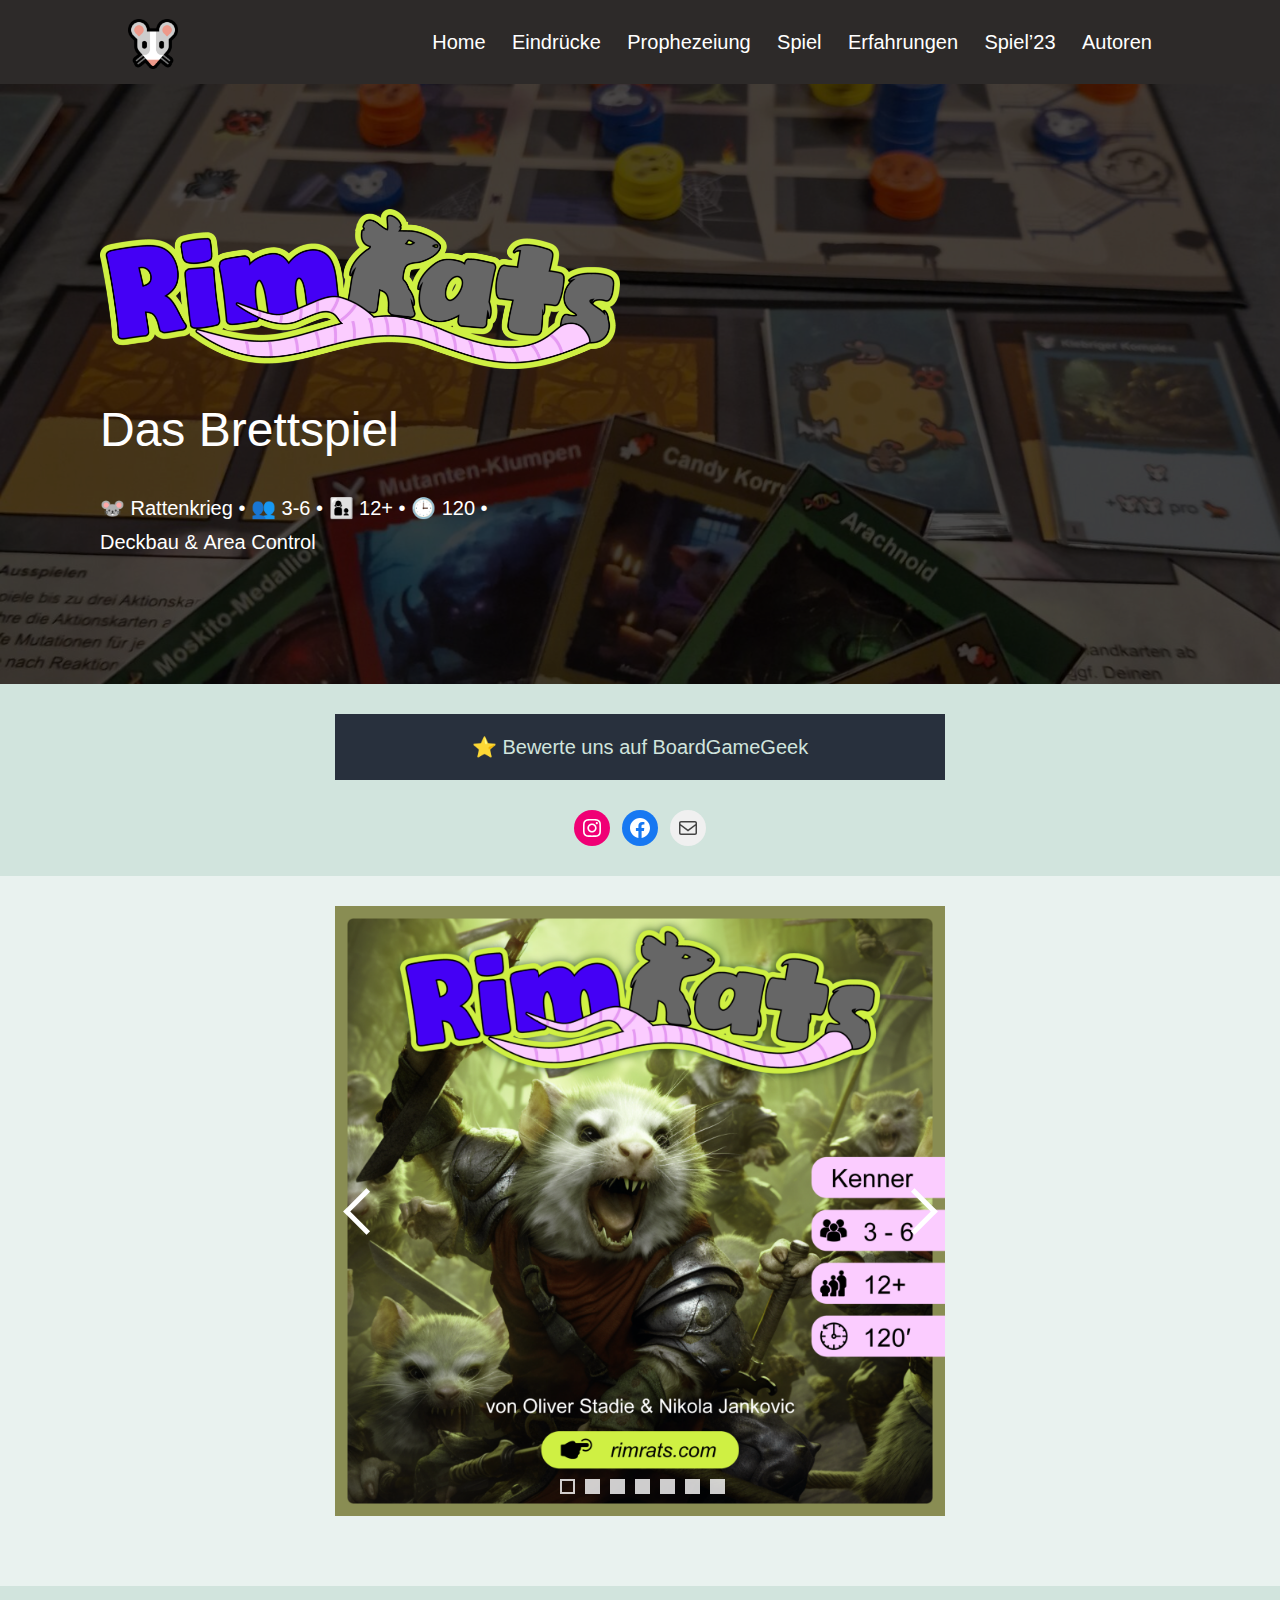
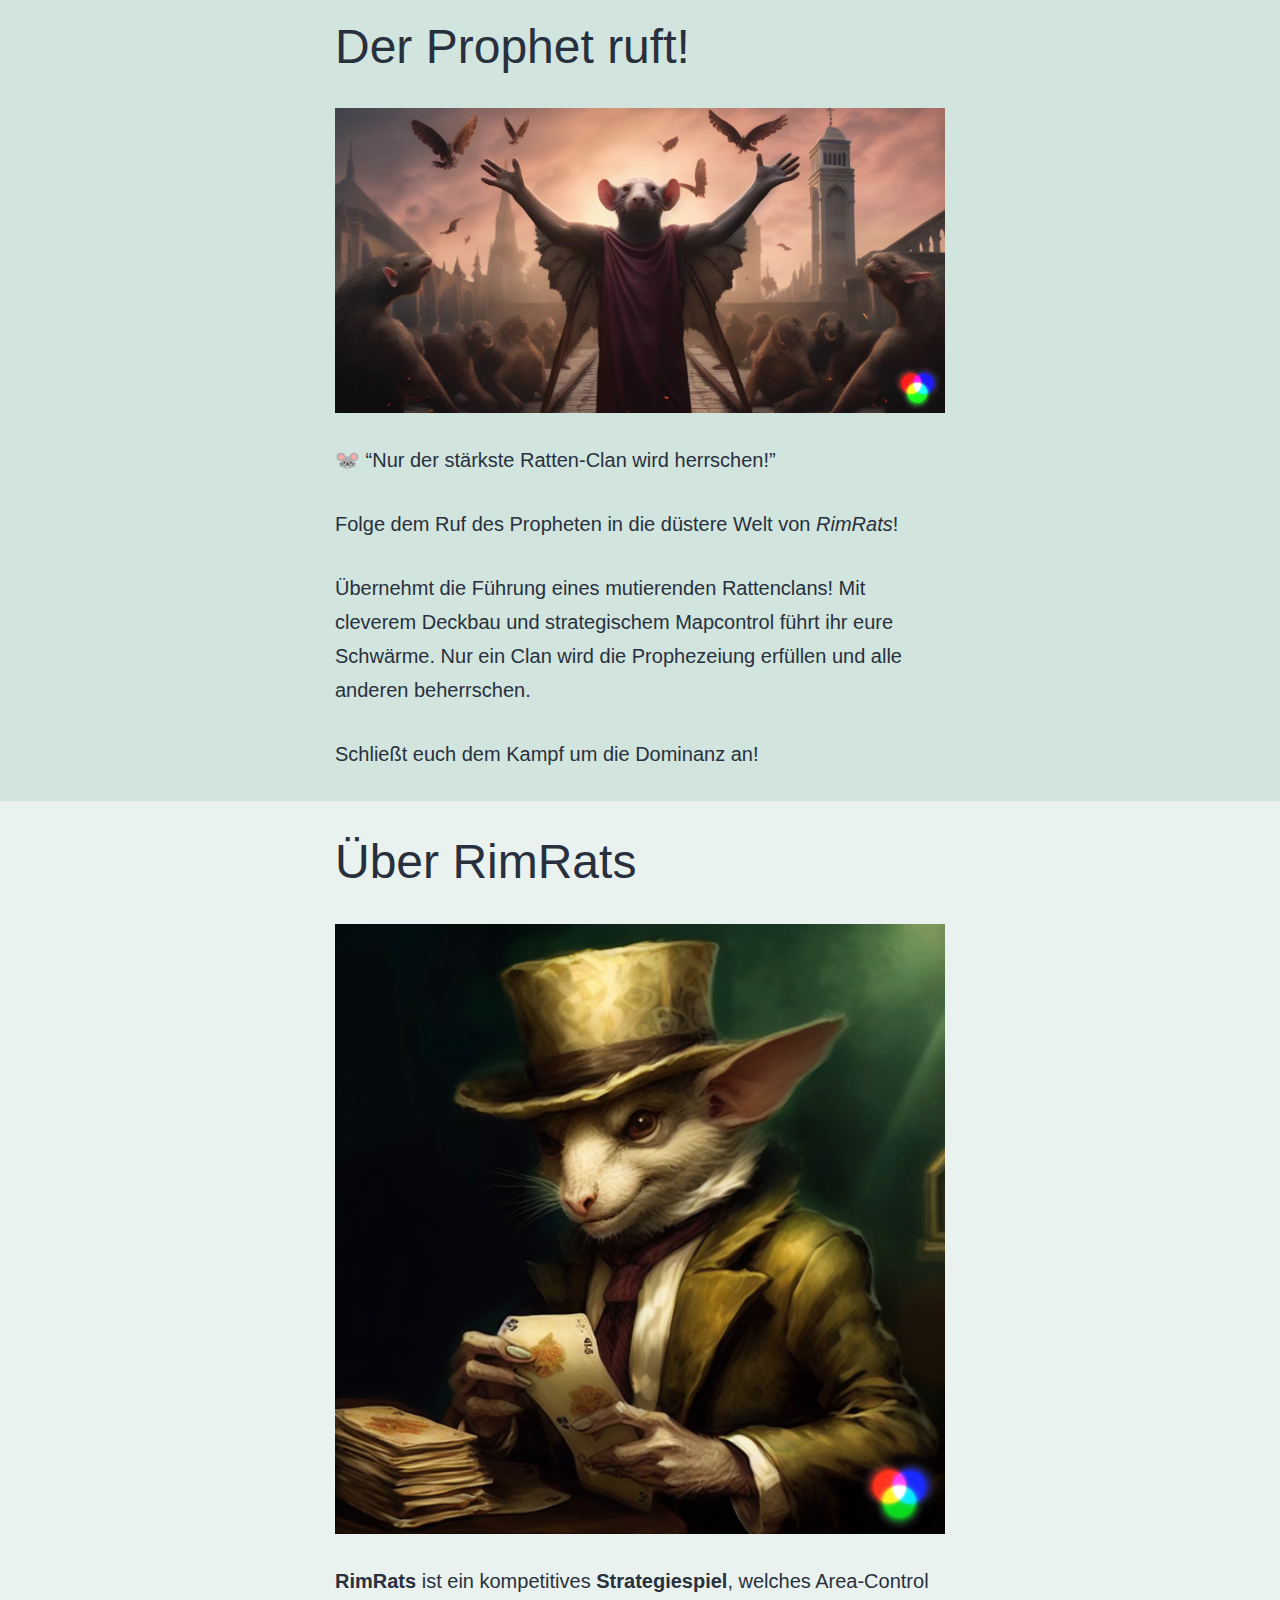
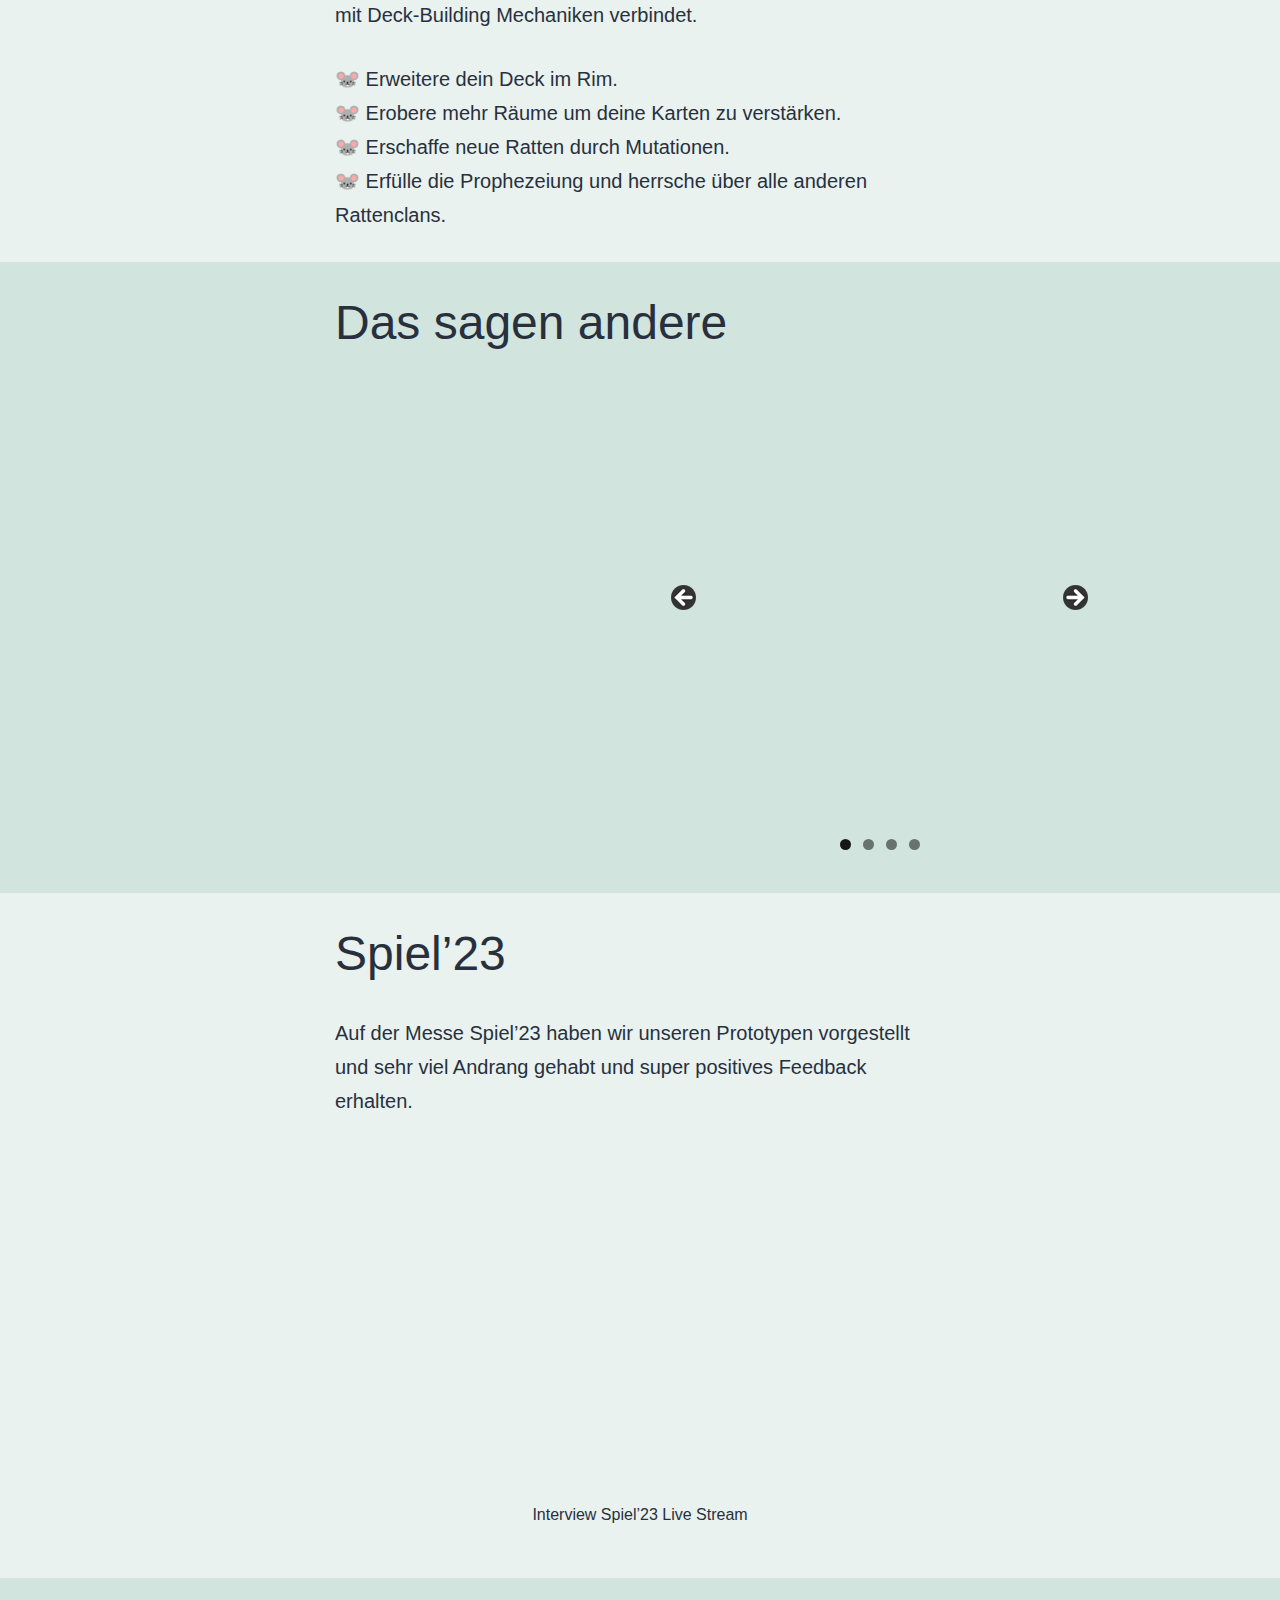
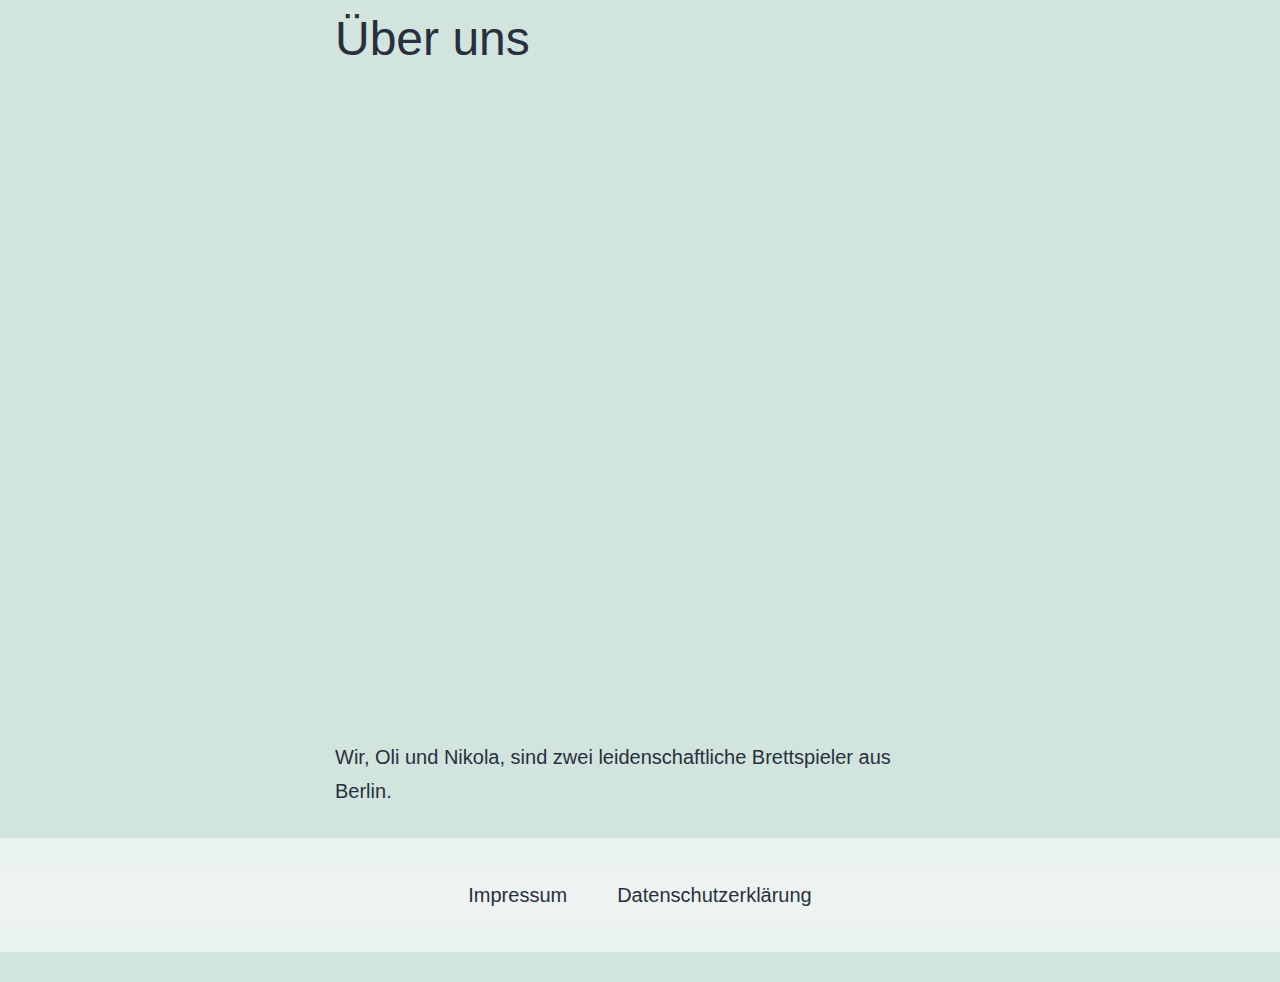
<file: index.html>
<!DOCTYPE html>
<html lang="de-DE">
  <head>
    <meta charset="UTF-8" />
    <meta name="viewport" content="width=device-width, initial-scale=1" />
    <title>
      RimRats &#8211; Board Game &#8211; 🐭 Brettspiel | Rattenkrieg | 👥 3-6 |
      👩‍👦 12+ | 🕒 120 | Deck &amp; Area Control
    </title>
    <meta name="robots" content="max-image-preview:large" />
    <script
      id="cookieyes"
      type="text/javascript"
      src="https://cdn-cookieyes.com/client_data/ebce158352aaf548c0206f7c/script.js"
    ></script>
    <link rel="dns-prefetch" href="//stats.wp.com" />
    <link
      rel="alternate"
      type="application/rss+xml"
      title="RimRats - Board Game &raquo; Feed"
      href="/feed/"
    />
    <link
      rel="alternate"
      type="application/rss+xml"
      title="RimRats - Board Game &raquo; Kommentar-Feed"
      href="/comments/feed/"
    />
    <script>
      window._wpemojiSettings = {
        baseUrl: "https:\/\/s.w.org\/images\/core\/emoji\/15.0.3\/72x72\/",
        ext: ".png",
        svgUrl: "https:\/\/s.w.org\/images\/core\/emoji\/15.0.3\/svg\/",
        svgExt: ".svg",
        source: {
          concatemoji: "\/wp-includes\/js\/wp-emoji-release.min.js?ver=6.6.2",
        },
      };
      /*! This file is auto-generated */
      !(function (i, n) {
        var o, s, e;
        function c(e) {
          try {
            var t = { supportTests: e, timestamp: new Date().valueOf() };
            sessionStorage.setItem(o, JSON.stringify(t));
          } catch (e) {}
        }
        function p(e, t, n) {
          e.clearRect(0, 0, e.canvas.width, e.canvas.height),
            e.fillText(t, 0, 0);
          var t = new Uint32Array(
              e.getImageData(0, 0, e.canvas.width, e.canvas.height).data
            ),
            r =
              (e.clearRect(0, 0, e.canvas.width, e.canvas.height),
              e.fillText(n, 0, 0),
              new Uint32Array(
                e.getImageData(0, 0, e.canvas.width, e.canvas.height).data
              ));
          return t.every(function (e, t) {
            return e === r[t];
          });
        }
        function u(e, t, n) {
          switch (t) {
            case "flag":
              return n(e, "🏳️‍⚧️", "🏳️​⚧️")
                ? !1
                : !n(e, "🇺🇳", "🇺​🇳") && !n(e, "🏴󠁧󠁢󠁥󠁮󠁧󠁿", "🏴​󠁧​󠁢​󠁥​󠁮​󠁧​󠁿");
            case "emoji":
              return !n(e, "🐦‍⬛", "🐦​⬛");
          }
          return !1;
        }
        function f(e, t, n) {
          var r =
              "undefined" != typeof WorkerGlobalScope &&
              self instanceof WorkerGlobalScope
                ? new OffscreenCanvas(300, 150)
                : i.createElement("canvas"),
            a = r.getContext("2d", { willReadFrequently: !0 }),
            o = ((a.textBaseline = "top"), (a.font = "600 32px Arial"), {});
          return (
            e.forEach(function (e) {
              o[e] = t(a, e, n);
            }),
            o
          );
        }
        function t(e) {
          var t = i.createElement("script");
          (t.src = e), (t.defer = !0), i.head.appendChild(t);
        }
        "undefined" != typeof Promise &&
          ((o = "wpEmojiSettingsSupports"),
          (s = ["flag", "emoji"]),
          (n.supports = { everything: !0, everythingExceptFlag: !0 }),
          (e = new Promise(function (e) {
            i.addEventListener("DOMContentLoaded", e, { once: !0 });
          })),
          new Promise(function (t) {
            var n = (function () {
              try {
                var e = JSON.parse(sessionStorage.getItem(o));
                if (
                  "object" == typeof e &&
                  "number" == typeof e.timestamp &&
                  new Date().valueOf() < e.timestamp + 604800 &&
                  "object" == typeof e.supportTests
                )
                  return e.supportTests;
              } catch (e) {}
              return null;
            })();
            if (!n) {
              if (
                "undefined" != typeof Worker &&
                "undefined" != typeof OffscreenCanvas &&
                "undefined" != typeof URL &&
                URL.createObjectURL &&
                "undefined" != typeof Blob
              )
                try {
                  var e =
                      "postMessage(" +
                      f.toString() +
                      "(" +
                      [JSON.stringify(s), u.toString(), p.toString()].join(
                        ","
                      ) +
                      "));",
                    r = new Blob([e], { type: "text/javascript" }),
                    a = new Worker(URL.createObjectURL(r), {
                      name: "wpTestEmojiSupports",
                    });
                  return void (a.onmessage = function (e) {
                    c((n = e.data)), a.terminate(), t(n);
                  });
                } catch (e) {}
              c((n = f(s, u, p)));
            }
            t(n);
          })
            .then(function (e) {
              for (var t in e)
                (n.supports[t] = e[t]),
                  (n.supports.everything =
                    n.supports.everything && n.supports[t]),
                  "flag" !== t &&
                    (n.supports.everythingExceptFlag =
                      n.supports.everythingExceptFlag && n.supports[t]);
              (n.supports.everythingExceptFlag =
                n.supports.everythingExceptFlag && !n.supports.flag),
                (n.DOMReady = !1),
                (n.readyCallback = function () {
                  n.DOMReady = !0;
                });
            })
            .then(function () {
              return e;
            })
            .then(function () {
              var e;
              n.supports.everything ||
                (n.readyCallback(),
                (e = n.source || {}).concatemoji
                  ? t(e.concatemoji)
                  : e.wpemoji && e.twemoji && (t(e.twemoji), t(e.wpemoji)));
            }));
      })((window, document), window._wpemojiSettings);
    </script>
    <style id="wp-emoji-styles-inline-css">
      img.wp-smiley,
      img.emoji {
        display: inline !important;
        border: none !important;
        box-shadow: none !important;
        height: 1em !important;
        width: 1em !important;
        margin: 0 0.07em !important;
        vertical-align: -0.1em !important;
        background: none !important;
        padding: 0 !important;
      }
    </style>
    <link
      rel="stylesheet"
      id="wp-block-library-css"
      href="/wp-includes/css/dist/block-library/style.min.css?ver=6.6.2"
      media="all"
    />
    <style id="wp-block-library-theme-inline-css">
      .wp-block-audio :where(figcaption) {
        color: #555;
        font-size: 13px;
        text-align: center;
      }
      .is-dark-theme .wp-block-audio :where(figcaption) {
        color: #ffffffa6;
      }
      .wp-block-audio {
        margin: 0 0 1em;
      }
      .wp-block-code {
        border: 1px solid #ccc;
        border-radius: 4px;
        font-family: Menlo, Consolas, monaco, monospace;
        padding: 0.8em 1em;
      }
      .wp-block-embed :where(figcaption) {
        color: #555;
        font-size: 13px;
        text-align: center;
      }
      .is-dark-theme .wp-block-embed :where(figcaption) {
        color: #ffffffa6;
      }
      .wp-block-embed {
        margin: 0 0 1em;
      }
      .blocks-gallery-caption {
        color: #555;
        font-size: 13px;
        text-align: center;
      }
      .is-dark-theme .blocks-gallery-caption {
        color: #ffffffa6;
      }
      :root :where(.wp-block-image figcaption) {
        color: #555;
        font-size: 13px;
        text-align: center;
      }
      .is-dark-theme :root :where(.wp-block-image figcaption) {
        color: #ffffffa6;
      }
      .wp-block-image {
        margin: 0 0 1em;
      }
      .wp-block-pullquote {
        border-bottom: 4px solid;
        border-top: 4px solid;
        color: currentColor;
        margin-bottom: 1.75em;
      }
      .wp-block-pullquote cite,
      .wp-block-pullquote footer,
      .wp-block-pullquote__citation {
        color: currentColor;
        font-size: 0.8125em;
        font-style: normal;
        text-transform: uppercase;
      }
      .wp-block-quote {
        border-left: 0.25em solid;
        margin: 0 0 1.75em;
        padding-left: 1em;
      }
      .wp-block-quote cite,
      .wp-block-quote footer {
        color: currentColor;
        font-size: 0.8125em;
        font-style: normal;
        position: relative;
      }
      .wp-block-quote.has-text-align-right {
        border-left: none;
        border-right: 0.25em solid;
        padding-left: 0;
        padding-right: 1em;
      }
      .wp-block-quote.has-text-align-center {
        border: none;
        padding-left: 0;
      }
      .wp-block-quote.is-large,
      .wp-block-quote.is-style-large,
      .wp-block-quote.is-style-plain {
        border: none;
      }
      .wp-block-search .wp-block-search__label {
        font-weight: 700;
      }
      .wp-block-search__button {
        border: 1px solid #ccc;
        padding: 0.375em 0.625em;
      }
      :where(.wp-block-group.has-background) {
        padding: 1.25em 2.375em;
      }
      .wp-block-separator.has-css-opacity {
        opacity: 0.4;
      }
      .wp-block-separator {
        border: none;
        border-bottom: 2px solid;
        margin-left: auto;
        margin-right: auto;
      }
      .wp-block-separator.has-alpha-channel-opacity {
        opacity: 1;
      }
      .wp-block-separator:not(.is-style-wide):not(.is-style-dots) {
        width: 100px;
      }
      .wp-block-separator.has-background:not(.is-style-dots) {
        border-bottom: none;
        height: 1px;
      }
      .wp-block-separator.has-background:not(.is-style-wide):not(
          .is-style-dots
        ) {
        height: 2px;
      }
      .wp-block-table {
        margin: 0 0 1em;
      }
      .wp-block-table td,
      .wp-block-table th {
        word-break: normal;
      }
      .wp-block-table :where(figcaption) {
        color: #555;
        font-size: 13px;
        text-align: center;
      }
      .is-dark-theme .wp-block-table :where(figcaption) {
        color: #ffffffa6;
      }
      .wp-block-video :where(figcaption) {
        color: #555;
        font-size: 13px;
        text-align: center;
      }
      .is-dark-theme .wp-block-video :where(figcaption) {
        color: #ffffffa6;
      }
      .wp-block-video {
        margin: 0 0 1em;
      }
      :root :where(.wp-block-template-part.has-background) {
        margin-bottom: 0;
        margin-top: 0;
        padding: 1.25em 2.375em;
      }
    </style>
    <link
      rel="stylesheet"
      id="mediaelement-css"
      href="/wp-includes/js/mediaelement/mediaelementplayer-legacy.min.css?ver=4.2.17"
      media="all"
    />
    <link
      rel="stylesheet"
      id="wp-mediaelement-css"
      href="/wp-includes/js/mediaelement/wp-mediaelement.min.css?ver=6.6.2"
      media="all"
    />
    <style id="jetpack-sharing-buttons-style-inline-css">
      .jetpack-sharing-buttons__services-list {
        display: flex;
        flex-direction: row;
        flex-wrap: wrap;
        gap: 0;
        list-style-type: none;
        margin: 5px;
        padding: 0;
      }
      .jetpack-sharing-buttons__services-list.has-small-icon-size {
        font-size: 12px;
      }
      .jetpack-sharing-buttons__services-list.has-normal-icon-size {
        font-size: 16px;
      }
      .jetpack-sharing-buttons__services-list.has-large-icon-size {
        font-size: 24px;
      }
      .jetpack-sharing-buttons__services-list.has-huge-icon-size {
        font-size: 36px;
      }
      @media print {
        .jetpack-sharing-buttons__services-list {
          display: none !important;
        }
      }
      .editor-styles-wrapper .wp-block-jetpack-sharing-buttons {
        gap: 0;
        padding-inline-start: 0;
      }
      ul.jetpack-sharing-buttons__services-list.has-background {
        padding: 1.25em 2.375em;
      }
    </style>
    <link
      rel="stylesheet"
      id="twenty-twenty-one-custom-color-overrides-css"
      href="/wp-content/themes/twentytwentyone/assets/css/custom-color-overrides.css?ver=2.3"
      media="all"
    />
    <style id="classic-theme-styles-inline-css">
      /*! This file is auto-generated */
      .wp-block-button__link {
        color: #fff;
        background-color: #32373c;
        border-radius: 9999px;
        box-shadow: none;
        text-decoration: none;
        padding: calc(0.667em + 2px) calc(1.333em + 2px);
        font-size: 1.125em;
      }
      .wp-block-file__button {
        background: #32373c;
        color: #fff;
        text-decoration: none;
      }
    </style>
    <style id="global-styles-inline-css">
      :root {
        --wp--preset--aspect-ratio--square: 1;
        --wp--preset--aspect-ratio--4-3: 4/3;
        --wp--preset--aspect-ratio--3-4: 3/4;
        --wp--preset--aspect-ratio--3-2: 3/2;
        --wp--preset--aspect-ratio--2-3: 2/3;
        --wp--preset--aspect-ratio--16-9: 16/9;
        --wp--preset--aspect-ratio--9-16: 9/16;
        --wp--preset--color--black: #000000;
        --wp--preset--color--cyan-bluish-gray: #abb8c3;
        --wp--preset--color--white: #ffffff;
        --wp--preset--color--pale-pink: #f78da7;
        --wp--preset--color--vivid-red: #cf2e2e;
        --wp--preset--color--luminous-vivid-orange: #ff6900;
        --wp--preset--color--luminous-vivid-amber: #fcb900;
        --wp--preset--color--light-green-cyan: #7bdcb5;
        --wp--preset--color--vivid-green-cyan: #00d084;
        --wp--preset--color--pale-cyan-blue: #8ed1fc;
        --wp--preset--color--vivid-cyan-blue: #0693e3;
        --wp--preset--color--vivid-purple: #9b51e0;
        --wp--preset--color--dark-gray: #28303d;
        --wp--preset--color--gray: #39414d;
        --wp--preset--color--green: #d1e4dd;
        --wp--preset--color--blue: #d1dfe4;
        --wp--preset--color--purple: #d1d1e4;
        --wp--preset--color--red: #e4d1d1;
        --wp--preset--color--orange: #e4dad1;
        --wp--preset--color--yellow: #eeeadd;
        --wp--preset--gradient--vivid-cyan-blue-to-vivid-purple: linear-gradient(
          135deg,
          rgba(6, 147, 227, 1) 0%,
          rgb(155, 81, 224) 100%
        );
        --wp--preset--gradient--light-green-cyan-to-vivid-green-cyan: linear-gradient(
          135deg,
          rgb(122, 220, 180) 0%,
          rgb(0, 208, 130) 100%
        );
        --wp--preset--gradient--luminous-vivid-amber-to-luminous-vivid-orange: linear-gradient(
          135deg,
          rgba(252, 185, 0, 1) 0%,
          rgba(255, 105, 0, 1) 100%
        );
        --wp--preset--gradient--luminous-vivid-orange-to-vivid-red: linear-gradient(
          135deg,
          rgba(255, 105, 0, 1) 0%,
          rgb(207, 46, 46) 100%
        );
        --wp--preset--gradient--very-light-gray-to-cyan-bluish-gray: linear-gradient(
          135deg,
          rgb(238, 238, 238) 0%,
          rgb(169, 184, 195) 100%
        );
        --wp--preset--gradient--cool-to-warm-spectrum: linear-gradient(
          135deg,
          rgb(74, 234, 220) 0%,
          rgb(151, 120, 209) 20%,
          rgb(207, 42, 186) 40%,
          rgb(238, 44, 130) 60%,
          rgb(251, 105, 98) 80%,
          rgb(254, 248, 76) 100%
        );
        --wp--preset--gradient--blush-light-purple: linear-gradient(
          135deg,
          rgb(255, 206, 236) 0%,
          rgb(152, 150, 240) 100%
        );
        --wp--preset--gradient--blush-bordeaux: linear-gradient(
          135deg,
          rgb(254, 205, 165) 0%,
          rgb(254, 45, 45) 50%,
          rgb(107, 0, 62) 100%
        );
        --wp--preset--gradient--luminous-dusk: linear-gradient(
          135deg,
          rgb(255, 203, 112) 0%,
          rgb(199, 81, 192) 50%,
          rgb(65, 88, 208) 100%
        );
        --wp--preset--gradient--pale-ocean: linear-gradient(
          135deg,
          rgb(255, 245, 203) 0%,
          rgb(182, 227, 212) 50%,
          rgb(51, 167, 181) 100%
        );
        --wp--preset--gradient--electric-grass: linear-gradient(
          135deg,
          rgb(202, 248, 128) 0%,
          rgb(113, 206, 126) 100%
        );
        --wp--preset--gradient--midnight: linear-gradient(
          135deg,
          rgb(2, 3, 129) 0%,
          rgb(40, 116, 252) 100%
        );
        --wp--preset--gradient--purple-to-yellow: linear-gradient(
          160deg,
          #d1d1e4 0%,
          #eeeadd 100%
        );
        --wp--preset--gradient--yellow-to-purple: linear-gradient(
          160deg,
          #eeeadd 0%,
          #d1d1e4 100%
        );
        --wp--preset--gradient--green-to-yellow: linear-gradient(
          160deg,
          #d1e4dd 0%,
          #eeeadd 100%
        );
        --wp--preset--gradient--yellow-to-green: linear-gradient(
          160deg,
          #eeeadd 0%,
          #d1e4dd 100%
        );
        --wp--preset--gradient--red-to-yellow: linear-gradient(
          160deg,
          #e4d1d1 0%,
          #eeeadd 100%
        );
        --wp--preset--gradient--yellow-to-red: linear-gradient(
          160deg,
          #eeeadd 0%,
          #e4d1d1 100%
        );
        --wp--preset--gradient--purple-to-red: linear-gradient(
          160deg,
          #d1d1e4 0%,
          #e4d1d1 100%
        );
        --wp--preset--gradient--red-to-purple: linear-gradient(
          160deg,
          #e4d1d1 0%,
          #d1d1e4 100%
        );
        --wp--preset--font-size--small: 18px;
        --wp--preset--font-size--medium: 20px;
        --wp--preset--font-size--large: 24px;
        --wp--preset--font-size--x-large: 42px;
        --wp--preset--font-size--extra-small: 16px;
        --wp--preset--font-size--normal: 20px;
        --wp--preset--font-size--extra-large: 40px;
        --wp--preset--font-size--huge: 96px;
        --wp--preset--font-size--gigantic: 144px;
        --wp--preset--spacing--20: 0.44rem;
        --wp--preset--spacing--30: 0.67rem;
        --wp--preset--spacing--40: 1rem;
        --wp--preset--spacing--50: 1.5rem;
        --wp--preset--spacing--60: 2.25rem;
        --wp--preset--spacing--70: 3.38rem;
        --wp--preset--spacing--80: 5.06rem;
        --wp--preset--shadow--natural: 6px 6px 9px rgba(0, 0, 0, 0.2);
        --wp--preset--shadow--deep: 12px 12px 50px rgba(0, 0, 0, 0.4);
        --wp--preset--shadow--sharp: 6px 6px 0px rgba(0, 0, 0, 0.2);
        --wp--preset--shadow--outlined: 6px 6px 0px -3px rgba(255, 255, 255, 1),
          6px 6px rgba(0, 0, 0, 1);
        --wp--preset--shadow--crisp: 6px 6px 0px rgba(0, 0, 0, 1);
      }
      :where(.is-layout-flex) {
        gap: 0.5em;
      }
      :where(.is-layout-grid) {
        gap: 0.5em;
      }
      body .is-layout-flex {
        display: flex;
      }
      .is-layout-flex {
        flex-wrap: wrap;
        align-items: center;
      }
      .is-layout-flex > :is(*, div) {
        margin: 0;
      }
      body .is-layout-grid {
        display: grid;
      }
      .is-layout-grid > :is(*, div) {
        margin: 0;
      }
      :where(.wp-block-columns.is-layout-flex) {
        gap: 2em;
      }
      :where(.wp-block-columns.is-layout-grid) {
        gap: 2em;
      }
      :where(.wp-block-post-template.is-layout-flex) {
        gap: 1.25em;
      }
      :where(.wp-block-post-template.is-layout-grid) {
        gap: 1.25em;
      }
      .has-black-color {
        color: var(--wp--preset--color--black) !important;
      }
      .has-cyan-bluish-gray-color {
        color: var(--wp--preset--color--cyan-bluish-gray) !important;
      }
      .has-white-color {
        color: var(--wp--preset--color--white) !important;
      }
      .has-pale-pink-color {
        color: var(--wp--preset--color--pale-pink) !important;
      }
      .has-vivid-red-color {
        color: var(--wp--preset--color--vivid-red) !important;
      }
      .has-luminous-vivid-orange-color {
        color: var(--wp--preset--color--luminous-vivid-orange) !important;
      }
      .has-luminous-vivid-amber-color {
        color: var(--wp--preset--color--luminous-vivid-amber) !important;
      }
      .has-light-green-cyan-color {
        color: var(--wp--preset--color--light-green-cyan) !important;
      }
      .has-vivid-green-cyan-color {
        color: var(--wp--preset--color--vivid-green-cyan) !important;
      }
      .has-pale-cyan-blue-color {
        color: var(--wp--preset--color--pale-cyan-blue) !important;
      }
      .has-vivid-cyan-blue-color {
        color: var(--wp--preset--color--vivid-cyan-blue) !important;
      }
      .has-vivid-purple-color {
        color: var(--wp--preset--color--vivid-purple) !important;
      }
      .has-black-background-color {
        background-color: var(--wp--preset--color--black) !important;
      }
      .has-cyan-bluish-gray-background-color {
        background-color: var(--wp--preset--color--cyan-bluish-gray) !important;
      }
      .has-white-background-color {
        background-color: var(--wp--preset--color--white) !important;
      }
      .has-pale-pink-background-color {
        background-color: var(--wp--preset--color--pale-pink) !important;
      }
      .has-vivid-red-background-color {
        background-color: var(--wp--preset--color--vivid-red) !important;
      }
      .has-luminous-vivid-orange-background-color {
        background-color: var(
          --wp--preset--color--luminous-vivid-orange
        ) !important;
      }
      .has-luminous-vivid-amber-background-color {
        background-color: var(
          --wp--preset--color--luminous-vivid-amber
        ) !important;
      }
      .has-light-green-cyan-background-color {
        background-color: var(--wp--preset--color--light-green-cyan) !important;
      }
      .has-vivid-green-cyan-background-color {
        background-color: var(--wp--preset--color--vivid-green-cyan) !important;
      }
      .has-pale-cyan-blue-background-color {
        background-color: var(--wp--preset--color--pale-cyan-blue) !important;
      }
      .has-vivid-cyan-blue-background-color {
        background-color: var(--wp--preset--color--vivid-cyan-blue) !important;
      }
      .has-vivid-purple-background-color {
        background-color: var(--wp--preset--color--vivid-purple) !important;
      }
      .has-black-border-color {
        border-color: var(--wp--preset--color--black) !important;
      }
      .has-cyan-bluish-gray-border-color {
        border-color: var(--wp--preset--color--cyan-bluish-gray) !important;
      }
      .has-white-border-color {
        border-color: var(--wp--preset--color--white) !important;
      }
      .has-pale-pink-border-color {
        border-color: var(--wp--preset--color--pale-pink) !important;
      }
      .has-vivid-red-border-color {
        border-color: var(--wp--preset--color--vivid-red) !important;
      }
      .has-luminous-vivid-orange-border-color {
        border-color: var(
          --wp--preset--color--luminous-vivid-orange
        ) !important;
      }
      .has-luminous-vivid-amber-border-color {
        border-color: var(--wp--preset--color--luminous-vivid-amber) !important;
      }
      .has-light-green-cyan-border-color {
        border-color: var(--wp--preset--color--light-green-cyan) !important;
      }
      .has-vivid-green-cyan-border-color {
        border-color: var(--wp--preset--color--vivid-green-cyan) !important;
      }
      .has-pale-cyan-blue-border-color {
        border-color: var(--wp--preset--color--pale-cyan-blue) !important;
      }
      .has-vivid-cyan-blue-border-color {
        border-color: var(--wp--preset--color--vivid-cyan-blue) !important;
      }
      .has-vivid-purple-border-color {
        border-color: var(--wp--preset--color--vivid-purple) !important;
      }
      .has-vivid-cyan-blue-to-vivid-purple-gradient-background {
        background: var(
          --wp--preset--gradient--vivid-cyan-blue-to-vivid-purple
        ) !important;
      }
      .has-light-green-cyan-to-vivid-green-cyan-gradient-background {
        background: var(
          --wp--preset--gradient--light-green-cyan-to-vivid-green-cyan
        ) !important;
      }
      .has-luminous-vivid-amber-to-luminous-vivid-orange-gradient-background {
        background: var(
          --wp--preset--gradient--luminous-vivid-amber-to-luminous-vivid-orange
        ) !important;
      }
      .has-luminous-vivid-orange-to-vivid-red-gradient-background {
        background: var(
          --wp--preset--gradient--luminous-vivid-orange-to-vivid-red
        ) !important;
      }
      .has-very-light-gray-to-cyan-bluish-gray-gradient-background {
        background: var(
          --wp--preset--gradient--very-light-gray-to-cyan-bluish-gray
        ) !important;
      }
      .has-cool-to-warm-spectrum-gradient-background {
        background: var(
          --wp--preset--gradient--cool-to-warm-spectrum
        ) !important;
      }
      .has-blush-light-purple-gradient-background {
        background: var(--wp--preset--gradient--blush-light-purple) !important;
      }
      .has-blush-bordeaux-gradient-background {
        background: var(--wp--preset--gradient--blush-bordeaux) !important;
      }
      .has-luminous-dusk-gradient-background {
        background: var(--wp--preset--gradient--luminous-dusk) !important;
      }
      .has-pale-ocean-gradient-background {
        background: var(--wp--preset--gradient--pale-ocean) !important;
      }
      .has-electric-grass-gradient-background {
        background: var(--wp--preset--gradient--electric-grass) !important;
      }
      .has-midnight-gradient-background {
        background: var(--wp--preset--gradient--midnight) !important;
      }
      .has-small-font-size {
        font-size: var(--wp--preset--font-size--small) !important;
      }
      .has-medium-font-size {
        font-size: var(--wp--preset--font-size--medium) !important;
      }
      .has-large-font-size {
        font-size: var(--wp--preset--font-size--large) !important;
      }
      .has-x-large-font-size {
        font-size: var(--wp--preset--font-size--x-large) !important;
      }
      :where(.wp-block-post-template.is-layout-flex) {
        gap: 1.25em;
      }
      :where(.wp-block-post-template.is-layout-grid) {
        gap: 1.25em;
      }
      :where(.wp-block-columns.is-layout-flex) {
        gap: 2em;
      }
      :where(.wp-block-columns.is-layout-grid) {
        gap: 2em;
      }
      :root :where(.wp-block-pullquote) {
        font-size: 1.5em;
        line-height: 1.6;
      }
    </style>
    <link
      rel="stylesheet"
      id="language-switcher-frontend-css"
      href="/wp-content/plugins/language-switcher/assets/css/frontend-1.0.1.css?ver=1726072104"
      media="all"
    />
    <link
      rel="stylesheet"
      id="language-switcher-dropdown-css"
      href="/wp-content/plugins/language-switcher/assets/css/jquery.dropdown.css?ver=1726072104"
      media="all"
    />
    <link
      rel="stylesheet"
      id="twenty-twenty-one-style-css"
      href="/wp-content/themes/twentytwentyone/style.css?ver=2.3"
      media="all"
    />
    <link
      rel="stylesheet"
      id="twenty-twenty-one-print-style-css"
      href="/wp-content/themes/twentytwentyone/assets/css/print.css?ver=2.3"
      media="print"
    />
    <link
      rel="stylesheet"
      id="twentytwentyone-jetpack-css"
      href="/wp-content/plugins/jetpack/modules/theme-tools/compat/twentytwentyone.css?ver=13.8.1"
      media="all"
    />
    <link
      rel="stylesheet"
      id="newsletter-css"
      href="/wp-content/plugins/newsletter/style.css?ver=8.5.0"
      media="all"
    />
    <link
      rel="stylesheet"
      id="aurora-heatmap-css"
      href="/wp-content/plugins/aurora-heatmap/style.css?ver=1.7.0"
      media="all"
    />
    <style id="kadence-blocks-global-variables-inline-css">
      :root {
        --global-kb-font-size-sm: clamp(0.8rem, 0.73rem + 0.217vw, 0.9rem);
        --global-kb-font-size-md: clamp(1.1rem, 0.995rem + 0.326vw, 1.25rem);
        --global-kb-font-size-lg: clamp(1.75rem, 1.576rem + 0.543vw, 2rem);
        --global-kb-font-size-xl: clamp(2.25rem, 1.728rem + 1.63vw, 3rem);
        --global-kb-font-size-xxl: clamp(2.5rem, 1.456rem + 3.26vw, 4rem);
        --global-kb-font-size-xxxl: clamp(2.75rem, 0.489rem + 7.065vw, 6rem);
      }
      :root {
        --global-palette1: #3182ce;
        --global-palette2: #2b6cb0;
        --global-palette3: #1a202c;
        --global-palette4: #2d3748;
        --global-palette5: #4a5568;
        --global-palette6: #718096;
        --global-palette7: #edf2f7;
        --global-palette8: #f7fafc;
        --global-palette9: #ffffff;
      }
    </style>
    <script id="language-switcher-switcher-js-after">
      function setLang(lang) {
        document.cookie = "lsw_f96b482c_m=" + lang + ";path=/;SameSite=Strict";
      }
      var links = document.querySelectorAll("link[hreflang]");
      for (var i = 0; i < links.length; i++) {
        var lang = links[i].hreflang;
        if (lang === "x-default") continue;
        var menus = document.querySelectorAll("a.menu-item-lang-" + lang);
        for (var j = 0; j < menus.length; j++) {
          menus[j].addEventListener("click", function (event) {
            setLang(lang);
          });
        }
      }
    </script>
    <script
      src="/wp-includes/js/jquery/jquery.min.js?ver=3.7.1"
      id="jquery-core-js"
    ></script>
    <script
      src="/wp-includes/js/jquery/jquery-migrate.min.js?ver=3.4.1"
      id="jquery-migrate-js"
    ></script>
    <script
      src="/wp-content/plugins/language-switcher/assets/js/jquery.dropdown.min.js?ver=1726072104"
      id="language-switcher-dropdown-js"
    ></script>
    <script id="twenty-twenty-one-ie11-polyfills-js-after">
      (Element.prototype.matches &&
        Element.prototype.closest &&
        window.NodeList &&
        NodeList.prototype.forEach) ||
        document.write(
          '<script src="/wp-content/themes/twentytwentyone/assets/js/polyfills.js?ver=2.3"><\/scr' +
            "ipt>"
        );
    </script>
    <script
      src="/wp-content/themes/twentytwentyone/assets/js/primary-navigation.js?ver=2.3"
      id="twenty-twenty-one-primary-navigation-script-js"
      defer
      data-wp-strategy="defer"
    ></script>
    <script id="aurora-heatmap-js-extra">
      var aurora_heatmap = {
        _mode: "reporter",
        ajax_url: "\/wp-admin\/admin-ajax.php",
        action: "aurora_heatmap",
        reports: "click_pc,click_mobile",
        debug: "0",
        ajax_delay_time: "3000",
        ajax_interval: "10",
        ajax_bulk: null,
      };
    </script>
    <script
      src="/wp-content/plugins/aurora-heatmap/js/aurora-heatmap.min.js?ver=1.7.0"
      id="aurora-heatmap-js"
    ></script>
    <link rel="https://api.w.org/" href="/wp-json/" />
    <link
      rel="alternate"
      title="JSON"
      type="application/json"
      href="/wp-json/wp/v2/pages/13"
    />
    <link
      rel="EditURI"
      type="application/rsd+xml"
      title="RSD"
      href="/xmlrpc.php?rsd"
    />
    <meta name="generator" content="WordPress 6.6.2" />
    <link rel="canonical" href="/" />
    <link rel="shortlink" href="/" />
    <link
      rel="alternate"
      title="oEmbed (JSON)"
      type="application/json+oembed"
      href="/wp-json/oembed/1.0/embed?url=https%3A%2F%2F%2F"
    />
    <link
      rel="alternate"
      title="oEmbed (XML)"
      type="text/xml+oembed"
      href="/wp-json/oembed/1.0/embed?url=https%3A%2F%2F%2F#038;format=xml"
    />
    <!-- start Simple Custom CSS and JS -->
    <style>
      .language-switcher {
        position: absolute; /* 'fixed' oder 'absolute', je nach Bedarf */
        top: 30px; /* Abstand von oben */
        right: 30px; /* Abstand von rechts */
        z-index: 9999; /* Stellen Sie sicher, dass es über anderen Elementen angezeigt wird */
      }
    </style>
    <!-- end Simple Custom CSS and JS -->
    <link rel="alternate" href="/" hreflang="x-default" />
    <link rel="alternate" href="/#038;lang=en" hreflang="en" />
    <link rel="alternate" href="/" hreflang="de" />
    <style>
      .lsw-if-en {
        display: none;
      }
    </style>
    <style>
      img#wpstats {
        display: none;
      }
    </style>
    <link
      rel="icon"
      href="/wp-content/uploads/2023/09/spawn-1-150x150.png"
      sizes="32x32"
    />
    <link
      rel="icon"
      href="/wp-content/uploads/2023/09/spawn-1.png"
      sizes="192x192"
    />
    <link
      rel="apple-touch-icon"
      href="/wp-content/uploads/2023/09/spawn-1.png"
    />
    <meta
      name="msapplication-TileImage"
      content="/wp-content/uploads/2023/09/spawn-1.png"
    />
    <style id="wp-custom-css">
      #masthead {
        padding: 0px 10%;
        margin: 0;
        min-width: 100%;
        background-color: #2d2a29;
      }

      #main {
        padding-top: 0;
      }

      .primary-navigation #primary-menu-list li.menu-item a {
        text-decoration-line: none;
      }

      .primary-navigation #primary-menu-list li.menu-item a:hover {
        text-decoration-line: underline;
      }

      .primary-navigation a:hover,
      .primary-navigation a:link,
      .primary-navigation a:visited {
        color: white;
      }

      .site-footer {
        display: none;
      }

      .custom-logo-link > img {
        height: 50px !important;
        max-height: 50px !important;
      }
    </style>
    <style id="wpforms-css-vars-root">
      :root {
        --wpforms-field-border-radius: 3px;
        --wpforms-field-border-style: solid;
        --wpforms-field-border-size: 1px;
        --wpforms-field-background-color: #ffffff;
        --wpforms-field-border-color: rgba(0, 0, 0, 0.25);
        --wpforms-field-border-color-spare: rgba(0, 0, 0, 0.25);
        --wpforms-field-text-color: rgba(0, 0, 0, 0.7);
        --wpforms-field-menu-color: #ffffff;
        --wpforms-label-color: rgba(0, 0, 0, 0.85);
        --wpforms-label-sublabel-color: rgba(0, 0, 0, 0.55);
        --wpforms-label-error-color: #d63637;
        --wpforms-button-border-radius: 3px;
        --wpforms-button-border-style: none;
        --wpforms-button-border-size: 1px;
        --wpforms-button-background-color: #066aab;
        --wpforms-button-border-color: #066aab;
        --wpforms-button-text-color: #ffffff;
        --wpforms-page-break-color: #066aab;
        --wpforms-background-image: none;
        --wpforms-background-position: center center;
        --wpforms-background-repeat: no-repeat;
        --wpforms-background-size: cover;
        --wpforms-background-width: 100px;
        --wpforms-background-height: 100px;
        --wpforms-background-color: rgba(0, 0, 0, 0);
        --wpforms-background-url: none;
        --wpforms-container-padding: 0px;
        --wpforms-container-border-style: none;
        --wpforms-container-border-width: 1px;
        --wpforms-container-border-color: #000000;
        --wpforms-container-border-radius: 3px;
        --wpforms-field-size-input-height: 43px;
        --wpforms-field-size-input-spacing: 15px;
        --wpforms-field-size-font-size: 16px;
        --wpforms-field-size-line-height: 19px;
        --wpforms-field-size-padding-h: 14px;
        --wpforms-field-size-checkbox-size: 16px;
        --wpforms-field-size-sublabel-spacing: 5px;
        --wpforms-field-size-icon-size: 1;
        --wpforms-label-size-font-size: 16px;
        --wpforms-label-size-line-height: 19px;
        --wpforms-label-size-sublabel-font-size: 14px;
        --wpforms-label-size-sublabel-line-height: 17px;
        --wpforms-button-size-font-size: 17px;
        --wpforms-button-size-height: 41px;
        --wpforms-button-size-padding-h: 15px;
        --wpforms-button-size-margin-top: 10px;
        --wpforms-container-shadow-size-box-shadow: none;
      }
    </style>
  </head>

  <body
    class="home page-template-default page page-id-13 wp-custom-logo wp-embed-responsive is-light-theme no-js singular has-main-navigation no-widgets"
  >
    <div id="page" class="site">
      <a class="skip-link screen-reader-text" href="#content">
        Zum Inhalt springen
      </a>

      <header id="masthead" class="site-header has-logo has-menu">
        <div class="site-branding">
          <div class="site-logo">
            <span class="custom-logo-link"
              ><img
                width="160"
                height="160"
                src="/wp-content/uploads/2023/09/spawn-1.png"
                class="custom-logo"
                alt=""
                decoding="async"
                srcset="
                  /wp-content/uploads/2023/09/spawn-1.png         160w,
                  /wp-content/uploads/2023/09/spawn-1-150x150.png 150w
                "
                sizes="(max-width: 160px) 100vw, 160px"
            /></span>
          </div>

          <h1 class="screen-reader-text">RimRats - Board Game</h1>
        </div>
        <!-- .site-branding -->

        <nav
          id="site-navigation"
          class="primary-navigation"
          aria-label="Hauptmenü"
        >
          <div class="menu-button-container">
            <button
              id="primary-mobile-menu"
              class="button"
              aria-controls="primary-menu-list"
              aria-expanded="false"
            >
              <span class="dropdown-icon open"
                >Menü
                <svg
                  class="svg-icon"
                  width="24"
                  height="24"
                  aria-hidden="true"
                  role="img"
                  focusable="false"
                  viewbox="0 0 24 24"
                  fill="none"
                  xmlns="http://www.w3.org/2000/svg"
                >
                  <path
                    fill-rule="evenodd"
                    clip-rule="evenodd"
                    d="M4.5 6H19.5V7.5H4.5V6ZM4.5 12H19.5V13.5H4.5V12ZM19.5 18H4.5V19.5H19.5V18Z"
                    fill="currentColor"
                  ></path>
                </svg>
              </span>
              <span class="dropdown-icon close"
                >Schließen
                <svg
                  class="svg-icon"
                  width="24"
                  height="24"
                  aria-hidden="true"
                  role="img"
                  focusable="false"
                  viewbox="0 0 24 24"
                  fill="none"
                  xmlns="http://www.w3.org/2000/svg"
                >
                  <path
                    fill-rule="evenodd"
                    clip-rule="evenodd"
                    d="M12 10.9394L5.53033 4.46973L4.46967 5.53039L10.9393 12.0001L4.46967 18.4697L5.53033 19.5304L12 13.0607L18.4697 19.5304L19.5303 18.4697L13.0607 12.0001L19.5303 5.53039L18.4697 4.46973L12 10.9394Z"
                    fill="currentColor"
                  ></path>
                </svg>
              </span></button
            ><!-- #primary-mobile-menu -->
          </div>
          <!-- .menu-button-container -->
          <div class="primary-menu-container">
            <ul id="primary-menu-list" class="menu-wrapper">
              <li
                id="menu-item-1501"
                class="menu-item menu-item-type-post_type menu-item-object-page menu-item-home current-menu-item page_item page-item-13 current_page_item menu-item-1501"
              >
                <a href="/" aria-current="page">Home</a>
              </li>
              <li
                id="menu-item-1497"
                class="menu-item menu-item-type-custom menu-item-object-custom current-menu-item menu-item-home menu-item-1497"
              >
                <a href="/#slideshow">Eindrücke</a>
              </li>
              <li
                id="menu-item-1469"
                class="menu-item menu-item-type-custom menu-item-object-custom current-menu-item menu-item-home menu-item-1469"
              >
                <a href="/#der-prophet-ruft">Prophezeiung</a>
              </li>
              <li
                id="menu-item-1498"
                class="menu-item menu-item-type-custom menu-item-object-custom current-menu-item menu-item-home menu-item-1498"
              >
                <a href="/#uber-rimrats">Spiel</a>
              </li>
              <li
                id="menu-item-1593"
                class="menu-item menu-item-type-custom menu-item-object-custom current-menu-item menu-item-home menu-item-1593"
              >
                <a href="/#das-sagen-andere">Erfahrungen</a>
              </li>
              <li
                id="menu-item-1594"
                class="menu-item menu-item-type-custom menu-item-object-custom current-menu-item menu-item-home menu-item-1594"
              >
                <a href="/#spiel23">Spiel&#8217;23</a>
              </li>
              <li
                id="menu-item-1499"
                class="menu-item menu-item-type-custom menu-item-object-custom current-menu-item menu-item-home menu-item-1499"
              >
                <a href="/#uber-uns">Autoren</a>
              </li>
            </ul>
          </div>
        </nav>
        <!-- #site-navigation -->
      </header>
      <!-- #masthead -->

      <div id="content" class="site-content">
        <div id="primary" class="content-area">
          <main id="main" class="site-main">
            <article
              id="post-13"
              class="post-13 page type-page status-publish hentry entry"
            >
              <div class="entry-content">
                <div class="wp-block-cover alignfull">
                  <span
                    aria-hidden="true"
                    class="wp-block-cover__background has-black-background-color has-background-dim-70 has-background-dim"
                  ></span
                  ><img
                    fetchpriority="high"
                    decoding="async"
                    width="1920"
                    height="2560"
                    class="wp-block-cover__image-background wp-image-1435"
                    alt=""
                    src="/wp-content/uploads/2023/11/20230927_191727-scaled.jpg"
                    style="object-position: 50% 50%"
                    data-object-fit="cover"
                    data-object-position="50% 50%"
                    srcset="
                      /wp-content/uploads/2023/11/20230927_191727-scaled.jpg    1920w,
                      /wp-content/uploads/2023/11/20230927_191727-225x300.jpg    225w,
                      /wp-content/uploads/2023/11/20230927_191727-768x1024.jpg   768w,
                      /wp-content/uploads/2023/11/20230927_191727-1152x1536.jpg 1152w,
                      /wp-content/uploads/2023/11/20230927_191727-1536x2048.jpg 1536w
                    "
                    sizes="(max-width: 1920px) 100vw, 1920px"
                  />
                  <div
                    class="wp-block-cover__inner-container is-layout-constrained wp-block-cover-is-layout-constrained"
                  >
                    <div
                      class="wp-block-columns alignwide are-vertically-aligned-center is-style-default is-layout-flex wp-container-core-columns-is-layout-1 wp-block-columns-is-layout-flex"
                    >
                      <div
                        class="wp-block-column is-vertically-aligned-center is-layout-flow wp-block-column-is-layout-flow"
                      >
                        <figure class="wp-block-image size-large">
                          <img
                            decoding="async"
                            width="1024"
                            height="315"
                            src="/wp-content/uploads/2023/09/logo-V2_Zeichenflache-1-1024x315.png"
                            alt="RimRats logo"
                            class="wp-image-14"
                            srcset="
                              /wp-content/uploads/2023/09/logo-V2_Zeichenflache-1-1024x315.png 1024w,
                              /wp-content/uploads/2023/09/logo-V2_Zeichenflache-1-300x92.png    300w,
                              /wp-content/uploads/2023/09/logo-V2_Zeichenflache-1-768x237.png   768w,
                              /wp-content/uploads/2023/09/logo-V2_Zeichenflache-1-1536x473.png 1536w,
                              /wp-content/uploads/2023/09/logo-V2_Zeichenflache-1-2048x631.png 2048w
                            "
                            sizes="(max-width: 1024px) 100vw, 1024px"
                          />
                        </figure>

                        <h2 class="wp-block-heading">Das Brettspiel</h2>

                        <p>
                          🐭&nbsp;Rattenkrieg • 👥&nbsp;3-6 • 👩‍👦&nbsp;12+ •
                          🕒&nbsp;120 •
                          Deckbau&nbsp;&amp;&nbsp;Area&nbsp;Control
                        </p>
                      </div>

                      <div
                        class="wp-block-column is-vertically-aligned-center is-layout-flow wp-block-column-is-layout-flow"
                      >
                        <figure
                          class="wp-block-image size-large is-resized is-style-default wp-duotone-unset-1"
                        >
                          <img
                            decoding="async"
                            width="1024"
                            height="1024"
                            src="/wp-content/uploads/2023/09/Verpackung-Cover-01-1024x1024.png"
                            alt=""
                            class="wp-image-18"
                            style="
                              aspect-ratio: 1;
                              object-fit: contain;
                              width: 500px;
                            "
                            srcset="
                              /wp-content/uploads/2023/09/Verpackung-Cover-01-1024x1024.png 1024w,
                              /wp-content/uploads/2023/09/Verpackung-Cover-01-300x300.png    300w,
                              /wp-content/uploads/2023/09/Verpackung-Cover-01-150x150.png    150w,
                              /wp-content/uploads/2023/09/Verpackung-Cover-01-768x768.png    768w,
                              /wp-content/uploads/2023/09/Verpackung-Cover-01-1536x1536.png 1536w,
                              /wp-content/uploads/2023/09/Verpackung-Cover-01-2048x2048.png 2048w,
                              /wp-content/uploads/2023/09/Verpackung-Cover-01-700x700.png    700w,
                              /wp-content/uploads/2023/09/Verpackung-Cover-01-620x620.png    620w,
                              /wp-content/uploads/2023/09/Verpackung-Cover-01-400x400.png    400w
                            "
                            sizes="(max-width: 1024px) 100vw, 1024px"
                          />
                        </figure>
                      </div>
                    </div>
                  </div>
                </div>

                <div class="wp-block-group">
                  <div
                    class="wp-block-group__inner-container is-layout-constrained wp-block-group-is-layout-constrained"
                  >
                    <div
                      class="wp-block-buttons is-layout-flex wp-block-buttons-is-layout-flex"
                    >
                      <div
                        class="wp-block-button has-custom-width wp-block-button__width-100"
                      >
                        <a
                          class="wp-block-button__link wp-element-button"
                          href="https://boardgamegeek.com/boardgame/397215/rimrats"
                          target="_blank"
                          rel="noopener"
                          >⭐ Bewerte uns auf BoardGameGeek</a
                        >
                      </div>
                    </div>

                    <ul
                      class="wp-block-social-links is-content-justification-center is-layout-flex wp-container-core-social-links-is-layout-1 wp-block-social-links-is-layout-flex"
                    >
                      <li
                        class="wp-social-link wp-social-link-instagram wp-block-social-link"
                      >
                        <a
                          rel="noopener nofollow"
                          target="_blank"
                          href="https://www.instagram.com/rimrats/"
                          class="wp-block-social-link-anchor"
                          ><svg
                            width="24"
                            height="24"
                            viewbox="0 0 24 24"
                            version="1.1"
                            xmlns="http://www.w3.org/2000/svg"
                            aria-hidden="true"
                            focusable="false"
                          >
                            <path
                              d="M12,4.622c2.403,0,2.688,0.009,3.637,0.052c0.877,0.04,1.354,0.187,1.671,0.31c0.42,0.163,0.72,0.358,1.035,0.673 c0.315,0.315,0.51,0.615,0.673,1.035c0.123,0.317,0.27,0.794,0.31,1.671c0.043,0.949,0.052,1.234,0.052,3.637 s-0.009,2.688-0.052,3.637c-0.04,0.877-0.187,1.354-0.31,1.671c-0.163,0.42-0.358,0.72-0.673,1.035 c-0.315,0.315-0.615,0.51-1.035,0.673c-0.317,0.123-0.794,0.27-1.671,0.31c-0.949,0.043-1.233,0.052-3.637,0.052 s-2.688-0.009-3.637-0.052c-0.877-0.04-1.354-0.187-1.671-0.31c-0.42-0.163-0.72-0.358-1.035-0.673 c-0.315-0.315-0.51-0.615-0.673-1.035c-0.123-0.317-0.27-0.794-0.31-1.671C4.631,14.688,4.622,14.403,4.622,12 s0.009-2.688,0.052-3.637c0.04-0.877,0.187-1.354,0.31-1.671c0.163-0.42,0.358-0.72,0.673-1.035 c0.315-0.315,0.615-0.51,1.035-0.673c0.317-0.123,0.794-0.27,1.671-0.31C9.312,4.631,9.597,4.622,12,4.622 M12,3 C9.556,3,9.249,3.01,8.289,3.054C7.331,3.098,6.677,3.25,6.105,3.472C5.513,3.702,5.011,4.01,4.511,4.511 c-0.5,0.5-0.808,1.002-1.038,1.594C3.25,6.677,3.098,7.331,3.054,8.289C3.01,9.249,3,9.556,3,12c0,2.444,0.01,2.751,0.054,3.711 c0.044,0.958,0.196,1.612,0.418,2.185c0.23,0.592,0.538,1.094,1.038,1.594c0.5,0.5,1.002,0.808,1.594,1.038 c0.572,0.222,1.227,0.375,2.185,0.418C9.249,20.99,9.556,21,12,21s2.751-0.01,3.711-0.054c0.958-0.044,1.612-0.196,2.185-0.418 c0.592-0.23,1.094-0.538,1.594-1.038c0.5-0.5,0.808-1.002,1.038-1.594c0.222-0.572,0.375-1.227,0.418-2.185 C20.99,14.751,21,14.444,21,12s-0.01-2.751-0.054-3.711c-0.044-0.958-0.196-1.612-0.418-2.185c-0.23-0.592-0.538-1.094-1.038-1.594 c-0.5-0.5-1.002-0.808-1.594-1.038c-0.572-0.222-1.227-0.375-2.185-0.418C14.751,3.01,14.444,3,12,3L12,3z M12,7.378 c-2.552,0-4.622,2.069-4.622,4.622S9.448,16.622,12,16.622s4.622-2.069,4.622-4.622S14.552,7.378,12,7.378z M12,15 c-1.657,0-3-1.343-3-3s1.343-3,3-3s3,1.343,3,3S13.657,15,12,15z M16.804,6.116c-0.596,0-1.08,0.484-1.08,1.08 s0.484,1.08,1.08,1.08c0.596,0,1.08-0.484,1.08-1.08S17.401,6.116,16.804,6.116z"
                            ></path></svg
                          ><span
                            class="wp-block-social-link-label screen-reader-text"
                            >Instagram</span
                          ></a
                        >
                      </li>

                      <li
                        class="wp-social-link wp-social-link-facebook wp-block-social-link"
                      >
                        <a
                          rel="noopener nofollow"
                          target="_blank"
                          href="https://www.facebook.com/rimrats"
                          class="wp-block-social-link-anchor"
                          ><svg
                            width="24"
                            height="24"
                            viewbox="0 0 24 24"
                            version="1.1"
                            xmlns="http://www.w3.org/2000/svg"
                            aria-hidden="true"
                            focusable="false"
                          >
                            <path
                              d="M12 2C6.5 2 2 6.5 2 12c0 5 3.7 9.1 8.4 9.9v-7H7.9V12h2.5V9.8c0-2.5 1.5-3.9 3.8-3.9 1.1 0 2.2.2 2.2.2v2.5h-1.3c-1.2 0-1.6.8-1.6 1.6V12h2.8l-.4 2.9h-2.3v7C18.3 21.1 22 17 22 12c0-5.5-4.5-10-10-10z"
                            ></path></svg
                          ><span
                            class="wp-block-social-link-label screen-reader-text"
                            >Facebook</span
                          ></a
                        >
                      </li>

                      <li
                        class="wp-social-link wp-social-link-mail wp-block-social-link"
                      >
                        <a
                          rel="noopener nofollow"
                          target="_blank"
                          href="mailto:&#082;&#105;m&#082;a&#116;&#115;Off&#105;&#099;&#105;al&#064;&#103;m&#097;&#105;&#108;&#046;c&#111;m"
                          class="wp-block-social-link-anchor"
                          ><svg
                            width="24"
                            height="24"
                            viewbox="0 0 24 24"
                            version="1.1"
                            xmlns="http://www.w3.org/2000/svg"
                            aria-hidden="true"
                            focusable="false"
                          >
                            <path
                              d="M19,5H5c-1.1,0-2,.9-2,2v10c0,1.1.9,2,2,2h14c1.1,0,2-.9,2-2V7c0-1.1-.9-2-2-2zm.5,12c0,.3-.2.5-.5.5H5c-.3,0-.5-.2-.5-.5V9.8l7.5,5.6,7.5-5.6V17zm0-9.1L12,13.6,4.5,7.9V7c0-.3.2-.5.5-.5h14c.3,0,.5.2.5.5v.9z"
                            ></path></svg
                          ><span
                            class="wp-block-social-link-label screen-reader-text"
                            >Mail</span
                          ></a
                        >
                      </li>
                    </ul>
                  </div>
                </div>

                <div
                  class="wp-block-group alignfull has-background"
                  id="slideshow"
                  style="background-color: #ffffff87"
                >
                  <div
                    class="wp-block-group__inner-container is-layout-constrained wp-block-group-is-layout-constrained"
                  >
                    <div class="alignnormal">
                      <div
                        id="metaslider-id-44"
                        style="width: 100%; margin: 0 auto"
                        class="ml-slider-3-91-0 metaslider metaslider-flex metaslider-44 ml-slider ms-theme-cubic has-dots-nav"
                        role="region"
                        aria-roledescription="Slideshow"
                        aria-label="RimRats MetaSlider"
                      >
                        <div id="metaslider_container_44">
                          <div id="metaslider_44">
                            <ul class="slides">
                              <li
                                style="display: block; width: 100%"
                                class="slide-45 ms-image"
                                aria-roledescription="slide"
                                aria-label="slide-45"
                              >
                                <img
                                  loading="lazy"
                                  decoding="async"
                                  width="3508"
                                  height="3508"
                                  src="/wp-content/uploads/2023/09/Verpackung-Cover-01.png"
                                  class="slider-44 slide-45"
                                  alt=""
                                  rel=""
                                  title="Verpackung-Cover-01"
                                  style="
                                    width: 100%;
                                    height: 100%;
                                    max-width: 3508px;
                                    margin: 0 auto;
                                    width: 100%;
                                  "
                                  srcset="
                                    /wp-content/uploads/2023/09/Verpackung-Cover-01.png           3508w,
                                    /wp-content/uploads/2023/09/Verpackung-Cover-01-300x300.png    300w,
                                    /wp-content/uploads/2023/09/Verpackung-Cover-01-1024x1024.png 1024w,
                                    /wp-content/uploads/2023/09/Verpackung-Cover-01-150x150.png    150w,
                                    /wp-content/uploads/2023/09/Verpackung-Cover-01-768x768.png    768w,
                                    /wp-content/uploads/2023/09/Verpackung-Cover-01-1536x1536.png 1536w,
                                    /wp-content/uploads/2023/09/Verpackung-Cover-01-2048x2048.png 2048w,
                                    /wp-content/uploads/2023/09/Verpackung-Cover-01-700x700.png    700w,
                                    /wp-content/uploads/2023/09/Verpackung-Cover-01-620x620.png    620w,
                                    /wp-content/uploads/2023/09/Verpackung-Cover-01-400x400.png    400w
                                  "
                                  sizes="(max-width: 3508px) 100vw, 3508px"
                                />
                              </li>
                              <li
                                style="display: none; width: 100%"
                                class="slide-1531 ms-image"
                                aria-roledescription="slide"
                                aria-label="slide-1531"
                              >
                                <img
                                  loading="lazy"
                                  decoding="async"
                                  width="692"
                                  height="692"
                                  src="/wp-content/uploads/2023/12/20230927_192007.jpg"
                                  class="slider-44 slide-1531"
                                  alt=""
                                  rel=""
                                  title="20230927_192007"
                                  style="
                                    width: 100%;
                                    height: 100%;
                                    max-width: 692px;
                                    margin: 0 auto;
                                    width: 100%;
                                  "
                                  srcset="
                                    /wp-content/uploads/2023/12/20230927_192007.jpg         692w,
                                    /wp-content/uploads/2023/12/20230927_192007-300x300.jpg 300w,
                                    /wp-content/uploads/2023/12/20230927_192007-150x150.jpg 150w
                                  "
                                  sizes="(max-width: 692px) 100vw, 692px"
                                />
                              </li>
                              <li
                                style="display: none; width: 100%"
                                class="slide-1525 ms-image"
                                aria-roledescription="slide"
                                aria-label="slide-1525"
                              >
                                <img
                                  loading="lazy"
                                  decoding="async"
                                  width="692"
                                  height="692"
                                  src="/wp-content/uploads/2023/12/20230927_191731.jpg"
                                  class="slider-44 slide-1525"
                                  alt=""
                                  rel=""
                                  title="20230927_191731"
                                  style="
                                    width: 100%;
                                    height: 100%;
                                    max-width: 692px;
                                    margin: 0 auto;
                                    width: 100%;
                                  "
                                  srcset="
                                    /wp-content/uploads/2023/12/20230927_191731.jpg         692w,
                                    /wp-content/uploads/2023/12/20230927_191731-300x300.jpg 300w,
                                    /wp-content/uploads/2023/12/20230927_191731-150x150.jpg 150w
                                  "
                                  sizes="(max-width: 692px) 100vw, 692px"
                                />
                              </li>
                              <li
                                style="display: none; width: 100%"
                                class="slide-1523 ms-image"
                                aria-roledescription="slide"
                                aria-label="slide-1523"
                              >
                                <img
                                  loading="lazy"
                                  decoding="async"
                                  width="923"
                                  height="923"
                                  src="/wp-content/uploads/2023/12/IMG_0350.jpg"
                                  class="slider-44 slide-1523"
                                  alt=""
                                  rel=""
                                  title="IMG_0350"
                                  style="
                                    width: 100%;
                                    height: 100%;
                                    max-width: 923px;
                                    margin: 0 auto;
                                    width: 100%;
                                  "
                                  srcset="
                                    /wp-content/uploads/2023/12/IMG_0350.jpg         923w,
                                    /wp-content/uploads/2023/12/IMG_0350-300x300.jpg 300w,
                                    /wp-content/uploads/2023/12/IMG_0350-150x150.jpg 150w,
                                    /wp-content/uploads/2023/12/IMG_0350-768x768.jpg 768w
                                  "
                                  sizes="(max-width: 923px) 100vw, 923px"
                                />
                              </li>
                              <li
                                style="display: none; width: 100%"
                                class="slide-1524 ms-image"
                                aria-roledescription="slide"
                                aria-label="slide-1524"
                              >
                                <img
                                  loading="lazy"
                                  decoding="async"
                                  width="923"
                                  height="923"
                                  src="/wp-content/uploads/2023/12/IMG_5254.jpg"
                                  class="slider-44 slide-1524"
                                  alt=""
                                  rel=""
                                  title="IMG_5254"
                                  style="
                                    width: 100%;
                                    height: 100%;
                                    max-width: 923px;
                                    margin: 0 auto;
                                    width: 100%;
                                  "
                                  srcset="
                                    /wp-content/uploads/2023/12/IMG_5254.jpg         923w,
                                    /wp-content/uploads/2023/12/IMG_5254-300x300.jpg 300w,
                                    /wp-content/uploads/2023/12/IMG_5254-150x150.jpg 150w,
                                    /wp-content/uploads/2023/12/IMG_5254-768x768.jpg 768w
                                  "
                                  sizes="(max-width: 923px) 100vw, 923px"
                                />
                              </li>
                              <li
                                style="display: none; width: 100%"
                                class="slide-1529 ms-image"
                                aria-roledescription="slide"
                                aria-label="slide-1529"
                              >
                                <img
                                  loading="lazy"
                                  decoding="async"
                                  width="692"
                                  height="692"
                                  src="/wp-content/uploads/2023/12/20230927_195519.jpg"
                                  class="slider-44 slide-1529"
                                  alt=""
                                  rel=""
                                  title="20230927_195519"
                                  style="
                                    width: 100%;
                                    height: 100%;
                                    max-width: 692px;
                                    margin: 0 auto;
                                    width: 100%;
                                  "
                                  srcset="
                                    /wp-content/uploads/2023/12/20230927_195519.jpg         692w,
                                    /wp-content/uploads/2023/12/20230927_195519-300x300.jpg 300w,
                                    /wp-content/uploads/2023/12/20230927_195519-150x150.jpg 150w
                                  "
                                  sizes="(max-width: 692px) 100vw, 692px"
                                />
                              </li>
                              <li
                                style="display: none; width: 100%"
                                class="slide-1530 ms-image"
                                aria-roledescription="slide"
                                aria-label="slide-1530"
                              >
                                <img
                                  loading="lazy"
                                  decoding="async"
                                  width="692"
                                  height="692"
                                  src="/wp-content/uploads/2023/12/20230927_191446.jpg"
                                  class="slider-44 slide-1530"
                                  alt=""
                                  rel=""
                                  title="20230927_191446"
                                  style="
                                    width: 100%;
                                    height: 100%;
                                    max-width: 692px;
                                    margin: 0 auto;
                                    width: 100%;
                                  "
                                  srcset="
                                    /wp-content/uploads/2023/12/20230927_191446.jpg         692w,
                                    /wp-content/uploads/2023/12/20230927_191446-300x300.jpg 300w,
                                    /wp-content/uploads/2023/12/20230927_191446-150x150.jpg 150w
                                  "
                                  sizes="(max-width: 692px) 100vw, 692px"
                                />
                              </li>
                            </ul>
                          </div>
                        </div>
                      </div>
                    </div>
                  </div>
                </div>

                <div
                  class="wp-block-group alignfull"
                  id="der-prophet-ruft"
                  style="padding-right: 0; padding-left: 0"
                >
                  <div
                    class="wp-block-group__inner-container is-layout-constrained wp-container-core-group-is-layout-3 wp-block-group-is-layout-constrained"
                  >
                    <h2 class="wp-block-heading has-text-align-left">
                      Der Prophet ruft!
                    </h2>

                    <figure class="wp-block-video">
                      <video
                        autoplay
                        loop
                        muted
                        src="/wp-content/uploads/2023/09/Gen-2-2662119283-M-5-prophecy-tableau-4x-1.mp4"
                        playsinline
                      ></video>
                    </figure>

                    <p>🐭 “Nur der stärkste Ratten-Clan wird herrschen!”</p>

                    <p>
                      Folge dem Ruf des Propheten in die düstere Welt von
                      <em>RimRats</em>!
                    </p>

                    <p>
                      Übernehmt die Führung eines mutierenden Rattenclans! Mit
                      cleverem Deckbau und strategischem Mapcontrol führt ihr
                      eure Schwärme. Nur ein Clan wird die Prophezeiung erfüllen
                      und alle anderen beherrschen.
                    </p>

                    <p>Schließt euch dem Kampf um die Dominanz an!</p>
                  </div>
                </div>

                <div
                  class="wp-block-group alignfull has-background"
                  id="uber-rimrats"
                  style="
                    background-color: #ffffff87;
                    padding-right: 0;
                    padding-left: 0;
                  "
                >
                  <div
                    class="wp-block-group__inner-container is-layout-constrained wp-container-core-group-is-layout-4 wp-block-group-is-layout-constrained"
                  >
                    <h2 class="wp-block-heading has-text-align-left">
                      Über RimRats
                    </h2>

                    <figure class="wp-block-video">
                      <video
                        autoplay
                        loop
                        muted
                        src="/wp-content/uploads/2023/09/Gen-2-2119205815-M-5-schmierhaarepng.mp4"
                        playsinline
                      ></video>
                    </figure>

                    <p>
                      <strong>RimRats</strong> ist ein kompetitives
                      <strong>Strategiespiel</strong>, welches Area-Control mit
                      Deck-Building Mechaniken verbindet.
                    </p>

                    <p>
                      🐭 Erweitere dein Deck im Rim.<br />🐭 Erobere mehr Räume
                      um deine Karten zu verstärken.<br />🐭 Erschaffe neue
                      Ratten durch Mutationen.<br />🐭 Erfülle die Prophezeiung
                      und herrsche über alle anderen Rattenclans.
                    </p>
                  </div>
                </div>

                <div
                  class="wp-block-group alignfull"
                  id="das-sagen-andere"
                  style="padding-right: 0; padding-left: 0"
                >
                  <div
                    class="wp-block-group__inner-container is-layout-constrained wp-container-core-group-is-layout-5 wp-block-group-is-layout-constrained"
                  >
                    <h2 class="wp-block-heading has-text-align-left">
                      Das sagen andere
                    </h2>

                    <div
                      class="wp-block-columns alignwide is-layout-flex wp-container-core-columns-is-layout-2 wp-block-columns-is-layout-flex"
                      style="
                        padding-right: var(--wp--preset--spacing--80);
                        padding-left: var(--wp--preset--spacing--80);
                      "
                    >
                      <div
                        class="wp-block-column is-layout-flow wp-block-column-is-layout-flow"
                      >
                        <figure class="wp-block-image size-large">
                          <img
                            loading="lazy"
                            decoding="async"
                            width="1024"
                            height="1024"
                            src="/wp-content/uploads/2023/12/395402496_153672227826387_6933540623613045595_n-1-1-1024x1024.png"
                            alt=""
                            class="wp-image-1586"
                            srcset="
                              /wp-content/uploads/2023/12/395402496_153672227826387_6933540623613045595_n-1-1-1024x1024.png 1024w,
                              /wp-content/uploads/2023/12/395402496_153672227826387_6933540623613045595_n-1-1-300x300.png    300w,
                              /wp-content/uploads/2023/12/395402496_153672227826387_6933540623613045595_n-1-1-150x150.png    150w,
                              /wp-content/uploads/2023/12/395402496_153672227826387_6933540623613045595_n-1-1-768x768.png    768w,
                              /wp-content/uploads/2023/12/395402496_153672227826387_6933540623613045595_n-1-1.png           1080w
                            "
                            sizes="(max-width: 1024px) 100vw, 1024px"
                          />
                        </figure>
                      </div>

                      <div
                        class="wp-block-column is-layout-flow wp-block-column-is-layout-flow"
                      >
                        <div class="alignnormal">
                          <div
                            id="metaslider-id-1570"
                            style="width: 100%; margin: 0 auto"
                            class="ml-slider-3-91-0 metaslider metaslider-flex metaslider-1570 ml-slider ms-theme-default has-dots-nav"
                            role="region"
                            aria-roledescription="Slideshow"
                            aria-label="testimonials"
                          >
                            <div id="metaslider_container_1570">
                              <div id="metaslider_1570">
                                <ul class="slides">
                                  <li
                                    style="display: block; width: 100%"
                                    class="slide-1581 ms-image"
                                    aria-roledescription="slide"
                                    aria-label="slide-1581"
                                  >
                                    <img
                                      loading="lazy"
                                      decoding="async"
                                      width="1080"
                                      height="1080"
                                      src="/wp-content/uploads/2023/12/392925632_153672214493055_4995195036226633515_n.png"
                                      class="slider-1570 slide-1581"
                                      alt=""
                                      rel=""
                                      title="392925632_153672214493055_4995195036226633515_n"
                                      style="
                                        width: 100%;
                                        height: 100%;
                                        max-width: 1080px;
                                        margin: 0 auto;
                                        width: 100%;
                                      "
                                      srcset="
                                        /wp-content/uploads/2023/12/392925632_153672214493055_4995195036226633515_n.png           1080w,
                                        /wp-content/uploads/2023/12/392925632_153672214493055_4995195036226633515_n-300x300.png    300w,
                                        /wp-content/uploads/2023/12/392925632_153672214493055_4995195036226633515_n-1024x1024.png 1024w,
                                        /wp-content/uploads/2023/12/392925632_153672214493055_4995195036226633515_n-150x150.png    150w,
                                        /wp-content/uploads/2023/12/392925632_153672214493055_4995195036226633515_n-768x768.png    768w
                                      "
                                      sizes="(max-width: 1080px) 100vw, 1080px"
                                    />
                                  </li>
                                  <li
                                    style="display: none; width: 100%"
                                    class="slide-1573 ms-image"
                                    aria-roledescription="slide"
                                    aria-label="slide-1573"
                                  >
                                    <img
                                      loading="lazy"
                                      decoding="async"
                                      width="1080"
                                      height="1080"
                                      src="/wp-content/uploads/2023/12/395409907_153672221159721_6876730364050774503_n.png"
                                      class="slider-1570 slide-1573"
                                      alt=""
                                      rel=""
                                      title="395409907_153672221159721_6876730364050774503_n"
                                      style="
                                        width: 100%;
                                        height: 100%;
                                        max-width: 1080px;
                                        margin: 0 auto;
                                        width: 100%;
                                      "
                                      srcset="
                                        /wp-content/uploads/2023/12/395409907_153672221159721_6876730364050774503_n.png           1080w,
                                        /wp-content/uploads/2023/12/395409907_153672221159721_6876730364050774503_n-300x300.png    300w,
                                        /wp-content/uploads/2023/12/395409907_153672221159721_6876730364050774503_n-1024x1024.png 1024w,
                                        /wp-content/uploads/2023/12/395409907_153672221159721_6876730364050774503_n-150x150.png    150w,
                                        /wp-content/uploads/2023/12/395409907_153672221159721_6876730364050774503_n-768x768.png    768w
                                      "
                                      sizes="(max-width: 1080px) 100vw, 1080px"
                                    />
                                  </li>
                                  <li
                                    style="display: none; width: 100%"
                                    class="slide-1580 ms-image"
                                    aria-roledescription="slide"
                                    aria-label="slide-1580"
                                  >
                                    <img
                                      loading="lazy"
                                      decoding="async"
                                      width="1080"
                                      height="1080"
                                      src="/wp-content/uploads/2023/12/395402496_153672227826387_6933540623613045595_n.png"
                                      class="slider-1570 slide-1580"
                                      alt=""
                                      rel=""
                                      title="395402496_153672227826387_6933540623613045595_n"
                                      style="
                                        width: 100%;
                                        height: 100%;
                                        max-width: 1080px;
                                        margin: 0 auto;
                                        width: 100%;
                                      "
                                      srcset="
                                        /wp-content/uploads/2023/12/395402496_153672227826387_6933540623613045595_n.png           1080w,
                                        /wp-content/uploads/2023/12/395402496_153672227826387_6933540623613045595_n-300x300.png    300w,
                                        /wp-content/uploads/2023/12/395402496_153672227826387_6933540623613045595_n-1024x1024.png 1024w,
                                        /wp-content/uploads/2023/12/395402496_153672227826387_6933540623613045595_n-150x150.png    150w,
                                        /wp-content/uploads/2023/12/395402496_153672227826387_6933540623613045595_n-768x768.png    768w
                                      "
                                      sizes="(max-width: 1080px) 100vw, 1080px"
                                    />
                                  </li>
                                  <li
                                    style="display: none; width: 100%"
                                    class="slide-1582 ms-image"
                                    aria-roledescription="slide"
                                    aria-label="slide-1582"
                                  >
                                    <img
                                      loading="lazy"
                                      decoding="async"
                                      width="1080"
                                      height="1080"
                                      src="/wp-content/uploads/2023/12/395406871_153672217826388_9179972505716406010_n.png"
                                      class="slider-1570 slide-1582"
                                      alt=""
                                      rel=""
                                      title="395406871_153672217826388_9179972505716406010_n"
                                      style="
                                        width: 100%;
                                        height: 100%;
                                        max-width: 1080px;
                                        margin: 0 auto;
                                        width: 100%;
                                      "
                                      srcset="
                                        /wp-content/uploads/2023/12/395406871_153672217826388_9179972505716406010_n.png           1080w,
                                        /wp-content/uploads/2023/12/395406871_153672217826388_9179972505716406010_n-300x300.png    300w,
                                        /wp-content/uploads/2023/12/395406871_153672217826388_9179972505716406010_n-1024x1024.png 1024w,
                                        /wp-content/uploads/2023/12/395406871_153672217826388_9179972505716406010_n-150x150.png    150w,
                                        /wp-content/uploads/2023/12/395406871_153672217826388_9179972505716406010_n-768x768.png    768w
                                      "
                                      sizes="(max-width: 1080px) 100vw, 1080px"
                                    />
                                  </li>
                                </ul>
                              </div>
                            </div>
                          </div>
                        </div>
                      </div>
                    </div>
                  </div>
                </div>

                <div
                  class="wp-block-group alignfull has-background"
                  id="spiel23"
                  style="
                    background-color: #ffffff87;
                    padding-right: 0;
                    padding-left: 0;
                  "
                >
                  <div
                    class="wp-block-group__inner-container is-layout-constrained wp-container-core-group-is-layout-6 wp-block-group-is-layout-constrained"
                  >
                    <h2 class="wp-block-heading has-text-align-left">
                      Spiel&#8217;23
                    </h2>

                    <p>
                      Auf der Messe Spiel&#8217;23 haben wir unseren Prototypen
                      vorgestellt und sehr viel Andrang gehabt und super
                      positives Feedback erhalten.
                    </p>

                    <figure
                      class="wp-block-embed is-type-video is-provider-youtube wp-block-embed-youtube wp-embed-aspect-16-9 wp-has-aspect-ratio"
                    >
                      <div class="wp-block-embed__wrapper">
                        <iframe
                          loading="lazy"
                          title="RimRats Interview Spiel&#039;23 Live Stream"
                          width="750"
                          height="422"
                          src="https://www.youtube.com/embed/aKBB5-mUQGk?feature=oembed"
                          frameborder="0"
                          allow="accelerometer; autoplay; clipboard-write; encrypted-media; gyroscope; picture-in-picture; web-share"
                          allowfullscreen
                        ></iframe>
                      </div>
                      <figcaption class="wp-element-caption">
                        Interview Spiel&#8217;23 Live Stream
                      </figcaption>
                    </figure>
                  </div>
                </div>

                <div
                  class="wp-block-group alignfull"
                  id="uber-uns"
                  style="padding-right: 0; padding-left: 0"
                >
                  <div
                    class="wp-block-group__inner-container is-layout-constrained wp-container-core-group-is-layout-7 wp-block-group-is-layout-constrained"
                  >
                    <h2 class="wp-block-heading">Über uns</h2>

                    <figure class="wp-block-image size-large">
                      <img
                        loading="lazy"
                        decoding="async"
                        width="1024"
                        height="1024"
                        src="/wp-content/uploads/2023/09/social-media-post_Bild-1-1024x1024.png"
                        alt=""
                        class="wp-image-20"
                        srcset="
                          /wp-content/uploads/2023/09/social-media-post_Bild-1-1024x1024.png 1024w,
                          /wp-content/uploads/2023/09/social-media-post_Bild-1-300x300.png    300w,
                          /wp-content/uploads/2023/09/social-media-post_Bild-1-150x150.png    150w,
                          /wp-content/uploads/2023/09/social-media-post_Bild-1-768x768.png    768w,
                          /wp-content/uploads/2023/09/social-media-post_Bild-1-700x700.png    700w,
                          /wp-content/uploads/2023/09/social-media-post_Bild-1-620x620.png    620w,
                          /wp-content/uploads/2023/09/social-media-post_Bild-1-400x400.png    400w,
                          /wp-content/uploads/2023/09/social-media-post_Bild-1.png           1080w
                        "
                        sizes="(max-width: 1024px) 100vw, 1024px"
                      />
                    </figure>

                    <p>
                      Wir, Oli und Nikola, sind zwei leidenschaftliche
                      Brettspieler aus Berlin.
                    </p>
                  </div>
                </div>

                <div
                  class="wp-block-group alignfull has-background"
                  style="background-color: #ffffff87"
                >
                  <div
                    class="wp-block-group__inner-container is-layout-constrained wp-block-group-is-layout-constrained"
                  >
                    <nav
                      style="background-color: #edf3f1"
                      class="has-background items-justified-center alignfull wp-block-navigation is-content-justification-center is-layout-flex wp-container-core-navigation-is-layout-1 wp-block-navigation-is-layout-flex"
                      aria-label="Navigation"
                    >
                      <ul
                        style="background-color: #edf3f1"
                        class="wp-block-navigation__container has-background items-justified-center alignfull wp-block-navigation"
                      >
                        <li
                          class="wp-block-navigation-item wp-block-navigation-link"
                        >
                          <a
                            class="wp-block-navigation-item__content"
                            href="/impressum/"
                            ><span class="wp-block-navigation-item__label"
                              >Impressum</span
                            ></a
                          >
                        </li>
                        <li
                          class="wp-block-navigation-item wp-block-navigation-link"
                        >
                          <a
                            class="wp-block-navigation-item__content"
                            href="/datenschutzerklarung/"
                            ><span class="wp-block-navigation-item__label"
                              >Datenschutzerklärung</span
                            ></a
                          >
                        </li>
                      </ul>
                    </nav>
                  </div>
                </div>
              </div>
              <!-- .entry-content -->
            </article>
            <!-- #post-13 -->
          </main>
          <!-- #main -->
        </div>
        <!-- #primary -->
      </div>
      <!-- #content -->

      <footer id="colophon" class="site-footer">
        <div class="site-info">
          <div class="site-name">
            <div class="site-logo">
              <span class="custom-logo-link"
                ><img
                  width="160"
                  height="160"
                  src="/wp-content/uploads/2023/09/spawn-1.png"
                  class="custom-logo"
                  alt=""
                  decoding="async"
                  srcset="
                    /wp-content/uploads/2023/09/spawn-1.png         160w,
                    /wp-content/uploads/2023/09/spawn-1-150x150.png 150w
                  "
                  sizes="(max-width: 160px) 100vw, 160px"
              /></span>
            </div>
          </div>
          <!-- .site-name -->

          <div class="powered-by">
            Powered by <a href="https://de.wordpress.org/">WordPress</a>.
          </div>
          <!-- .powered-by -->
        </div>
        <!-- .site-info -->
      </footer>
      <!-- #colophon -->
    </div>
    <!-- #page -->

    <script>
      document.body.classList.remove("no-js");
    </script>
    <script>
      if (
        -1 !== navigator.userAgent.indexOf("MSIE") ||
        -1 !== navigator.appVersion.indexOf("Trident/")
      ) {
        document.body.classList.add("is-IE");
      }
    </script>
    <link
      rel="stylesheet"
      id="metaslider-flex-slider-css"
      href="/wp-content/plugins/ml-slider/assets/sliders/flexslider/flexslider.css?ver=3.91.0"
      media="all"
      property="stylesheet"
    />
    <link
      rel="stylesheet"
      id="metaslider-public-css"
      href="/wp-content/plugins/ml-slider/assets/metaslider/public.css?ver=3.91.0"
      media="all"
      property="stylesheet"
    />
    <style id="metaslider-public-inline-css">
      @media only screen and (max-width: 767px) {
        body:after {
          display: none;
          content: "smartphone";
        }
        .hide-arrows-smartphone .flex-direction-nav,
        .hide-navigation-smartphone .flex-control-paging,
        .hide-navigation-smartphone .flex-control-nav,
        .hide-navigation-smartphone .filmstrip {
          display: none !important;
        }
      }
      @media only screen and (min-width: 768px) and (max-width: 1023px) {
        body:after {
          display: none;
          content: "tablet";
        }
        .hide-arrows-tablet .flex-direction-nav,
        .hide-navigation-tablet .flex-control-paging,
        .hide-navigation-tablet .flex-control-nav,
        .hide-navigation-tablet .filmstrip {
          display: none !important;
        }
      }
      @media only screen and (min-width: 1024px) and (max-width: 1439px) {
        body:after {
          display: none;
          content: "laptop";
        }
        .hide-arrows-laptop .flex-direction-nav,
        .hide-navigation-laptop .flex-control-paging,
        .hide-navigation-laptop .flex-control-nav,
        .hide-navigation-laptop .filmstrip {
          display: none !important;
        }
      }
      @media only screen and (min-width: 1440px) {
        body:after {
          display: none;
          content: "desktop";
        }
        .hide-arrows-desktop .flex-direction-nav,
        .hide-navigation-desktop .flex-control-paging,
        .hide-navigation-desktop .flex-control-nav,
        .hide-navigation-desktop .filmstrip {
          display: none !important;
        }
      }
      @media only screen and (max-width: 767px) {
        body:after {
          display: none;
          content: "smartphone";
        }
        .hide-arrows-smartphone .flex-direction-nav,
        .hide-navigation-smartphone .flex-control-paging,
        .hide-navigation-smartphone .flex-control-nav,
        .hide-navigation-smartphone .filmstrip {
          display: none !important;
        }
      }
      @media only screen and (min-width: 768px) and (max-width: 1023px) {
        body:after {
          display: none;
          content: "tablet";
        }
        .hide-arrows-tablet .flex-direction-nav,
        .hide-navigation-tablet .flex-control-paging,
        .hide-navigation-tablet .flex-control-nav,
        .hide-navigation-tablet .filmstrip {
          display: none !important;
        }
      }
      @media only screen and (min-width: 1024px) and (max-width: 1439px) {
        body:after {
          display: none;
          content: "laptop";
        }
        .hide-arrows-laptop .flex-direction-nav,
        .hide-navigation-laptop .flex-control-paging,
        .hide-navigation-laptop .flex-control-nav,
        .hide-navigation-laptop .filmstrip {
          display: none !important;
        }
      }
      @media only screen and (min-width: 1440px) {
        body:after {
          display: none;
          content: "desktop";
        }
        .hide-arrows-desktop .flex-direction-nav,
        .hide-navigation-desktop .flex-control-paging,
        .hide-navigation-desktop .flex-control-nav,
        .hide-navigation-desktop .filmstrip {
          display: none !important;
        }
      }
    </style>
    <link
      rel="stylesheet"
      id="metaslider_cubic_theme_styles-css"
      href="/wp-content/plugins/ml-slider/themes/cubic/v1.0.0/style.min.css?ver=1.0.0"
      media="all"
      property="stylesheet"
    />
    <style id="core-block-supports-inline-css">
      .wp-container-core-columns-is-layout-1 {
        flex-wrap: nowrap;
      }
      .wp-container-core-buttons-is-layout-1 {
        justify-content: center;
      }
      .wp-container-core-social-links-is-layout-1 {
        justify-content: center;
      }
      .wp-container-core-group-is-layout-3 > .alignfull {
        margin-right: calc(0px * -1);
        margin-left: calc(0px * -1);
      }
      .wp-container-core-group-is-layout-4 > .alignfull {
        margin-right: calc(0px * -1);
        margin-left: calc(0px * -1);
      }
      .wp-container-core-columns-is-layout-2 {
        flex-wrap: nowrap;
      }
      .wp-container-core-group-is-layout-5 > .alignfull {
        margin-right: calc(0px * -1);
        margin-left: calc(0px * -1);
      }
      .wp-container-core-group-is-layout-6 > .alignfull {
        margin-right: calc(0px * -1);
        margin-left: calc(0px * -1);
      }
      .wp-container-core-group-is-layout-7 > .alignfull {
        margin-right: calc(0px * -1);
        margin-left: calc(0px * -1);
      }
      .wp-container-core-navigation-is-layout-1 {
        justify-content: center;
      }
    </style>
    <style id="core-block-supports-duotone-inline-css">
      .wp-duotone-unset-1.wp-block-image img,
      .wp-duotone-unset-1.wp-block-image .components-placeholder {
        filter: unset;
      }
    </style>
    <script
      src="/wp-content/themes/twentytwentyone/assets/js/responsive-embeds.js?ver=2.3"
      id="twenty-twenty-one-responsive-embeds-script-js"
    ></script>
    <script
      src="https://stats.wp.com/e-202437.js"
      id="jetpack-stats-js"
      data-wp-strategy="defer"
    ></script>
    <script id="jetpack-stats-js-after">
      _stq = window._stq || [];
      _stq.push([
        "view",
        JSON.parse(
          '{"v":"ext","blog":"224046812","post":"13","tz":"2","srv":"rimrats.com","j":"1:13.8.1"}'
        ),
      ]);
      _stq.push(["clickTrackerInit", "224046812", "13"]);
    </script>
    <script
      src="/wp-content/plugins/ml-slider/assets/sliders/flexslider/jquery.flexslider.min.js?ver=3.91.0"
      id="metaslider-flex-slider-js"
    ></script>
    <script id="metaslider-flex-slider-js-after">
      var metaslider_44 = function ($) {
        $("#metaslider_44").addClass("flexslider");
        $("#metaslider_44").flexslider({
          slideshowSpeed: 2000,
          animation: "slide",
          controlNav: true,
          directionNav: true,
          pauseOnHover: true,
          direction: "horizontal",
          reverse: false,
          keyboard: 1,
          touch: 1,
          animationSpeed: 600,
          prevText: "Previous",
          nextText: "Next",
          smoothHeight: false,
          fadeFirstSlide: false,
          easing: "swing",
          slideshow: true,
          pausePlay: false,
          useCSS: false,
        });
        $(document).trigger("metaslider/initialized", "#metaslider_44");
      };
      jQuery(document).ready(function ($) {
        $(".metaslider").attr("tabindex", "0");
        $(document).on("keyup.slider", function (e) {});
      });
      var timer_metaslider_44 = function () {
        var slider = !window.jQuery
          ? window.setTimeout(timer_metaslider_44, 100)
          : !jQuery.isReady
          ? window.setTimeout(timer_metaslider_44, 1)
          : metaslider_44(window.jQuery);
      };
      timer_metaslider_44();
      var metaslider_1570 = function ($) {
        $("#metaslider_1570").addClass("flexslider");
        $("#metaslider_1570").flexslider({
          slideshowSpeed: 5000,
          animation: "slide",
          controlNav: true,
          directionNav: true,
          pauseOnHover: true,
          direction: "horizontal",
          reverse: false,
          keyboard: 1,
          touch: 1,
          animationSpeed: 600,
          prevText: "Previous",
          nextText: "Next",
          smoothHeight: false,
          fadeFirstSlide: false,
          easing: "swing",
          slideshow: false,
          pausePlay: false,
          useCSS: false,
        });
        $(document).trigger("metaslider/initialized", "#metaslider_1570");
      };
      jQuery(document).ready(function ($) {
        $(".metaslider").attr("tabindex", "0");
        $(document).on("keyup.slider", function (e) {});
      });
      var timer_metaslider_1570 = function () {
        var slider = !window.jQuery
          ? window.setTimeout(timer_metaslider_1570, 100)
          : !jQuery.isReady
          ? window.setTimeout(timer_metaslider_1570, 1)
          : metaslider_1570(window.jQuery);
      };
      timer_metaslider_1570();
    </script>
    <script id="metaslider-script-js-extra">
      var wpData = { baseUrl: "" };
      var wpData = { baseUrl: "" };
    </script>
    <script
      src="/wp-content/plugins/ml-slider/assets/metaslider/script.min.js?ver=3.91.0"
      id="metaslider-script-js"
    ></script>
    <script
      src="/wp-content/plugins/ml-slider/themes/cubic/v1.0.0/script.js?ver=1.0.0"
      id="metaslider_cubic_theme_script-js"
    ></script>
    <script
      src="/wp-content/plugins/ml-slider/assets/easing/jQuery.easing.min.js?ver=3.91.0"
      id="metaslider-easing-js"
    ></script>
  </body>
</html>
</file>
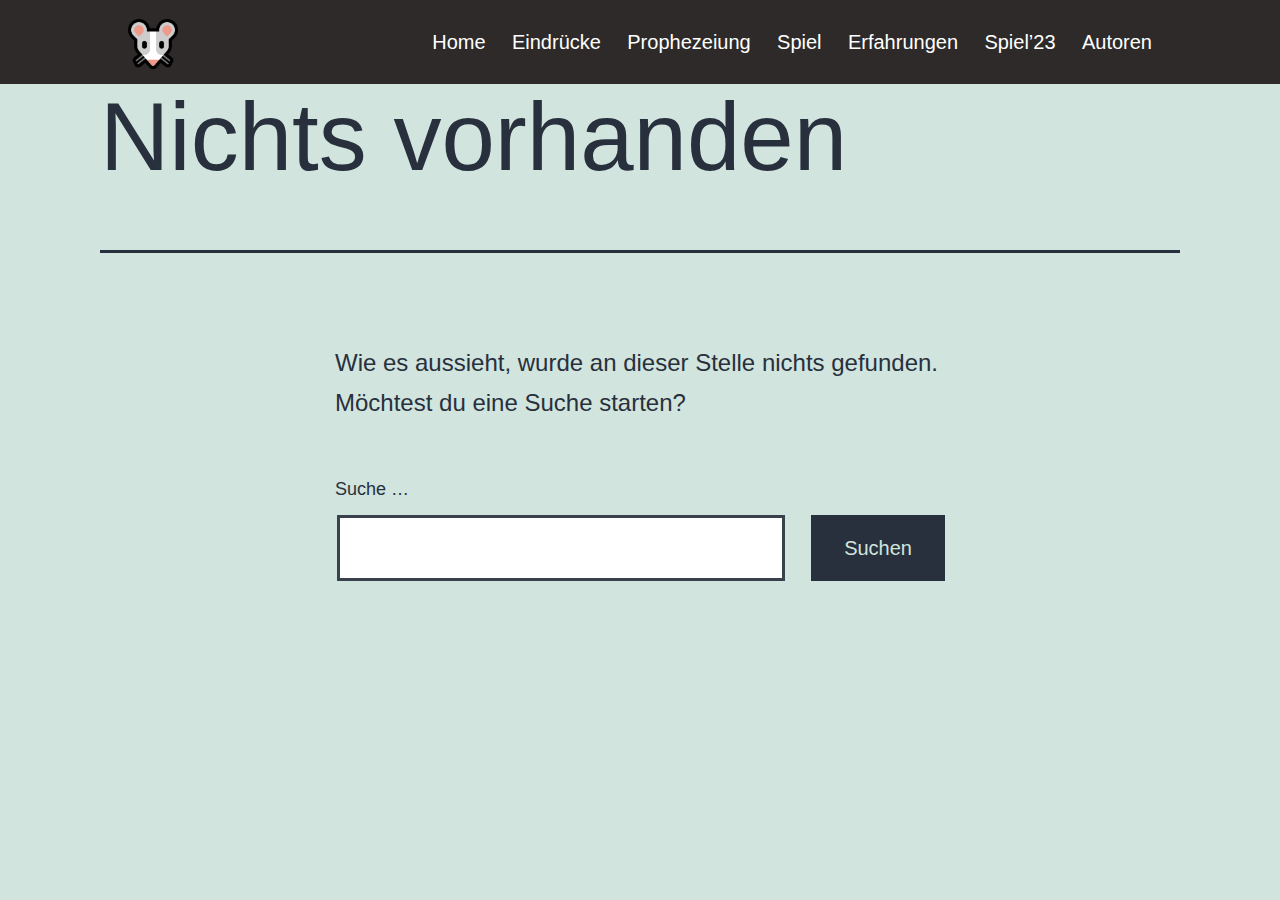
<file: 404/index.html>
<!DOCTYPE html>
<html lang="de-DE">
<head>
	<meta charset="UTF-8">
	<meta name="viewport" content="width=device-width, initial-scale=1">
	<title>Seite nicht gefunden &#8211; RimRats &#8211; Board Game</title>
<meta name="robots" content="max-image-preview:large">
<script id="cookieyes" type="text/javascript" src="https://cdn-cookieyes.com/client_data/ebce158352aaf548c0206f7c/script.js"></script><link rel="dns-prefetch" href="//stats.wp.com">
<link rel="alternate" type="application/rss+xml" title="RimRats - Board Game &raquo; Feed" href="/feed/">
<link rel="alternate" type="application/rss+xml" title="RimRats - Board Game &raquo; Kommentar-Feed" href="/comments/feed/">
<script>
window._wpemojiSettings = {"baseUrl":"https:\/\/s.w.org\/images\/core\/emoji\/15.0.3\/72x72\/","ext":".png","svgUrl":"https:\/\/s.w.org\/images\/core\/emoji\/15.0.3\/svg\/","svgExt":".svg","source":{"concatemoji":"\/wp-includes\/js\/wp-emoji-release.min.js?ver=6.6.2"}};
/*! This file is auto-generated */
!function(i,n){var o,s,e;function c(e){try{var t={supportTests:e,timestamp:(new Date).valueOf()};sessionStorage.setItem(o,JSON.stringify(t))}catch(e){}}function p(e,t,n){e.clearRect(0,0,e.canvas.width,e.canvas.height),e.fillText(t,0,0);var t=new Uint32Array(e.getImageData(0,0,e.canvas.width,e.canvas.height).data),r=(e.clearRect(0,0,e.canvas.width,e.canvas.height),e.fillText(n,0,0),new Uint32Array(e.getImageData(0,0,e.canvas.width,e.canvas.height).data));return t.every(function(e,t){return e===r[t]})}function u(e,t,n){switch(t){case"flag":return n(e,"🏳️‍⚧️","🏳️​⚧️")?!1:!n(e,"🇺🇳","🇺​🇳")&&!n(e,"🏴󠁧󠁢󠁥󠁮󠁧󠁿","🏴​󠁧​󠁢​󠁥​󠁮​󠁧​󠁿");case"emoji":return!n(e,"🐦‍⬛","🐦​⬛")}return!1}function f(e,t,n){var r="undefined"!=typeof WorkerGlobalScope&&self instanceof WorkerGlobalScope?new OffscreenCanvas(300,150):i.createElement("canvas"),a=r.getContext("2d",{willReadFrequently:!0}),o=(a.textBaseline="top",a.font="600 32px Arial",{});return e.forEach(function(e){o[e]=t(a,e,n)}),o}function t(e){var t=i.createElement("script");t.src=e,t.defer=!0,i.head.appendChild(t)}"undefined"!=typeof Promise&&(o="wpEmojiSettingsSupports",s=["flag","emoji"],n.supports={everything:!0,everythingExceptFlag:!0},e=new Promise(function(e){i.addEventListener("DOMContentLoaded",e,{once:!0})}),new Promise(function(t){var n=function(){try{var e=JSON.parse(sessionStorage.getItem(o));if("object"==typeof e&&"number"==typeof e.timestamp&&(new Date).valueOf()<e.timestamp+604800&&"object"==typeof e.supportTests)return e.supportTests}catch(e){}return null}();if(!n){if("undefined"!=typeof Worker&&"undefined"!=typeof OffscreenCanvas&&"undefined"!=typeof URL&&URL.createObjectURL&&"undefined"!=typeof Blob)try{var e="postMessage("+f.toString()+"("+[JSON.stringify(s),u.toString(),p.toString()].join(",")+"));",r=new Blob([e],{type:"text/javascript"}),a=new Worker(URL.createObjectURL(r),{name:"wpTestEmojiSupports"});return void(a.onmessage=function(e){c(n=e.data),a.terminate(),t(n)})}catch(e){}c(n=f(s,u,p))}t(n)}).then(function(e){for(var t in e)n.supports[t]=e[t],n.supports.everything=n.supports.everything&&n.supports[t],"flag"!==t&&(n.supports.everythingExceptFlag=n.supports.everythingExceptFlag&&n.supports[t]);n.supports.everythingExceptFlag=n.supports.everythingExceptFlag&&!n.supports.flag,n.DOMReady=!1,n.readyCallback=function(){n.DOMReady=!0}}).then(function(){return e}).then(function(){var e;n.supports.everything||(n.readyCallback(),(e=n.source||{}).concatemoji?t(e.concatemoji):e.wpemoji&&e.twemoji&&(t(e.twemoji),t(e.wpemoji)))}))}((window,document),window._wpemojiSettings);
</script>
<style id="wp-emoji-styles-inline-css">img.wp-smiley, img.emoji {
		display: inline !important;
		border: none !important;
		box-shadow: none !important;
		height: 1em !important;
		width: 1em !important;
		margin: 0 0.07em !important;
		vertical-align: -0.1em !important;
		background: none !important;
		padding: 0 !important;
	}</style>
<link rel="stylesheet" id="wp-block-library-css" href="/wp-includes/css/dist/block-library/style.min.css?ver=6.6.2" media="all">
<style id="wp-block-library-theme-inline-css">.wp-block-audio :where(figcaption){color:#555;font-size:13px;text-align:center}.is-dark-theme .wp-block-audio :where(figcaption){color:#ffffffa6}.wp-block-audio{margin:0 0 1em}.wp-block-code{border:1px solid #ccc;border-radius:4px;font-family:Menlo,Consolas,monaco,monospace;padding:.8em 1em}.wp-block-embed :where(figcaption){color:#555;font-size:13px;text-align:center}.is-dark-theme .wp-block-embed :where(figcaption){color:#ffffffa6}.wp-block-embed{margin:0 0 1em}.blocks-gallery-caption{color:#555;font-size:13px;text-align:center}.is-dark-theme .blocks-gallery-caption{color:#ffffffa6}:root :where(.wp-block-image figcaption){color:#555;font-size:13px;text-align:center}.is-dark-theme :root :where(.wp-block-image figcaption){color:#ffffffa6}.wp-block-image{margin:0 0 1em}.wp-block-pullquote{border-bottom:4px solid;border-top:4px solid;color:currentColor;margin-bottom:1.75em}.wp-block-pullquote cite,.wp-block-pullquote footer,.wp-block-pullquote__citation{color:currentColor;font-size:.8125em;font-style:normal;text-transform:uppercase}.wp-block-quote{border-left:.25em solid;margin:0 0 1.75em;padding-left:1em}.wp-block-quote cite,.wp-block-quote footer{color:currentColor;font-size:.8125em;font-style:normal;position:relative}.wp-block-quote.has-text-align-right{border-left:none;border-right:.25em solid;padding-left:0;padding-right:1em}.wp-block-quote.has-text-align-center{border:none;padding-left:0}.wp-block-quote.is-large,.wp-block-quote.is-style-large,.wp-block-quote.is-style-plain{border:none}.wp-block-search .wp-block-search__label{font-weight:700}.wp-block-search__button{border:1px solid #ccc;padding:.375em .625em}:where(.wp-block-group.has-background){padding:1.25em 2.375em}.wp-block-separator.has-css-opacity{opacity:.4}.wp-block-separator{border:none;border-bottom:2px solid;margin-left:auto;margin-right:auto}.wp-block-separator.has-alpha-channel-opacity{opacity:1}.wp-block-separator:not(.is-style-wide):not(.is-style-dots){width:100px}.wp-block-separator.has-background:not(.is-style-dots){border-bottom:none;height:1px}.wp-block-separator.has-background:not(.is-style-wide):not(.is-style-dots){height:2px}.wp-block-table{margin:0 0 1em}.wp-block-table td,.wp-block-table th{word-break:normal}.wp-block-table :where(figcaption){color:#555;font-size:13px;text-align:center}.is-dark-theme .wp-block-table :where(figcaption){color:#ffffffa6}.wp-block-video :where(figcaption){color:#555;font-size:13px;text-align:center}.is-dark-theme .wp-block-video :where(figcaption){color:#ffffffa6}.wp-block-video{margin:0 0 1em}:root :where(.wp-block-template-part.has-background){margin-bottom:0;margin-top:0;padding:1.25em 2.375em}</style>
<link rel="stylesheet" id="mediaelement-css" href="/wp-includes/js/mediaelement/mediaelementplayer-legacy.min.css?ver=4.2.17" media="all">
<link rel="stylesheet" id="wp-mediaelement-css" href="/wp-includes/js/mediaelement/wp-mediaelement.min.css?ver=6.6.2" media="all">
<style id="jetpack-sharing-buttons-style-inline-css">.jetpack-sharing-buttons__services-list{display:flex;flex-direction:row;flex-wrap:wrap;gap:0;list-style-type:none;margin:5px;padding:0}.jetpack-sharing-buttons__services-list.has-small-icon-size{font-size:12px}.jetpack-sharing-buttons__services-list.has-normal-icon-size{font-size:16px}.jetpack-sharing-buttons__services-list.has-large-icon-size{font-size:24px}.jetpack-sharing-buttons__services-list.has-huge-icon-size{font-size:36px}@media print{.jetpack-sharing-buttons__services-list{display:none!important}}.editor-styles-wrapper .wp-block-jetpack-sharing-buttons{gap:0;padding-inline-start:0}ul.jetpack-sharing-buttons__services-list.has-background{padding:1.25em 2.375em}</style>
<link rel="stylesheet" id="twenty-twenty-one-custom-color-overrides-css" href="/wp-content/themes/twentytwentyone/assets/css/custom-color-overrides.css?ver=2.3" media="all">
<style id="classic-theme-styles-inline-css">/*! This file is auto-generated */
.wp-block-button__link{color:#fff;background-color:#32373c;border-radius:9999px;box-shadow:none;text-decoration:none;padding:calc(.667em + 2px) calc(1.333em + 2px);font-size:1.125em}.wp-block-file__button{background:#32373c;color:#fff;text-decoration:none}</style>
<style id="global-styles-inline-css">:root{--wp--preset--aspect-ratio--square: 1;--wp--preset--aspect-ratio--4-3: 4/3;--wp--preset--aspect-ratio--3-4: 3/4;--wp--preset--aspect-ratio--3-2: 3/2;--wp--preset--aspect-ratio--2-3: 2/3;--wp--preset--aspect-ratio--16-9: 16/9;--wp--preset--aspect-ratio--9-16: 9/16;--wp--preset--color--black: #000000;--wp--preset--color--cyan-bluish-gray: #abb8c3;--wp--preset--color--white: #FFFFFF;--wp--preset--color--pale-pink: #f78da7;--wp--preset--color--vivid-red: #cf2e2e;--wp--preset--color--luminous-vivid-orange: #ff6900;--wp--preset--color--luminous-vivid-amber: #fcb900;--wp--preset--color--light-green-cyan: #7bdcb5;--wp--preset--color--vivid-green-cyan: #00d084;--wp--preset--color--pale-cyan-blue: #8ed1fc;--wp--preset--color--vivid-cyan-blue: #0693e3;--wp--preset--color--vivid-purple: #9b51e0;--wp--preset--color--dark-gray: #28303D;--wp--preset--color--gray: #39414D;--wp--preset--color--green: #D1E4DD;--wp--preset--color--blue: #D1DFE4;--wp--preset--color--purple: #D1D1E4;--wp--preset--color--red: #E4D1D1;--wp--preset--color--orange: #E4DAD1;--wp--preset--color--yellow: #EEEADD;--wp--preset--gradient--vivid-cyan-blue-to-vivid-purple: linear-gradient(135deg,rgba(6,147,227,1) 0%,rgb(155,81,224) 100%);--wp--preset--gradient--light-green-cyan-to-vivid-green-cyan: linear-gradient(135deg,rgb(122,220,180) 0%,rgb(0,208,130) 100%);--wp--preset--gradient--luminous-vivid-amber-to-luminous-vivid-orange: linear-gradient(135deg,rgba(252,185,0,1) 0%,rgba(255,105,0,1) 100%);--wp--preset--gradient--luminous-vivid-orange-to-vivid-red: linear-gradient(135deg,rgba(255,105,0,1) 0%,rgb(207,46,46) 100%);--wp--preset--gradient--very-light-gray-to-cyan-bluish-gray: linear-gradient(135deg,rgb(238,238,238) 0%,rgb(169,184,195) 100%);--wp--preset--gradient--cool-to-warm-spectrum: linear-gradient(135deg,rgb(74,234,220) 0%,rgb(151,120,209) 20%,rgb(207,42,186) 40%,rgb(238,44,130) 60%,rgb(251,105,98) 80%,rgb(254,248,76) 100%);--wp--preset--gradient--blush-light-purple: linear-gradient(135deg,rgb(255,206,236) 0%,rgb(152,150,240) 100%);--wp--preset--gradient--blush-bordeaux: linear-gradient(135deg,rgb(254,205,165) 0%,rgb(254,45,45) 50%,rgb(107,0,62) 100%);--wp--preset--gradient--luminous-dusk: linear-gradient(135deg,rgb(255,203,112) 0%,rgb(199,81,192) 50%,rgb(65,88,208) 100%);--wp--preset--gradient--pale-ocean: linear-gradient(135deg,rgb(255,245,203) 0%,rgb(182,227,212) 50%,rgb(51,167,181) 100%);--wp--preset--gradient--electric-grass: linear-gradient(135deg,rgb(202,248,128) 0%,rgb(113,206,126) 100%);--wp--preset--gradient--midnight: linear-gradient(135deg,rgb(2,3,129) 0%,rgb(40,116,252) 100%);--wp--preset--gradient--purple-to-yellow: linear-gradient(160deg, #D1D1E4 0%, #EEEADD 100%);--wp--preset--gradient--yellow-to-purple: linear-gradient(160deg, #EEEADD 0%, #D1D1E4 100%);--wp--preset--gradient--green-to-yellow: linear-gradient(160deg, #D1E4DD 0%, #EEEADD 100%);--wp--preset--gradient--yellow-to-green: linear-gradient(160deg, #EEEADD 0%, #D1E4DD 100%);--wp--preset--gradient--red-to-yellow: linear-gradient(160deg, #E4D1D1 0%, #EEEADD 100%);--wp--preset--gradient--yellow-to-red: linear-gradient(160deg, #EEEADD 0%, #E4D1D1 100%);--wp--preset--gradient--purple-to-red: linear-gradient(160deg, #D1D1E4 0%, #E4D1D1 100%);--wp--preset--gradient--red-to-purple: linear-gradient(160deg, #E4D1D1 0%, #D1D1E4 100%);--wp--preset--font-size--small: 18px;--wp--preset--font-size--medium: 20px;--wp--preset--font-size--large: 24px;--wp--preset--font-size--x-large: 42px;--wp--preset--font-size--extra-small: 16px;--wp--preset--font-size--normal: 20px;--wp--preset--font-size--extra-large: 40px;--wp--preset--font-size--huge: 96px;--wp--preset--font-size--gigantic: 144px;--wp--preset--spacing--20: 0.44rem;--wp--preset--spacing--30: 0.67rem;--wp--preset--spacing--40: 1rem;--wp--preset--spacing--50: 1.5rem;--wp--preset--spacing--60: 2.25rem;--wp--preset--spacing--70: 3.38rem;--wp--preset--spacing--80: 5.06rem;--wp--preset--shadow--natural: 6px 6px 9px rgba(0, 0, 0, 0.2);--wp--preset--shadow--deep: 12px 12px 50px rgba(0, 0, 0, 0.4);--wp--preset--shadow--sharp: 6px 6px 0px rgba(0, 0, 0, 0.2);--wp--preset--shadow--outlined: 6px 6px 0px -3px rgba(255, 255, 255, 1), 6px 6px rgba(0, 0, 0, 1);--wp--preset--shadow--crisp: 6px 6px 0px rgba(0, 0, 0, 1);}:where(.is-layout-flex){gap: 0.5em;}:where(.is-layout-grid){gap: 0.5em;}body .is-layout-flex{display: flex;}.is-layout-flex{flex-wrap: wrap;align-items: center;}.is-layout-flex > :is(*, div){margin: 0;}body .is-layout-grid{display: grid;}.is-layout-grid > :is(*, div){margin: 0;}:where(.wp-block-columns.is-layout-flex){gap: 2em;}:where(.wp-block-columns.is-layout-grid){gap: 2em;}:where(.wp-block-post-template.is-layout-flex){gap: 1.25em;}:where(.wp-block-post-template.is-layout-grid){gap: 1.25em;}.has-black-color{color: var(--wp--preset--color--black) !important;}.has-cyan-bluish-gray-color{color: var(--wp--preset--color--cyan-bluish-gray) !important;}.has-white-color{color: var(--wp--preset--color--white) !important;}.has-pale-pink-color{color: var(--wp--preset--color--pale-pink) !important;}.has-vivid-red-color{color: var(--wp--preset--color--vivid-red) !important;}.has-luminous-vivid-orange-color{color: var(--wp--preset--color--luminous-vivid-orange) !important;}.has-luminous-vivid-amber-color{color: var(--wp--preset--color--luminous-vivid-amber) !important;}.has-light-green-cyan-color{color: var(--wp--preset--color--light-green-cyan) !important;}.has-vivid-green-cyan-color{color: var(--wp--preset--color--vivid-green-cyan) !important;}.has-pale-cyan-blue-color{color: var(--wp--preset--color--pale-cyan-blue) !important;}.has-vivid-cyan-blue-color{color: var(--wp--preset--color--vivid-cyan-blue) !important;}.has-vivid-purple-color{color: var(--wp--preset--color--vivid-purple) !important;}.has-black-background-color{background-color: var(--wp--preset--color--black) !important;}.has-cyan-bluish-gray-background-color{background-color: var(--wp--preset--color--cyan-bluish-gray) !important;}.has-white-background-color{background-color: var(--wp--preset--color--white) !important;}.has-pale-pink-background-color{background-color: var(--wp--preset--color--pale-pink) !important;}.has-vivid-red-background-color{background-color: var(--wp--preset--color--vivid-red) !important;}.has-luminous-vivid-orange-background-color{background-color: var(--wp--preset--color--luminous-vivid-orange) !important;}.has-luminous-vivid-amber-background-color{background-color: var(--wp--preset--color--luminous-vivid-amber) !important;}.has-light-green-cyan-background-color{background-color: var(--wp--preset--color--light-green-cyan) !important;}.has-vivid-green-cyan-background-color{background-color: var(--wp--preset--color--vivid-green-cyan) !important;}.has-pale-cyan-blue-background-color{background-color: var(--wp--preset--color--pale-cyan-blue) !important;}.has-vivid-cyan-blue-background-color{background-color: var(--wp--preset--color--vivid-cyan-blue) !important;}.has-vivid-purple-background-color{background-color: var(--wp--preset--color--vivid-purple) !important;}.has-black-border-color{border-color: var(--wp--preset--color--black) !important;}.has-cyan-bluish-gray-border-color{border-color: var(--wp--preset--color--cyan-bluish-gray) !important;}.has-white-border-color{border-color: var(--wp--preset--color--white) !important;}.has-pale-pink-border-color{border-color: var(--wp--preset--color--pale-pink) !important;}.has-vivid-red-border-color{border-color: var(--wp--preset--color--vivid-red) !important;}.has-luminous-vivid-orange-border-color{border-color: var(--wp--preset--color--luminous-vivid-orange) !important;}.has-luminous-vivid-amber-border-color{border-color: var(--wp--preset--color--luminous-vivid-amber) !important;}.has-light-green-cyan-border-color{border-color: var(--wp--preset--color--light-green-cyan) !important;}.has-vivid-green-cyan-border-color{border-color: var(--wp--preset--color--vivid-green-cyan) !important;}.has-pale-cyan-blue-border-color{border-color: var(--wp--preset--color--pale-cyan-blue) !important;}.has-vivid-cyan-blue-border-color{border-color: var(--wp--preset--color--vivid-cyan-blue) !important;}.has-vivid-purple-border-color{border-color: var(--wp--preset--color--vivid-purple) !important;}.has-vivid-cyan-blue-to-vivid-purple-gradient-background{background: var(--wp--preset--gradient--vivid-cyan-blue-to-vivid-purple) !important;}.has-light-green-cyan-to-vivid-green-cyan-gradient-background{background: var(--wp--preset--gradient--light-green-cyan-to-vivid-green-cyan) !important;}.has-luminous-vivid-amber-to-luminous-vivid-orange-gradient-background{background: var(--wp--preset--gradient--luminous-vivid-amber-to-luminous-vivid-orange) !important;}.has-luminous-vivid-orange-to-vivid-red-gradient-background{background: var(--wp--preset--gradient--luminous-vivid-orange-to-vivid-red) !important;}.has-very-light-gray-to-cyan-bluish-gray-gradient-background{background: var(--wp--preset--gradient--very-light-gray-to-cyan-bluish-gray) !important;}.has-cool-to-warm-spectrum-gradient-background{background: var(--wp--preset--gradient--cool-to-warm-spectrum) !important;}.has-blush-light-purple-gradient-background{background: var(--wp--preset--gradient--blush-light-purple) !important;}.has-blush-bordeaux-gradient-background{background: var(--wp--preset--gradient--blush-bordeaux) !important;}.has-luminous-dusk-gradient-background{background: var(--wp--preset--gradient--luminous-dusk) !important;}.has-pale-ocean-gradient-background{background: var(--wp--preset--gradient--pale-ocean) !important;}.has-electric-grass-gradient-background{background: var(--wp--preset--gradient--electric-grass) !important;}.has-midnight-gradient-background{background: var(--wp--preset--gradient--midnight) !important;}.has-small-font-size{font-size: var(--wp--preset--font-size--small) !important;}.has-medium-font-size{font-size: var(--wp--preset--font-size--medium) !important;}.has-large-font-size{font-size: var(--wp--preset--font-size--large) !important;}.has-x-large-font-size{font-size: var(--wp--preset--font-size--x-large) !important;}
:where(.wp-block-post-template.is-layout-flex){gap: 1.25em;}:where(.wp-block-post-template.is-layout-grid){gap: 1.25em;}
:where(.wp-block-columns.is-layout-flex){gap: 2em;}:where(.wp-block-columns.is-layout-grid){gap: 2em;}
:root :where(.wp-block-pullquote){font-size: 1.5em;line-height: 1.6;}</style>
<link rel="stylesheet" id="language-switcher-frontend-css" href="/wp-content/plugins/language-switcher/assets/css/frontend-1.0.1.css?ver=1726072113" media="all">
<link rel="stylesheet" id="language-switcher-dropdown-css" href="/wp-content/plugins/language-switcher/assets/css/jquery.dropdown.css?ver=1726072113" media="all">
<link rel="stylesheet" id="twenty-twenty-one-style-css" href="/wp-content/themes/twentytwentyone/style.css?ver=2.3" media="all">
<link rel="stylesheet" id="twenty-twenty-one-print-style-css" href="/wp-content/themes/twentytwentyone/assets/css/print.css?ver=2.3" media="print">
<link rel="stylesheet" id="twentytwentyone-jetpack-css" href="/wp-content/plugins/jetpack/modules/theme-tools/compat/twentytwentyone.css?ver=13.8.1" media="all">
<link rel="stylesheet" id="newsletter-css" href="/wp-content/plugins/newsletter/style.css?ver=8.5.0" media="all">
<link rel="stylesheet" id="aurora-heatmap-css" href="/wp-content/plugins/aurora-heatmap/style.css?ver=1.7.0" media="all">
<style id="kadence-blocks-global-variables-inline-css">:root {--global-kb-font-size-sm:clamp(0.8rem, 0.73rem + 0.217vw, 0.9rem);--global-kb-font-size-md:clamp(1.1rem, 0.995rem + 0.326vw, 1.25rem);--global-kb-font-size-lg:clamp(1.75rem, 1.576rem + 0.543vw, 2rem);--global-kb-font-size-xl:clamp(2.25rem, 1.728rem + 1.63vw, 3rem);--global-kb-font-size-xxl:clamp(2.5rem, 1.456rem + 3.26vw, 4rem);--global-kb-font-size-xxxl:clamp(2.75rem, 0.489rem + 7.065vw, 6rem);}:root {--global-palette1: #3182CE;--global-palette2: #2B6CB0;--global-palette3: #1A202C;--global-palette4: #2D3748;--global-palette5: #4A5568;--global-palette6: #718096;--global-palette7: #EDF2F7;--global-palette8: #F7FAFC;--global-palette9: #ffffff;}</style>
<script id="language-switcher-switcher-js-after">
function setLang(lang){document.cookie = "lsw_f96b482c_m=" + lang + ";path=/;SameSite=Strict";}var links = document.querySelectorAll("link[hreflang]");for (var i = 0; i < links.length; i++) {var lang = links[i].hreflang;if (lang === "x-default") continue;var menus = document.querySelectorAll("a.menu-item-lang-" + lang);for (var j = 0; j < menus.length; j++) {menus[j].addEventListener("click", function(event) {setLang(lang);});}}
</script>
<script src="/wp-includes/js/jquery/jquery.min.js?ver=3.7.1" id="jquery-core-js"></script>
<script src="/wp-includes/js/jquery/jquery-migrate.min.js?ver=3.4.1" id="jquery-migrate-js"></script>
<script src="/wp-content/plugins/language-switcher/assets/js/jquery.dropdown.min.js?ver=1726072113" id="language-switcher-dropdown-js"></script>
<script id="twenty-twenty-one-ie11-polyfills-js-after">
( Element.prototype.matches && Element.prototype.closest && window.NodeList && NodeList.prototype.forEach ) || document.write( '<script src="/wp-content/themes/twentytwentyone/assets/js/polyfills.js?ver=2.3"><\/scr' + 'ipt>' );
</script>
<script src="/wp-content/themes/twentytwentyone/assets/js/primary-navigation.js?ver=2.3" id="twenty-twenty-one-primary-navigation-script-js" defer data-wp-strategy="defer"></script>
<script id="aurora-heatmap-js-extra">var aurora_heatmap = {"_mode":"reporter","ajax_url":"\/wp-admin\/admin-ajax.php","action":"aurora_heatmap","reports":"click_pc,click_mobile","debug":"0","ajax_delay_time":"3000","ajax_interval":"10","ajax_bulk":null};</script>
<script src="/wp-content/plugins/aurora-heatmap/js/aurora-heatmap.min.js?ver=1.7.0" id="aurora-heatmap-js"></script>
<link rel="https://api.w.org/" href="/wp-json/">
<link rel="EditURI" type="application/rsd+xml" title="RSD" href="/xmlrpc.php?rsd">
<meta name="generator" content="WordPress 6.6.2">
<!-- start Simple Custom CSS and JS -->
<style>.language-switcher {
    position: absolute; /* 'fixed' oder 'absolute', je nach Bedarf */
    top: 30px; /* Abstand von oben */
    right: 30px; /* Abstand von rechts */
    z-index: 9999; /* Stellen Sie sicher, dass es über anderen Elementen angezeigt wird */
}</style>
<!-- end Simple Custom CSS and JS -->
<link rel="alternate" href="/1726072114" hreflang="x-default">
<link rel="alternate" href="/1726072114#038;lang=en" hreflang="en">
<link rel="alternate" href="/1726072114" hreflang="de">
<style>.lsw-if-en { display: none; }</style>
	<style>img#wpstats{display:none}</style>
		<link rel="icon" href="/wp-content/uploads/2023/09/spawn-1-150x150.png" sizes="32x32">
<link rel="icon" href="/wp-content/uploads/2023/09/spawn-1.png" sizes="192x192">
<link rel="apple-touch-icon" href="/wp-content/uploads/2023/09/spawn-1.png">
<meta name="msapplication-TileImage" content="/wp-content/uploads/2023/09/spawn-1.png">
		<style id="wp-custom-css">#masthead {
	padding: 0px 10%;
	margin: 0;
	min-width: 100%;
	background-color: #2d2a29;
}

#main {
	padding-top: 0;
}

.primary-navigation #primary-menu-list li.menu-item a {
	text-decoration-line: none;
}

.primary-navigation #primary-menu-list li.menu-item a:hover {
	text-decoration-line: underline;
}

.primary-navigation a:hover, .primary-navigation a:link, .primary-navigation a:visited {
	color: white;
}

.site-footer {
	display: none;
}

.custom-logo-link > img {
	height: 50px !important;
	max-height: 50px !important;
}</style>
		<style id="wpforms-css-vars-root">:root {
					--wpforms-field-border-radius: 3px;
--wpforms-field-border-style: solid;
--wpforms-field-border-size: 1px;
--wpforms-field-background-color: #ffffff;
--wpforms-field-border-color: rgba( 0, 0, 0, 0.25 );
--wpforms-field-border-color-spare: rgba( 0, 0, 0, 0.25 );
--wpforms-field-text-color: rgba( 0, 0, 0, 0.7 );
--wpforms-field-menu-color: #ffffff;
--wpforms-label-color: rgba( 0, 0, 0, 0.85 );
--wpforms-label-sublabel-color: rgba( 0, 0, 0, 0.55 );
--wpforms-label-error-color: #d63637;
--wpforms-button-border-radius: 3px;
--wpforms-button-border-style: none;
--wpforms-button-border-size: 1px;
--wpforms-button-background-color: #066aab;
--wpforms-button-border-color: #066aab;
--wpforms-button-text-color: #ffffff;
--wpforms-page-break-color: #066aab;
--wpforms-background-image: none;
--wpforms-background-position: center center;
--wpforms-background-repeat: no-repeat;
--wpforms-background-size: cover;
--wpforms-background-width: 100px;
--wpforms-background-height: 100px;
--wpforms-background-color: rgba( 0, 0, 0, 0 );
--wpforms-background-url: none;
--wpforms-container-padding: 0px;
--wpforms-container-border-style: none;
--wpforms-container-border-width: 1px;
--wpforms-container-border-color: #000000;
--wpforms-container-border-radius: 3px;
--wpforms-field-size-input-height: 43px;
--wpforms-field-size-input-spacing: 15px;
--wpforms-field-size-font-size: 16px;
--wpforms-field-size-line-height: 19px;
--wpforms-field-size-padding-h: 14px;
--wpforms-field-size-checkbox-size: 16px;
--wpforms-field-size-sublabel-spacing: 5px;
--wpforms-field-size-icon-size: 1;
--wpforms-label-size-font-size: 16px;
--wpforms-label-size-line-height: 19px;
--wpforms-label-size-sublabel-font-size: 14px;
--wpforms-label-size-sublabel-line-height: 17px;
--wpforms-button-size-font-size: 17px;
--wpforms-button-size-height: 41px;
--wpforms-button-size-padding-h: 15px;
--wpforms-button-size-margin-top: 10px;
--wpforms-container-shadow-size-box-shadow: none;

				}</style>
</head>

<body class="error404 wp-custom-logo wp-embed-responsive is-light-theme no-js hfeed has-main-navigation no-widgets">
<div id="page" class="site">
	<a class="skip-link screen-reader-text" href="#content">
		Zum Inhalt springen	</a>

	
<header id="masthead" class="site-header has-logo has-menu">

	

<div class="site-branding">

			<div class="site-logo"><a href="/" class="custom-logo-link" rel="home"><img width="160" height="160" src="/wp-content/uploads/2023/09/spawn-1.png" class="custom-logo" alt="RimRats &#8211; Board Game" decoding="async" srcset="/wp-content/uploads/2023/09/spawn-1.png 160w, /wp-content/uploads/2023/09/spawn-1-150x150.png 150w" sizes="(max-width: 160px) 100vw, 160px"></a></div>
	
						<p class="screen-reader-text"><a href="/">RimRats - Board Game</a></p>
			
	</div>
<!-- .site-branding -->
	
	<nav id="site-navigation" class="primary-navigation" aria-label="Hauptmenü">
		<div class="menu-button-container">
			<button id="primary-mobile-menu" class="button" aria-controls="primary-menu-list" aria-expanded="false">
				<span class="dropdown-icon open">Menü					<svg class="svg-icon" width="24" height="24" aria-hidden="true" role="img" focusable="false" viewbox="0 0 24 24" fill="none" xmlns="http://www.w3.org/2000/svg"><path fill-rule="evenodd" clip-rule="evenodd" d="M4.5 6H19.5V7.5H4.5V6ZM4.5 12H19.5V13.5H4.5V12ZM19.5 18H4.5V19.5H19.5V18Z" fill="currentColor"></path></svg>				</span>
				<span class="dropdown-icon close">Schließen					<svg class="svg-icon" width="24" height="24" aria-hidden="true" role="img" focusable="false" viewbox="0 0 24 24" fill="none" xmlns="http://www.w3.org/2000/svg"><path fill-rule="evenodd" clip-rule="evenodd" d="M12 10.9394L5.53033 4.46973L4.46967 5.53039L10.9393 12.0001L4.46967 18.4697L5.53033 19.5304L12 13.0607L18.4697 19.5304L19.5303 18.4697L13.0607 12.0001L19.5303 5.53039L18.4697 4.46973L12 10.9394Z" fill="currentColor"></path></svg>				</span>
			</button><!-- #primary-mobile-menu -->
		</div>
<!-- .menu-button-container -->
		<div class="primary-menu-container"><ul id="primary-menu-list" class="menu-wrapper">
<li id="menu-item-1501" class="menu-item menu-item-type-post_type menu-item-object-page menu-item-home menu-item-1501"><a href="/">Home</a></li>
<li id="menu-item-1497" class="menu-item menu-item-type-custom menu-item-object-custom menu-item-home menu-item-1497"><a href="/#slideshow">Eindrücke</a></li>
<li id="menu-item-1469" class="menu-item menu-item-type-custom menu-item-object-custom menu-item-home menu-item-1469"><a href="/#der-prophet-ruft">Prophezeiung</a></li>
<li id="menu-item-1498" class="menu-item menu-item-type-custom menu-item-object-custom menu-item-home menu-item-1498"><a href="/#uber-rimrats">Spiel</a></li>
<li id="menu-item-1593" class="menu-item menu-item-type-custom menu-item-object-custom menu-item-home menu-item-1593"><a href="/#das-sagen-andere">Erfahrungen</a></li>
<li id="menu-item-1594" class="menu-item menu-item-type-custom menu-item-object-custom menu-item-home menu-item-1594"><a href="/#spiel23">Spiel&#8217;23</a></li>
<li id="menu-item-1499" class="menu-item menu-item-type-custom menu-item-object-custom menu-item-home menu-item-1499"><a href="/#uber-uns">Autoren</a></li>
</ul></div>	</nav><!-- #site-navigation -->
	
</header><!-- #masthead -->

	<div id="content" class="site-content">
		<div id="primary" class="content-area">
			<main id="main" class="site-main">

	<header class="page-header alignwide">
		<h1 class="page-title">Nichts vorhanden</h1>
	</header><!-- .page-header -->

	<div class="error-404 not-found default-max-width">
		<div class="page-content">
			<p>Wie es aussieht, wurde an dieser Stelle nichts gefunden. Möchtest du eine Suche starten?</p>
			<form role="search" method="get" class="search-form" action="/">
	<label for="search-form-1">Suche&nbsp;&hellip;</label>
	<input type="search" id="search-form-1" class="search-field" value="" name="s">
	<input type="submit" class="search-submit" value="Suchen">
</form>
		</div>
<!-- .page-content -->
	</div>
<!-- .error-404 -->

			</main><!-- #main -->
		</div>
<!-- #primary -->
	</div>
<!-- #content -->

	
	<footer id="colophon" class="site-footer">

				<div class="site-info">
			<div class="site-name">
									<div class="site-logo"><a href="/" class="custom-logo-link" rel="home"><img width="160" height="160" src="/wp-content/uploads/2023/09/spawn-1.png" class="custom-logo" alt="RimRats &#8211; Board Game" decoding="async" srcset="/wp-content/uploads/2023/09/spawn-1.png 160w, /wp-content/uploads/2023/09/spawn-1-150x150.png 150w" sizes="(max-width: 160px) 100vw, 160px"></a></div>
							</div>
<!-- .site-name -->

			
			<div class="powered-by">
				Powered by <a href="https://de.wordpress.org/">WordPress</a>.			</div>
<!-- .powered-by -->

		</div>
<!-- .site-info -->
	</footer><!-- #colophon -->

</div>
<!-- #page -->

<script>document.body.classList.remove("no-js");</script>	<script>if ( -1 !== navigator.userAgent.indexOf( 'MSIE' ) || -1 !== navigator.appVersion.indexOf( 'Trident/' ) ) {
		document.body.classList.add( 'is-IE' );
	}</script>
	<script src="/wp-content/themes/twentytwentyone/assets/js/responsive-embeds.js?ver=2.3" id="twenty-twenty-one-responsive-embeds-script-js"></script>
<script src="https://stats.wp.com/e-202437.js" id="jetpack-stats-js" data-wp-strategy="defer"></script>
<script id="jetpack-stats-js-after">_stq = window._stq || [];
_stq.push([ "view", JSON.parse("{\"v\":\"ext\",\"blog\":\"224046812\",\"post\":\"0\",\"tz\":\"2\",\"srv\":\"rimrats.com\",\"j\":\"1:13.8.1\"}") ]);
_stq.push([ "clickTrackerInit", "224046812", "0" ]);</script>

</body>
</html>
</file>
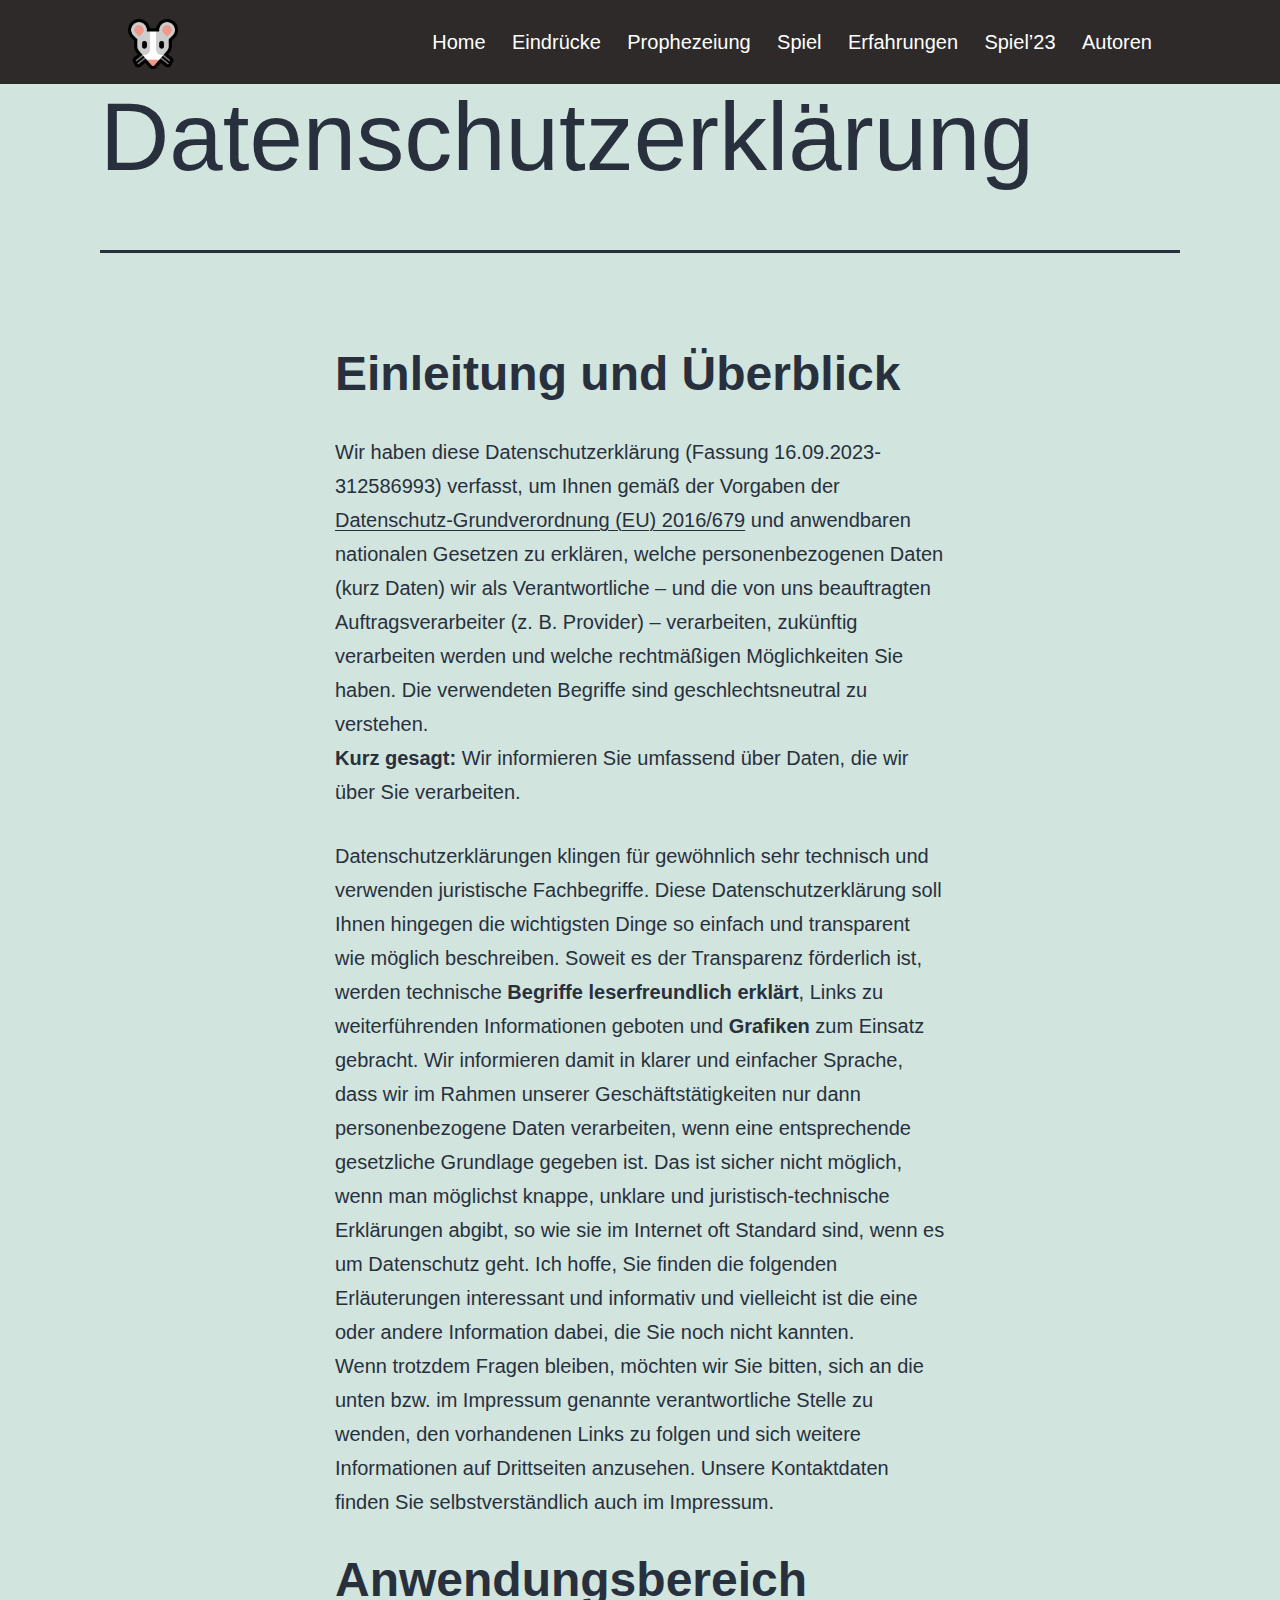
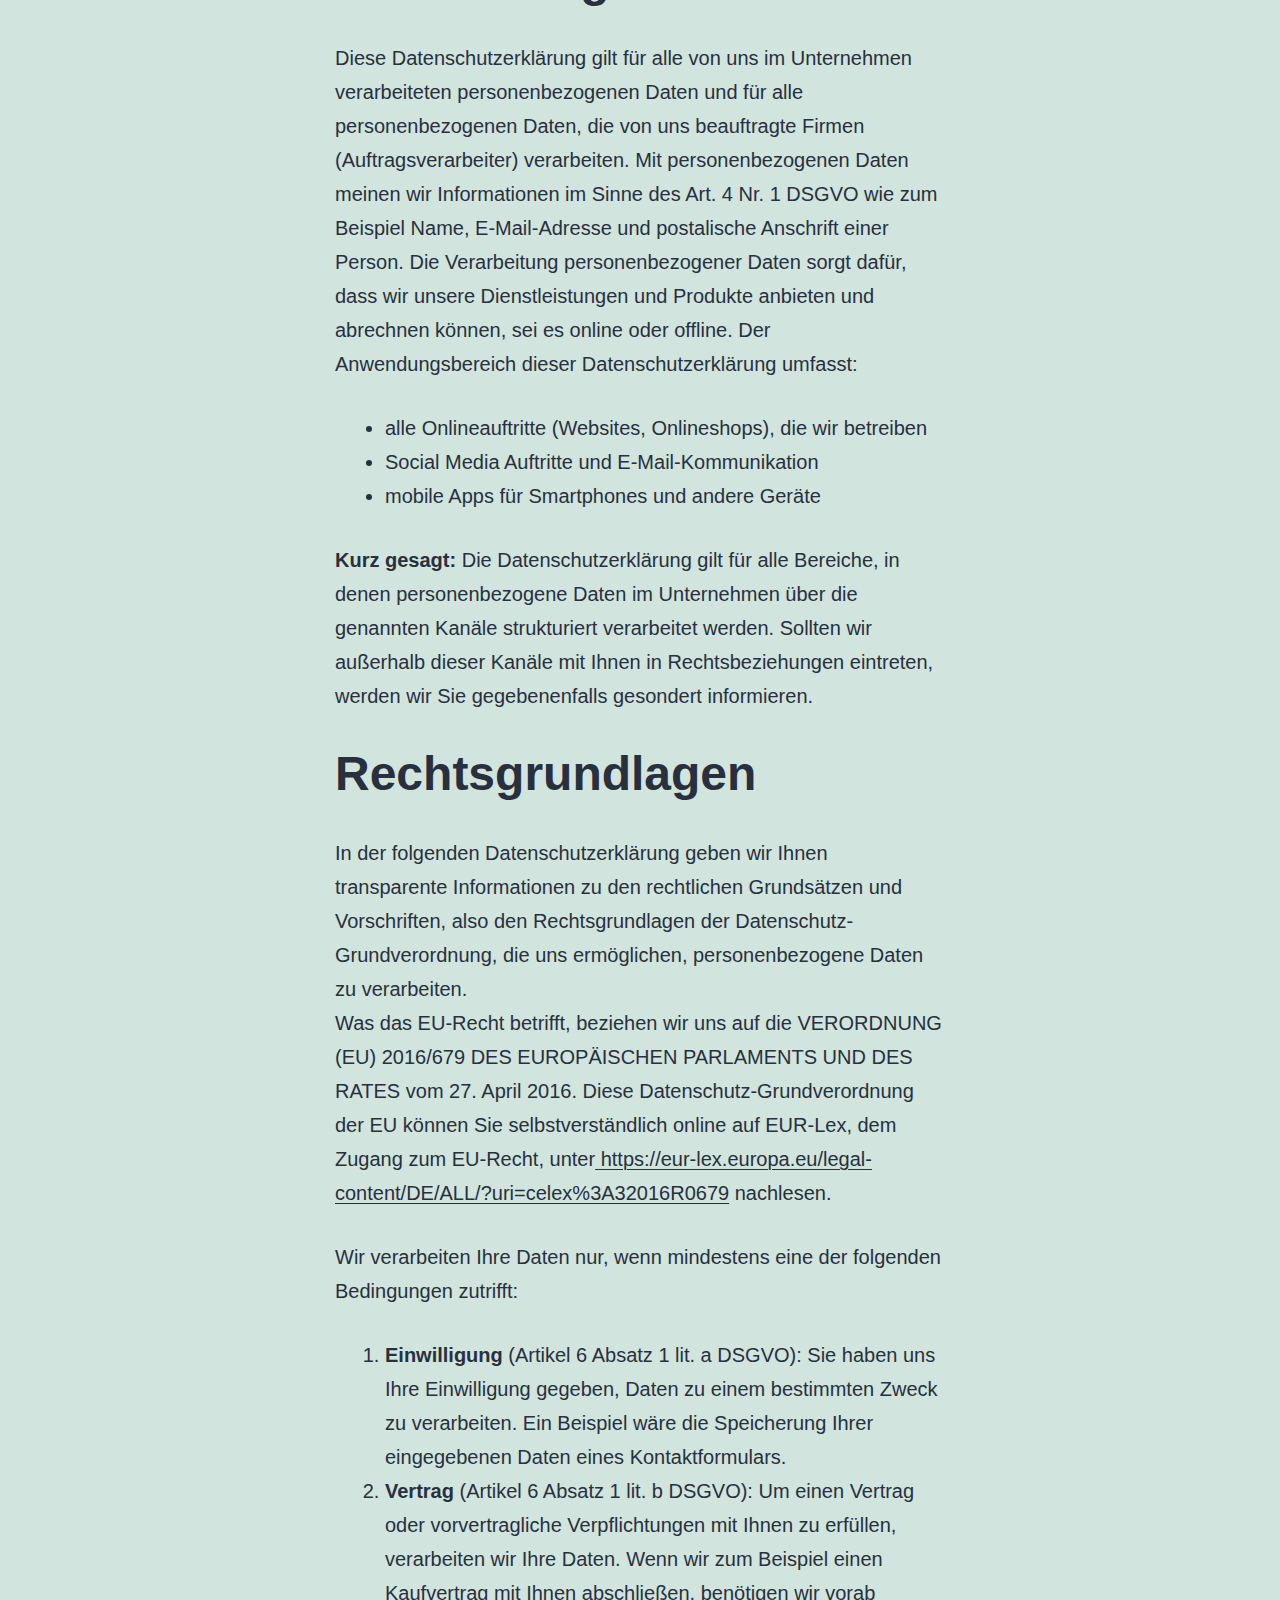
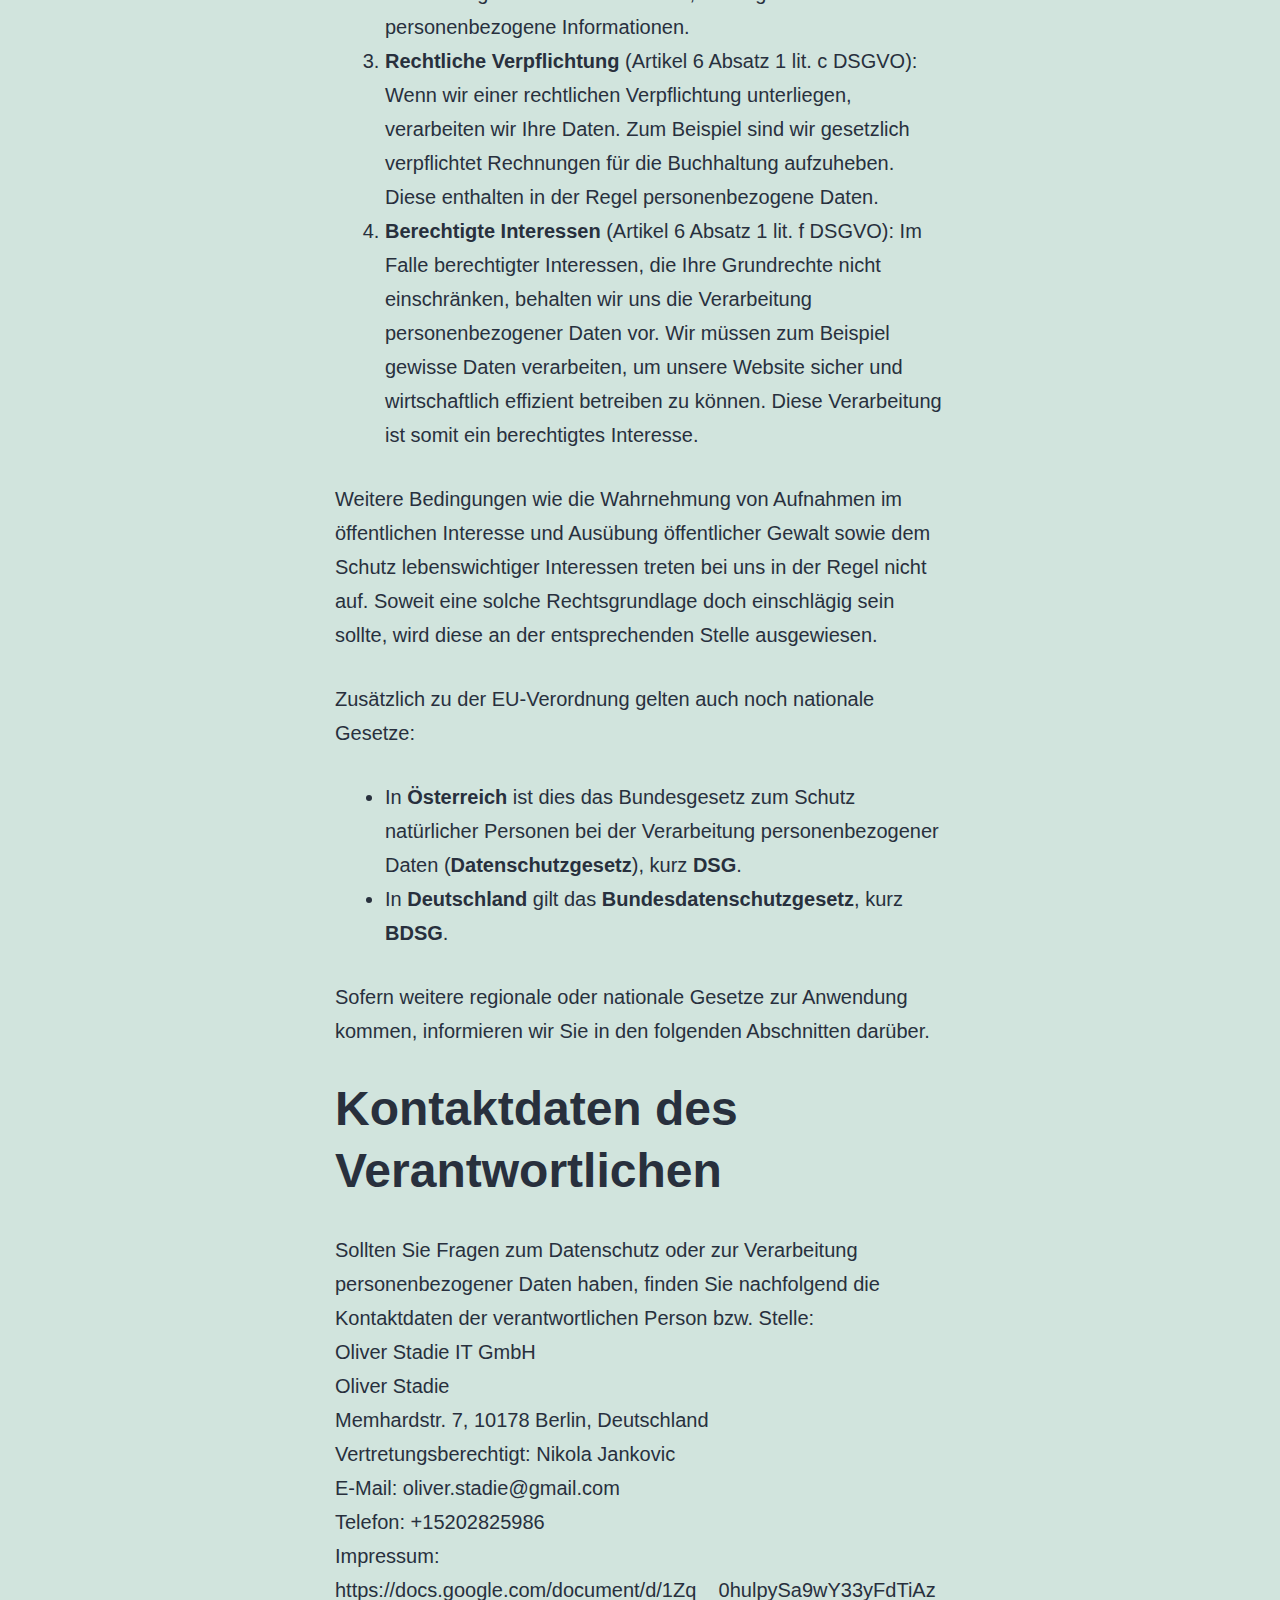
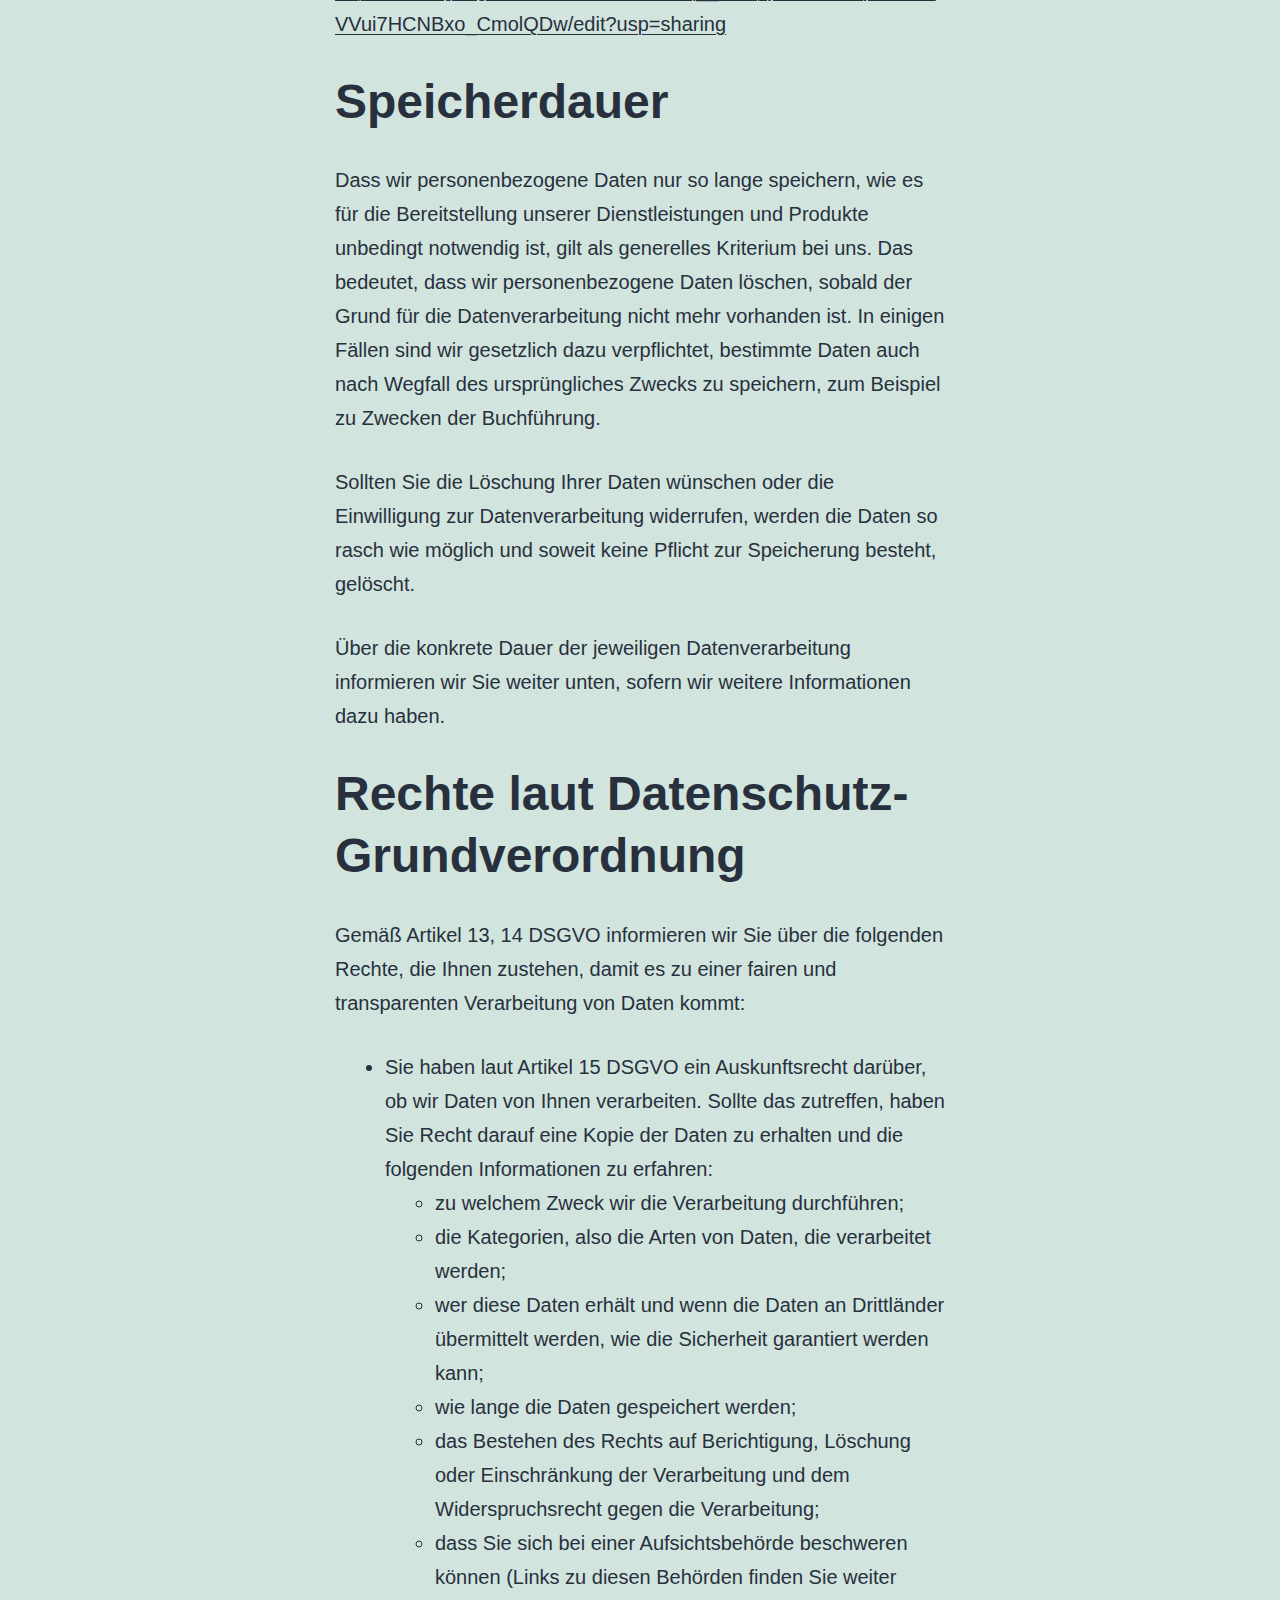
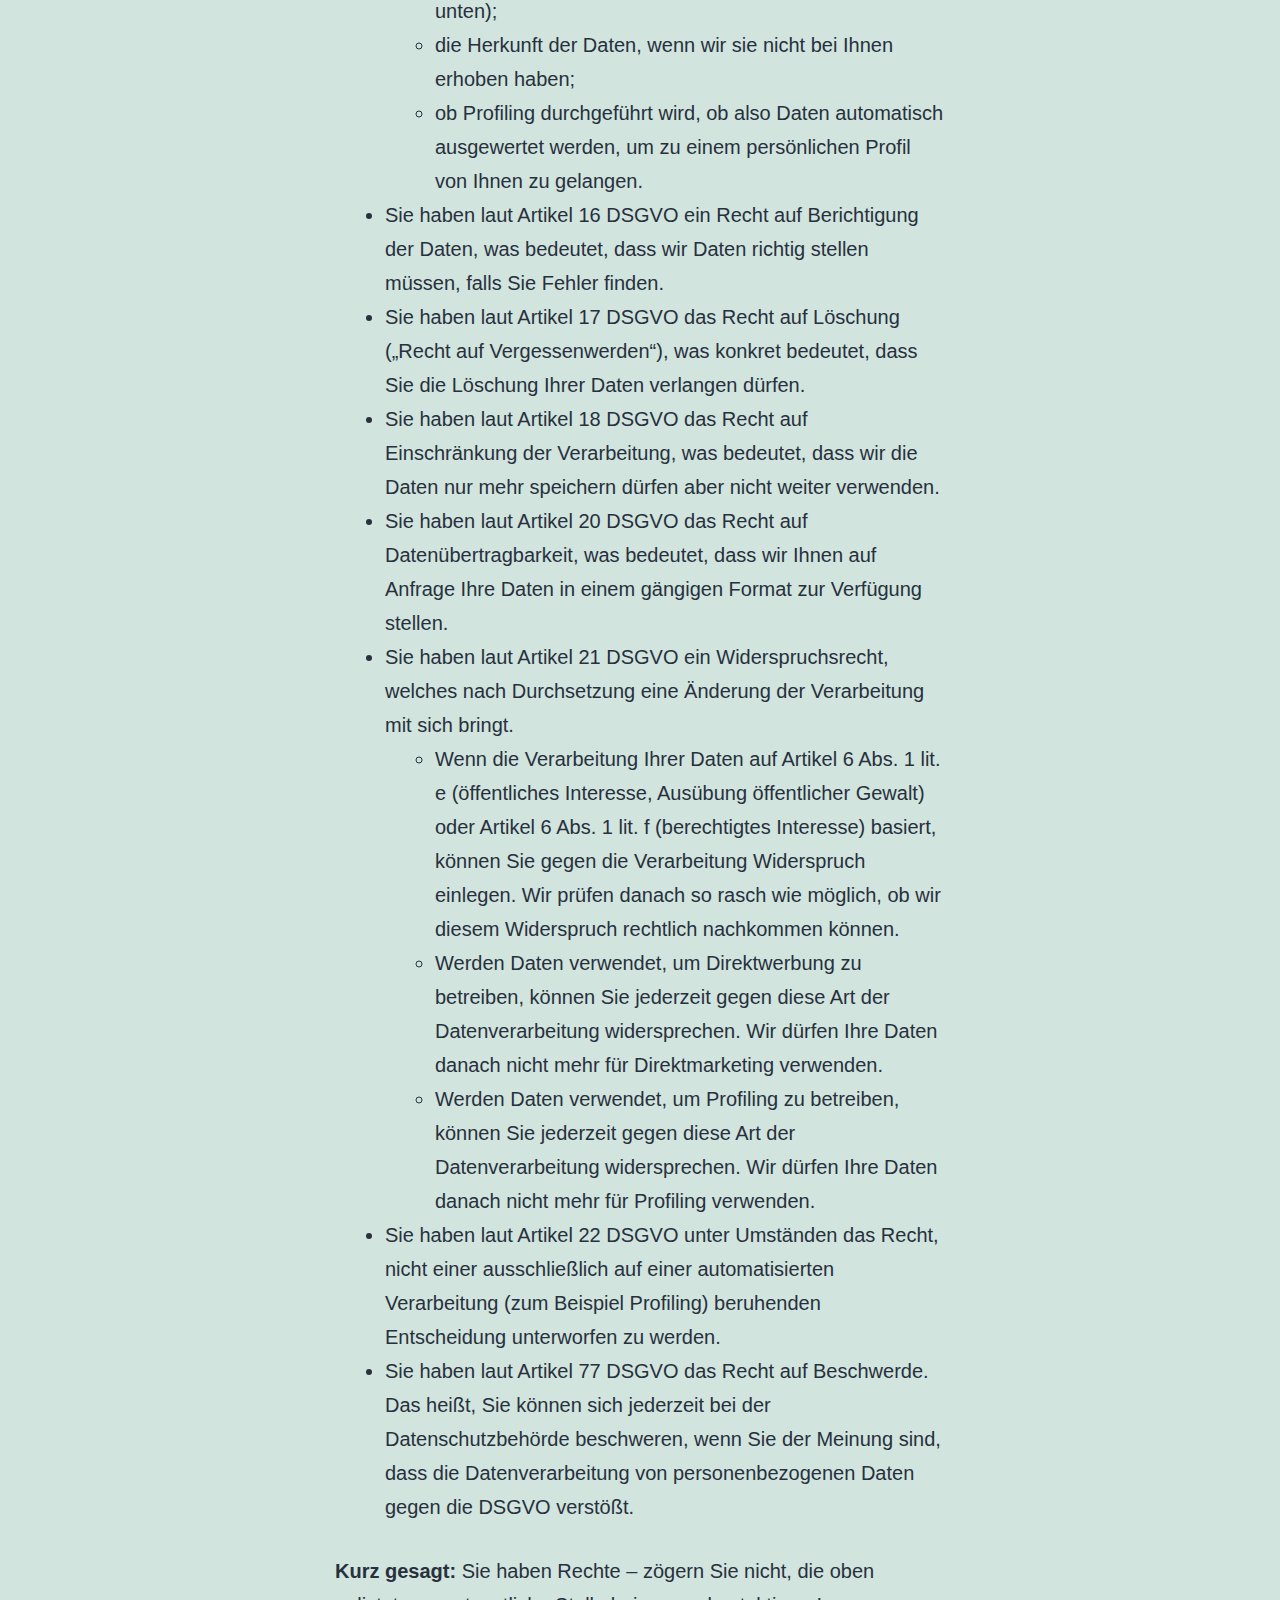
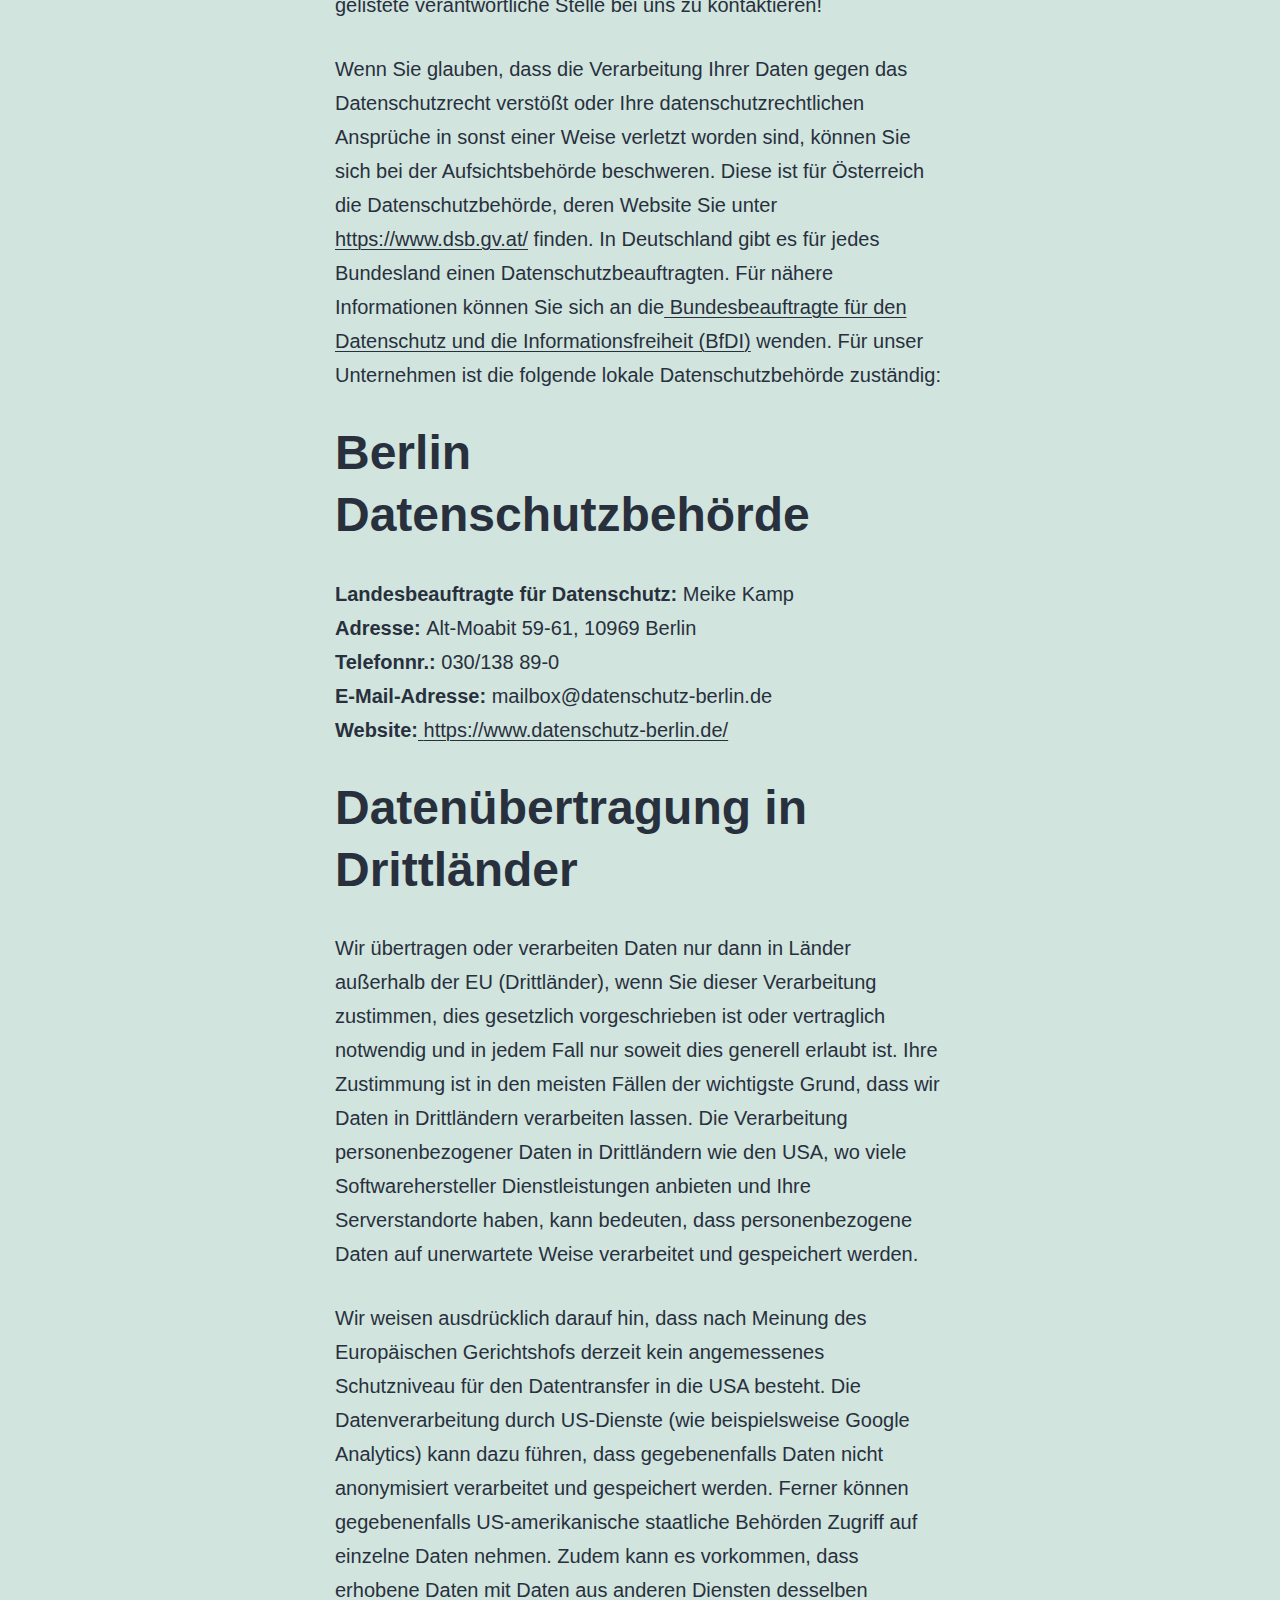
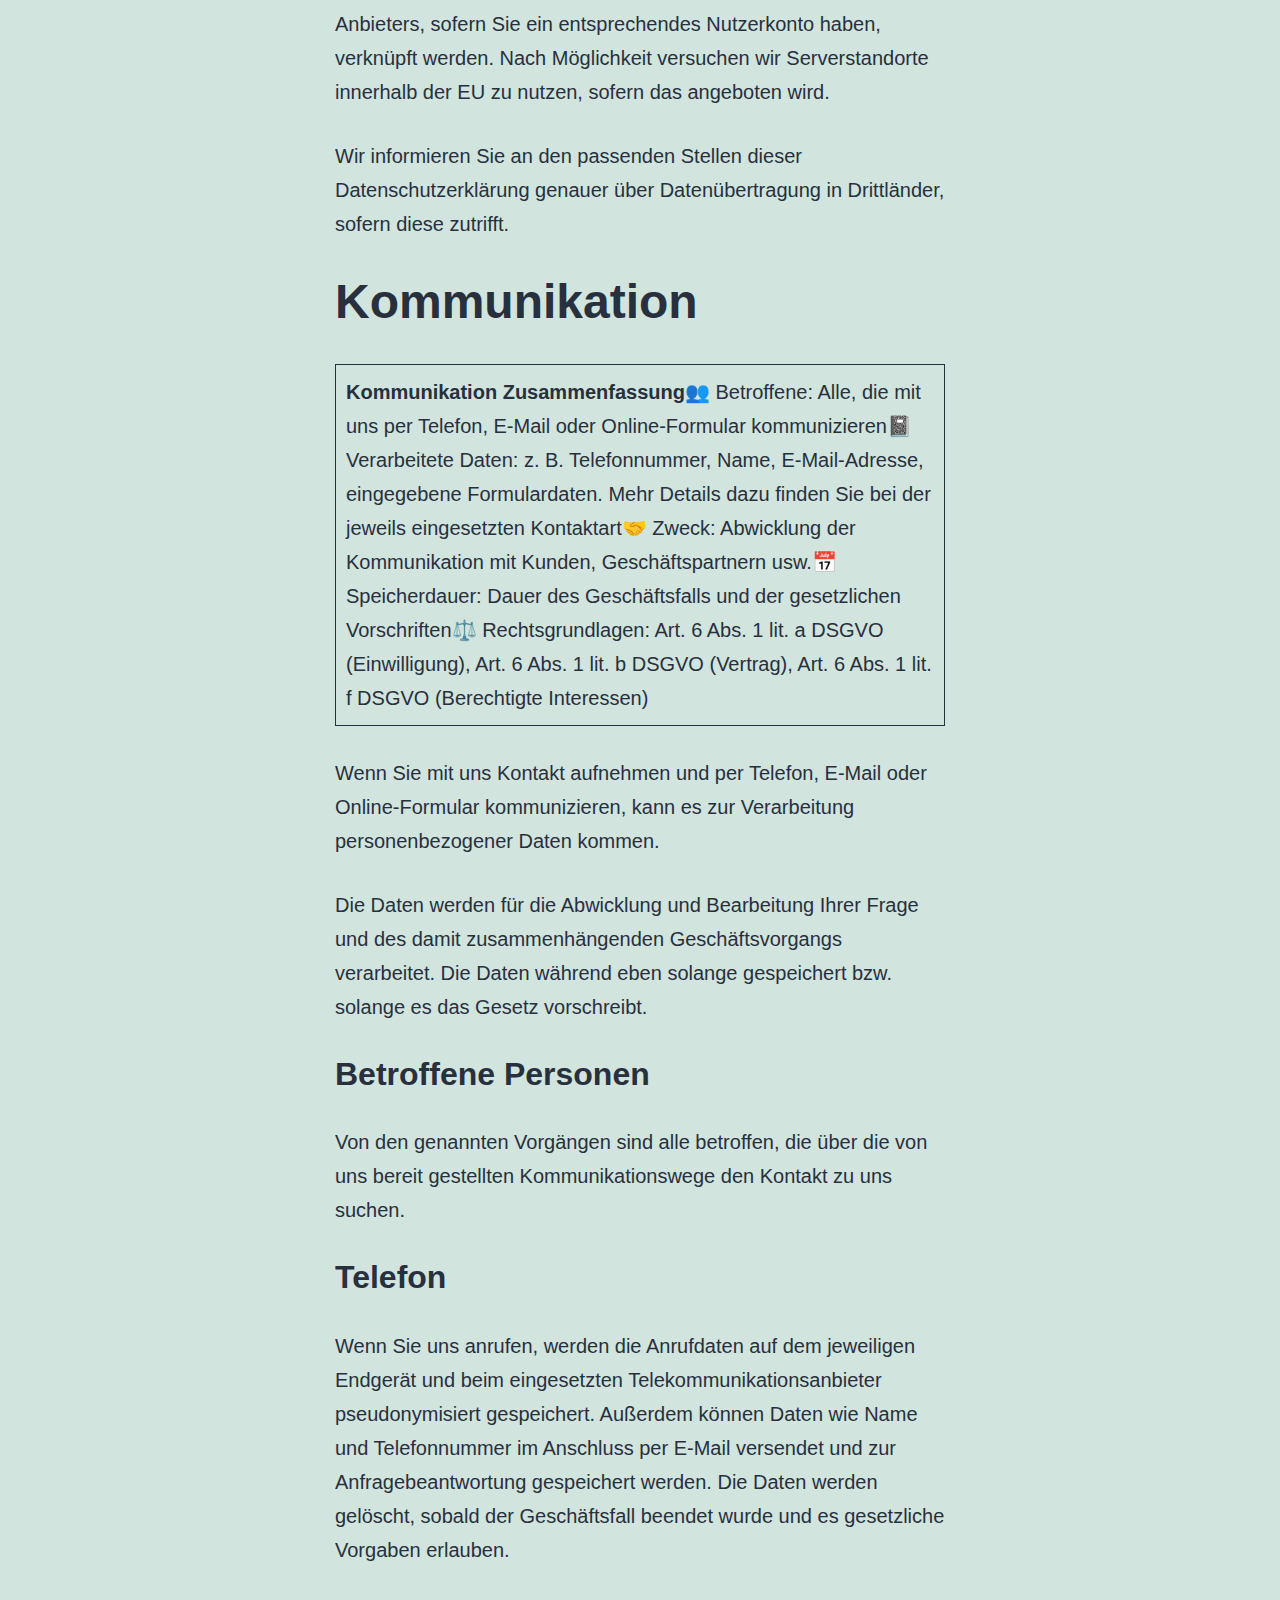
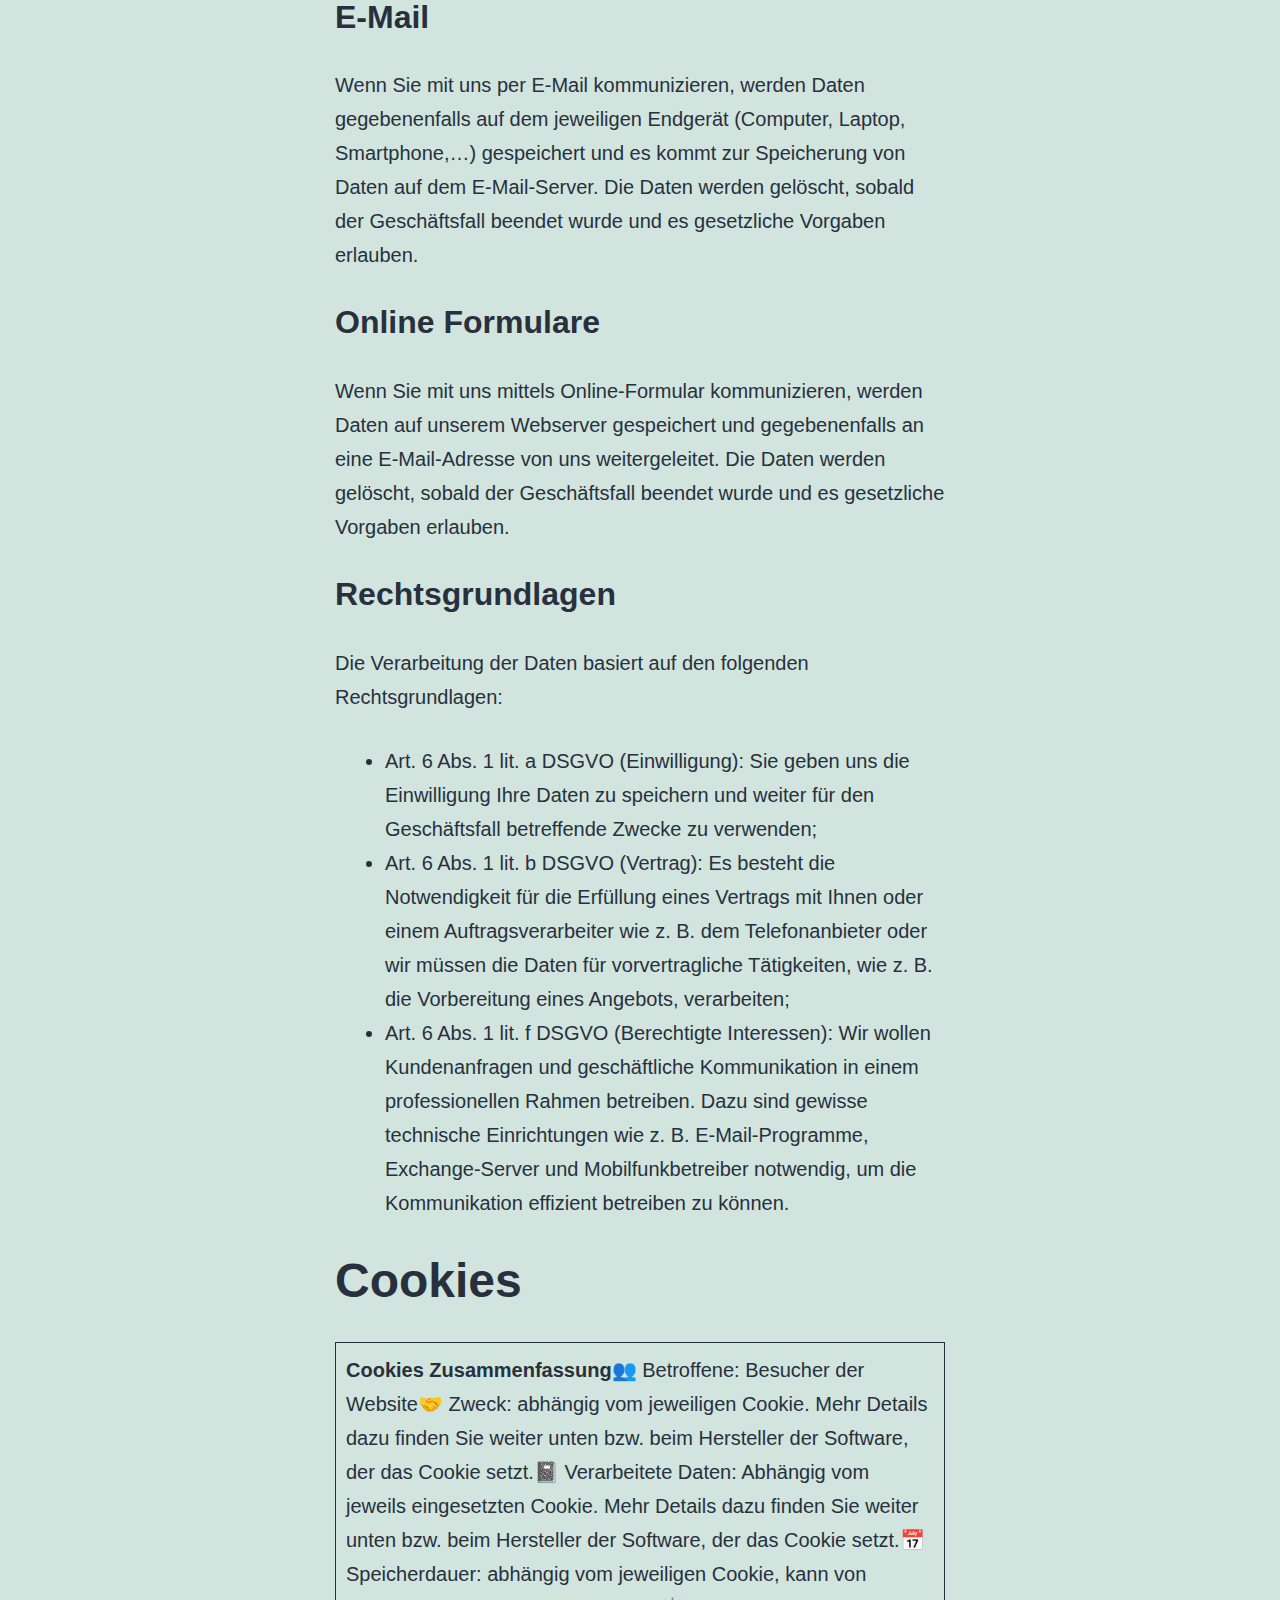
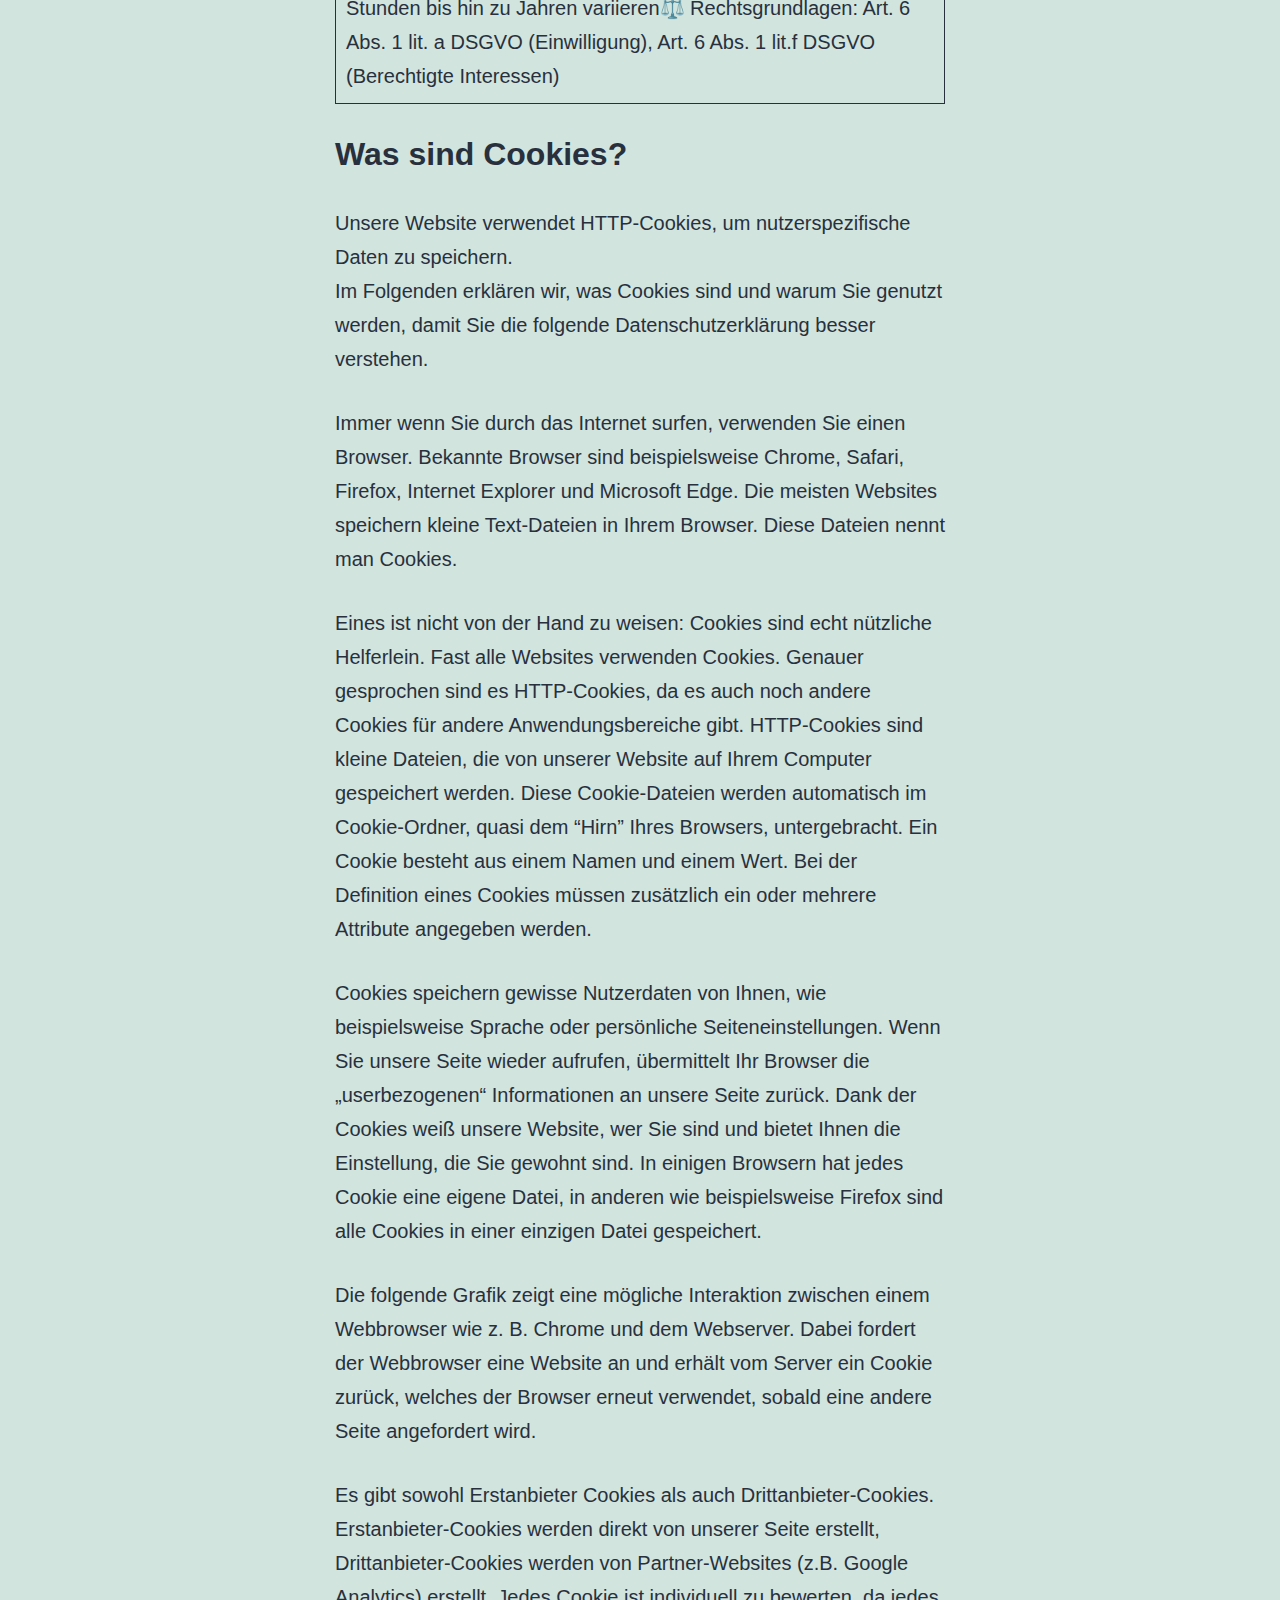
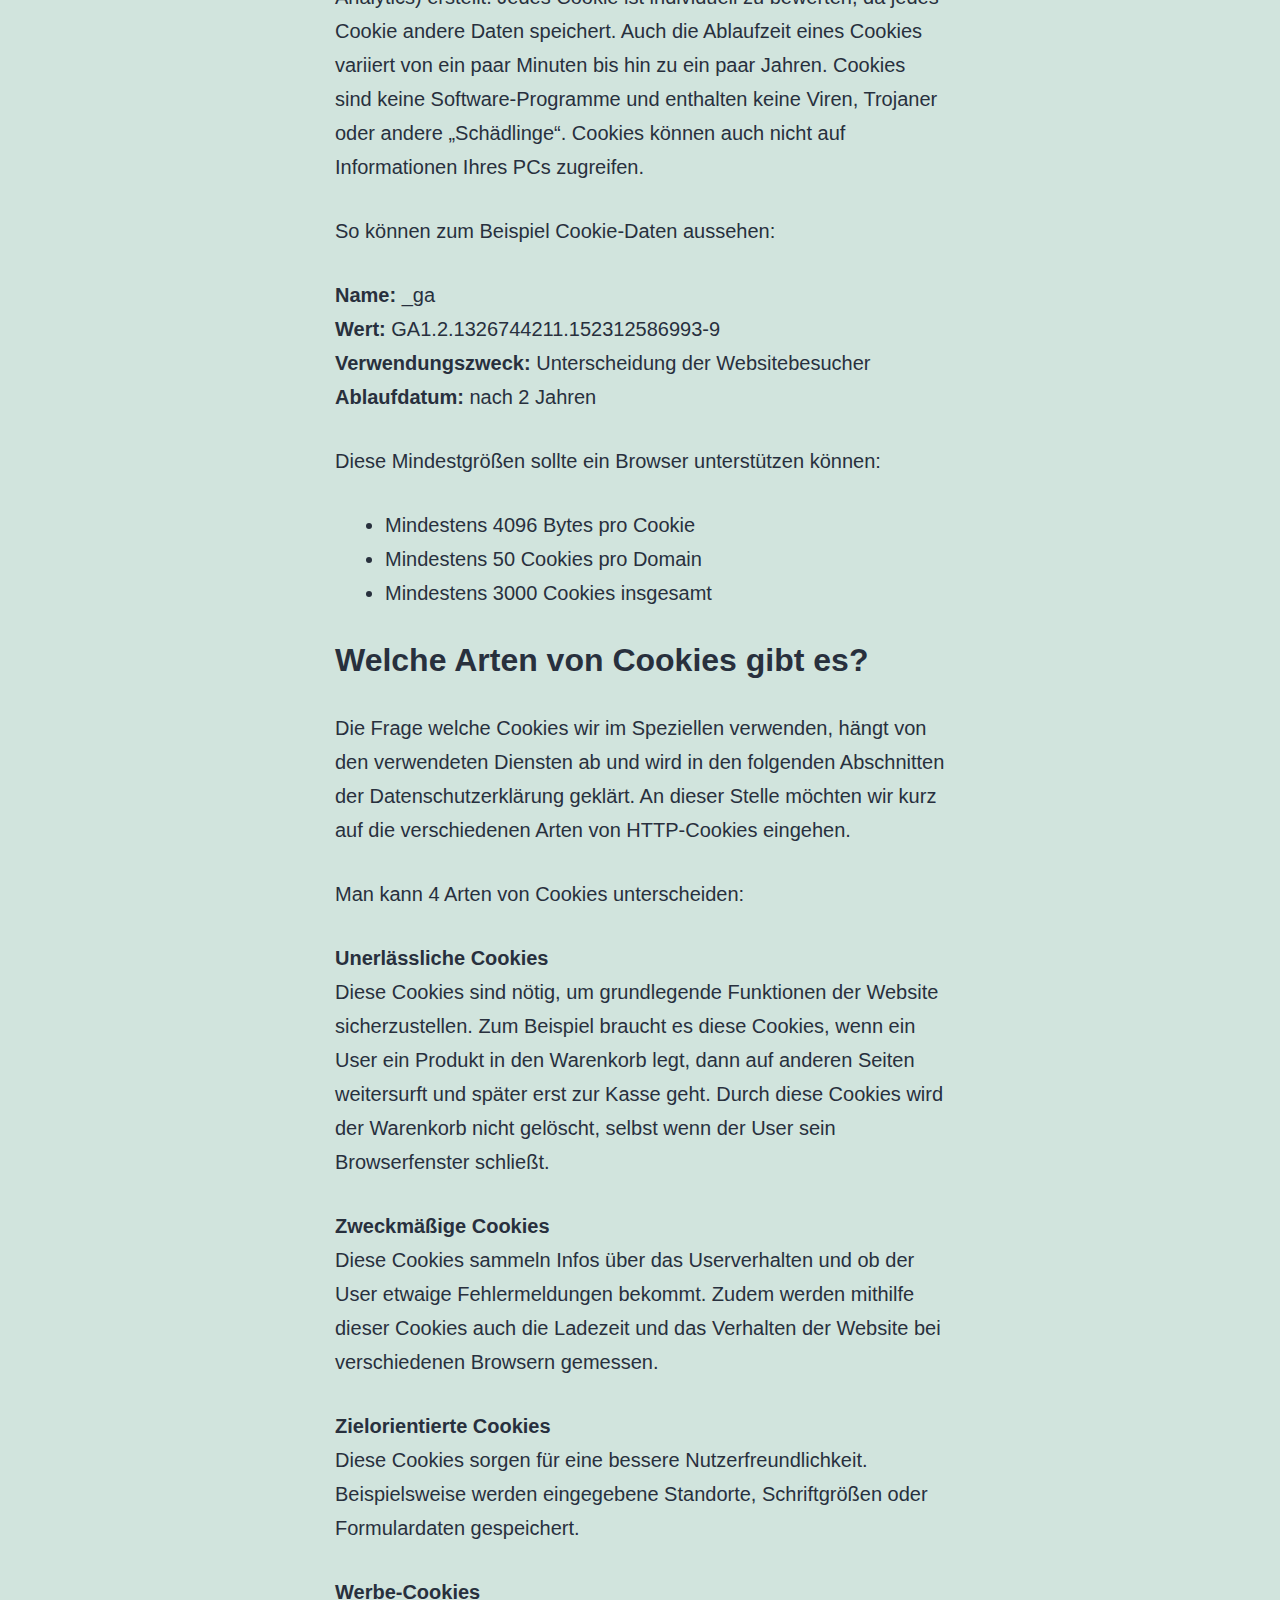
<file: datenschutzerklarung/index.html>
<!DOCTYPE html>
<html lang="de-DE">
<head>
	<meta charset="UTF-8">
	<meta name="viewport" content="width=device-width, initial-scale=1">
	<title>Datenschutzerklärung &#8211; RimRats &#8211; Board Game</title>
<meta name="robots" content="max-image-preview:large">
<script id="cookieyes" type="text/javascript" src="https://cdn-cookieyes.com/client_data/ebce158352aaf548c0206f7c/script.js"></script><link rel="dns-prefetch" href="//stats.wp.com">
<link rel="alternate" type="application/rss+xml" title="RimRats - Board Game &raquo; Feed" href="/feed/">
<link rel="alternate" type="application/rss+xml" title="RimRats - Board Game &raquo; Kommentar-Feed" href="/comments/feed/">
<script>
window._wpemojiSettings = {"baseUrl":"https:\/\/s.w.org\/images\/core\/emoji\/15.0.3\/72x72\/","ext":".png","svgUrl":"https:\/\/s.w.org\/images\/core\/emoji\/15.0.3\/svg\/","svgExt":".svg","source":{"concatemoji":"\/wp-includes\/js\/wp-emoji-release.min.js?ver=6.6.2"}};
/*! This file is auto-generated */
!function(i,n){var o,s,e;function c(e){try{var t={supportTests:e,timestamp:(new Date).valueOf()};sessionStorage.setItem(o,JSON.stringify(t))}catch(e){}}function p(e,t,n){e.clearRect(0,0,e.canvas.width,e.canvas.height),e.fillText(t,0,0);var t=new Uint32Array(e.getImageData(0,0,e.canvas.width,e.canvas.height).data),r=(e.clearRect(0,0,e.canvas.width,e.canvas.height),e.fillText(n,0,0),new Uint32Array(e.getImageData(0,0,e.canvas.width,e.canvas.height).data));return t.every(function(e,t){return e===r[t]})}function u(e,t,n){switch(t){case"flag":return n(e,"🏳️‍⚧️","🏳️​⚧️")?!1:!n(e,"🇺🇳","🇺​🇳")&&!n(e,"🏴󠁧󠁢󠁥󠁮󠁧󠁿","🏴​󠁧​󠁢​󠁥​󠁮​󠁧​󠁿");case"emoji":return!n(e,"🐦‍⬛","🐦​⬛")}return!1}function f(e,t,n){var r="undefined"!=typeof WorkerGlobalScope&&self instanceof WorkerGlobalScope?new OffscreenCanvas(300,150):i.createElement("canvas"),a=r.getContext("2d",{willReadFrequently:!0}),o=(a.textBaseline="top",a.font="600 32px Arial",{});return e.forEach(function(e){o[e]=t(a,e,n)}),o}function t(e){var t=i.createElement("script");t.src=e,t.defer=!0,i.head.appendChild(t)}"undefined"!=typeof Promise&&(o="wpEmojiSettingsSupports",s=["flag","emoji"],n.supports={everything:!0,everythingExceptFlag:!0},e=new Promise(function(e){i.addEventListener("DOMContentLoaded",e,{once:!0})}),new Promise(function(t){var n=function(){try{var e=JSON.parse(sessionStorage.getItem(o));if("object"==typeof e&&"number"==typeof e.timestamp&&(new Date).valueOf()<e.timestamp+604800&&"object"==typeof e.supportTests)return e.supportTests}catch(e){}return null}();if(!n){if("undefined"!=typeof Worker&&"undefined"!=typeof OffscreenCanvas&&"undefined"!=typeof URL&&URL.createObjectURL&&"undefined"!=typeof Blob)try{var e="postMessage("+f.toString()+"("+[JSON.stringify(s),u.toString(),p.toString()].join(",")+"));",r=new Blob([e],{type:"text/javascript"}),a=new Worker(URL.createObjectURL(r),{name:"wpTestEmojiSupports"});return void(a.onmessage=function(e){c(n=e.data),a.terminate(),t(n)})}catch(e){}c(n=f(s,u,p))}t(n)}).then(function(e){for(var t in e)n.supports[t]=e[t],n.supports.everything=n.supports.everything&&n.supports[t],"flag"!==t&&(n.supports.everythingExceptFlag=n.supports.everythingExceptFlag&&n.supports[t]);n.supports.everythingExceptFlag=n.supports.everythingExceptFlag&&!n.supports.flag,n.DOMReady=!1,n.readyCallback=function(){n.DOMReady=!0}}).then(function(){return e}).then(function(){var e;n.supports.everything||(n.readyCallback(),(e=n.source||{}).concatemoji?t(e.concatemoji):e.wpemoji&&e.twemoji&&(t(e.twemoji),t(e.wpemoji)))}))}((window,document),window._wpemojiSettings);
</script>
<style id="wp-emoji-styles-inline-css">img.wp-smiley, img.emoji {
		display: inline !important;
		border: none !important;
		box-shadow: none !important;
		height: 1em !important;
		width: 1em !important;
		margin: 0 0.07em !important;
		vertical-align: -0.1em !important;
		background: none !important;
		padding: 0 !important;
	}</style>
<link rel="stylesheet" id="wp-block-library-css" href="/wp-includes/css/dist/block-library/style.min.css?ver=6.6.2" media="all">
<style id="wp-block-library-theme-inline-css">.wp-block-audio :where(figcaption){color:#555;font-size:13px;text-align:center}.is-dark-theme .wp-block-audio :where(figcaption){color:#ffffffa6}.wp-block-audio{margin:0 0 1em}.wp-block-code{border:1px solid #ccc;border-radius:4px;font-family:Menlo,Consolas,monaco,monospace;padding:.8em 1em}.wp-block-embed :where(figcaption){color:#555;font-size:13px;text-align:center}.is-dark-theme .wp-block-embed :where(figcaption){color:#ffffffa6}.wp-block-embed{margin:0 0 1em}.blocks-gallery-caption{color:#555;font-size:13px;text-align:center}.is-dark-theme .blocks-gallery-caption{color:#ffffffa6}:root :where(.wp-block-image figcaption){color:#555;font-size:13px;text-align:center}.is-dark-theme :root :where(.wp-block-image figcaption){color:#ffffffa6}.wp-block-image{margin:0 0 1em}.wp-block-pullquote{border-bottom:4px solid;border-top:4px solid;color:currentColor;margin-bottom:1.75em}.wp-block-pullquote cite,.wp-block-pullquote footer,.wp-block-pullquote__citation{color:currentColor;font-size:.8125em;font-style:normal;text-transform:uppercase}.wp-block-quote{border-left:.25em solid;margin:0 0 1.75em;padding-left:1em}.wp-block-quote cite,.wp-block-quote footer{color:currentColor;font-size:.8125em;font-style:normal;position:relative}.wp-block-quote.has-text-align-right{border-left:none;border-right:.25em solid;padding-left:0;padding-right:1em}.wp-block-quote.has-text-align-center{border:none;padding-left:0}.wp-block-quote.is-large,.wp-block-quote.is-style-large,.wp-block-quote.is-style-plain{border:none}.wp-block-search .wp-block-search__label{font-weight:700}.wp-block-search__button{border:1px solid #ccc;padding:.375em .625em}:where(.wp-block-group.has-background){padding:1.25em 2.375em}.wp-block-separator.has-css-opacity{opacity:.4}.wp-block-separator{border:none;border-bottom:2px solid;margin-left:auto;margin-right:auto}.wp-block-separator.has-alpha-channel-opacity{opacity:1}.wp-block-separator:not(.is-style-wide):not(.is-style-dots){width:100px}.wp-block-separator.has-background:not(.is-style-dots){border-bottom:none;height:1px}.wp-block-separator.has-background:not(.is-style-wide):not(.is-style-dots){height:2px}.wp-block-table{margin:0 0 1em}.wp-block-table td,.wp-block-table th{word-break:normal}.wp-block-table :where(figcaption){color:#555;font-size:13px;text-align:center}.is-dark-theme .wp-block-table :where(figcaption){color:#ffffffa6}.wp-block-video :where(figcaption){color:#555;font-size:13px;text-align:center}.is-dark-theme .wp-block-video :where(figcaption){color:#ffffffa6}.wp-block-video{margin:0 0 1em}:root :where(.wp-block-template-part.has-background){margin-bottom:0;margin-top:0;padding:1.25em 2.375em}</style>
<link rel="stylesheet" id="mediaelement-css" href="/wp-includes/js/mediaelement/mediaelementplayer-legacy.min.css?ver=4.2.17" media="all">
<link rel="stylesheet" id="wp-mediaelement-css" href="/wp-includes/js/mediaelement/wp-mediaelement.min.css?ver=6.6.2" media="all">
<style id="jetpack-sharing-buttons-style-inline-css">.jetpack-sharing-buttons__services-list{display:flex;flex-direction:row;flex-wrap:wrap;gap:0;list-style-type:none;margin:5px;padding:0}.jetpack-sharing-buttons__services-list.has-small-icon-size{font-size:12px}.jetpack-sharing-buttons__services-list.has-normal-icon-size{font-size:16px}.jetpack-sharing-buttons__services-list.has-large-icon-size{font-size:24px}.jetpack-sharing-buttons__services-list.has-huge-icon-size{font-size:36px}@media print{.jetpack-sharing-buttons__services-list{display:none!important}}.editor-styles-wrapper .wp-block-jetpack-sharing-buttons{gap:0;padding-inline-start:0}ul.jetpack-sharing-buttons__services-list.has-background{padding:1.25em 2.375em}</style>
<link rel="stylesheet" id="twenty-twenty-one-custom-color-overrides-css" href="/wp-content/themes/twentytwentyone/assets/css/custom-color-overrides.css?ver=2.3" media="all">
<style id="classic-theme-styles-inline-css">/*! This file is auto-generated */
.wp-block-button__link{color:#fff;background-color:#32373c;border-radius:9999px;box-shadow:none;text-decoration:none;padding:calc(.667em + 2px) calc(1.333em + 2px);font-size:1.125em}.wp-block-file__button{background:#32373c;color:#fff;text-decoration:none}</style>
<style id="global-styles-inline-css">:root{--wp--preset--aspect-ratio--square: 1;--wp--preset--aspect-ratio--4-3: 4/3;--wp--preset--aspect-ratio--3-4: 3/4;--wp--preset--aspect-ratio--3-2: 3/2;--wp--preset--aspect-ratio--2-3: 2/3;--wp--preset--aspect-ratio--16-9: 16/9;--wp--preset--aspect-ratio--9-16: 9/16;--wp--preset--color--black: #000000;--wp--preset--color--cyan-bluish-gray: #abb8c3;--wp--preset--color--white: #FFFFFF;--wp--preset--color--pale-pink: #f78da7;--wp--preset--color--vivid-red: #cf2e2e;--wp--preset--color--luminous-vivid-orange: #ff6900;--wp--preset--color--luminous-vivid-amber: #fcb900;--wp--preset--color--light-green-cyan: #7bdcb5;--wp--preset--color--vivid-green-cyan: #00d084;--wp--preset--color--pale-cyan-blue: #8ed1fc;--wp--preset--color--vivid-cyan-blue: #0693e3;--wp--preset--color--vivid-purple: #9b51e0;--wp--preset--color--dark-gray: #28303D;--wp--preset--color--gray: #39414D;--wp--preset--color--green: #D1E4DD;--wp--preset--color--blue: #D1DFE4;--wp--preset--color--purple: #D1D1E4;--wp--preset--color--red: #E4D1D1;--wp--preset--color--orange: #E4DAD1;--wp--preset--color--yellow: #EEEADD;--wp--preset--gradient--vivid-cyan-blue-to-vivid-purple: linear-gradient(135deg,rgba(6,147,227,1) 0%,rgb(155,81,224) 100%);--wp--preset--gradient--light-green-cyan-to-vivid-green-cyan: linear-gradient(135deg,rgb(122,220,180) 0%,rgb(0,208,130) 100%);--wp--preset--gradient--luminous-vivid-amber-to-luminous-vivid-orange: linear-gradient(135deg,rgba(252,185,0,1) 0%,rgba(255,105,0,1) 100%);--wp--preset--gradient--luminous-vivid-orange-to-vivid-red: linear-gradient(135deg,rgba(255,105,0,1) 0%,rgb(207,46,46) 100%);--wp--preset--gradient--very-light-gray-to-cyan-bluish-gray: linear-gradient(135deg,rgb(238,238,238) 0%,rgb(169,184,195) 100%);--wp--preset--gradient--cool-to-warm-spectrum: linear-gradient(135deg,rgb(74,234,220) 0%,rgb(151,120,209) 20%,rgb(207,42,186) 40%,rgb(238,44,130) 60%,rgb(251,105,98) 80%,rgb(254,248,76) 100%);--wp--preset--gradient--blush-light-purple: linear-gradient(135deg,rgb(255,206,236) 0%,rgb(152,150,240) 100%);--wp--preset--gradient--blush-bordeaux: linear-gradient(135deg,rgb(254,205,165) 0%,rgb(254,45,45) 50%,rgb(107,0,62) 100%);--wp--preset--gradient--luminous-dusk: linear-gradient(135deg,rgb(255,203,112) 0%,rgb(199,81,192) 50%,rgb(65,88,208) 100%);--wp--preset--gradient--pale-ocean: linear-gradient(135deg,rgb(255,245,203) 0%,rgb(182,227,212) 50%,rgb(51,167,181) 100%);--wp--preset--gradient--electric-grass: linear-gradient(135deg,rgb(202,248,128) 0%,rgb(113,206,126) 100%);--wp--preset--gradient--midnight: linear-gradient(135deg,rgb(2,3,129) 0%,rgb(40,116,252) 100%);--wp--preset--gradient--purple-to-yellow: linear-gradient(160deg, #D1D1E4 0%, #EEEADD 100%);--wp--preset--gradient--yellow-to-purple: linear-gradient(160deg, #EEEADD 0%, #D1D1E4 100%);--wp--preset--gradient--green-to-yellow: linear-gradient(160deg, #D1E4DD 0%, #EEEADD 100%);--wp--preset--gradient--yellow-to-green: linear-gradient(160deg, #EEEADD 0%, #D1E4DD 100%);--wp--preset--gradient--red-to-yellow: linear-gradient(160deg, #E4D1D1 0%, #EEEADD 100%);--wp--preset--gradient--yellow-to-red: linear-gradient(160deg, #EEEADD 0%, #E4D1D1 100%);--wp--preset--gradient--purple-to-red: linear-gradient(160deg, #D1D1E4 0%, #E4D1D1 100%);--wp--preset--gradient--red-to-purple: linear-gradient(160deg, #E4D1D1 0%, #D1D1E4 100%);--wp--preset--font-size--small: 18px;--wp--preset--font-size--medium: 20px;--wp--preset--font-size--large: 24px;--wp--preset--font-size--x-large: 42px;--wp--preset--font-size--extra-small: 16px;--wp--preset--font-size--normal: 20px;--wp--preset--font-size--extra-large: 40px;--wp--preset--font-size--huge: 96px;--wp--preset--font-size--gigantic: 144px;--wp--preset--spacing--20: 0.44rem;--wp--preset--spacing--30: 0.67rem;--wp--preset--spacing--40: 1rem;--wp--preset--spacing--50: 1.5rem;--wp--preset--spacing--60: 2.25rem;--wp--preset--spacing--70: 3.38rem;--wp--preset--spacing--80: 5.06rem;--wp--preset--shadow--natural: 6px 6px 9px rgba(0, 0, 0, 0.2);--wp--preset--shadow--deep: 12px 12px 50px rgba(0, 0, 0, 0.4);--wp--preset--shadow--sharp: 6px 6px 0px rgba(0, 0, 0, 0.2);--wp--preset--shadow--outlined: 6px 6px 0px -3px rgba(255, 255, 255, 1), 6px 6px rgba(0, 0, 0, 1);--wp--preset--shadow--crisp: 6px 6px 0px rgba(0, 0, 0, 1);}:where(.is-layout-flex){gap: 0.5em;}:where(.is-layout-grid){gap: 0.5em;}body .is-layout-flex{display: flex;}.is-layout-flex{flex-wrap: wrap;align-items: center;}.is-layout-flex > :is(*, div){margin: 0;}body .is-layout-grid{display: grid;}.is-layout-grid > :is(*, div){margin: 0;}:where(.wp-block-columns.is-layout-flex){gap: 2em;}:where(.wp-block-columns.is-layout-grid){gap: 2em;}:where(.wp-block-post-template.is-layout-flex){gap: 1.25em;}:where(.wp-block-post-template.is-layout-grid){gap: 1.25em;}.has-black-color{color: var(--wp--preset--color--black) !important;}.has-cyan-bluish-gray-color{color: var(--wp--preset--color--cyan-bluish-gray) !important;}.has-white-color{color: var(--wp--preset--color--white) !important;}.has-pale-pink-color{color: var(--wp--preset--color--pale-pink) !important;}.has-vivid-red-color{color: var(--wp--preset--color--vivid-red) !important;}.has-luminous-vivid-orange-color{color: var(--wp--preset--color--luminous-vivid-orange) !important;}.has-luminous-vivid-amber-color{color: var(--wp--preset--color--luminous-vivid-amber) !important;}.has-light-green-cyan-color{color: var(--wp--preset--color--light-green-cyan) !important;}.has-vivid-green-cyan-color{color: var(--wp--preset--color--vivid-green-cyan) !important;}.has-pale-cyan-blue-color{color: var(--wp--preset--color--pale-cyan-blue) !important;}.has-vivid-cyan-blue-color{color: var(--wp--preset--color--vivid-cyan-blue) !important;}.has-vivid-purple-color{color: var(--wp--preset--color--vivid-purple) !important;}.has-black-background-color{background-color: var(--wp--preset--color--black) !important;}.has-cyan-bluish-gray-background-color{background-color: var(--wp--preset--color--cyan-bluish-gray) !important;}.has-white-background-color{background-color: var(--wp--preset--color--white) !important;}.has-pale-pink-background-color{background-color: var(--wp--preset--color--pale-pink) !important;}.has-vivid-red-background-color{background-color: var(--wp--preset--color--vivid-red) !important;}.has-luminous-vivid-orange-background-color{background-color: var(--wp--preset--color--luminous-vivid-orange) !important;}.has-luminous-vivid-amber-background-color{background-color: var(--wp--preset--color--luminous-vivid-amber) !important;}.has-light-green-cyan-background-color{background-color: var(--wp--preset--color--light-green-cyan) !important;}.has-vivid-green-cyan-background-color{background-color: var(--wp--preset--color--vivid-green-cyan) !important;}.has-pale-cyan-blue-background-color{background-color: var(--wp--preset--color--pale-cyan-blue) !important;}.has-vivid-cyan-blue-background-color{background-color: var(--wp--preset--color--vivid-cyan-blue) !important;}.has-vivid-purple-background-color{background-color: var(--wp--preset--color--vivid-purple) !important;}.has-black-border-color{border-color: var(--wp--preset--color--black) !important;}.has-cyan-bluish-gray-border-color{border-color: var(--wp--preset--color--cyan-bluish-gray) !important;}.has-white-border-color{border-color: var(--wp--preset--color--white) !important;}.has-pale-pink-border-color{border-color: var(--wp--preset--color--pale-pink) !important;}.has-vivid-red-border-color{border-color: var(--wp--preset--color--vivid-red) !important;}.has-luminous-vivid-orange-border-color{border-color: var(--wp--preset--color--luminous-vivid-orange) !important;}.has-luminous-vivid-amber-border-color{border-color: var(--wp--preset--color--luminous-vivid-amber) !important;}.has-light-green-cyan-border-color{border-color: var(--wp--preset--color--light-green-cyan) !important;}.has-vivid-green-cyan-border-color{border-color: var(--wp--preset--color--vivid-green-cyan) !important;}.has-pale-cyan-blue-border-color{border-color: var(--wp--preset--color--pale-cyan-blue) !important;}.has-vivid-cyan-blue-border-color{border-color: var(--wp--preset--color--vivid-cyan-blue) !important;}.has-vivid-purple-border-color{border-color: var(--wp--preset--color--vivid-purple) !important;}.has-vivid-cyan-blue-to-vivid-purple-gradient-background{background: var(--wp--preset--gradient--vivid-cyan-blue-to-vivid-purple) !important;}.has-light-green-cyan-to-vivid-green-cyan-gradient-background{background: var(--wp--preset--gradient--light-green-cyan-to-vivid-green-cyan) !important;}.has-luminous-vivid-amber-to-luminous-vivid-orange-gradient-background{background: var(--wp--preset--gradient--luminous-vivid-amber-to-luminous-vivid-orange) !important;}.has-luminous-vivid-orange-to-vivid-red-gradient-background{background: var(--wp--preset--gradient--luminous-vivid-orange-to-vivid-red) !important;}.has-very-light-gray-to-cyan-bluish-gray-gradient-background{background: var(--wp--preset--gradient--very-light-gray-to-cyan-bluish-gray) !important;}.has-cool-to-warm-spectrum-gradient-background{background: var(--wp--preset--gradient--cool-to-warm-spectrum) !important;}.has-blush-light-purple-gradient-background{background: var(--wp--preset--gradient--blush-light-purple) !important;}.has-blush-bordeaux-gradient-background{background: var(--wp--preset--gradient--blush-bordeaux) !important;}.has-luminous-dusk-gradient-background{background: var(--wp--preset--gradient--luminous-dusk) !important;}.has-pale-ocean-gradient-background{background: var(--wp--preset--gradient--pale-ocean) !important;}.has-electric-grass-gradient-background{background: var(--wp--preset--gradient--electric-grass) !important;}.has-midnight-gradient-background{background: var(--wp--preset--gradient--midnight) !important;}.has-small-font-size{font-size: var(--wp--preset--font-size--small) !important;}.has-medium-font-size{font-size: var(--wp--preset--font-size--medium) !important;}.has-large-font-size{font-size: var(--wp--preset--font-size--large) !important;}.has-x-large-font-size{font-size: var(--wp--preset--font-size--x-large) !important;}
:where(.wp-block-post-template.is-layout-flex){gap: 1.25em;}:where(.wp-block-post-template.is-layout-grid){gap: 1.25em;}
:where(.wp-block-columns.is-layout-flex){gap: 2em;}:where(.wp-block-columns.is-layout-grid){gap: 2em;}
:root :where(.wp-block-pullquote){font-size: 1.5em;line-height: 1.6;}</style>
<link rel="stylesheet" id="language-switcher-frontend-css" href="/wp-content/plugins/language-switcher/assets/css/frontend-1.0.1.css?ver=1726072107" media="all">
<link rel="stylesheet" id="language-switcher-dropdown-css" href="/wp-content/plugins/language-switcher/assets/css/jquery.dropdown.css?ver=1726072107" media="all">
<link rel="stylesheet" id="twenty-twenty-one-style-css" href="/wp-content/themes/twentytwentyone/style.css?ver=2.3" media="all">
<link rel="stylesheet" id="twenty-twenty-one-print-style-css" href="/wp-content/themes/twentytwentyone/assets/css/print.css?ver=2.3" media="print">
<link rel="stylesheet" id="twentytwentyone-jetpack-css" href="/wp-content/plugins/jetpack/modules/theme-tools/compat/twentytwentyone.css?ver=13.8.1" media="all">
<link rel="stylesheet" id="newsletter-css" href="/wp-content/plugins/newsletter/style.css?ver=8.5.0" media="all">
<link rel="stylesheet" id="aurora-heatmap-css" href="/wp-content/plugins/aurora-heatmap/style.css?ver=1.7.0" media="all">
<style id="kadence-blocks-global-variables-inline-css">:root {--global-kb-font-size-sm:clamp(0.8rem, 0.73rem + 0.217vw, 0.9rem);--global-kb-font-size-md:clamp(1.1rem, 0.995rem + 0.326vw, 1.25rem);--global-kb-font-size-lg:clamp(1.75rem, 1.576rem + 0.543vw, 2rem);--global-kb-font-size-xl:clamp(2.25rem, 1.728rem + 1.63vw, 3rem);--global-kb-font-size-xxl:clamp(2.5rem, 1.456rem + 3.26vw, 4rem);--global-kb-font-size-xxxl:clamp(2.75rem, 0.489rem + 7.065vw, 6rem);}:root {--global-palette1: #3182CE;--global-palette2: #2B6CB0;--global-palette3: #1A202C;--global-palette4: #2D3748;--global-palette5: #4A5568;--global-palette6: #718096;--global-palette7: #EDF2F7;--global-palette8: #F7FAFC;--global-palette9: #ffffff;}</style>
<script id="language-switcher-switcher-js-after">
function setLang(lang){document.cookie = "lsw_f96b482c_m=" + lang + ";path=/;SameSite=Strict";}var links = document.querySelectorAll("link[hreflang]");for (var i = 0; i < links.length; i++) {var lang = links[i].hreflang;if (lang === "x-default") continue;var menus = document.querySelectorAll("a.menu-item-lang-" + lang);for (var j = 0; j < menus.length; j++) {menus[j].addEventListener("click", function(event) {setLang(lang);});}}
</script>
<script src="/wp-includes/js/jquery/jquery.min.js?ver=3.7.1" id="jquery-core-js"></script>
<script src="/wp-includes/js/jquery/jquery-migrate.min.js?ver=3.4.1" id="jquery-migrate-js"></script>
<script src="/wp-content/plugins/language-switcher/assets/js/jquery.dropdown.min.js?ver=1726072107" id="language-switcher-dropdown-js"></script>
<script id="twenty-twenty-one-ie11-polyfills-js-after">
( Element.prototype.matches && Element.prototype.closest && window.NodeList && NodeList.prototype.forEach ) || document.write( '<script src="/wp-content/themes/twentytwentyone/assets/js/polyfills.js?ver=2.3"><\/scr' + 'ipt>' );
</script>
<script src="/wp-content/themes/twentytwentyone/assets/js/primary-navigation.js?ver=2.3" id="twenty-twenty-one-primary-navigation-script-js" defer data-wp-strategy="defer"></script>
<script id="aurora-heatmap-js-extra">var aurora_heatmap = {"_mode":"reporter","ajax_url":"\/wp-admin\/admin-ajax.php","action":"aurora_heatmap","reports":"click_pc,click_mobile","debug":"0","ajax_delay_time":"3000","ajax_interval":"10","ajax_bulk":null};</script>
<script src="/wp-content/plugins/aurora-heatmap/js/aurora-heatmap.min.js?ver=1.7.0" id="aurora-heatmap-js"></script>
<link rel="https://api.w.org/" href="/wp-json/">
<link rel="alternate" title="JSON" type="application/json" href="/wp-json/wp/v2/pages/10">
<link rel="EditURI" type="application/rsd+xml" title="RSD" href="/xmlrpc.php?rsd">
<meta name="generator" content="WordPress 6.6.2">
<link rel="canonical" href="/datenschutzerklarung/">
<link rel="shortlink" href="/?p=10">
<link rel="alternate" title="oEmbed (JSON)" type="application/json+oembed" href="/wp-json/oembed/1.0/embed?url=https%3A%2F%2F%2Fdatenschutzerklarung%2F">
<link rel="alternate" title="oEmbed (XML)" type="text/xml+oembed" href="/wp-json/oembed/1.0/embed?url=https%3A%2F%2F%2Fdatenschutzerklarung%2F#038;format=xml">
<!-- start Simple Custom CSS and JS -->
<style>.language-switcher {
    position: absolute; /* 'fixed' oder 'absolute', je nach Bedarf */
    top: 30px; /* Abstand von oben */
    right: 30px; /* Abstand von rechts */
    z-index: 9999; /* Stellen Sie sicher, dass es über anderen Elementen angezeigt wird */
}</style>
<!-- end Simple Custom CSS and JS -->
<link rel="alternate" href="/datenschutzerklarung/" hreflang="x-default">
<link rel="alternate" href="/datenschutzerklarung#038;lang=en" hreflang="en">
<link rel="alternate" href="/datenschutzerklarung/" hreflang="de">
<style>.lsw-if-en { display: none; }</style>
	<style>img#wpstats{display:none}</style>
		<link rel="icon" href="/wp-content/uploads/2023/09/spawn-1-150x150.png" sizes="32x32">
<link rel="icon" href="/wp-content/uploads/2023/09/spawn-1.png" sizes="192x192">
<link rel="apple-touch-icon" href="/wp-content/uploads/2023/09/spawn-1.png">
<meta name="msapplication-TileImage" content="/wp-content/uploads/2023/09/spawn-1.png">
		<style id="wp-custom-css">#masthead {
	padding: 0px 10%;
	margin: 0;
	min-width: 100%;
	background-color: #2d2a29;
}

#main {
	padding-top: 0;
}

.primary-navigation #primary-menu-list li.menu-item a {
	text-decoration-line: none;
}

.primary-navigation #primary-menu-list li.menu-item a:hover {
	text-decoration-line: underline;
}

.primary-navigation a:hover, .primary-navigation a:link, .primary-navigation a:visited {
	color: white;
}

.site-footer {
	display: none;
}

.custom-logo-link > img {
	height: 50px !important;
	max-height: 50px !important;
}</style>
		<style id="wpforms-css-vars-root">:root {
					--wpforms-field-border-radius: 3px;
--wpforms-field-border-style: solid;
--wpforms-field-border-size: 1px;
--wpforms-field-background-color: #ffffff;
--wpforms-field-border-color: rgba( 0, 0, 0, 0.25 );
--wpforms-field-border-color-spare: rgba( 0, 0, 0, 0.25 );
--wpforms-field-text-color: rgba( 0, 0, 0, 0.7 );
--wpforms-field-menu-color: #ffffff;
--wpforms-label-color: rgba( 0, 0, 0, 0.85 );
--wpforms-label-sublabel-color: rgba( 0, 0, 0, 0.55 );
--wpforms-label-error-color: #d63637;
--wpforms-button-border-radius: 3px;
--wpforms-button-border-style: none;
--wpforms-button-border-size: 1px;
--wpforms-button-background-color: #066aab;
--wpforms-button-border-color: #066aab;
--wpforms-button-text-color: #ffffff;
--wpforms-page-break-color: #066aab;
--wpforms-background-image: none;
--wpforms-background-position: center center;
--wpforms-background-repeat: no-repeat;
--wpforms-background-size: cover;
--wpforms-background-width: 100px;
--wpforms-background-height: 100px;
--wpforms-background-color: rgba( 0, 0, 0, 0 );
--wpforms-background-url: none;
--wpforms-container-padding: 0px;
--wpforms-container-border-style: none;
--wpforms-container-border-width: 1px;
--wpforms-container-border-color: #000000;
--wpforms-container-border-radius: 3px;
--wpforms-field-size-input-height: 43px;
--wpforms-field-size-input-spacing: 15px;
--wpforms-field-size-font-size: 16px;
--wpforms-field-size-line-height: 19px;
--wpforms-field-size-padding-h: 14px;
--wpforms-field-size-checkbox-size: 16px;
--wpforms-field-size-sublabel-spacing: 5px;
--wpforms-field-size-icon-size: 1;
--wpforms-label-size-font-size: 16px;
--wpforms-label-size-line-height: 19px;
--wpforms-label-size-sublabel-font-size: 14px;
--wpforms-label-size-sublabel-line-height: 17px;
--wpforms-button-size-font-size: 17px;
--wpforms-button-size-height: 41px;
--wpforms-button-size-padding-h: 15px;
--wpforms-button-size-margin-top: 10px;
--wpforms-container-shadow-size-box-shadow: none;

				}</style>
</head>

<body class="page-template-default page page-id-10 wp-custom-logo wp-embed-responsive is-light-theme no-js singular has-main-navigation no-widgets">
<div id="page" class="site">
	<a class="skip-link screen-reader-text" href="#content">
		Zum Inhalt springen	</a>

	
<header id="masthead" class="site-header has-logo has-menu">

	

<div class="site-branding">

			<div class="site-logo"><a href="/" class="custom-logo-link" rel="home"><img width="160" height="160" src="/wp-content/uploads/2023/09/spawn-1.png" class="custom-logo" alt="RimRats &#8211; Board Game" decoding="async" srcset="/wp-content/uploads/2023/09/spawn-1.png 160w, /wp-content/uploads/2023/09/spawn-1-150x150.png 150w" sizes="(max-width: 160px) 100vw, 160px"></a></div>
	
						<p class="screen-reader-text"><a href="/">RimRats - Board Game</a></p>
			
	</div>
<!-- .site-branding -->
	
	<nav id="site-navigation" class="primary-navigation" aria-label="Hauptmenü">
		<div class="menu-button-container">
			<button id="primary-mobile-menu" class="button" aria-controls="primary-menu-list" aria-expanded="false">
				<span class="dropdown-icon open">Menü					<svg class="svg-icon" width="24" height="24" aria-hidden="true" role="img" focusable="false" viewbox="0 0 24 24" fill="none" xmlns="http://www.w3.org/2000/svg"><path fill-rule="evenodd" clip-rule="evenodd" d="M4.5 6H19.5V7.5H4.5V6ZM4.5 12H19.5V13.5H4.5V12ZM19.5 18H4.5V19.5H19.5V18Z" fill="currentColor"></path></svg>				</span>
				<span class="dropdown-icon close">Schließen					<svg class="svg-icon" width="24" height="24" aria-hidden="true" role="img" focusable="false" viewbox="0 0 24 24" fill="none" xmlns="http://www.w3.org/2000/svg"><path fill-rule="evenodd" clip-rule="evenodd" d="M12 10.9394L5.53033 4.46973L4.46967 5.53039L10.9393 12.0001L4.46967 18.4697L5.53033 19.5304L12 13.0607L18.4697 19.5304L19.5303 18.4697L13.0607 12.0001L19.5303 5.53039L18.4697 4.46973L12 10.9394Z" fill="currentColor"></path></svg>				</span>
			</button><!-- #primary-mobile-menu -->
		</div>
<!-- .menu-button-container -->
		<div class="primary-menu-container"><ul id="primary-menu-list" class="menu-wrapper">
<li id="menu-item-1501" class="menu-item menu-item-type-post_type menu-item-object-page menu-item-home menu-item-1501"><a href="/">Home</a></li>
<li id="menu-item-1497" class="menu-item menu-item-type-custom menu-item-object-custom menu-item-home menu-item-1497"><a href="/#slideshow">Eindrücke</a></li>
<li id="menu-item-1469" class="menu-item menu-item-type-custom menu-item-object-custom menu-item-home menu-item-1469"><a href="/#der-prophet-ruft">Prophezeiung</a></li>
<li id="menu-item-1498" class="menu-item menu-item-type-custom menu-item-object-custom menu-item-home menu-item-1498"><a href="/#uber-rimrats">Spiel</a></li>
<li id="menu-item-1593" class="menu-item menu-item-type-custom menu-item-object-custom menu-item-home menu-item-1593"><a href="/#das-sagen-andere">Erfahrungen</a></li>
<li id="menu-item-1594" class="menu-item menu-item-type-custom menu-item-object-custom menu-item-home menu-item-1594"><a href="/#spiel23">Spiel&#8217;23</a></li>
<li id="menu-item-1499" class="menu-item menu-item-type-custom menu-item-object-custom menu-item-home menu-item-1499"><a href="/#uber-uns">Autoren</a></li>
</ul></div>	</nav><!-- #site-navigation -->
	
</header><!-- #masthead -->

	<div id="content" class="site-content">
		<div id="primary" class="content-area">
			<main id="main" class="site-main">

<article id="post-10" class="post-10 page type-page status-publish hentry entry">

			<header class="entry-header alignwide">
			<h1 class="entry-title">Datenschutzerklärung</h1>					</header><!-- .entry-header -->
	
	<div class="entry-content">
		
<h2 class="wp-block-heading"><strong>Einleitung und Überblick</strong></h2>



<p>Wir haben diese Datenschutzerklärung (Fassung 16.09.2023-312586993) verfasst, um Ihnen gemäß der Vorgaben der<a href="https://eur-lex.europa.eu/legal-content/DE/TXT/HTML/?uri=CELEX:32016R0679&amp;from=DE&amp;tid=312586993#d1e2269-1-1"> Datenschutz-Grundverordnung (EU) 2016/679</a> und anwendbaren nationalen Gesetzen zu erklären, welche personenbezogenen Daten (kurz Daten) wir als Verantwortliche – und die von uns beauftragten Auftragsverarbeiter (z. B. Provider) – verarbeiten, zukünftig verarbeiten werden und welche rechtmäßigen Möglichkeiten Sie haben. Die verwendeten Begriffe sind geschlechtsneutral zu verstehen.<br><strong>Kurz gesagt:</strong> Wir informieren Sie umfassend über Daten, die wir über Sie verarbeiten.</p>



<p>Datenschutzerklärungen klingen für gewöhnlich sehr technisch und verwenden juristische Fachbegriffe. Diese Datenschutzerklärung soll Ihnen hingegen die wichtigsten Dinge so einfach und transparent wie möglich beschreiben. Soweit es der Transparenz förderlich ist, werden technische <strong>Begriffe leserfreundlich erklärt</strong>, Links zu weiterführenden Informationen geboten und <strong>Grafiken</strong> zum Einsatz gebracht. Wir informieren damit in klarer und einfacher Sprache, dass wir im Rahmen unserer Geschäftstätigkeiten nur dann personenbezogene Daten verarbeiten, wenn eine entsprechende gesetzliche Grundlage gegeben ist. Das ist sicher nicht möglich, wenn man möglichst knappe, unklare und juristisch-technische Erklärungen abgibt, so wie sie im Internet oft Standard sind, wenn es um Datenschutz geht. Ich hoffe, Sie finden die folgenden Erläuterungen interessant und informativ und vielleicht ist die eine oder andere Information dabei, die Sie noch nicht kannten.<br>Wenn trotzdem Fragen bleiben, möchten wir Sie bitten, sich an die unten bzw. im Impressum genannte verantwortliche Stelle zu wenden, den vorhandenen Links zu folgen und sich weitere Informationen auf Drittseiten anzusehen. Unsere Kontaktdaten finden Sie selbstverständlich auch im Impressum.</p>



<h2 class="wp-block-heading"><strong>Anwendungsbereich</strong></h2>



<p>Diese Datenschutzerklärung gilt für alle von uns im Unternehmen verarbeiteten personenbezogenen Daten und für alle personenbezogenen Daten, die von uns beauftragte Firmen (Auftragsverarbeiter) verarbeiten. Mit personenbezogenen Daten meinen wir Informationen im Sinne des Art. 4 Nr. 1 DSGVO wie zum Beispiel Name, E-Mail-Adresse und postalische Anschrift einer Person. Die Verarbeitung personenbezogener Daten sorgt dafür, dass wir unsere Dienstleistungen und Produkte anbieten und abrechnen können, sei es online oder offline. Der Anwendungsbereich dieser Datenschutzerklärung umfasst:</p>



<ul class="wp-block-list">
<li>alle Onlineauftritte (Websites, Onlineshops), die wir betreiben</li>



<li>Social Media Auftritte und E-Mail-Kommunikation</li>



<li>mobile Apps für Smartphones und andere Geräte</li>
</ul>



<p><strong>Kurz gesagt:</strong> Die Datenschutzerklärung gilt für alle Bereiche, in denen personenbezogene Daten im Unternehmen über die genannten Kanäle strukturiert verarbeitet werden. Sollten wir außerhalb dieser Kanäle mit Ihnen in Rechtsbeziehungen eintreten, werden wir Sie gegebenenfalls gesondert informieren.</p>



<h2 class="wp-block-heading"><strong>Rechtsgrundlagen</strong></h2>



<p>In der folgenden Datenschutzerklärung geben wir Ihnen transparente Informationen zu den rechtlichen Grundsätzen und Vorschriften, also den Rechtsgrundlagen der Datenschutz-Grundverordnung, die uns ermöglichen, personenbezogene Daten zu verarbeiten.<br>Was das EU-Recht betrifft, beziehen wir uns auf die VERORDNUNG (EU) 2016/679 DES EUROPÄISCHEN PARLAMENTS UND DES RATES vom 27. April 2016. Diese Datenschutz-Grundverordnung der EU können Sie selbstverständlich online auf EUR-Lex, dem Zugang zum EU-Recht, unter<a href="https://eur-lex.europa.eu/legal-content/DE/ALL/?uri=celex%3A32016R0679"> https://eur-lex.europa.eu/legal-content/DE/ALL/?uri=celex%3A32016R0679</a> nachlesen.</p>



<p>Wir verarbeiten Ihre Daten nur, wenn mindestens eine der folgenden Bedingungen zutrifft:</p>



<ol class="wp-block-list">
<li>
<strong>Einwilligung</strong> (Artikel 6 Absatz 1 lit. a DSGVO): Sie haben uns Ihre Einwilligung gegeben, Daten zu einem bestimmten Zweck zu verarbeiten. Ein Beispiel wäre die Speicherung Ihrer eingegebenen Daten eines Kontaktformulars.</li>



<li>
<strong>Vertrag</strong> (Artikel 6 Absatz 1 lit. b DSGVO): Um einen Vertrag oder vorvertragliche Verpflichtungen mit Ihnen zu erfüllen, verarbeiten wir Ihre Daten. Wenn wir zum Beispiel einen Kaufvertrag mit Ihnen abschließen, benötigen wir vorab personenbezogene Informationen.</li>



<li>
<strong>Rechtliche Verpflichtung</strong> (Artikel 6 Absatz 1 lit. c DSGVO): Wenn wir einer rechtlichen Verpflichtung unterliegen, verarbeiten wir Ihre Daten. Zum Beispiel sind wir gesetzlich verpflichtet Rechnungen für die Buchhaltung aufzuheben. Diese enthalten in der Regel personenbezogene Daten.</li>



<li>
<strong>Berechtigte Interessen</strong> (Artikel 6 Absatz 1 lit. f DSGVO): Im Falle berechtigter Interessen, die Ihre Grundrechte nicht einschränken, behalten wir uns die Verarbeitung personenbezogener Daten vor. Wir müssen zum Beispiel gewisse Daten verarbeiten, um unsere Website sicher und wirtschaftlich effizient betreiben zu können. Diese Verarbeitung ist somit ein berechtigtes Interesse.</li>
</ol>



<p>Weitere Bedingungen wie die Wahrnehmung von Aufnahmen im öffentlichen Interesse und Ausübung öffentlicher Gewalt sowie dem Schutz lebenswichtiger Interessen treten bei uns in der Regel nicht auf. Soweit eine solche Rechtsgrundlage doch einschlägig sein sollte, wird diese an der entsprechenden Stelle ausgewiesen.</p>



<p>Zusätzlich zu der EU-Verordnung gelten auch noch nationale Gesetze:</p>



<ul class="wp-block-list">
<li>In <strong>Österreich</strong> ist dies das Bundesgesetz zum Schutz natürlicher Personen bei der Verarbeitung personenbezogener Daten (<strong>Datenschutzgesetz</strong>), kurz <strong>DSG</strong>.</li>



<li>In <strong>Deutschland</strong> gilt das <strong>Bundesdatenschutzgesetz</strong>, kurz<strong> BDSG</strong>.</li>
</ul>



<p>Sofern weitere regionale oder nationale Gesetze zur Anwendung kommen, informieren wir Sie in den folgenden Abschnitten darüber.</p>



<h2 class="wp-block-heading"><strong>Kontaktdaten des Verantwortlichen</strong></h2>



<p>Sollten Sie Fragen zum Datenschutz oder zur Verarbeitung personenbezogener Daten haben, finden Sie nachfolgend die Kontaktdaten der verantwortlichen Person bzw. Stelle:<br>Oliver Stadie IT GmbH<br>Oliver Stadie<br>Memhardstr. 7, 10178 Berlin, Deutschland<br>Vertretungsberechtigt: Nikola Jankovic<br>E-Mail: oliver.stadie@gmail.com<br>Telefon: +15202825986<br>Impressum:<a href="https://docs.google.com/document/d/1Zq__0hulpySa9wY33yFdTiAzVVui7HCNBxo_CmolQDw/edit?usp=sharing"> https://docs.google.com/document/d/1Zq__0hulpySa9wY33yFdTiAzVVui7HCNBxo_CmolQDw/edit?usp=sharing</a></p>



<h2 class="wp-block-heading"><strong>Speicherdauer</strong></h2>



<p>Dass wir personenbezogene Daten nur so lange speichern, wie es für die Bereitstellung unserer Dienstleistungen und Produkte unbedingt notwendig ist, gilt als generelles Kriterium bei uns. Das bedeutet, dass wir personenbezogene Daten löschen, sobald der Grund für die Datenverarbeitung nicht mehr vorhanden ist. In einigen Fällen sind wir gesetzlich dazu verpflichtet, bestimmte Daten auch nach Wegfall des ursprüngliches Zwecks zu speichern, zum Beispiel zu Zwecken der Buchführung.</p>



<p>Sollten Sie die Löschung Ihrer Daten wünschen oder die Einwilligung zur Datenverarbeitung widerrufen, werden die Daten so rasch wie möglich und soweit keine Pflicht zur Speicherung besteht, gelöscht.</p>



<p>Über die konkrete Dauer der jeweiligen Datenverarbeitung informieren wir Sie weiter unten, sofern wir weitere Informationen dazu haben.</p>



<h2 class="wp-block-heading"><strong>Rechte laut Datenschutz-Grundverordnung</strong></h2>



<p>Gemäß Artikel 13, 14 DSGVO informieren wir Sie über die folgenden Rechte, die Ihnen zustehen, damit es zu einer fairen und transparenten Verarbeitung von Daten kommt:</p>



<ul class="wp-block-list">
<li>Sie haben laut Artikel 15 DSGVO ein Auskunftsrecht darüber, ob wir Daten von Ihnen verarbeiten. Sollte das zutreffen, haben Sie Recht darauf eine Kopie der Daten zu erhalten und die folgenden Informationen zu erfahren:
<ul class="wp-block-list">
<li>zu welchem Zweck wir die Verarbeitung durchführen;</li>



<li>die Kategorien, also die Arten von Daten, die verarbeitet werden;</li>



<li>wer diese Daten erhält und wenn die Daten an Drittländer übermittelt werden, wie die Sicherheit garantiert werden kann;</li>



<li>wie lange die Daten gespeichert werden;</li>



<li>das Bestehen des Rechts auf Berichtigung, Löschung oder Einschränkung der Verarbeitung und dem Widerspruchsrecht gegen die Verarbeitung;</li>



<li>dass Sie sich bei einer Aufsichtsbehörde beschweren können (Links zu diesen Behörden finden Sie weiter unten);</li>



<li>die Herkunft der Daten, wenn wir sie nicht bei Ihnen erhoben haben;</li>



<li>ob Profiling durchgeführt wird, ob also Daten automatisch ausgewertet werden, um zu einem persönlichen Profil von Ihnen zu gelangen.</li>
</ul>
</li>



<li>Sie haben laut Artikel 16 DSGVO ein Recht auf Berichtigung der Daten, was bedeutet, dass wir Daten richtig stellen müssen, falls Sie Fehler finden.</li>



<li>Sie haben laut Artikel 17 DSGVO das Recht auf Löschung („Recht auf Vergessenwerden“), was konkret bedeutet, dass Sie die Löschung Ihrer Daten verlangen dürfen.</li>



<li>Sie haben laut Artikel 18 DSGVO das Recht auf Einschränkung der Verarbeitung, was bedeutet, dass wir die Daten nur mehr speichern dürfen aber nicht weiter verwenden.</li>



<li>Sie haben laut Artikel 20 DSGVO das Recht auf Datenübertragbarkeit, was bedeutet, dass wir Ihnen auf Anfrage Ihre Daten in einem gängigen Format zur Verfügung stellen.</li>



<li>Sie haben laut Artikel 21 DSGVO ein Widerspruchsrecht, welches nach Durchsetzung eine Änderung der Verarbeitung mit sich bringt.
<ul class="wp-block-list">
<li>Wenn die Verarbeitung Ihrer Daten auf Artikel 6 Abs. 1 lit. e (öffentliches Interesse, Ausübung öffentlicher Gewalt) oder Artikel 6 Abs. 1 lit. f (berechtigtes Interesse) basiert, können Sie gegen die Verarbeitung Widerspruch einlegen. Wir prüfen danach so rasch wie möglich, ob wir diesem Widerspruch rechtlich nachkommen können.</li>



<li>Werden Daten verwendet, um Direktwerbung zu betreiben, können Sie jederzeit gegen diese Art der Datenverarbeitung widersprechen. Wir dürfen Ihre Daten danach nicht mehr für Direktmarketing verwenden.</li>



<li>Werden Daten verwendet, um Profiling zu betreiben, können Sie jederzeit gegen diese Art der Datenverarbeitung widersprechen. Wir dürfen Ihre Daten danach nicht mehr für Profiling verwenden.</li>
</ul>
</li>



<li>Sie haben laut Artikel 22 DSGVO unter Umständen das Recht, nicht einer ausschließlich auf einer automatisierten Verarbeitung (zum Beispiel Profiling) beruhenden Entscheidung unterworfen zu werden.</li>



<li>Sie haben laut Artikel 77 DSGVO das Recht auf Beschwerde. Das heißt, Sie können sich jederzeit bei der Datenschutzbehörde beschweren, wenn Sie der Meinung sind, dass die Datenverarbeitung von personenbezogenen Daten gegen die DSGVO verstößt.</li>
</ul>



<p><strong>Kurz gesagt:</strong> Sie haben Rechte – zögern Sie nicht, die oben gelistete verantwortliche Stelle bei uns zu kontaktieren!</p>



<p>Wenn Sie glauben, dass die Verarbeitung Ihrer Daten gegen das Datenschutzrecht verstößt oder Ihre datenschutzrechtlichen Ansprüche in sonst einer Weise verletzt worden sind, können Sie sich bei der Aufsichtsbehörde beschweren. Diese ist für Österreich die Datenschutzbehörde, deren Website Sie unter<a href="https://www.dsb.gv.at/?tid=312586993"> https://www.dsb.gv.at/</a> finden. In Deutschland gibt es für jedes Bundesland einen Datenschutzbeauftragten. Für nähere Informationen können Sie sich an die<a href="https://www.bfdi.bund.de/DE/Home/home_node.html"> Bundesbeauftragte für den Datenschutz und die Informationsfreiheit (BfDI)</a> wenden. Für unser Unternehmen ist die folgende lokale Datenschutzbehörde zuständig:</p>



<h2 class="wp-block-heading"><strong>Berlin Datenschutzbehörde</strong></h2>



<p><strong>Landesbeauftragte für Datenschutz:</strong> Meike Kamp<br><strong>Adresse: </strong>Alt-Moabit 59-61, 10969 Berlin<br><strong>Telefonnr.:</strong> 030/138 89-0<br><strong>E-Mail-Adresse:</strong> mailbox@datenschutz-berlin.de<br><strong>Website:</strong><a href="https://www.datenschutz-berlin.de/?tid=312586993"><strong> </strong>https://www.datenschutz-berlin.de/</a></p>



<h2 class="wp-block-heading"><strong>Datenübertragung in Drittländer</strong></h2>



<p>Wir übertragen oder verarbeiten Daten nur dann in Länder außerhalb der EU (Drittländer), wenn Sie dieser Verarbeitung zustimmen, dies gesetzlich vorgeschrieben ist oder vertraglich notwendig und in jedem Fall nur soweit dies generell erlaubt ist. Ihre Zustimmung ist in den meisten Fällen der wichtigste Grund, dass wir Daten in Drittländern verarbeiten lassen. Die Verarbeitung personenbezogener Daten in Drittländern wie den USA, wo viele Softwarehersteller Dienstleistungen anbieten und Ihre Serverstandorte haben, kann bedeuten, dass personenbezogene Daten auf unerwartete Weise verarbeitet und gespeichert werden.</p>



<p>Wir weisen ausdrücklich darauf hin, dass nach Meinung des Europäischen Gerichtshofs derzeit kein angemessenes Schutzniveau für den Datentransfer in die USA besteht. Die Datenverarbeitung durch US-Dienste (wie beispielsweise Google Analytics) kann dazu führen, dass gegebenenfalls Daten nicht anonymisiert verarbeitet und gespeichert werden. Ferner können gegebenenfalls US-amerikanische staatliche Behörden Zugriff auf einzelne Daten nehmen. Zudem kann es vorkommen, dass erhobene Daten mit Daten aus anderen Diensten desselben Anbieters, sofern Sie ein entsprechendes Nutzerkonto haben, verknüpft werden. Nach Möglichkeit versuchen wir Serverstandorte innerhalb der EU zu nutzen, sofern das angeboten wird.</p>



<p>Wir informieren Sie an den passenden Stellen dieser Datenschutzerklärung genauer über Datenübertragung in Drittländer, sofern diese zutrifft.</p>



<h2 class="wp-block-heading"><strong>Kommunikation</strong></h2>



<figure class="wp-block-table"><table><tbody><tr><td>
<strong>Kommunikation Zusammenfassung</strong>👥 Betroffene: Alle, die mit uns per Telefon, E-Mail oder Online-Formular kommunizieren📓 Verarbeitete Daten: z. B. Telefonnummer, Name, E-Mail-Adresse, eingegebene Formulardaten. Mehr Details dazu finden Sie bei der jeweils eingesetzten Kontaktart🤝 Zweck: Abwicklung der Kommunikation mit Kunden, Geschäftspartnern usw.📅 Speicherdauer: Dauer des Geschäftsfalls und der gesetzlichen Vorschriften⚖️ Rechtsgrundlagen: Art. 6 Abs. 1 lit. a DSGVO (Einwilligung), Art. 6 Abs. 1 lit. b DSGVO (Vertrag), Art. 6 Abs. 1 lit. f DSGVO (Berechtigte Interessen)</td></tr></tbody></table></figure>



<p>Wenn Sie mit uns Kontakt aufnehmen und per Telefon, E-Mail oder Online-Formular kommunizieren, kann es zur Verarbeitung personenbezogener Daten kommen.</p>



<p>Die Daten werden für die Abwicklung und Bearbeitung Ihrer Frage und des damit zusammenhängenden Geschäftsvorgangs verarbeitet. Die Daten während eben solange gespeichert bzw. solange es das Gesetz vorschreibt.</p>



<h3 class="wp-block-heading"><strong>Betroffene Personen</strong></h3>



<p>Von den genannten Vorgängen sind alle betroffen, die über die von uns bereit gestellten Kommunikationswege den Kontakt zu uns suchen.</p>



<h3 class="wp-block-heading"><strong>Telefon</strong></h3>



<p>Wenn Sie uns anrufen, werden die Anrufdaten auf dem jeweiligen Endgerät und beim eingesetzten Telekommunikationsanbieter pseudonymisiert gespeichert. Außerdem können Daten wie Name und Telefonnummer im Anschluss per E-Mail versendet und zur Anfragebeantwortung gespeichert werden. Die Daten werden gelöscht, sobald der Geschäftsfall beendet wurde und es gesetzliche Vorgaben erlauben.</p>



<h3 class="wp-block-heading"><strong>E-Mail</strong></h3>



<p>Wenn Sie mit uns per E-Mail kommunizieren, werden Daten gegebenenfalls auf dem jeweiligen Endgerät (Computer, Laptop, Smartphone,…) gespeichert und es kommt zur Speicherung von Daten auf dem E-Mail-Server. Die Daten werden gelöscht, sobald der Geschäftsfall beendet wurde und es gesetzliche Vorgaben erlauben.</p>



<h3 class="wp-block-heading"><strong>Online Formulare</strong></h3>



<p>Wenn Sie mit uns mittels Online-Formular kommunizieren, werden Daten auf unserem Webserver gespeichert und gegebenenfalls an eine E-Mail-Adresse von uns weitergeleitet. Die Daten werden gelöscht, sobald der Geschäftsfall beendet wurde und es gesetzliche Vorgaben erlauben.</p>



<h3 class="wp-block-heading"><strong>Rechtsgrundlagen</strong></h3>



<p>Die Verarbeitung der Daten basiert auf den folgenden Rechtsgrundlagen:</p>



<ul class="wp-block-list">
<li>Art. 6 Abs. 1 lit. a DSGVO (Einwilligung): Sie geben uns die Einwilligung Ihre Daten zu speichern und weiter für den Geschäftsfall betreffende Zwecke zu verwenden;</li>



<li>Art. 6 Abs. 1 lit. b DSGVO (Vertrag): Es besteht die Notwendigkeit für die Erfüllung eines Vertrags mit Ihnen oder einem Auftragsverarbeiter wie z. B. dem Telefonanbieter oder wir müssen die Daten für vorvertragliche Tätigkeiten, wie z. B. die Vorbereitung eines Angebots, verarbeiten;</li>



<li>Art. 6 Abs. 1 lit. f DSGVO (Berechtigte Interessen): Wir wollen Kundenanfragen und geschäftliche Kommunikation in einem professionellen Rahmen betreiben. Dazu sind gewisse technische Einrichtungen wie z. B. E-Mail-Programme, Exchange-Server und Mobilfunkbetreiber notwendig, um die Kommunikation effizient betreiben zu können.</li>
</ul>



<h2 class="wp-block-heading"><strong>Cookies</strong></h2>



<figure class="wp-block-table"><table><tbody><tr><td>
<strong>Cookies Zusammenfassung</strong>👥 Betroffene: Besucher der Website🤝 Zweck: abhängig vom jeweiligen Cookie. Mehr Details dazu finden Sie weiter unten bzw. beim Hersteller der Software, der das Cookie setzt.📓 Verarbeitete Daten: Abhängig vom jeweils eingesetzten Cookie. Mehr Details dazu finden Sie weiter unten bzw. beim Hersteller der Software, der das Cookie setzt.📅 Speicherdauer: abhängig vom jeweiligen Cookie, kann von Stunden bis hin zu Jahren variieren⚖️ Rechtsgrundlagen: Art. 6 Abs. 1 lit. a DSGVO (Einwilligung), Art. 6 Abs. 1 lit.f DSGVO (Berechtigte Interessen)</td></tr></tbody></table></figure>



<h3 class="wp-block-heading"><strong>Was sind Cookies?</strong></h3>



<p>Unsere Website verwendet HTTP-Cookies, um nutzerspezifische Daten zu speichern.<br>Im Folgenden erklären wir, was Cookies sind und warum Sie genutzt werden, damit Sie die folgende Datenschutzerklärung besser verstehen.</p>



<p>Immer wenn Sie durch das Internet surfen, verwenden Sie einen Browser. Bekannte Browser sind beispielsweise Chrome, Safari, Firefox, Internet Explorer und Microsoft Edge. Die meisten Websites speichern kleine Text-Dateien in Ihrem Browser. Diese Dateien nennt man Cookies.</p>



<p>Eines ist nicht von der Hand zu weisen: Cookies sind echt nützliche Helferlein. Fast alle Websites verwenden Cookies. Genauer gesprochen sind es HTTP-Cookies, da es auch noch andere Cookies für andere Anwendungsbereiche gibt. HTTP-Cookies sind kleine Dateien, die von unserer Website auf Ihrem Computer gespeichert werden. Diese Cookie-Dateien werden automatisch im Cookie-Ordner, quasi dem “Hirn” Ihres Browsers, untergebracht. Ein Cookie besteht aus einem Namen und einem Wert. Bei der Definition eines Cookies müssen zusätzlich ein oder mehrere Attribute angegeben werden.</p>



<p>Cookies speichern gewisse Nutzerdaten von Ihnen, wie beispielsweise Sprache oder persönliche Seiteneinstellungen. Wenn Sie unsere Seite wieder aufrufen, übermittelt Ihr Browser die „userbezogenen“ Informationen an unsere Seite zurück. Dank der Cookies weiß unsere Website, wer Sie sind und bietet Ihnen die Einstellung, die Sie gewohnt sind. In einigen Browsern hat jedes Cookie eine eigene Datei, in anderen wie beispielsweise Firefox sind alle Cookies in einer einzigen Datei gespeichert.</p>



<p>Die folgende Grafik zeigt eine mögliche Interaktion zwischen einem Webbrowser wie z. B. Chrome und dem Webserver. Dabei fordert der Webbrowser eine Website an und erhält vom Server ein Cookie zurück, welches der Browser erneut verwendet, sobald eine andere Seite angefordert wird.</p>



<p>Es gibt sowohl Erstanbieter Cookies als auch Drittanbieter-Cookies. Erstanbieter-Cookies werden direkt von unserer Seite erstellt, Drittanbieter-Cookies werden von Partner-Websites (z.B. Google Analytics) erstellt. Jedes Cookie ist individuell zu bewerten, da jedes Cookie andere Daten speichert. Auch die Ablaufzeit eines Cookies variiert von ein paar Minuten bis hin zu ein paar Jahren. Cookies sind keine Software-Programme und enthalten keine Viren, Trojaner oder andere „Schädlinge“. Cookies können auch nicht auf Informationen Ihres PCs zugreifen.</p>



<p>So können zum Beispiel Cookie-Daten aussehen:</p>



<p><strong>Name:</strong> _ga<br><strong>Wert:</strong> GA1.2.1326744211.152312586993-9<br><strong>Verwendungszweck:</strong> Unterscheidung der Websitebesucher<br><strong>Ablaufdatum:</strong> nach 2 Jahren</p>



<p>Diese Mindestgrößen sollte ein Browser unterstützen können:</p>



<ul class="wp-block-list">
<li>Mindestens 4096 Bytes pro Cookie</li>



<li>Mindestens 50 Cookies pro Domain</li>



<li>Mindestens 3000 Cookies insgesamt</li>
</ul>



<h3 class="wp-block-heading"><strong>Welche Arten von Cookies gibt es?</strong></h3>



<p>Die Frage welche Cookies wir im Speziellen verwenden, hängt von den verwendeten Diensten ab und wird in den folgenden Abschnitten der Datenschutzerklärung geklärt. An dieser Stelle möchten wir kurz auf die verschiedenen Arten von HTTP-Cookies eingehen.</p>



<p>Man kann 4 Arten von Cookies unterscheiden:</p>



<p><strong>Unerlässliche Cookies</strong><strong><br></strong><strong> </strong>Diese Cookies sind nötig, um grundlegende Funktionen der Website sicherzustellen. Zum Beispiel braucht es diese Cookies, wenn ein User ein Produkt in den Warenkorb legt, dann auf anderen Seiten weitersurft und später erst zur Kasse geht. Durch diese Cookies wird der Warenkorb nicht gelöscht, selbst wenn der User sein Browserfenster schließt.</p>



<p><strong>Zweckmäßige Cookies</strong><strong><br></strong><strong> </strong>Diese Cookies sammeln Infos über das Userverhalten und ob der User etwaige Fehlermeldungen bekommt. Zudem werden mithilfe dieser Cookies auch die Ladezeit und das Verhalten der Website bei verschiedenen Browsern gemessen.</p>



<p><strong>Zielorientierte Cookies</strong><strong><br></strong><strong> </strong>Diese Cookies sorgen für eine bessere Nutzerfreundlichkeit. Beispielsweise werden eingegebene Standorte, Schriftgrößen oder Formulardaten gespeichert.</p>



<p><strong>Werbe-Cookies</strong><strong><br></strong><strong> </strong>Diese Cookies werden auch Targeting-Cookies genannt. Sie dienen dazu dem User individuell angepasste Werbung zu liefern. Das kann sehr praktisch, aber auch sehr nervig sein.</p>



<p>Üblicherweise werden Sie beim erstmaligen Besuch einer Website gefragt, welche dieser Cookiearten Sie zulassen möchten. Und natürlich wird diese Entscheidung auch in einem Cookie gespeichert.</p>



<p>Wenn Sie mehr über Cookies wissen möchten und technische Dokumentationen nicht scheuen, empfehlen wir<a href="https://datatracker.ietf.org/doc/html/rfc6265"> https://datatracker.ietf.org/doc/html/rfc6265</a>, dem Request for Comments der Internet Engineering Task Force (IETF) namens “HTTP State Management Mechanism”.</p>



<h3 class="wp-block-heading"><strong>Zweck der Verarbeitung über Cookies</strong></h3>



<p>Der Zweck ist letztendlich abhängig vom jeweiligen Cookie. Mehr Details dazu finden Sie weiter unten bzw. beim Hersteller der Software, die das Cookie setzt.</p>



<h3 class="wp-block-heading"><strong>Welche Daten werden verarbeitet?</strong></h3>



<p>Cookies sind kleine Gehilfen für eine viele verschiedene Aufgaben. Welche Daten in Cookies gespeichert werden, kann man leider nicht verallgemeinern, aber wir werden Sie im Rahmen der folgenden Datenschutzerklärung über die verarbeiteten bzw. gespeicherten Daten informieren.</p>



<h3 class="wp-block-heading"><strong>Speicherdauer von Cookies</strong></h3>



<p>Die Speicherdauer hängt vom jeweiligen Cookie ab und wird weiter unter präzisiert. Manche Cookies werden nach weniger als einer Stunde gelöscht, andere können mehrere Jahre auf einem Computer gespeichert bleiben.</p>



<p>Sie haben außerdem selbst Einfluss auf die Speicherdauer. Sie können über ihren Browser sämtliche Cookies jederzeit manuell löschen (siehe auch unten “Widerspruchsrecht”). Ferner werden Cookies, die auf einer Einwilligung beruhen, spätestens nach Widerruf Ihrer Einwilligung gelöscht, wobei die Rechtmäßigkeit der Speicherung bis dahin unberührt bleibt.</p>



<h3 class="wp-block-heading"><strong>Widerspruchsrecht – wie kann ich Cookies löschen?</strong></h3>



<p>Wie und ob Sie Cookies verwenden wollen, entscheiden Sie selbst. Unabhängig von welchem Service oder welcher Website die Cookies stammen, haben Sie immer die Möglichkeit Cookies zu löschen, zu deaktivieren oder nur teilweise zuzulassen. Zum Beispiel können Sie Cookies von Drittanbietern blockieren, aber alle anderen Cookies zulassen.</p>



<p>Wenn Sie feststellen möchten, welche Cookies in Ihrem Browser gespeichert wurden, wenn Sie Cookie-Einstellungen ändern oder löschen wollen, können Sie dies in Ihren Browser-Einstellungen finden:</p>



<p><a href="https://support.google.com/chrome/answer/95647?tid=312586993">Chrome: Cookies in Chrome löschen, aktivieren und verwalten</a></p>



<p><a href="https://support.apple.com/de-at/guide/safari/sfri11471/mac?tid=312586993">Safari: Verwalten von Cookies und Websitedaten mit Safari</a></p>



<p><a href="https://support.mozilla.org/de/kb/cookies-und-website-daten-in-firefox-loschen?tid=312586993">Firefox: Cookies löschen, um Daten zu entfernen, die Websites auf Ihrem Computer abgelegt haben</a></p>



<p><a href="https://support.microsoft.com/de-de/windows/l%C3%B6schen-und-verwalten-von-cookies-168dab11-0753-043d-7c16-ede5947fc64d?tid=312586993">Internet Explorer: Löschen und Verwalten von Cookies</a></p>



<p><a href="https://support.microsoft.com/de-de/microsoft-edge/cookies-in-microsoft-edge-l%C3%B6schen-63947406-40ac-c3b8-57b9-2a946a29ae09?tid=312586993">Microsoft Edge: Löschen und Verwalten von Cookies</a></p>



<p>Falls Sie grundsätzlich keine Cookies haben wollen, können Sie Ihren Browser so einrichten, dass er Sie immer informiert, wenn ein Cookie gesetzt werden soll. So können Sie bei jedem einzelnen Cookie entscheiden, ob Sie das Cookie erlauben oder nicht. Die Vorgangsweise ist je nach Browser verschieden. Am besten Sie suchen die Anleitung in Google mit dem Suchbegriff “Cookies löschen Chrome” oder “Cookies deaktivieren Chrome” im Falle eines Chrome Browsers.</p>



<h3 class="wp-block-heading"><strong>Rechtsgrundlage</strong></h3>



<p>Seit 2009 gibt es die sogenannten „Cookie-Richtlinien“. Darin ist festgehalten, dass das Speichern von Cookies eine <strong>Einwilligung</strong> (Artikel 6 Abs. 1 lit. a DSGVO) von Ihnen verlangt. Innerhalb der EU-Länder gibt es allerdings noch sehr unterschiedliche Reaktionen auf diese Richtlinien. In Österreich erfolgte aber die Umsetzung dieser Richtlinie in § 96 Abs. 3 des Telekommunikationsgesetzes (TKG). In Deutschland wurden die Cookie-Richtlinien nicht als nationales Recht umgesetzt. Stattdessen erfolgte die Umsetzung dieser Richtlinie weitgehend in § 15 Abs.3 des Telemediengesetzes (TMG).</p>



<p>Für unbedingt notwendige Cookies, auch soweit keine Einwilligung vorliegt, bestehen <strong>berechtigte Interessen</strong> (Artikel 6 Abs. 1 lit. f DSGVO), die in den meisten Fällen wirtschaftlicher Natur sind. Wir möchten den Besuchern der Website eine angenehme Benutzererfahrung bescheren und dafür sind bestimmte Cookies oft unbedingt notwendig.</p>



<p>Soweit nicht unbedingt erforderliche Cookies zum Einsatz kommen, geschieht dies nur im Falle Ihrer Einwilligung. Rechtsgrundlage ist insoweit Art. 6 Abs. 1 lit. a DSGVO.</p>



<p>In den folgenden Abschnitten werden Sie genauer über den Einsatz von Cookies informiert, sofern eingesetzte Software Cookies verwendet.</p>



<h2 class="wp-block-heading"><strong>Kundendaten</strong></h2>



<figure class="wp-block-table"><table><tbody><tr><td>
<strong>Kundendaten Zusammenfassung</strong>👥 Betroffene: Kunden bzw. Geschäfts- und Vertragspartner🤝 Zweck: Erbringung der vertraglich oder vorvertraglich vereinbarten Leistungen einschließlich zugehörige Kommunikation📓 Verarbeitete Daten: Name, Adresse, Kontaktdaten, E-Mail-Adresse, Telefonnummer, Zahlungsinformationen (wie z. B. Rechnungen und Bankdaten), Vertragsdaten (wie z. B. Laufzeit und Gegenstand des Vertrags), IP-Adresse, Bestelldaten📅 Speicherdauer: die Daten werden gelöscht, sobald sie zur Erbringung unserer geschäftlichen Zwecke nicht mehr erforderlich sind und es keine gesetzliche Aufbewahrungspflicht gibt.⚖️ Rechtsgrundlagen: Berechtigtes Interesse (Art. 6 Abs. 1 lit. f DSGVO), Vertrag (Art. 6 Abs 1 lit. b DSGVO)</td></tr></tbody></table></figure>



<h3 class="wp-block-heading"><strong>Was sind Kundendaten?</strong></h3>



<p>Damit wir unser Service bzw. unsere vertraglichen Leistungen anbieten können, verarbeiten wir auch Daten unserer Kunden und Geschäftspartner. Unter diesen Daten befinden sich immer auch personenbezogene Daten. Unter Kundendaten versteht man alle Informationen, die auf Basis einer vertraglichen oder vorvertraglichen Zusammenarbeit verarbeitet werden, um die angebotenen Leistungen erbringen zu können. Kundendaten sind also alle gesammelten Informationen, die wir über unsere Kunden erheben und verarbeiten.</p>



<h3 class="wp-block-heading"><strong>Warum verarbeiten wir Kundendaten?</strong></h3>



<p>Es gibt viele Gründe, warum wir Kundendaten sammeln und verarbeiten. Der wichtigste ist, dass wir zur Bereitstellung unserer Services einfach verschiedene Daten benötigen. Manchmal reicht hier schon Ihre E-Mail-Adresse, doch wenn Sie etwa ein Produkt oder eine Dienstleistung erwerben, benötigen wir auch Daten wie beispielsweise Name, Adresse, Bankdaten oder Vertragsdaten. Wir nutzen die Daten in weiterer Folge auch für Marketing- und Vertriebsoptimierungen, damit wir insgesamt unser Service für unsere Kunden verbessern können. Ein weiterer wichtiger Punkt ist auch unser Kundenservice, der uns stets sehr am Herzen liegt. Wir wollen, dass Sie mit Frage zu unseren Angeboten jederzeit zu uns kommen können und dafür brauchen wir zumindest Ihre E-Mail-Adresse.</p>



<h3 class="wp-block-heading"><strong>Welche Daten werden verarbeitet?</strong></h3>



<p>Welche Daten genau gespeichert werden, kann an dieser Stelle nur anhand Kategorien wiedergegeben werden. Dies hängt nämlich stets davon ab, welche Leistungen Sie von uns beziehen. In manchen Fällen geben Sie uns lediglich Ihre E-Mail-Adresse, damit wir beispielsweise mit Ihnen in Kontakt treten können oder wir Ihre Fragen beantworten können. In anderen Fällen erwerben Sie ein Produkt oder eine Dienstleistung bei uns und dafür benötigen wir deutlich mehr Informationen, wie etwa Ihre Kontaktdaten, Zahlungsdaten und Vertragsdaten.</p>



<p>Hier eine Liste möglicher Daten, die wir von Ihnen erhalten und verarbeiten:</p>



<ul class="wp-block-list">
<li>Name</li>



<li>Kontaktadresse</li>



<li>E-Mail-Adresse</li>



<li>Telefonnummer</li>



<li>Geburtsdatum</li>



<li>Zahlungsdaten (Rechnungen, Bankdaten, Zahlungshistorie etc.)</li>



<li>Vertragsdaten ( Laufzeit, Inhalt)</li>



<li>Nutzungsdaten (besuchte Websites, Zugriffsdaten ect.)</li>



<li>Metadaten (IP-Adresse, Geräte-Informationen)</li>
</ul>



<h3 class="wp-block-heading"><strong>Wie lange werden die Daten gespeichert?</strong></h3>



<p>Sobald wir die Kundendaten zur Erfüllung unserer vertraglichen Pflichten und unserer Zwecke nicht mehr benötigen und die Daten auch nicht für mögliche Gewährleistungs- und Haftungspflichten nötig sind, löschen wir die entsprechenden Kundendaten. Das ist zum Beispiel der Fall, wenn ein geschäftlicher Vertrag endet. Danach beträgt die Verjährungsfrist in der Regel 3 Jahre, wobei längere Fristen im Einzelfall möglich sind. Wir halten uns natürlich auch an die gesetzlichen Aufbewahrungspflichten. Ihre Kundendaten werden ganz sicher nicht an Dritte weitergegeben, wenn Sie dazu nicht explizit eine Einwilligung erteilt haben.</p>



<h3 class="wp-block-heading"><strong>Rechtsgrundlage</strong></h3>



<p>Rechtsgrundlagen für die Verarbeitung Ihrer Daten sind Art. 6 Abs. 1 lit. a DSGVO (Einwilligung), Art. 6 Abs 1 lit. b DSGVO (Vertrag bzw. vorvertragliche Maßnahmen), Art. 6 Abs. 1 lit. f DSGVO (berechtigte Interessen)&nbsp; und in speziellen Fällen (z. B. bei medizinischen Leistungen) Art. 9 Abs. 2 lit. a. DSGVO (Verarbeitung besonderer Kategorien).</p>



<p>Für den Fall des Schutzes lebenswichtiger Interessen erfolgt die Datenverarbeitung gemäß Art. 9 Abs. 2 lit. c. DSGVO. Für Zwecke der Gesundheitsversorgung, der Arbeitsmedizin, für die medizinische Diagnostik, für die Versorgung oder Behandlung im Gesundheits- oder Sozialbereich oder für die Verwaltung von Systemen und Diensten im Gesundheits- oder Sozialbereich erfolgt die Verarbeitung personenbezogener Daten gemäß Art. 9 Abs. 2 lit. h. DSGVO. Wenn Sie freiwillig Daten der besonderen Kategorien mitteilen, erfolgt die Verarbeitung auf Grundlage von Art. 9 Abs. 2 lit. a. DSGVO.</p>



<h2 class="wp-block-heading"><strong>Registrierung</strong></h2>



<figure class="wp-block-table"><table><tbody><tr><td>
<strong>Registrierung Zusammenfassung</strong>👥 Betroffene: Alle Personen, die sich registrieren, ein Konto anlegen, sich anmelden und das Konto nutzen.📓 Verarbeitete Daten: E-Mail-Adresse, Name, Passwort und weitere Daten, die im Zuge der Registrierung, Anmeldung und Kontonutzung erhoben werden.🤝 Zweck: Zurverfügungstellung unserer Dienstleistungen. Kommunikation mit Kunden in Zusammenhang mit den Dienstleistungen.📅 Speicherdauer: Solange das mit den Texten verbundene Firmenkonto besteht und danach i.d.R. 3 Jahre.⚖️ Rechtsgrundlagen: Art. 6 Abs. 1 lit. b DSGVO (Vertrag), Art. 6 Abs. 1 lit. a DSGVO (Einwilligung), Art. 6 Abs. 1 lit. f DSGVO (Berechtigte Interessen)</td></tr></tbody></table></figure>



<p>Wenn Sie sich bei uns registrieren, kann es zur Verarbeitung personenbezogener Daten kommen, sofern Sie Daten mit Personenbezug eingeben bzw. Daten wie die IP-Adresse im Zuge der Verarbeitung erfasst werden. Was wir mit dem doch recht sperrigen Begriff “personenbezogene Daten” meinen, können Sie weiter unten nachlesen.</p>



<p>Bitte geben Sie nur solche Daten ein, die wir für die Registrierung benötigen und für die Sie die Freigabe eines Dritten haben, falls Sie die Registrierung im Namen eines Dritten durchführen. Verwenden Sie nach Möglichkeit ein sicheres Passwort, welches Sie sonst nirgends verwenden und eine E-Mail-Adresse, die Sie regelmäßig abrufen.</p>



<p>Im Folgenden informieren wir Sie über die genaue Art der Datenverarbeitung, denn Sie sollen sich bei uns wohl fühlen!</p>



<h3 class="wp-block-heading"><strong>Was ist eine Registrierung?</strong></h3>



<p>Bei einer Registrierung nehmen wir bestimmte Daten von Ihnen entgegen und ermöglichen es Ihnen sich später bei uns einfach online anzumelden und Ihr Konto bei uns zu verwenden. Ein Konto bei uns hat den Vorteil, dass Sie nicht jedes Mal alles erneut eingeben müssen. Spart Zeit, Mühe und verhindert letztendlich Fehler bei der Erbringung unserer Dienstleistungen.</p>



<h3 class="wp-block-heading"><strong>Warum verarbeiten wir personenbezogene Daten?</strong></h3>



<p>Kurz gesagt verarbeiten wir personenbezogene Daten, um die Erstellung und Nutzung eines Kontos bei uns zu ermöglichen.<br>Würden wir das nicht tun, müssten Sie jedes Mal alle Daten eingeben, auf eine Freigabe von uns warten und alles noch einmal eingeben. Das fänden wir und viele, viele Kunden nicht so gut. Wie würden Sie das finden?</p>



<h3 class="wp-block-heading"><strong>Welche Daten werden verarbeitet?</strong></h3>



<p>Alle Daten, die Sie im Zuge der Registrierung angegeben haben, bei der Anmeldung eingeben oder im Rahmen der Verwaltung Ihrer Daten im Konto eingeben.</p>



<p>Bei der Registrierung verarbeiten wir folgende Arten von Daten:&nbsp;</p>



<ul class="wp-block-list">
<li>Vorname</li>



<li>Nachname</li>



<li>E-Mail-Adresse</li>



<li>Firmenname</li>



<li>Straße + Hausnummer</li>



<li>Wohnort</li>



<li>Postleitzahl</li>



<li>Land</li>
</ul>



<p>Bei der Anmeldung verarbeiten wir die Daten, die Sie bei der Anmeldung eingeben wie zum Beispiel Benutzername und Passwort und im Hintergrund erfasste Daten wie Geräteinformationen und IP-Adressen.</p>



<p>Bei der Kontonutzung verarbeiten wir Daten, die Sie während der Kontonutzung eingeben und welche im Rahmen der Nutzung unserer Dienstleistungen erstellt werden.</p>



<h3 class="wp-block-heading"><strong>Speicherdauer</strong></h3>



<p>Wir speichern die eingegebenen Daten zumindest für die Zeit, solange das mit den Daten verknüpfte Konto bei uns besteht und verwendet wird, solange vertragliche Verpflichtungen zwischen uns bestehen und, wenn der Vertrag endet, bis die jeweiligen Ansprüche daraus verjährt sind. Darüber hinaus speichern wir Ihre Daten solange und soweit wir gesetzlichen Verpflichtungen zur Speicherung unterliegen. Danach bewahren wir zum Vertrag gehörige Buchungsbelege (Rechnungen, Vertragsurkunden, Kontoauszüge u.a.) sowie sonstige relevante Geschäftsunterlagen für die gesetzlich vorgeschriebene Dauer (i.d.R. einige Jahre) auf.</p>



<h3 class="wp-block-heading"><strong>Widerspruchsrecht</strong></h3>



<p>Sie haben sich registriert, Daten eingegeben und möchten die Verarbeitung widerrufen? Kein Problem. Wie Sie oben lesen können, bestehen die Rechte laut Datenschutz-Grundverordnung auch bei und nach der Registrierung, Anmeldung oder dem Konto bei uns. Kontaktieren Sie den weiter oben stehenden Verantwortlichen für Datenschutz, um Ihre Rechte wahrzunehmen. Sollten Sie bereits ein Konto bei uns haben, können Sie Ihre Daten und Texte ganz einfach im Konto einsehen bzw. verwalten.</p>



<h3 class="wp-block-heading"><strong>Rechtsgrundlage</strong></h3>



<p>Mit Durchführung des Registrierungsvorgangs treten Sie vorvertraglich an uns heran, um einen Nutzungsvertrag über unsere Plattform zu schließen (wenn auch nicht automatisch eine Zahlungspflicht entsteht). Sie investieren Zeit, um Daten einzugeben und sich zu registrieren und wir bieten Ihnen unsere Dienstleistungen nach Anmeldung in unserem System und die Einsicht in Ihr Kundenkonto. Außerdem kommen wir unseren vertraglichen Verpflichtungen nach. Schließlich müssen wir registrierte Nutzer bei wichtigen Änderungen per E-Mail am Laufenden halten. Damit trifft Art. 6 Abs. 1 lit. b DSGVO (Durchführung vorvertraglicher Maßnahmen, Erfüllung eines Vertrags) zu.</p>



<p>Gegebenenfalls holen darüber hinaus auch Ihre Einwilligung ein, z.B. wenn Sie freiwillig mehr als die unbedingt notwendigen Daten angeben oder wir Ihnen Werbung senden dürfen. Art. 6 Abs. 1 lit. a DSGVO (Einwilligung) trifft somit zu.</p>



<p>Wir haben außerdem ein berechtigtes Interesse, zu wissen, mit wem wir es zu tun haben, um in bestimmten Fällen in Kontakt zu treten. Außerdem müssen wir wissen wer unsere Dienstleistungen in Anspruch nimmt und ob sie so verwendet werden, wie es unsere Nutzungsbedingungen vorgeben, es trifft also Art. 6 Abs. 1 lit. f DSGVO (Berechtigte Interessen) zu.</p>



<p>Hinweis: folgende Abschnitte sind von Usern (je nach Bedarf) anzuhaken:</p>



<p><strong>Registrierung mit Klarnamen</strong></p>



<p>Da wir im geschäftlichen Betrieb wissen müssen, mit wem wir es zu tun haben, ist die Registrierung nur mit Ihrem richtigen Namen (Klarnamen) möglich und nicht mit Pseudonymen.</p>



<p><strong>Registrierung mit Pseudonymen</strong></p>



<p>Bei der Registrierung können Pseudonyme verwendet werden, das heißt Sie müssen sich bei uns nicht mit Ihrem richtigen Namen registrieren. Damit ist sichergestellt, dass Ihr Name nicht von uns verarbeitet werden kann.&nbsp;</p>



<p><strong>Speicherung der IP-Adresse</strong></p>



<p>Im Zuge der Registrierung, Anmeldung und Kontonutzung speichern wir aus Sicherheitsgründen die IP-Adresse im Hintergrund, um die rechtmäßige Nutzung feststellen zu können.</p>



<p><strong>Öffentliche Profil</strong></p>



<p>Die Nutzerprofile sind öffentlich sichtbar, d.h. man kann Teile des Profils auch ohne Angabe von Benutzername und Passwort im Internet sehen.</p>



<p><strong>2-Faktor-Authentifizierung (2FA)</strong></p>



<p>Eine Zwei-Faktor-Authentifizierung (2FA) bietet zusätzlich Sicherheit bei der Anmeldung, da sie verhindert, dass man sich z.B. ohne Smartphone anmeldet. Diese technische Maßnahme zur Absicherung Ihres Kontos schützt Sie also vor dem Verlust von Daten oder unzulässigen Zugriffen auch wenn Benutzername und Passwort bekannt wären. Welches 2FA zum Einsatz kommt, erfahren Sie bei der Registrierung, Anmeldung und im Konto selbst.</p>



<h2 class="wp-block-heading"><strong>E-Mail-Marketing Einleitung</strong></h2>



<figure class="wp-block-table"><table><tbody><tr><td>
<strong>E-Mail-Marketing Zusammenfassung</strong>👥 Betroffene: Newsletter-Abonnenten🤝 Zweck: Direktwerbung per E-Mail, Benachrichtigung über systemrelevante Ereignisse📓 Verarbeitete Daten: Eingegebene Daten bei der Registrierung jedoch mindestens die E-Mail-Adresse. Mehr Details dazu finden Sie beim jeweils eingesetzten E-Mail-Marketing-Tool.📅 Speicherdauer: Dauer des Bestehens des Abonnements⚖️ Rechtsgrundlagen: Art. 6 Abs. 1 lit. a DSGVO (Einwilligung), Art. 6 Abs. 1 lit. f DSGVO (berechtigte Interessen)</td></tr></tbody></table></figure>



<h3 class="wp-block-heading"><strong>Was ist E-Mail-Marketing?</strong></h3>



<p>Um Sie stets auf dem Laufenden zu halten, nutzen wir auch die Möglichkeit des E-Mail-Marketings. Dabei werden, sofern Sie dem Empfang unserer E-Mails bzw. Newsletter zugestimmt haben, auch Daten von Ihnen verarbeitet und gespeichert. E-Mail-Marketing ist ein Teilbereich des Online-Marketings. Dabei werden Neuigkeiten oder allgemeine Informationen über ein Unternehmen, Produkte oder Dienstleistungen per E-Mail an eine bestimmte Gruppe an Menschen, die sich dafür interessieren, gesendet.</p>



<p>Wenn Sie an unserem E-Mail-Marketing (meist per Newsletter) teilnehmen wollen, müssen Sie sich im Normalfall einfach nur mit Ihrer E-Mail-Adresse anmelden. Dafür füllen Sie ein Online-Formular aus und senden es ab. Es kann aber auch vorkommen, dass wir Sie etwa um Ihre Anrede und Ihren Namen bitten, damit wir Sie auch persönlich anschreiben können.</p>



<p>Grundsätzlich funktioniert das Anmelden zu Newslettern mit Hilfe des sogenannten „Double-Opt-In-Verfahrens“. Nachdem Sie sich für unseren Newsletter auf unserer Website angemeldet haben, bekommen Sie eine E-Mail, über die Sie die Newsletter-Anmeldung bestätigen. So wird sichergestellt, dass Ihnen die E-Mail-Adresse gehört und sich niemand mit einer fremden E-Mail-Adresse angemeldet hat. Wir oder ein von uns verwendetes Benachrichtigungs-Tool protokolliert jede einzelne Anmeldung. Dies ist nötig, damit wir den rechtlich korrekten Anmeldevorgang auch nachweisen können. Dabei wird in der Regel der Zeitpunkt der Anmeldung, der Zeitpunkt der Anmeldebestätigung und Ihre IP-Adresse gespeichert. Zusätzlich wird auch protokolliert, wenn Sie Änderungen Ihrer gespeicherten Daten vornehmen.</p>



<h3 class="wp-block-heading"><strong>Warum nutzen wir E-Mail-Marketing?</strong></h3>



<p>Wir wollen natürlich mit Ihnen in Kontakt bleiben und Ihnen stets die wichtigsten Neuigkeiten über unser Unternehmen präsentieren. Dafür nutzen wir unter anderem E-Mail-Marketing – oft auch nur “Newsletter” bezeichnet – als wesentlichen Bestandteil unseres Online-Marketings. Sofern Sie sich damit einverstanden erklären oder es gesetzlich erlaubt ist, schicken wir Ihnen Newsletter, System-E-Mails oder andere Benachrichtigungen per E-Mail. Wenn wir im folgenden Text den Begriff „Newsletter“ verwenden, meinen wir damit hauptsächlich regelmäßig versandte E-Mails. Natürlich wollen wir Sie mit unseren Newsletter in keiner Weise belästigen. Darum sind wir wirklich stets bemüht, nur relevante und interessante Inhalte zu bieten. So erfahren Sie etwa mehr über unser Unternehmen, unsere Leistungen oder Produkte. Da wir unsere Angebote auch immer verbessern, erfahren Sie über unseren Newsletter auch immer, wenn es Neuigkeiten gibt oder wir gerade spezielle, lukrative Aktionen anbieten. Sofern wir einen Dienstleister, der ein professionelles Versand-Tool anbietet, für unser E-Mail-Marketing beauftragen, machen wir das, um Ihnen schnelle und sichere Newsletter bieten zu können. Zweck unseres E-Mail-Marketings ist grundsätzlich, Sie über neue Angebote zu informieren und auch unseren unternehmerischen Zielen näher zu kommen.</p>



<h3 class="wp-block-heading"><strong>Welche Daten werden verarbeitet?</strong></h3>



<p>Wenn Sie über unsere Website Abonnent unseres Newsletters werden, bestätigen Sie per E-Mail die Mitgliedschaft in einer E-Mail-Liste. Neben IP-Adresse und E-Mail-Adresse können auch Ihre Anrede, Ihr Name, Ihre Adresse und Ihre Telefonnummer gespeichert werden. Allerdings nur, wenn Sie dieser Datenspeicherungen zustimmen. Die als solche markierten Daten sind notwendig, damit Sie an dem angebotenen Dienst teilnehmen können. Die Angabe ist freiwillig, die Nichtangabe führt jedoch dazu, dass Sie den Dienst nicht nutzen können. Zusätzlich können etwa auch Informationen zu Ihrem Gerät oder zu Ihren bevorzugten Inhalten auf unserer Website gespeichert werden. Mehr zur Speicherung von Daten, wenn Sie eine Website besuchen, finden Sie im Abschnitt “Automatische Datenspeicherung”. Ihre Einwilligungserklärung zeichnen wir auf, damit wir stets nachweisen können, dass dieser unseren Gesetzen entspricht.</p>



<h3 class="wp-block-heading"><strong>Dauer der Datenverarbeitung</strong></h3>



<p>Wenn Sie Ihre E-Mail-Adresse aus unserem E-Mail/Newsletter-Verteiler austragen, dürfen wir Ihre Adresse bis zu drei Jahren auf Grundlage unserer berechtigten Interessen speichern, damit wir Ihre damalige Einwilligung noch nachweisen können. Verarbeiten dürfen wir diese Daten nur, wenn wir uns gegen etwaige Ansprüche wehren müssen.</p>



<p>Wenn Sie allerdings bestätigen, dass Sie uns die Einwilligung zur Newsletter-Anmeldung gegeben haben, können Sie jederzeit einen individuellen Löschantrag stellen. Widersprechen Sie der Einwilligung dauerhaft, behalten wir uns das Recht vor, Ihre E-Mail-Adresse in einer Sperrliste zu speichern. Solange Sie freiwillig unseren Newsletter abonniert haben, solange behalten wir selbstverständlich auch Ihre E-Mail-Adresse.</p>



<h3 class="wp-block-heading"><strong>Widerspruchsrecht</strong></h3>



<p>Sie haben jederzeit die Möglichkeit Ihre Newsletter-Anmeldung zu kündigen. Dafür müssen Sie lediglich Ihre Einwilligung zur Newsletter-Anmeldung widerrufen. Das dauert im Normalfall nur wenige Sekunden bzw. einen oder zwei Klicks. Meistens finden Sie direkt am Ende jeder E-Mail einen Link, um das Newsletter-Abonnement zu kündigen. Wenn der Link im Newsletter wirklich nicht zu finden ist, kontaktieren Sie uns bitte per Mail und wir werden Ihr Newsletter-Abo unverzüglich kündigen.</p>



<h3 class="wp-block-heading"><strong>Rechtsgrundlage</strong></h3>



<p>Das Versenden unseres Newsletters erfolgt auf Grundlage Ihrer Einwilligung (Artikel 6 Abs. 1 lit. a DSGVO). Das heißt, wir dürfen Ihnen nur dann einen Newsletter schicken, wenn Sie sich zuvor aktiv dafür angemeldet haben. Gegebenenfalls können wir Ihnen auch Werbenachrichten senden, sofern Sie unser Kunde geworden sind und der Verwendung Ihrer E-Mailadresse für Direktwerbung nicht widersprochen haben.</p>



<p>Informationen zu speziellen E-Mail-Marketing Diensten und wie diese personenbezogene Daten verarbeiten, erfahren Sie – sofern vorhanden – in den folgenden Abschnitten.</p>



<h2 class="wp-block-heading">Übermittlung Ihrer Daten an Mailchimp</h2>



<p>Für den Versand unseres Newsletters nutzen wir Mailchimp, einen Dienst der Firma The Rocket Science Group, LLC, 512 Means Street, Suite 404, Atlanta, GA 30318, USA. Ihre bei der Newsletteranmeldung gespeicherten Daten (E-Mail-Adresse, ggf. Name, IP-Adresse, Datum sowie die Uhrzeit Ihrer Anmeldung) werden an einen Server der Firma The Rocket Science Group in den USA übertragen und dort unter Beachtung des „EU-US Privacy Shield“ gespeichert.</p>



<p>Wir haben mit Mailchimp einen Vertrag zur Auftragsdatenverarbeitung (Data Processing Addendum) abgeschlossen. Mailchimp ist unter dem Privacy-Shield-Abkommen zertifiziert und bietet hierdurch eine Garantie, das europäische Datenschutzrecht einzuhalten.</p>



<p>Mailchimp wird die Informationen zum Versand und zur Auswertung des Newsletters in unserem Auftrag verwenden. Für die Auswertung beinhalten die per Mailchimp versendeten E-Mails sogenannte Web-Beacons bzw. Trackings-Pixel, die Ein-Pixel-Bilddateien darstellen, die auf unserer Website gespeichert sind. So kann festgestellt werden, ob eine Newsletter-Nachricht geöffnet wurde und welche Links angeklickt wurden. Mailchimp verwendet diese Informationen auch zur Verbesserung der eigenen Services.</p>



<p>Weitere Informationen zum Datenschutz bei Mailchimp finden Sie unter:<a href="https://mailchimp.com/legal/privacy/"> Mailchimp Datenschutzrichtlinien</a></p>



<p>Durch die Anmeldung zu unserem Newsletter erklären Sie sich mit der Datenübertragung an Mailchimp ausdrücklich einverstanden.</p>



<p>Sie können dem Versand des Newsletters und der Speicherung und Verarbeitung Ihrer Daten jederzeit für die Zukunft widersprechen, ohne dass hierfür andere als die Übermittlungskosten nach den Basistarifen entstehen. Ein entsprechender Abmeldelink befindet sich in jedem Newsletter.</p>



<h2 class="wp-block-heading"><strong>Cloud-Dienste</strong></h2>



<figure class="wp-block-table"><table><tbody><tr><td>
<strong>Cloud-Dienste Datenschutzerklärung Zusammenfassung</strong>👥 Betroffene: Wir als Websitebetreiber und Sie als Websitebesucher🤝 Zweck: Sicherheit und Datenspeicherung📓 Verarbeitete Daten: Daten wie etwa Ihre IP-Adresse, Name oder technische Daten wie etwa BrowserversionMehr Details dazu finden Sie weiter unten und den einzelnen Datenschutztexten bzw. in den Datenschutzerklärungen der Anbieter📅 Speicherdauer: meisten werden die Daten solange gespeichert, bis sie zur Erfüllung der Dienstleistung nicht mehr benötigt werden⚖️ Rechtsgrundlagen: Art. 6 Abs. 1 lit. a DSGVO (Einwilligung), Art. 6 Abs. 1 lit. f DSGVO (Berechtigte Interessen)</td></tr></tbody></table></figure>



<h3 class="wp-block-heading"><strong>Was sind Cloud-Dienste?</strong></h3>



<p>Cloud-Dienste stellen uns als Websitebetreiber Speicherplatz und Rechenleistung über das Internet zur Verfügung. Über das Internet können Daten an ein externes System übertragen, verarbeitet und gespeichert werden. Die Verwaltung dieser Daten übernimmt der entsprechende Cloud-Anbieter. Je nach Anforderung kann eine einzelne Person oder auch ein Unternehmen die Speicherplatzgröße oder Rechenleistung wählen. Zugegriffen wird auf Cloud-Speicher über eine API oder über Speicherprotokolle. API steht für Application Programming Interface und gemeint ist damit eine Programmierschnittstelle, die Software- mit Hardwarekomponenten verbindet.</p>



<h3 class="wp-block-heading"><strong>Warum verwenden wir Cloud-Dienste?</strong></h3>



<p>Wir nutzen Cloud-Dienste aus mehreren Gründen. Ein Cloud-Dienst bietet uns die Möglichkeit unsere Daten sicher zu speichern. Zudem haben wir von verschiedenen Orten und Geräten Zugriff auf die Daten und verfügen damit über mehr Flexibilität und erleichtern unsere Arbeitsprozesse. Ein Cloud-Speicher erspart uns auch Kosten, weil wir keine eigene Infrastruktur für Datenspeicherung und Datensicherheit errichten und verwalten müssen. Durch die zentrale Speicherung unserer Daten in der Cloud können wir auch unsere Anwendungsfelder erweitern und unsere Informationen deutlich besser verwalten.</p>



<p>Wir als Websitebetreiber bzw. als Unternehmen setzen Cloud-Dienste also in erster Linie für unsere eigenen Zwecke ein. Zum Beispiel nutzen wir die Dienste, um unseren Kalender zu verwalten, um Dokumente oder andere wichtige Informationen in der Cloud zu speichern. Dabei können allerdings auch personenbezogene Daten von Ihnen gespeichert werden. Dies ist beispielsweise dann der Fall, wenn Sie uns Ihre Kontaktdaten (etwa Name und E-Mail-Adresse) zu Verfügung stellen und wir unsere Kundendaten bei einem Cloud-Anbieter speichern. Folglich können Daten, die wir von Ihnen verarbeiten auch auf externen Servern abgelegt und verarbeitet werden. Wenn wir auf unserer Website bestimmte Formulare oder Inhalte von Cloud-Diensten anbieten, können auch Cookies für Webanalysen und Werbezwecke gesetzt werden. Weiters merken sich solche Cookies Ihre Einstellungen (wie z. B. die verwendete Sprache), damit Sie beim nächsten Besuch auf unserer Website Ihre gewohnte Webumgebung vorfinden.</p>



<h3 class="wp-block-heading"><strong>Welche Daten werden durch Cloud-Dienste verarbeitet?</strong></h3>



<p>Viele von uns in der Cloud gespeicherten Daten haben keinen Personenbezug, einige Daten zählen jedoch, nach Definition der DSGVO, zu personenbezogenen Daten. Häufig handelt es sich um Kundendaten wie Name, Adresse, IP-Adresse oder Telefonnummer oder um technische Gerätinformationen. In der Cloud können des Weiteren auch Videos, Bilder und Audiodateien gespeichert werden. Wie die Daten genau erhoben und gespeichert werden, hängt vom jeweiligen Dienst ab. Wir versuchen nur Dienste zu nutzen, die sehr vertrauenswürdig und professionell mit den Daten umgehen. Grundsätzlich haben die Dienste, wie etwa Amazon Drive, Zugriff auf die gespeicherten Dateien, um ihren eigenen Service entsprechend anbieten zu können. Dafür benötigen die Dienste allerdings Genehmigungen wie beispielsweise das Recht Dateien wegen Sicherheitsaspekten zu kopieren. Diese Daten werden im Rahmen der Services und unter Einhaltung der geltenden Gesetze verarbeitet und verwaltet. Dazu zählt auch bei US-amerikanischen Anbietern (über die Standardvertragsklauseln) die DSGVO. Diese Cloud-Dienste arbeiten in einigen Fällen auch mit Drittanbietern zusammen, die unter Anweisung und in Übereinstimmung mit den Datenschutzrichtlinien und weiteren Sicherheitsmaßnahmen Daten verarbeiten können. Wir möchten an dieser Stelle nochmals betonen, dass sich alle bekannten Cloud-Dienste (wie Amazon Drive, Google Drive oder Microsoft Onedrive) das Recht einholen, Zugriff auf gespeicherte Inhalte zu haben, um ihr eigenes Service entsprechend anbieten und optimieren zu können.</p>



<h3 class="wp-block-heading"><strong>Dauer der Datenverarbeitung</strong></h3>



<p>Über die Dauer der Datenverarbeitung informieren wir Sie weiter unten, sofern wir weitere Informationen dazu haben. Im Allgemeinen speichern Cloud-Dienste Daten, bis Sie oder wir die Datenspeicherung widerrufen bzw. die Daten wieder löschen. Generell werden personenbezogene Daten nur so lange gespeichert, wie es für die Bereitstellung der Dienstleistungen unbedingt notwendig ist. Ein endgültiges Datenlöschen aus der Cloud kann allerdings einige Monate dauern. Das ist der Fall, weil die Daten meist nicht nur auf einem Server gespeichert sind, sondern auf verschiedenen Servern aufgeteilt werden.</p>



<h3 class="wp-block-heading"><strong>Widerspruchsrecht</strong></h3>



<p>Sie haben auch jederzeit das Recht und die Möglichkeit Ihre Einwilligung zur Datenspeicherung in einer Cloud zu widerrufen. Falls Cookies verwendet werden, haben Sie auch hier ein Widerrufsrecht. Das funktioniert entweder über unser Cookie-Management-Tool oder über andere Opt-Out-Funktionen. Zum Bespiel können Sie auch die Datenerfassung durch Cookies verhindern, indem Sie in Ihrem Browser die Cookies verwalten, deaktivieren oder löschen. Wir empfehlen Ihnen auch unsere allgemeine Datenschutzerklärung über Cookies. Um zu erfahren, welche Daten von Ihnen genau gespeichert und verarbeitet werden, sollten Sie die Datenschutzerklärungen der jeweiligen Cloud-Anbieter durchlesen.</p>



<h3 class="wp-block-heading"><strong>Rechtsgrundlage</strong></h3>



<p>Wir setzen Cloud-Dienste hauptsächlich auf Grundlage unserer berechtigten Interessen (Art. 6 Abs. 1 lit. f DSGVO) an einem guten Sicherheits- und Speichersystem ein.</p>



<p>Bestimmte Verarbeitungen, insbesondere der Einsatz von Cookies sowie die Nutzung von Speicherfunktionen bedürfen Ihrer Einwilligung. Wenn Sie eingewilligt haben, dass Daten von Ihnen bei Cloud-Diensten verarbeitet und gespeichert werden können, gilt diese Einwilligung als Rechtsgrundlage der Datenverarbeitung (Art. 6 Abs. 1 lit. a DSGVO). Die meisten von uns verwendeten Dienste setzen Cookies in Ihrem Browser, um Daten zu speichern. Darum empfehlen wir Ihnen, unseren Datenschutztext über Cookies genau durchzulesen und die Datenschutzerklärung oder die Cookie-Richtlinien des jeweiligen Dienstanbieters anzusehen.</p>



<p>Informationen zu speziellen Tools erfahren Sie – sofern vorhanden – in den folgenden Abschnitten.</p>



<h2 class="wp-block-heading"><strong>Google Cloud Datenschutzerklärung</strong></h2>



<p>Wir verwenden für unserer Website Google Cloud, einen Online-Speicherdienst für Dateien, Fotos und Videos. Dienstanbieter ist das amerikanische Unternehmen Google Inc. Für den europäischen Raum ist das Unternehmen Google Ireland Limited (Gordon House, Barrow Street Dublin 4, Irland) für alle Google-Dienste verantwortlich.</p>



<p>Google verarbeitet Daten von Ihnen u.a. auch in den USA. Wir weisen darauf hin, dass nach Meinung des Europäischen Gerichtshofs derzeit kein angemessenes Schutzniveau für den Datentransfer in die USA besteht. Dies kann mit verschiedenen Risiken für die Rechtmäßigkeit und Sicherheit der Datenverarbeitung einhergehen.</p>



<p>Als Grundlage der Datenverarbeitung bei Empfängern mit Sitz in Drittstaaten (außerhalb der Europäischen Union, Island, Liechtenstein, Norwegen, also insbesondere in den USA) oder einer Datenweitergabe dorthin verwendet Google sogenannte Standardvertragsklauseln (= Art. 46. Abs. 2 und 3 DSGVO). Standardvertragsklauseln (Standard Contractual Clauses – SCC) sind von der EU-Kommission bereitgestellte Mustervorlagen und sollen sicherstellen, dass Ihre Daten auch dann den europäischen Datenschutzstandards entsprechen, wenn diese in Drittländer (wie beispielsweise in die USA) überliefert und dort gespeichert werden. Durch diese Klauseln verpflichtet sich Google, bei der Verarbeitung Ihrer relevanten Daten, das europäische Datenschutzniveau einzuhalten, selbst wenn die Daten in den USA gespeichert, verarbeitet und verwaltet werden. Diese Klauseln basieren auf einem Durchführungsbeschluss der EU-Kommission. Sie finden den Beschluss und die entsprechenden Standardvertragsklauseln u.a. hier:<a href="https://eur-lex.europa.eu/eli/dec_impl/2021/914/oj?locale=de"> https://eur-lex.europa.eu/eli/dec_impl/2021/914/oj?locale=de</a></p>



<p>Google hält einen Vertrag über die Auftragsverarbeitung gemäß Art. 28 DSGVO bereit, der als datenschutzrechtliche Grundlage für unsere Kundenbeziehung zu Google fungiert. Dieser verweist inhaltlich auf die EU-Standardvertragsklauseln. Hier finden Sie die Auftragsverarbeitungsbedingungen:<a href="https://business.safety.google/intl/de/adsprocessorterms/"> https://business.safety.google/intl/de/adsprocessorterms/</a></p>



<p>Mehr über die Daten, die durch die Verwendung von Google Cloud verarbeitet werden, erfahren Sie in der Privacy Policy auf<a href="https://policies.google.com/privacy?hl=de"> https://policies.google.com/privacy?hl=de</a>.</p>



<h2 class="wp-block-heading"><strong>Umfrage- und Befragungssysteme Einleitung</strong></h2>



<figure class="wp-block-table"><table><tbody><tr><td>
<strong>Umfrage- und Befragungssysteme Datenschutzerklärung Zusammenfassung</strong>👥 Betroffene: Besucher der Website🤝 Zweck: Auswertung von Umfragen auf der Website📓 Verarbeitete Daten: Kontaktdaten, Gerätedaten, Zugriffsdauer und Zeitpunkt, IP-Adressen. Mehr Details dazu finden Sie beim jeweils eingesetzten Umfrage- und Befragungssystem.📅 Speicherdauer: abhängig vom eingesetzten Tool⚖️ Rechtsgrundlagen: Art. 6 Abs. 1 lit. a DSGVO (Einwilligung), Art. 6 Abs. 1 lit. f DSGVO (Berechtigte Interessen)</td></tr></tbody></table></figure>



<h3 class="wp-block-heading"><strong>Was sind Umfrage- und Befragungssysteme?</strong></h3>



<p>Wir führen über unsere Website gerne auch diverse Umfragen und Befragungen durch. Ausgewertet werden diese stets anonym. Ein Umfrage- bzw. Befragungssystem ist ein in unsere Website eingebundenes Tool, das Ihnen Fragen (etwa zu unseren Produkten oder Dienstleistungen) stellt, die Sie, sofern Sie teilnehmen, beantworten können. Ihre Antworten werden stets anonym ausgewertet. Dabei können allerdings, nach Ihrer Einwilligung zur Datenverarbeitung, auch personenbezogene Daten gespeichert und verarbeitet werden.</p>



<h3 class="wp-block-heading"><strong>Warum nutzen wir Umfrage- und Befragungssysteme?</strong></h3>



<p>Wir wollen Ihnen die besten Produkte und Dienstleistungen in unserer Branche anbietet. Mit Umfragen bekommen wir von Ihnen perfektes Feedback und erfahren, was Sie von uns bzw. unseren Leistungen erwarten. Anhand dieser anonymen Auswertungen können wir unsere Produkte bzw. Dienstleistungen bestens an Ihre Wünsche und Vorstellungen anpassen. Weiters dienen uns die Informationen auch, unsere Werbe- und Marketing-Maßnahmen zielorientierter an jene Personen zu richten, die sich auch wirklich für unser Angebot interessieren.</p>



<h3 class="wp-block-heading"><strong>Welche Daten werden verarbeitet?</strong></h3>



<p>Personenbezogene Daten werden nur dann verarbeitet, wenn es für die technische Umsetzung notwendig ist bzw. wenn Sie eingewilligt haben, dass personenbezogene Daten verarbeitet werden dürfen. Dann wird etwa Ihre IP-Adresse gespeichert, damit beispielsweise die Umfrage in Ihrem Browser dargestellt werden kann. Es können auch Cookies verwendet werden, damit Sie Ihre Umfrage auch nach einem späteren Zeitpunkt problemlos fortsetzen können.</p>



<p>Wenn Sie der Datenverarbeitung eingewilligt haben, können neben Ihrer IP-Adresse auch Kontaktdaten wie Ihre E-Mail-Adresse oder Ihre Telefonnummer verarbeitet werden. Auch Daten, die Sie etwa in ein Online-Formular eingeben, werden gespeichert und verarbeitet. Manche Anbieter speichern auch Informationen zu Ihren besuchten Webseiten (auf unserer Website), wann Sie die Umfrage gestartet und beendet haben und diverse technische Informationen zu Ihrem Computer.</p>



<h3 class="wp-block-heading"><strong>Wie lange werden Daten gespeichert?</strong></h3>



<p>Wie lange die Daten verarbeitet und gespeichert werden, hängt in erster Linie von unseren verwendeten Tools ab. Weiter unten erfahren Sie mehr über die Datenverarbeitung der einzelnen Tools. In den Datenschutzerklärungen der Anbieter steht üblicherweise genau, welche Daten wie lange gespeichert und verarbeitet werden. Grundsätzlich werden personenbezogene Daten nur so lange verarbeitet, wie es für die Bereitstellung unserer Dienste nötig ist. Wenn Daten in Cookies gespeichert werden, variiert die Speicherdauer stark. Die Daten können gleich nach dem Verlassen einer Website wieder gelöscht werden, sie können aber auch über mehrere Jahre gespeichert bleiben. Daher sollten Sie sich jedes einzelnen Cookie im Detail ansehen, wenn Sie über die Datenspeicherung Genaueres wissen wollen. Meistens finden Sie in den Datenschutzerklärungen der einzelnen Anbieter auch aufschlussreiche Informationen über die einzelnen Cookies.</p>



<h3 class="wp-block-heading"><strong>Widerspruchsrecht</strong></h3>



<p>Sie haben auch jederzeit das Recht und die Möglichkeit Ihre Einwilligung zur Verwendung von Cookies bzw. eingebetteten Befragungssystemen zu widerrufen. Das funktioniert entweder über unser Cookie-Management-Tool oder über andere Opt-Out-Funktionen. Zum Bespiel können Sie auch die Datenerfassung durch Cookies verhindern, indem Sie in Ihrem Browser die Cookies verwalten, deaktivieren oder löschen.</p>



<p>Da bei Befragungssystemen Cookies zum Einsatz kommen können, empfehlen wir Ihnen auch unsere allgemeine Datenschutzerklärung über Cookies. Um zu erfahren, welche Daten von Ihnen genau gespeichert und verarbeitet werden, sollten Sie die Datenschutzerklärungen der jeweiligen Tools durchlesen.</p>



<h3 class="wp-block-heading"><strong>Rechtsgrundlage</strong></h3>



<p>Der Einsatz von Befragungssystemen setzt Ihre Einwilligung voraus, welche wir mit unserem Cookie-Popup eingeholt haben. Diese Einwilligung stellt laut <strong>Art. 6 Abs. 1 lit. a DSGVO (Einwilligung)</strong> die Rechtsgrundlage für die Verarbeitung personenbezogener Daten, wie sie bei der Erfassung durch Umfrage- und Befragungssystemen vorkommen kann, dar.</p>



<p>Zusätzlich zur Einwilligung besteht von unserer Seite ein berechtigtes Interesse daran, Umfrage zu unserem Thema durchzuführen. Die Rechtsgrundlage dafür ist <strong>Art. 6 Abs. 1 lit. f DSGVO (Berechtigte Interessen)</strong>. Wir setzen die Tools gleichwohl nur ein, soweit sie eine Einwilligung erteilt haben.</p>



<p>Da bei Befragungssystemen Cookies zum Einsatz kommen, empfehlen wir Ihnen auch das Lesen unserer allgemeinen Datenschutzerklärung zu Cookies. Um zu erfahren, welche Daten von Ihnen genau gespeichert und verarbeitet werden, sollten Sie die Datenschutzerklärungen der jeweiligen Tools durchlesen.</p>



<p>Informationen zu den einzelnen Befragungssystemen, erhalten Sie – sofern vorhanden – in den folgenden Abschnitten.</p>



<h2 class="wp-block-heading"><strong>Google-Formular Datenschutzerklärung</strong></h2>



<p>Wir nutzen für unsere Website Google-Formular, ein Service für Google-Cloud-Formulare. Dienstanbieter ist das amerikanische Unternehmen Google Inc. Für den europäischen Raum ist das Unternehmen Google Ireland Limited (Gordon House, Barrow Street Dublin 4, Irland) für alle Google-Dienste verantwortlich.</p>



<p>Google verarbeitet Daten von Ihnen u.a. auch in den USA. Wir weisen darauf hin, dass nach Meinung des Europäischen Gerichtshofs derzeit kein angemessenes Schutzniveau für den Datentransfer in die USA besteht. Dies kann mit verschiedenen Risiken für die Rechtmäßigkeit und Sicherheit der Datenverarbeitung einhergehen.</p>



<p>Als Grundlage der Datenverarbeitung bei Empfängern mit Sitz in Drittstaaten (außerhalb der Europäischen Union, Island, Liechtenstein, Norwegen, also insbesondere in den USA) oder einer Datenweitergabe dorthin verwendet Google sogenannte Standardvertragsklauseln (= Art. 46. Abs. 2 und 3 DSGVO). Standardvertragsklauseln (Standard Contractual Clauses – SCC) sind von der EU-Kommission bereitgestellte Mustervorlagen und sollen sicherstellen, dass Ihre Daten auch dann den europäischen Datenschutzstandards entsprechen, wenn diese in Drittländer (wie beispielsweise in die USA) überliefert und dort gespeichert werden. Durch diese Klauseln verpflichtet sich Google, bei der Verarbeitung Ihrer relevanten Daten, das europäische Datenschutzniveau einzuhalten, selbst wenn die Daten in den USA gespeichert, verarbeitet und verwaltet werden. Diese Klauseln basieren auf einem Durchführungsbeschluss der EU-Kommission. Sie finden den Beschluss und die entsprechenden Standardvertragsklauseln u.a. hier:<a href="https://eur-lex.europa.eu/eli/dec_impl/2021/914/oj?locale=de"> https://eur-lex.europa.eu/eli/dec_impl/2021/914/oj?locale=de</a></p>



<p>Die Google Ads Datenverarbeitungsbedingungen (Google Ads Data Processing Terms), welche den Standardvertragsklauseln entsprechen und auch für Google-Formular geltend sind, finden Sie unter<a href="https://business.safety.google/adsprocessorterms/"> https://business.safety.google/adsprocessorterms/</a>.</p>



<p>Mehr über die Daten, die durch die Verwendung von Google verarbeitet werden, erfahren Sie in der Datenschutzerklärung auf<a href="https://policies.google.com/privacy"> https://policies.google.com/privacy</a>.</p>



<h2 class="wp-block-heading"><strong>Auftragsverarbeitungsvertrag (AVV) Google-Formular</strong></h2>



<p>Wir haben im Sinne des Artikels 28 der Datenschutz-Grundverordnung (DSGVO) mit Google einen Auftragsverarbeitungsvertrag (AVV) abgeschlossen. Was ein AVV genau ist und vor allem was in einem AVV enthalten sein muss, können Sie in unserem allgemeinen Abschnitt „Auftragsverarbeitungsvertrag (AVV)“ nachlesen.</p>



<p>Dieser Vertrag ist gesetzlich vorgeschrieben, weil Google in unserem Auftrag personenbezogene Daten verarbeitet. Darin wird geklärt, dass Google Daten, die sie von uns erhalten, nur nach unserer Weisung verarbeiten darf und die DSGVO einhalten muss. Den Link zum Auftragsverarbeitungsvertrag (AVV) finden Sie unter<a href="https://workspace.google.com/terms/dpa_terms.html"> https://workspace.google.com/terms/dpa_terms.html</a>.</p>



<h2 class="wp-block-heading"><strong>Schlusswort</strong></h2>



<p>Herzlichen Glückwunsch! Wenn Sie diese Zeilen lesen, haben Sie sich wirklich durch unsere gesamte Datenschutzerklärung „gekämpft“ oder zumindest bis hier hin gescrollt. Wie Sie am Umfang unserer Datenschutzerklärung sehen, nehmen wir den Schutz Ihrer persönlichen Daten, alles andere als auf die leichte Schulter.<br>Uns ist es wichtig, Sie nach bestem Wissen und Gewissen über die Verarbeitung personenbezogener Daten zu informieren. Dabei wollen wir Ihnen aber nicht nur mitteilen, welche Daten verarbeitet werden, sondern auch die Beweggründe für die Verwendung diverser Softwareprogramme näherbringen. In der Regel klingen Datenschutzerklärung sehr technisch und juristisch. Da die meisten von Ihnen aber keine Webentwickler oder Juristen sind, wollten wir auch sprachlich einen anderen Weg gehen und den Sachverhalt in einfacher und klarer Sprache erklären. Immer ist dies natürlich aufgrund der Thematik nicht möglich. Daher werden die wichtigsten Begriffe am Ende der Datenschutzerklärung näher erläutert.<br>Bei Fragen zum Thema Datenschutz auf unserer Website zögern Sie bitte nicht, uns oder die verantwortliche Stelle zu kontaktieren. Wir wünschen Ihnen noch eine schöne Zeit und hoffen, Sie auf unserer Website bald wieder begrüßen zu dürfen.</p>



<p>Alle Texte sind urheberrechtlich geschützt.Quelle: Erstellt mit dem<a href="https://www.adsimple.de/datenschutz-generator/"> Datenschutz Generator</a> von AdSimple</p>
	</div>
<!-- .entry-content -->

	</article><!-- #post-10 -->
			</main><!-- #main -->
		</div>
<!-- #primary -->
	</div>
<!-- #content -->

	
	<footer id="colophon" class="site-footer">

				<div class="site-info">
			<div class="site-name">
									<div class="site-logo"><a href="/" class="custom-logo-link" rel="home"><img width="160" height="160" src="/wp-content/uploads/2023/09/spawn-1.png" class="custom-logo" alt="RimRats &#8211; Board Game" decoding="async" srcset="/wp-content/uploads/2023/09/spawn-1.png 160w, /wp-content/uploads/2023/09/spawn-1-150x150.png 150w" sizes="(max-width: 160px) 100vw, 160px"></a></div>
							</div>
<!-- .site-name -->

			
			<div class="powered-by">
				Powered by <a href="https://de.wordpress.org/">WordPress</a>.			</div>
<!-- .powered-by -->

		</div>
<!-- .site-info -->
	</footer><!-- #colophon -->

</div>
<!-- #page -->

<script>document.body.classList.remove("no-js");</script>	<script>if ( -1 !== navigator.userAgent.indexOf( 'MSIE' ) || -1 !== navigator.appVersion.indexOf( 'Trident/' ) ) {
		document.body.classList.add( 'is-IE' );
	}</script>
	<script src="/wp-content/themes/twentytwentyone/assets/js/responsive-embeds.js?ver=2.3" id="twenty-twenty-one-responsive-embeds-script-js"></script>
<script src="https://stats.wp.com/e-202437.js" id="jetpack-stats-js" data-wp-strategy="defer"></script>
<script id="jetpack-stats-js-after">_stq = window._stq || [];
_stq.push([ "view", JSON.parse("{\"v\":\"ext\",\"blog\":\"224046812\",\"post\":\"10\",\"tz\":\"2\",\"srv\":\"rimrats.com\",\"j\":\"1:13.8.1\"}") ]);
_stq.push([ "clickTrackerInit", "224046812", "10" ]);</script>

</body>
</html>
</file>
<file: wp-content/themes/twentytwentyone/assets/css/custom-color-overrides.css>
/**
 * Custom Color Overrides
 *
 * This file is automatically populated if the user chooses custom colors in the Customizer.
 */
</file>
<file: wp-content/plugins/language-switcher/assets/css/frontend-1.0.1.css>
.lsw-active{
	font-weight:bold;
}

.lsw-iso{
	font-weight:initial;
	background: #888;
	color: #fff;
	padding: 2px 4px;
	border-radius: 3px;
}

.lsw-native{
	font-size:60%;
}
</file>
<file: wp-content/themes/twentytwentyone/style.css>
@charset "UTF-8";

/*
Theme Name: Twenty Twenty-One
Theme URI: https://wordpress.org/themes/twentytwentyone/
Author: the WordPress team
Author URI: https://wordpress.org/
Description: Twenty Twenty-One is a blank canvas for your ideas and it makes the block editor your best brush. With new block patterns, which allow you to create a beautiful layout in a matter of seconds, this theme’s soft colors and eye-catching — yet timeless — design will let your work shine. Take it for a spin! See how Twenty Twenty-One elevates your portfolio, business website, or personal blog.
Requires at least: 5.3
Tested up to: 6.6
Requires PHP: 5.6
Version: 2.3
License: GNU General Public License v2 or later
License URI: http://www.gnu.org/licenses/gpl-2.0.html
Text Domain: twentytwentyone
Tags: one-column, accessibility-ready, custom-colors, custom-menu, custom-logo, editor-style, featured-images, footer-widgets, block-patterns, rtl-language-support, sticky-post, threaded-comments, translation-ready, blog, portfolio

Twenty Twenty-One WordPress Theme, (C) 2020 WordPress.org
Twenty Twenty-One is distributed under the terms of the GNU GPL.
*/

/**
 * SETTINGS
 * File-header..........The file header for the themes style.css file.
 * Fonts................Any font files, if the project needs specific fonts.
 * Global...............Project-specific, globally available variables.
 *
 * TOOLS
 * Functions............Global functions.
 * Mixins...............Global mixins.
 *
 * GENERIC
 * Normalize.css........Normalise browser defaults.
 * Breakpoints..........Mixins and variables for responsive styles
 * Vertical-margins.....Vertical spacing for the main components.
 * Reset................Reset specific elements to make them easier to style in other contexts.
 * Clearings............Clearings for the main components.
 *
 * ELEMENTS
 * Blockquote...........Default blockquote.
 * Forms................Element-level form styling.
 * Headings.............H1–H6
 * Links................Default links.
 * Lists................Default lists.
 * Media................Images, Figure, Figcaption, Embed, iFrame, Objects, Video.
 *
 * BLOCKS
 * Audio................Specific styles for the audio block.
 * Button...............Specific styles for the button block.
 * Code.................Specific styles for the code block.
 * Columns..............Specific styles for the columns block.
 * Cover................Specific styles for the cover block.
 * File.................Specific styles for the file block.
 * Gallery..............Specific styles for the gallery block.
 * Group................Specific styles for the group block.
 * Heading..............Specific styles for the heading block.
 * Image................Specific styles for the image block.
 * Latest comments......Specific styles for the latest comments block.
 * Latest posts.........Specific styles for the latest posts block.
 * Legacy...............Specific styles for the legacy gallery.
 * List.................Specific styles for the list block.
 * Media text...........Specific styles for the media and text block.
 * Navigation...........Specific styles for the navigation block.
 * Paragraph............Specific styles for the paragraph block.
 * Pullquote............Specific styles for the pullquote block.
 * Quote................Specific styles for the quote block.
 * Search...............Specific styles for the search block.
 * Separator............Specific styles for the separator block.
 * Table................Specific styles for the table block.
 * Verse................Specific styles for the verse block.
 * Video................Specific styles for the video block.
 * Utilities............Block alignments.
 *
 * COMPONENTS
 * Header...............Header styles.
 * Footer...............Footer styles.
 * Comments.............Comment styles.
 * Archives.............Archive styles.
 * 404..................404 styles.
 * Search...............Search styles.
 * Navigation...........Navigation styles.
 * Footer Navigation....Footer Navigation styles.
 * Pagination...........Pagination styles.
 * Single...............Single page and post styles.
 * Posts and pages......Misc, sticky post styles.
 * Entry................Entry, author biography.
 * Widget...............Widget styles.
 * Editor...............Editor styles.
 *
 * UTILITIES
 * A11y.................Screen reader text, prefers reduced motion etc.
 * Color Palette........Classes for the color palette colors.
 * Editor Font Sizes....Editor Font Sizes.
 * Measure..............The width of a line of text, in characters.
 */

/* Categories 01 to 03 are the basics. */

/* Variables */
:root {

	/* Font Family */
	--global--font-primary: var(--font-headings, -apple-system, BlinkMacSystemFont, "Segoe UI", Roboto, Oxygen-Sans, Ubuntu, Cantarell, "Helvetica Neue", sans-serif);
	--global--font-secondary: var(--font-base, -apple-system, BlinkMacSystemFont, "Segoe UI", Roboto, Oxygen-Sans, Ubuntu, Cantarell, "Helvetica Neue", sans-serif);

	/* Font Size */
	--global--font-size-base: 1.25rem;
	--global--font-size-xs: 1rem;
	--global--font-size-sm: 1.125rem;
	--global--font-size-md: 1.25rem;
	--global--font-size-lg: 1.5rem;
	--global--font-size-xl: 2.25rem;
	--global--font-size-xxl: 4rem;
	--global--font-size-xxxl: 5rem;
	--global--font-size-page-title: var(--global--font-size-xxl);
	--global--letter-spacing: normal;

	/* Line Height */
	--global--line-height-body: 1.7;
	--global--line-height-heading: 1.3;
	--global--line-height-page-title: 1.1;

	/* Headings */
	--heading--font-family: var(--global--font-primary);
	--heading--font-size-h6: var(--global--font-size-xs);
	--heading--font-size-h5: var(--global--font-size-sm);
	--heading--font-size-h4: var(--global--font-size-lg);
	--heading--font-size-h3: calc(1.25 * var(--global--font-size-lg));
	--heading--font-size-h2: var(--global--font-size-xl);
	--heading--font-size-h1: var(--global--font-size-page-title);
	--heading--letter-spacing-h6: 0.05em;
	--heading--letter-spacing-h5: 0.05em;
	--heading--letter-spacing-h4: var(--global--letter-spacing);
	--heading--letter-spacing-h3: var(--global--letter-spacing);
	--heading--letter-spacing-h2: var(--global--letter-spacing);
	--heading--letter-spacing-h1: var(--global--letter-spacing);
	--heading--line-height-h6: var(--global--line-height-heading);
	--heading--line-height-h5: var(--global--line-height-heading);
	--heading--line-height-h4: var(--global--line-height-heading);
	--heading--line-height-h3: var(--global--line-height-heading);
	--heading--line-height-h2: var(--global--line-height-heading);
	--heading--line-height-h1: var(--global--line-height-page-title);
	--heading--font-weight: normal;
	--heading--font-weight-page-title: 300;
	--heading--font-weight-strong: 600;

	/* Block: Latest posts */
	--latest-posts--title-font-family: var(--heading--font-family);
	--latest-posts--title-font-size: var(--heading--font-size-h3);
	--latest-posts--description-font-family: var(--global--font-secondary);
	--latest-posts--description-font-size: var(--global--font-size-sm);
	--list--font-family: var(--global--font-secondary);
	--definition-term--font-family: var(--global--font-primary);

	/* Colors */
	--global--color-black: #000;
	--global--color-dark-gray: #28303d;
	--global--color-gray: #39414d;
	--global--color-light-gray: #f0f0f0;
	--global--color-green: #d1e4dd;
	--global--color-blue: #d1dfe4;
	--global--color-purple: #d1d1e4;
	--global--color-red: #e4d1d1;
	--global--color-orange: #e4dad1;
	--global--color-yellow: #eeeadd;
	--global--color-white: #fff;
	--global--color-white-50: rgba(255, 255, 255, 0.5);
	--global--color-white-90: rgba(255, 255, 255, 0.9);
	--global--color-primary: var(--global--color-dark-gray); /* Body text color, site title, footer text color. */
	--global--color-secondary: var(--global--color-gray); /* Headings */
	--global--color-primary-hover: var(--global--color-primary);
	--global--color-background: var(--global--color-green); /* Mint, default body background */
	--global--color-border: var(--global--color-primary); /* Used for borders (separators) */

	/* Spacing */
	--global--spacing-unit: 20px;
	--global--spacing-measure: unset;
	--global--spacing-horizontal: 25px;
	--global--spacing-vertical: 30px;

	/* Elevation */
	--global--elevation: 1px 1px 3px 0 rgba(0, 0, 0, 0.2);

	/* Forms */
	--form--font-family: var(--global--font-secondary);
	--form--font-size: var(--global--font-size-sm);
	--form--line-height: var(--global--line-height-body);
	--form--color-text: var(--global--color-dark-gray);
	--form--color-ranged: var(--global--color-secondary);
	--form--label-weight: 500;
	--form--border-color: var(--global--color-secondary);
	--form--border-width: 3px;
	--form--border-radius: 0;
	--form--spacing-unit: calc(0.5 * var(--global--spacing-unit));

	/* Cover block */
	--cover--height: calc(15 * var(--global--spacing-vertical));
	--cover--color-foreground: var(--global--color-white);
	--cover--color-background: var(--global--color-black);

	/* Buttons */
	--button--color-text: var(--global--color-background);
	--button--color-text-hover: var(--global--color-secondary);
	--button--color-text-active: var(--global--color-secondary);
	--button--color-background: var(--global--color-secondary);
	--button--color-background-active: var(--global--color-background);
	--button--font-family: var(--global--font-primary);
	--button--font-size: var(--global--font-size-base);
	--button--font-weight: 500;
	--button--line-height: 1.5;
	--button--border-width: 3px;
	--button--border-radius: 0;
	--button--padding-vertical: 15px;
	--button--padding-horizontal: calc(2 * var(--button--padding-vertical));

	/* entry */
	--entry-header--color: var(--global--color-primary);
	--entry-header--color-link: currentColor;
	--entry-header--color-hover: var(--global--color-primary-hover);
	--entry-header--color-focus: var(--global--color-secondary);
	--entry-header--font-size: var(--heading--font-size-h2);
	--entry-content--font-family: var(--global--font-secondary);
	--entry-author-bio--font-family: var(--heading--font-family);
	--entry-author-bio--font-size: var(--heading--font-size-h4);

	/* Header */
	--branding--color-text: var(--global--color-primary);
	--branding--color-link: var(--global--color-primary);
	--branding--color-link-hover: var(--global--color-secondary);
	--branding--title--font-family: var(--global--font-primary);
	--branding--title--font-size: var(--global--font-size-lg);
	--branding--title--font-size-mobile: var(--heading--font-size-h4);
	--branding--title--font-weight: normal;
	--branding--title--text-transform: uppercase;
	--branding--description--font-family: var(--global--font-secondary);
	--branding--description--font-size: var(--global--font-size-sm);
	--branding--logo--max-width: 300px;
	--branding--logo--max-height: 100px;
	--branding--logo--max-width-mobile: 96px;
	--branding--logo--max-height-mobile: 96px;

	/* Main navigation */
	--primary-nav--font-family: var(--global--font-secondary);
	--primary-nav--font-family-mobile: var(--global--font-primary);
	--primary-nav--font-size: var(--global--font-size-md);
	--primary-nav--font-size-sub-menu: var(--global--font-size-xs);
	--primary-nav--font-size-mobile: var(--global--font-size-sm);
	--primary-nav--font-size-sub-menu-mobile: var(--global--font-size-sm);
	--primary-nav--font-size-button: var(--global--font-size-xs);
	--primary-nav--font-style: normal;
	--primary-nav--font-style-sub-menu-mobile: normal;
	--primary-nav--font-weight: normal;
	--primary-nav--font-weight-button: 500;
	--primary-nav--color-link: var(--global--color-primary);
	--primary-nav--color-link-hover: var(--global--color-primary-hover);
	--primary-nav--color-text: var(--global--color-primary);
	--primary-nav--padding: calc(0.66 * var(--global--spacing-unit));
	--primary-nav--border-color: var(--global--color-primary);

	/* Pagination */
	--pagination--color-text: var(--global--color-primary);
	--pagination--color-link-hover: var(--global--color-primary-hover);
	--pagination--font-family: var(--global--font-secondary);
	--pagination--font-size: var(--global--font-size-lg);
	--pagination--font-weight: normal;
	--pagination--font-weight-strong: 600;

	/* Footer */
	--footer--color-text: var(--global--color-primary);
	--footer--color-link: var(--global--color-primary);
	--footer--color-link-hover: var(--global--color-primary-hover);
	--footer--font-family: var(--global--font-primary);
	--footer--font-size: var(--global--font-size-sm);

	/* Block: Pull quote */
	--pullquote--font-family: var(--global--font-primary);
	--pullquote--font-size: var(--heading--font-size-h3);
	--pullquote--font-style: normal;
	--pullquote--letter-spacing: var(--heading--letter-spacing-h4);
	--pullquote--line-height: var(--global--line-height-heading);
	--pullquote--border-width: 3px;
	--pullquote--border-color: var(--global--color-primary);
	--pullquote--color-foreground: var(--global--color-primary);
	--pullquote--color-background: var(--global--color-background);
	--quote--font-family: var(--global--font-secondary);
	--quote--font-size: var(--global--font-size-md);
	--quote--font-size-large: var(--global--font-size-xl);
	--quote--font-style: normal;
	--quote--font-weight: 700;
	--quote--font-weight-strong: bolder;
	--quote--font-style-large: normal;
	--quote--font-style-cite: normal;
	--quote--line-height: var(--global--line-height-body);
	--quote--line-height-large: 1.35;
	--separator--border-color: var(--global--color-border);
	--separator--height: 1px;

	/* Block: Table */
	--table--stripes-border-color: var(--global--color-light-gray);
	--table--stripes-background-color: var(--global--color-light-gray);
	--table--has-background-text-color: var(--global--color-dark-gray);

	/* Widgets */
	--widget--line-height-list: 1.9;
	--widget--line-height-title: 1.4;
	--widget--font-weight-title: 700;
	--widget--spacing-menu: calc(0.66 * var(--global--spacing-unit));

	/* Admin-bar height */
	--global--admin-bar--height: 0px;
}

.admin-bar {
	--global--admin-bar--height: 32px;
}
@media only screen and (max-width: 782px) {

	.admin-bar {
		--global--admin-bar--height: 46px;
	}
}

@media only screen and (min-width: 652px) {

	:root {
		--global--font-size-xl: 2.5rem;
		--global--font-size-xxl: 6rem;
		--global--font-size-xxxl: 9rem;
		--heading--font-size-h3: 2rem;
		--heading--font-size-h2: 3rem;
	}
}

/*! normalize.css v8.0.1 | MIT License | github.com/necolas/normalize.css */

/* Document
   ========================================================================== */

/**
 * 1. Correct the line height in all browsers.
 * 2. Prevent adjustments of font size after orientation changes in iOS.
 */
html {
	line-height: 1.15; /* 1 */
	-webkit-text-size-adjust: 100%; /* 2 */
}

/* Sections
   ========================================================================== */

/**
 * Remove the margin in all browsers.
 */
body {
	margin: 0;
}

/**
 * Render the `main` element consistently in IE.
 */
main {
	display: block;
}

/**
 * Correct the font size and margin on `h1` elements within `section` and
 * `article` contexts in Chrome, Firefox, and Safari.
 */
h1 {
	font-size: 2em;
	margin: 0.67em 0;
}

/* Grouping content
   ========================================================================== */

/**
 * 1. Add the correct box sizing in Firefox.
 * 2. Show the overflow in Edge and IE.
 */
hr {
	box-sizing: content-box; /* 1 */
	height: 0; /* 1 */
	overflow: visible; /* 2 */
}

/**
 * 1. Correct the inheritance and scaling of font size in all browsers.
 * 2. Correct the odd `em` font sizing in all browsers.
 */
pre {
	font-family: monospace; /* 1 */
	font-size: 1em; /* 2 */
}

/* Text-level semantics
   ========================================================================== */

/**
 * Remove the gray background on active links in IE 10.
 */
a {
	background-color: transparent;
	text-decoration-thickness: 1px;
}

/**
 * 1. Remove the bottom border in Chrome 57-
 * 2. Add the correct text decoration in Chrome, Edge, IE, Opera, and Safari.
 */
abbr[title] {
	border-bottom: none; /* 1 */
	text-decoration: underline; /* 2 */
	text-decoration-style: dotted; /* 2 */
}

/**
 * Add the correct font weight in Chrome, Edge, and Safari.
 */
b,
strong {
	font-weight: bolder;
}

/**
 * 1. Correct the inheritance and scaling of font size in all browsers.
 * 2. Correct the odd `em` font sizing in all browsers.
 */
code,
kbd,
samp {
	font-family: monospace; /* 1 */
	font-size: 1em; /* 2 */
}

/**
 * Add the correct font size in all browsers.
 */
small {
	font-size: 80%;
}

/**
 * Prevent `sub` and `sup` elements from affecting the line height in
 * all browsers.
 */
sub,
sup {
	font-size: 75%;
	line-height: 0;
	position: relative;
	vertical-align: baseline;
}

sub {
	bottom: -0.25em;
}

sup {
	top: -0.5em;
}

/* Embedded content
   ========================================================================== */

/**
 * Remove the border on images inside links in IE 10.
 */
img {
	border-style: none;
}

/* Forms
   ========================================================================== */

/**
 * 1. Change the font styles in all browsers.
 * 2. Remove the margin in Firefox and Safari.
 */
button,
input,
optgroup,
select,
textarea {
	font-family: inherit; /* 1 */
	font-size: 100%; /* 1 */
	line-height: 1.15; /* 1 */
	margin: 0; /* 2 */
}

/**
 * Show the overflow in IE.
 * 1. Show the overflow in Edge.
 */
button,
input { /* 1 */
	overflow: visible;
}

/**
 * Remove the inheritance of text transform in Edge, Firefox, and IE.
 * 1. Remove the inheritance of text transform in Firefox.
 */
button,
select { /* 1 */
	text-transform: none;
}

/**
 * Correct the inability to style clickable types in iOS and Safari.
 */
button,
[type=button],
[type=reset],
[type=submit] {
	-webkit-appearance: button;
}

/**
 * Remove the inner border and padding in Firefox.
 */
button::-moz-focus-inner,
[type=button]::-moz-focus-inner,
[type=reset]::-moz-focus-inner,
[type=submit]::-moz-focus-inner {
	border-style: none;
	padding: 0;
}

/**
 * Restore the focus styles unset by the previous rule.
 */
button:-moz-focusring,
[type=button]:-moz-focusring,
[type=reset]:-moz-focusring,
[type=submit]:-moz-focusring {
	outline: 1px dotted ButtonText;
}

/**
 * Correct the padding in Firefox.
 */
fieldset {
	padding: 0.35em 0.75em 0.625em;
}

/**
 * 1. Correct the text wrapping in Edge and IE.
 * 2. Correct the color inheritance from `fieldset` elements in IE.
 * 3. Remove the padding so developers are not caught out when they zero out
 *    `fieldset` elements in all browsers.
 */
legend {
	box-sizing: border-box; /* 1 */
	color: inherit; /* 2 */
	display: table; /* 1 */
	max-width: 100%; /* 1 */
	padding: 0; /* 3 */
	white-space: normal; /* 1 */
}

/**
 * Add the correct vertical alignment in Chrome, Firefox, and Opera.
 */
progress {
	vertical-align: baseline;
}

/**
 * Remove the default vertical scrollbar in IE 10+.
 */
textarea {
	overflow: auto;
}

/**
 * 1. Add the correct box sizing in IE 10.
 * 2. Remove the padding in IE 10.
 */
[type=checkbox],
[type=radio] {
	box-sizing: border-box; /* 1 */
	padding: 0; /* 2 */
}

/**
 * Correct the cursor style of increment and decrement buttons in Chrome.
 */
[type=number]::-webkit-inner-spin-button,
[type=number]::-webkit-outer-spin-button {
	height: auto;
}

/**
 * 1. Correct the odd appearance in Chrome and Safari.
 * 2. Correct the outline style in Safari.
 */
[type=search] {
	-webkit-appearance: textfield; /* 1 */
	outline-offset: -2px; /* 2 */
}

/**
 * Remove the inner padding in Chrome and Safari on macOS.
 */
[type=search]::-webkit-search-decoration {
	-webkit-appearance: none;
}

/**
 * 1. Correct the inability to style clickable types in iOS and Safari.
 * 2. Change font properties to `inherit` in Safari.
 */
::-webkit-file-upload-button {
	-webkit-appearance: button; /* 1 */
	font: inherit; /* 2 */
}

/* Interactive
   ========================================================================== */

/*
 * Add the correct display in Edge, IE 10+, and Firefox.
 */
details {
	display: block;
}

/*
 * Add the correct display in all browsers.
 */
summary {
	display: list-item;
}

/* Misc
   ========================================================================== */

/**
 * Add the correct display in IE 10+.
 */
template {
	display: none;
}

/**
 * Add the correct display in IE 10.
 */
[hidden] {
	display: none;
}

/**
 * Responsive Styles
 */

/**
 * Required Variables
 */

/**
 * Root Media Query Variables
 */
:root {
	--responsive--spacing-horizontal: calc(2 * var(--global--spacing-horizontal) * 0.6);
	--responsive--aligndefault-width: calc(100vw - var(--responsive--spacing-horizontal));
	--responsive--alignwide-width: calc(100vw - var(--responsive--spacing-horizontal));
	--responsive--alignfull-width: 100%;
	--responsive--alignright-margin: var(--global--spacing-horizontal);
	--responsive--alignleft-margin: var(--global--spacing-horizontal);
}

@media only screen and (min-width: 482px) {

	:root {
		--responsive--aligndefault-width: min(calc(100vw - 4 * var(--global--spacing-horizontal)), 610px);
		--responsive--alignwide-width: calc(100vw - 4 * var(--global--spacing-horizontal));
		--responsive--alignright-margin: calc(0.5 * (100vw - var(--responsive--aligndefault-width)));
		--responsive--alignleft-margin: calc(0.5 * (100vw - var(--responsive--aligndefault-width)));
	}
}
@media only screen and (min-width: 822px) {

	:root {
		--responsive--aligndefault-width: min(calc(100vw - 8 * var(--global--spacing-horizontal)), 610px);
		--responsive--alignwide-width: min(calc(100vw - 8 * var(--global--spacing-horizontal)), 1240px);
	}
}

/**
 * Extends
 */
.post-thumbnail,
.entry-content .wp-audio-shortcode,
.entry-content > *:not(.alignwide):not(.alignfull):not(.alignleft):not(.alignright):not(.wp-block-separator),
*[class*=inner-container] > *:not(.entry-content):not(.alignwide):not(.alignfull):not(.alignleft):not(.alignright):not(.wp-block-separator),
.default-max-width {
	max-width: var(--responsive--aligndefault-width);
	margin-left: auto;
	margin-right: auto;
}

.widget-area,
.pagination,
.comments-pagination,
.post-navigation,
.site-footer,
.site-header,
.alignwide,
.wide-max-width {
	max-width: var(--responsive--alignwide-width);
	margin-left: auto;
	margin-right: auto;
}

.alignfull,
.wp-block-group .wp-block-group__inner-container > *.alignfull,
.full-max-width {
	max-width: var(--responsive--alignfull-width);
	width: var(--responsive--alignfull-width);
	margin-left: auto;
	margin-right: auto;
}

@media only screen and (min-width: 482px) {

	.alignfull,
	.full-max-width {
		max-width: var(--responsive--alignfull-width);
		width: auto;
		margin-left: auto;
		margin-right: auto;
	}
}

.entry-header .post-thumbnail,
.singular .post-thumbnail,
.alignfull [class*=inner-container] > .alignwide,
.alignwide [class*=inner-container] > .alignwide {
	margin-left: auto;
	margin-right: auto;
	width: var(--responsive--alignwide-width);
	max-width: var(--responsive--alignfull-width);
}

@media only screen and (min-width: 482px) {

	.entry-content > .alignleft {

		/*rtl:ignore*/
		margin-left: var(--responsive--alignleft-margin);

		/*rtl:ignore*/
		margin-right: var(--global--spacing-horizontal);
	}
}
@media only screen and (min-width: 482px) {

	.entry-content > .alignright {

		/*rtl:ignore*/
		margin-left: var(--global--spacing-horizontal);

		/*rtl:ignore*/
		margin-right: var(--responsive--alignright-margin);
	}
}

/**
 * Site Structure
 *
 * - Set vertical margins and responsive widths on
 *   top-level wrappers and content wrappers
 * - `--global--width-content` is a responsive variable
 * - See: globals/_global-width-responsive.scss
 */

/**
 * Top Level Wrappers (header, main, footer)
 * - Set vertical padding and horizontal margins
 */
.site-header,
.site-main,
.widget-area,
.site-footer {
	padding-top: var(--global--spacing-vertical);
	padding-bottom: var(--global--spacing-vertical);
	margin-left: auto;
	margin-right: auto;
}

.site-header {
	padding-top: calc(0.75 * var(--global--spacing-vertical));
	padding-bottom: calc(2 * var(--global--spacing-vertical));
}
@media only screen and (min-width: 482px) {

	.site-header {
		padding-bottom: calc(3 * var(--global--spacing-vertical));
	}
}

/**
 * Site-main children wrappers
 * - Add double vertical margins here for clearer hierarchy
 */
.site-main > * {
	margin-top: calc(3 * var(--global--spacing-vertical));
	margin-bottom: calc(3 * var(--global--spacing-vertical));
}

.site-main > *:first-child {
	margin-top: 0;
}

.site-main > *:last-child {
	margin-bottom: 0;
}

/**
 * Set the default maximum responsive content-width
 */

/**
 * Set the wide maximum responsive content-width
 */

/**
 * Set the full maximum responsive content-width
 */

/*
 * Block & non-gutenberg content wrappers
 * - Set margins
 */
.entry-header,
.post-thumbnail,
.entry-content,
.entry-footer,
.author-bio {
	margin-top: var(--global--spacing-vertical);
	margin-right: auto;
	margin-bottom: var(--global--spacing-vertical);
	margin-left: auto;
}

/*
 * Block & non-gutenberg content wrapper children
 * - Sets spacing-vertical margin logic
 */
.site-main > article > *,
.site-main > .not-found > *,
.entry-content > *,
[class*=inner-container] > *,
.wp-block-template-part > *,
.wp-block-post-template :where(li > *) {
	margin-top: calc(0.666 * var(--global--spacing-vertical));
	margin-bottom: calc(0.666 * var(--global--spacing-vertical));
}
@media only screen and (min-width: 482px) {

	.site-main > article > *,
	.site-main > .not-found > *,
	.entry-content > *,
	[class*=inner-container] > *,
	.wp-block-template-part > *,
	.wp-block-post-template :where(li > *) {
		margin-top: var(--global--spacing-vertical);
		margin-bottom: var(--global--spacing-vertical);
	}
}

.site-main > article > *:first-child,
.site-main > .not-found > *:first-child,
.entry-content > *:first-child,
[class*=inner-container] > *:first-child,
.wp-block-template-part > *:first-child,
.wp-block-post-template :where(li > *):first-child {
	margin-top: 0;
}

.site-main > article > *:last-child,
.site-main > .not-found > *:last-child,
.entry-content > *:last-child,
[class*=inner-container] > *:last-child,
.wp-block-template-part > *:last-child,
.wp-block-post-template :where(li > *):last-child {
	margin-bottom: 0;
}

.site-footer > *,
.widget-area > * {
	margin-top: calc(0.666 * var(--global--spacing-vertical));
	margin-bottom: calc(0.666 * var(--global--spacing-vertical));
}
@media only screen and (min-width: 482px) {

	.site-footer > *,
	.widget-area > * {
		margin-top: var(--global--spacing-vertical);
		margin-bottom: var(--global--spacing-vertical);
	}
}

/*
 * Block & non-gutenberg content wrapper children
 * - Sets spacing-unit margins
 */
.entry-header > *,
.post-thumbnail > *,
.page-content > *,
.comment-content > *,
.widget > * {
	margin-top: var(--global--spacing-unit);
	margin-bottom: var(--global--spacing-unit);
}

.entry-header > *:first-child,
.post-thumbnail > *:first-child,
.page-content > *:first-child,
.comment-content > *:first-child,
.widget > *:first-child {
	margin-top: 0;
}

.entry-header > *:last-child,
.post-thumbnail > *:last-child,
.page-content > *:last-child,
.comment-content > *:last-child,
.widget > *:last-child {
	margin-bottom: 0;
}

/*
 * .entry-content children specific controls
 * - Adds special margin overrides for alignment utility classes
 */
.entry-content > *.alignleft,
.entry-content > *.alignright,
.entry-content > *.alignleft:first-child + *,
.entry-content > *.alignright:first-child + *,
.entry-content > *.alignfull.has-background {
	margin-top: 0;
}

.entry-content > *:last-child,
.entry-content > *.alignfull.has-background {
	margin-bottom: 0;
}

.entry-content > *.alignfull + .alignleft,
.entry-content > *.alignfull + .alignright {
	margin-top: var(--global--spacing-vertical);
}

/**
 * Reset specific elements to make them easier to style in other contexts.
 */
html,
body,
p,
ol,
ul,
li,
dl,
dt,
dd,
blockquote,
figure,
fieldset,
form,
legend,
textarea,
pre,
iframe,
hr,
h1,
h2,
h3,
h4,
h5,
h6 {
	padding: 0;
	margin: 0;
	-moz-osx-font-smoothing: grayscale;
	-webkit-font-smoothing: antialiased;
}

/**
 * Apply generic border-box to all elements.
 * See:
 * https://css-tricks.com/inheriting-box-sizing-probably-slightly-better-best-practice/
 */
html {

	/* Apply border-box across the entire page. */
	box-sizing: border-box;
	font-family: var(--global--font-secondary);
	line-height: var(--global--line-height-body);
}

/**
 * Relax the definition a bit, to allow components to override it manually.
 */
*,
*::before,
*::after {
	box-sizing: inherit;
}

body {
	font-size: var(--global--font-size-base);
	font-weight: normal;
	color: var(--global--color-primary);
	text-align: left;
	background-color: var(--global--color-background);
}

button {
	cursor: pointer;
}

.clear:before,
.clear:after,
.entry-content:before,
.entry-content:after,
.comment-content:before,
.comment-content:after,
.site-header:before,
.site-header:after,
.site-content:before,
.site-content:after,
.site-footer:before,
.site-footer:after {
	content: "";
	display: table;
	table-layout: fixed;
}

.clear:after,
.entry-content:after,
.comment-content:after,
.site-header:after,
.site-content:after,
.site-footer:after {
	clear: both;
}

/* Category 04 can contain any default HTML element. Do not add classes here, just give the elements some basic styles. */
blockquote {
	padding: 0;
	position: relative;
	margin: var(--global--spacing-vertical) 0 var(--global--spacing-vertical) var(--global--spacing-horizontal);
}

blockquote > * {
	margin-top: var(--global--spacing-unit);
	margin-bottom: var(--global--spacing-unit);
}

blockquote > *:first-child {
	margin-top: 0;
}

blockquote > *:last-child {
	margin-bottom: 0;
}

blockquote p {
	letter-spacing: var(--heading--letter-spacing-h4);
	font-family: var(--quote--font-family);
	font-size: var(--quote--font-size);
	font-style: var(--quote--font-style);
	font-weight: var(--quote--font-weight);
	line-height: var(--quote--line-height);
}

blockquote cite,
blockquote footer {
	font-weight: normal;
	color: var(--global--color-primary);
	letter-spacing: var(--global--letter-spacing);
}

blockquote.alignleft,
blockquote.alignright {
	padding-left: inherit;
}

blockquote.alignleft p,
blockquote.alignright p {
	font-size: var(--heading--font-size-h5);
	max-width: inherit;
	width: inherit;
}

blockquote.alignleft cite,
blockquote.alignleft footer,
blockquote.alignright cite,
blockquote.alignright footer {
	font-size: var(--global--font-size-xs);
	letter-spacing: var(--global--letter-spacing);
}

blockquote strong {
	font-weight: var(--quote--font-weight-strong);
}

blockquote:before {
	content: "“";
	position: absolute;
	left: calc(-0.5 * var(--global--spacing-horizontal));
}

blockquote .wp-block-quote__citation,
blockquote cite,
blockquote footer {
	color: var(--global--color-primary);
	font-style: var(--quote--font-style-cite);
}
@media only screen and (max-width: 481.98px) {

	blockquote {
		padding-left: calc(0.5 * var(--global--spacing-horizontal));
	}

	blockquote:before {
		left: 0;
	}
}

input[type=text],
input[type=email],
input[type=url],
input[type=password],
input[type=search],
input[type=number],
input[type=tel],
input[type=date],
input[type=month],
input[type=week],
input[type=time],
input[type=datetime],
input[type=datetime-local],
input[type=color],
.site textarea {
	border: var(--form--border-width) solid var(--form--border-color);
	border-radius: var(--form--border-radius);
	color: var(--form--color-text);
	line-height: var(--global--line-height-body);
	padding: var(--form--spacing-unit);
	margin: 0 2px;
	max-width: 100%;
}

input[type=text]:focus,
input[type=email]:focus,
input[type=url]:focus,
input[type=password]:focus,
input[type=search]:focus,
input[type=number]:focus,
input[type=tel]:focus,
input[type=date]:focus,
input[type=month]:focus,
input[type=week]:focus,
input[type=time]:focus,
input[type=datetime]:focus,
input[type=datetime-local]:focus,
input[type=color]:focus,
.site textarea:focus {
	color: var(--form--color-text);
	outline-offset: 2px;
	outline: 2px dotted var(--form--border-color);
}

input[type=text]:disabled,
input[type=email]:disabled,
input[type=url]:disabled,
input[type=password]:disabled,
input[type=search]:disabled,
input[type=number]:disabled,
input[type=tel]:disabled,
input[type=date]:disabled,
input[type=month]:disabled,
input[type=week]:disabled,
input[type=time]:disabled,
input[type=datetime]:disabled,
input[type=datetime-local]:disabled,
input[type=color]:disabled,
.site textarea:disabled {
	opacity: 0.7;
}

.is-dark-theme input[type=text],
.is-dark-theme input[type=email],
.is-dark-theme input[type=url],
.is-dark-theme input[type=password],
.is-dark-theme input[type=search],
.is-dark-theme input[type=number],
.is-dark-theme input[type=tel],
.is-dark-theme input[type=date],
.is-dark-theme input[type=month],
.is-dark-theme input[type=week],
.is-dark-theme input[type=time],
.is-dark-theme input[type=datetime],
.is-dark-theme input[type=datetime-local],
.is-dark-theme input[type=color],
.is-dark-theme .site textarea {
	background: var(--global--color-white-90);
}

input[type=search]:focus {
	outline-offset: -7px;
}

.is-dark-theme input[type=search]:focus {
	outline-color: var(--global--color-background);
}

input[type=color] {
	padding: calc(var(--form--spacing-unit) / 2);
	height: calc(4 * var(--form--spacing-unit));
}

input[type=email],
input[type=url] {

	/*rtl:ignore*/
	direction: ltr;
}

select {
	border: var(--form--border-width) solid var(--form--border-color);
	color: var(--form--color-text);
	-moz-appearance: none;
	-webkit-appearance: none;
	appearance: none;
	line-height: var(--global--line-height-body);
	padding: var(--form--spacing-unit) calc(3 * var(--form--spacing-unit)) var(--form--spacing-unit) var(--form--spacing-unit);
	background: var(--global--color-white) url("data:image/svg+xml;utf8,<svg xmlns='http://www.w3.org/2000/svg' width='10' height='10' fill='%2328303d'><polygon points='0,0 10,0 5,5'/></svg>") no-repeat;
	background-position: right var(--form--spacing-unit) top 60%;
}

select:focus {
	outline-offset: 2px;
	outline: 2px dotted var(--form--border-color);
}

.is-dark-theme select {
	background: var(--global--color-white-90) url("data:image/svg+xml;utf8,<svg xmlns='http://www.w3.org/2000/svg' width='10' height='10' fill='%2328303d'><polygon points='0,0 10,0 5,5'/></svg>") no-repeat;
	background-position: right var(--form--spacing-unit) top 60%;
}

textarea {
	width: 100%;
}

label {
	font-size: var(--form--font-size);
	font-weight: var(--form--label-weight);
	margin-bottom: calc(var(--global--spacing-vertical) / 3);
}

/**
https://css-tricks.com/custom-styling-form-inputs-with-modern-css-features/
https://codepen.io/aaroniker/pen/ZEYoxEY by Aaron Iker.
License: MIT.
*/
@supports (-webkit-appearance: none) or (-moz-appearance: none) {

	input[type=checkbox],
	input[type=radio] {
		-webkit-appearance: none;
		-moz-appearance: none;
		position: relative;
		width: 25px;
		height: 25px;
		border: var(--form--border-width) solid var(--form--border-color);
		background: var(--global--color-white);
	}

	input[type=checkbox]:disabled,
	input[type=radio]:disabled {
		opacity: 0.7;
	}

	.is-dark-theme input[type=checkbox],
	.is-dark-theme input[type=radio] {
		background: var(--global--color-white-90);
	}

	input[type=checkbox]:focus {
		outline-offset: 2px;
		outline: 2px dotted var(--form--border-color);
	}

	input[type=checkbox]:after {
		content: "";
		opacity: 0;
		display: block;
		left: 5px;
		top: 2px;
		position: absolute;
		width: 7px;
		height: 13px;
		border: 3px solid var(--form--color-text);
		border-top: 0;
		border-left: 0;
		transform: rotate(30deg);
	}

	input[type=checkbox]:checked {
		color: var(--form--color-text);
	}

	input[type=checkbox]:checked:after {
		opacity: 1;
	}

	input[type=radio] {
		border-radius: 50%;
	}

	input[type=radio]:focus {
		outline-offset: 2px;
		outline: 2px dotted var(--form--border-color);
	}

	input[type=radio]:after {
		content: "";
		opacity: 0;
		display: block;
		left: 3px;
		top: 3px;
		position: absolute;
		width: 11px;
		height: 11px;
		border-radius: 50%;
		background: var(--form--color-text);
	}

	input[type=radio]:checked {
		border: 4px solid var(--form--border-color);
	}

	input[type=radio]:checked:after {
		opacity: 1;
	}

	input[type=radio]:checked:focus {
		outline-offset: 4px;
		outline: 2px dotted var(--form--border-color);
	}
}

input[type=checkbox] + label,
input[type=radio] + label {
	display: inline-block;
	padding-left: 10px;
	font-size: var(--global--font-size-xs);
	vertical-align: top;
}

/**
 * https://css-tricks.com/styling-cross-browser-compatible-range-inputs-css/
*/
@supports (-webkit-appearance: none) or (-moz-appearance: none) {

	input[type=range] {
		-webkit-appearance: none; /* Hides the slider so that custom slider can be made */
		width: 100%; /* Specific width is required for Firefox. */
		height: 6px;
		background: var(--form--color-ranged);
		border-radius: 6px;
		outline-offset: 10px;
	}

	input[type=range]:disabled {
		opacity: 0.7;
	}

	input[type=range]::-webkit-slider-thumb {
		-webkit-appearance: none;
		border: 3px solid var(--form--color-ranged);
		height: 44px;
		width: 44px;
		border-radius: 50%;
		background: var(--global--color-background);
		cursor: pointer;
	}

	input[type=range]::-moz-range-thumb {
		border: 3px solid var(--form--color-ranged);
		height: 44px;
		width: 44px;
		border-radius: 50%;
		background: var(--global--color-background);
		cursor: pointer;
		box-sizing: border-box;
	}
}

input[type=range]::-ms-track {
	width: 100%;
	height: 6px;
	border-radius: 6px;
	border-width: 19px 0;
	border-color: var(--global--color-background);
	background: transparent;
	color: transparent;
	cursor: pointer;
}

input[type=range]::-ms-fill-upper {
	background: var(--form--color-ranged);
	border-radius: 6px;
}

input[type=range]::-ms-fill-lower {
	background: var(--form--color-ranged);
	border-radius: 6px;
}

input[type=range]::-ms-thumb {
	border: 3px solid var(--form--color-ranged);
	height: 44px;
	width: 44px;
	border-radius: 50%;
	background: var(--global--color-background);
	cursor: pointer;
}

fieldset {
	display: grid;
	border-color: var(--global--color-secondary);
	padding: var(--global--spacing-horizontal);
}

fieldset legend {
	font-size: var(--global--font-size-lg);
}

fieldset input[type=submit] {
	max-width: max-content;
}

fieldset input:not([type=submit]) {
	margin-bottom: var(--global--spacing-unit);
}

fieldset input[type=radio],
fieldset input[type=checkbox] {
	margin-bottom: 0;
}

fieldset input[type=radio] + label,
fieldset input[type=checkbox] + label {
	font-size: var(--form--font-size);
	padding-left: 0;
	margin-bottom: var(--global--spacing-unit);
}

::-moz-placeholder {
	opacity: 1;
}

.post-password-message {
	font-size: var(--global--font-size-lg);
}

.post-password-form {
	display: flex;
	flex-wrap: wrap;
}

.post-password-form__label {
	width: 100%;
	margin-bottom: 0;
}

.post-password-form input[type=password] {
	flex-grow: 1;
	margin-top: calc(var(--global--spacing-vertical) / 3);
	margin-right: calc(0.66 * var(--global--spacing-horizontal));
}

.post-password-form__submit {
	margin-top: calc(var(--global--spacing-vertical) / 3);
}
@media only screen and (min-width: 592px) {

	.post-password-form__submit {
		margin-left: calc(0.4 * var(--global--spacing-horizontal));
	}
}

img {
	height: auto;
	max-width: 100%;
	vertical-align: middle;
}

/* Classic editor images */
.entry-content img {
	max-width: 100%;
}

/* Make sure embeds and iframes fit their containers. */
embed,
iframe,
object,
video {
	max-width: 100%;
}

/* Media captions */
figcaption,
.wp-caption,
.wp-caption-text,
.wp-block-embed figcaption {
	color: currentColor;
	font-size: var(--global--font-size-xs);
	line-height: var(--global--line-height-body);
	margin-top: calc(0.5 * var(--global--spacing-unit));
	margin-bottom: var(--global--spacing-unit);
	text-align: center;
}

.alignleft figcaption,
.alignright figcaption,
.alignleft .wp-caption,
.alignright .wp-caption,
.alignleft .wp-caption-text,
.alignright .wp-caption-text,
.alignleft .wp-block-embed figcaption,
.alignright .wp-block-embed figcaption {
	margin-bottom: 0;
}

/* WP Smiley */
.page-content .wp-smiley,
.entry-content .wp-smiley,
.comment-content .wp-smiley {
	border: none;
	margin-bottom: 0;
	margin-top: 0;
	padding: 0;
}

/* Over here, place any elements that do not need to have their own file. */
b,
strong {
	font-weight: 700;
}

dfn,
cite,
em,
i {
	font-style: italic;
}

pre {
	white-space: pre;
	overflow-x: auto;
}

.entry-content > code {
	display: block;
}

/*
 * text-underline-offset doesn't work in Chrome at all 👎
 * But looks nice in Safari/Firefox, so let's keep it and
 * maybe Chrome will support it soon.
 */
a {
	cursor: pointer;
	color: var(--wp--style--color--link, var(--global--color-primary));
	text-underline-offset: 3px;
	text-decoration-skip-ink: all;
}

a:hover {
	text-decoration-style: dotted;
	text-decoration-skip-ink: none;
}

.site a:focus:not(.wp-block-button__link):not(.wp-block-file__button) {

	/* Only visible in Windows High Contrast mode */
	outline: 2px solid transparent;
	text-decoration: underline 1px dotted currentColor;
	text-decoration-skip-ink: none;
	background: rgba(255, 255, 255, 0.9);
}

.is-dark-theme .site a:focus:not(.wp-block-button__link):not(.wp-block-file__button) {
	background: var(--global--color-black);
	color: var(--global--color-white);
	text-decoration: none;
}

.is-dark-theme .site a:focus:not(.wp-block-button__link):not(.wp-block-file__button) .meta-nav {
	color: var(--wp--style--color--link, var(--global--color-white));
}

.has-background-white .site a:focus:not(.wp-block-button__link):not(.wp-block-file__button) {
	background: rgba(0, 0, 0, 0.9);
	color: var(--wp--style--color--link, var(--global--color-white));
}

.has-background-white .site a:focus:not(.wp-block-button__link):not(.wp-block-file__button) .meta-nav {
	color: var(--wp--style--color--link, var(--global--color-white));
}

.site a:focus:not(.wp-block-button__link):not(.wp-block-file__button).skip-link {

	/* Only visible in Windows High Contrast mode */
	outline: 2px solid transparent;
	outline-offset: -2px;
}

.site a:focus:not(.wp-block-button__link):not(.wp-block-file__button).skip-link:focus {
	color: #21759b;
	background-color: #f1f1f1;
}

.site a:focus:not(.wp-block-button__link):not(.wp-block-file__button).custom-logo-link {
	background: none;
}

.site a:focus:not(.wp-block-button__link):not(.wp-block-file__button) img {
	outline: 2px dotted var(--wp--style--color--link, var(--global--color-primary));
}

.has-background .has-link-color a,
.has-background.has-link-color a {
	color: var(--wp--style--color--link, var(--global--color-primary));
}

/* Category 05 is all about adjusting the default block styles to the given layout. I only added three blocks as examples. */
.wp-block-audio audio:focus {
	outline-offset: 5px;
	outline: 2px solid var(--global--color-primary);
}

/**
 * Button
 */
.site .button,
button,
input[type=submit],
input[type=reset],
.wp-block-search .wp-block-search__button,
.wp-block-button .wp-block-button__link,
.wp-block-file a.wp-block-file__button {
	border: var(--button--border-width) solid transparent;
	border-radius: var(--button--border-radius);
	cursor: pointer;
	font-weight: var(--button--font-weight);
	font-family: var(--button--font-family);
	font-size: var(--button--font-size);
	line-height: var(--button--line-height);
	padding: var(--button--padding-vertical) var(--button--padding-horizontal);
	text-decoration: none;
}

.site .button:not(:hover):not(:active):not(.has-text-color),
button:not(:hover):not(:active):not(.has-text-color),
input[type=submit]:not(:hover):not(:active):not(.has-text-color),
input[type=reset]:not(:hover):not(:active):not(.has-text-color),
.wp-block-search .wp-block-search__button:not(:hover):not(:active):not(.has-text-color),
.wp-block-button .wp-block-button__link:not(:hover):not(:active):not(.has-text-color),
.wp-block-file a.wp-block-file__button:not(:hover):not(:active):not(.has-text-color) {
	color: var(--global--color-background);
}

.has-background .site .button:not(:hover):not(:active):not(.has-text-color),
.has-background button:not(:hover):not(:active):not(.has-text-color),
.has-background input[type=submit]:not(:hover):not(:active):not(.has-text-color),
.has-background input[type=reset]:not(:hover):not(:active):not(.has-text-color),
.has-background .wp-block-search .wp-block-search__button:not(:hover):not(:active):not(.has-text-color),
.has-background .wp-block-button .wp-block-button__link:not(:hover):not(:active):not(.has-text-color),
.has-background .wp-block-file a.wp-block-file__button:not(:hover):not(:active):not(.has-text-color) {
	color: var(--local--color-background, var(--global--color-primary));
}

.has-background .site .button:not(:hover):not(:active):not(.has-text-color).has-background,
.has-background button:not(:hover):not(:active):not(.has-text-color).has-background,
.has-background input[type=submit]:not(:hover):not(:active):not(.has-text-color).has-background,
.has-background input[type=reset]:not(:hover):not(:active):not(.has-text-color).has-background,
.has-background .wp-block-search .wp-block-search__button:not(:hover):not(:active):not(.has-text-color).has-background,
.has-background .wp-block-button .wp-block-button__link:not(:hover):not(:active):not(.has-text-color).has-background,
.has-background .wp-block-file a.wp-block-file__button:not(:hover):not(:active):not(.has-text-color).has-background {
	color: var(--global--color-primary);
}

.site .button:not(:hover):not(:active):not(.has-background),
button:not(:hover):not(:active):not(.has-background),
input[type=submit]:not(:hover):not(:active):not(.has-background),
input[type=reset]:not(:hover):not(:active):not(.has-background),
.wp-block-search .wp-block-search__button:not(:hover):not(:active):not(.has-background),
.wp-block-button .wp-block-button__link:not(:hover):not(:active):not(.has-background),
.wp-block-file a.wp-block-file__button:not(:hover):not(:active):not(.has-background) {
	background-color: var(--global--color-primary);
}

.has-background .site .button:not(:hover):not(:active):not(.has-background),
.has-background button:not(:hover):not(:active):not(.has-background),
.has-background input[type=submit]:not(:hover):not(:active):not(.has-background),
.has-background input[type=reset]:not(:hover):not(:active):not(.has-background),
.has-background .wp-block-search .wp-block-search__button:not(:hover):not(:active):not(.has-background),
.has-background .wp-block-button .wp-block-button__link:not(:hover):not(:active):not(.has-background),
.has-background .wp-block-file a.wp-block-file__button:not(:hover):not(:active):not(.has-background) {
	background-color: var(--local--color-primary, var(--global--color-primary));
}

.site .button:hover,
.site .button:active,
button:hover,
button:active,
input[type=submit]:hover,
input[type=submit]:active,
input[type=reset]:hover,
input[type=reset]:active,
.wp-block-search .wp-block-search__button:hover,
.wp-block-search .wp-block-search__button:active,
.wp-block-button .wp-block-button__link:hover,
.wp-block-button .wp-block-button__link:active,
.wp-block-file a.wp-block-file__button:hover,
.wp-block-file a.wp-block-file__button:active {
	background-color: transparent;
	border-color: currentColor;
	color: inherit;
}

.site .button:focus,
button:focus,
input[type=submit]:focus,
input[type=reset]:focus,
.wp-block-search .wp-block-search__button:focus,
.wp-block-button .wp-block-button__link:focus,
.wp-block-file a.wp-block-file__button:focus {
	outline-offset: -6px;
	outline: 2px dotted currentColor;
}

.site .button:disabled,
button:disabled,
input[type=submit]:disabled,
input[type=reset]:disabled,
.wp-block-search .wp-block-search__button:disabled,
.wp-block-button .wp-block-button__link:disabled,
.wp-block-file a.wp-block-file__button:disabled {
	background-color: var(--global--color-white-50);
	border-color: var(--global--color-white-50);
	color: var(--button--color-text-active);
}

/**
 * Block Options
 */
.wp-block-button:not(.is-style-outline) .wp-block-button__link:not(:hover):not(:active):not(.has-text-color) {
	color: var(--global--color-background);
}

.has-background .wp-block-button:not(.is-style-outline) .wp-block-button__link:not(:hover):not(:active):not(.has-text-color) {
	color: var(--local--color-background, var(--global--color-background));
}

.has-background .wp-block-button:not(.is-style-outline) .wp-block-button__link:not(:hover):not(:active):not(.has-text-color).has-background {
	color: var(--global--color-primary);
}

.wp-block-button:not(.is-style-outline) .wp-block-button__link:not(:hover):not(:active):not(.has-background) {
	background-color: var(--global--color-primary);
}

.has-background .wp-block-button:not(.is-style-outline) .wp-block-button__link:not(:hover):not(:active):not(.has-background) {
	background-color: var(--local--color-primary, var(--global--color-primary));
}

.wp-block-button:not(.is-style-outline) .wp-block-button__link:hover,
.wp-block-button:not(.is-style-outline) .wp-block-button__link:active {
	border-color: currentColor !important;
	background-color: transparent !important;
	color: inherit !important;
}

.wp-block-button.is-style-outline .wp-block-button__link:not(:hover):not(:active):not(.has-text-color),
.wp-block-button.is-style-outline .wp-block-button__link:not(:hover):not(:active):not(.has-background),
.wp-block-button.is-style-outline .wp-block-button__link:not(:hover):not(:active).has-background {
	border-color: currentColor;
}

.wp-block-button.is-style-outline .wp-block-button__link:not(:hover):not(:active):not(.has-text-color) {
	color: var(--global--color-primary);
}

.has-background .wp-block-button.is-style-outline .wp-block-button__link:not(:hover):not(:active):not(.has-text-color) {
	color: var(--local--color-primary, var(--global--color-primary));
}

.has-background .wp-block-button.is-style-outline .wp-block-button__link:not(:hover):not(:active).has-background:not(.has-text-color) {
	color: inherit;
}

.wp-block-button.is-style-outline .wp-block-button__link:not(:hover):not(:active):not(.has-background) {
	background-color: transparent;
}

.wp-block-button.is-style-outline .wp-block-button__link:hover,
.wp-block-button.is-style-outline .wp-block-button__link:active {
	border-color: transparent !important;
	background-color: var(--global--color-primary) !important;
	color: var(--global--color-background) !important;
}

.has-background .wp-block-button.is-style-outline .wp-block-button__link:hover,
.has-background .wp-block-button.is-style-outline .wp-block-button__link:active {
	background-color: var(--local--color-primary, var(--global--color-primary)) !important;
	color: var(--local--color-background, var(--global--color-background)) !important;
}

.has-text-color .wp-block-button.is-style-outline .wp-block-button__link:hover,
.has-text-color .wp-block-button.is-style-outline .wp-block-button__link:active {
	color: var(--local--color-background, var(--global--color-background)) !important;
}

.wp-block-button .is-style-squared .wp-block-button__link {
	border-radius: 0;
}

.is-style-outline .wp-block-button__link[style*=radius]:focus,
.wp-block-button a.wp-block-button__link[style*=radius]:focus {
	outline-offset: 2px;
	outline: 2px dotted var(--button--color-background);
}

.wp-block-code {
	border-color: var(--global--color-border);
	border-radius: 0;
	border-style: solid;
	border-width: 0.1rem;
	padding: var(--global--spacing-unit);
}

.wp-block-code code {
	color: var(--global--color-primary);
	white-space: pre;
	overflow-x: auto;
	display: block;
}

.wp-block-columns:not(.alignwide):not(.alignfull) {
	clear: both;
}

.wp-block-columns .wp-block-column > * {
	margin-top: calc(0.66 * var(--global--spacing-vertical));
	margin-bottom: calc(0.66 * var(--global--spacing-vertical));
}
@media only screen and (min-width: 482px) {

	.wp-block-columns .wp-block-column > * {
		margin-top: var(--global--spacing-vertical);
		margin-bottom: var(--global--spacing-vertical);
	}
}

.wp-block-columns .wp-block-column > *:first-child {
	margin-top: 0;
}

.wp-block-columns .wp-block-column > *:last-child {
	margin-bottom: 0;
}

.wp-block-columns .wp-block-column:last-child {
	margin-bottom: 0;
}

.wp-block-columns .wp-block-column:not(:last-child) {
	margin-bottom: calc(0.66 * var(--global--spacing-vertical));
}
@media only screen and (min-width: 482px) {

	.wp-block-columns .wp-block-column:not(:last-child) {
		margin-bottom: var(--global--spacing-vertical);
	}
}
@media only screen and (min-width: 822px) {

	.wp-block-columns .wp-block-column:not(:last-child) {
		margin-bottom: 0;
	}
}

.wp-block-columns.is-style-twentytwentyone-columns-overlap {
	justify-content: space-around;
}
@media only screen and (min-width: 652px) {

	.wp-block-columns.is-style-twentytwentyone-columns-overlap .wp-block-column:nth-child(2n) {
		margin-left: calc(-2 * var(--global--spacing-horizontal));
		margin-top: calc(2.5 * var(--global--spacing-horizontal));
		z-index: 2;
	}

	.wp-block-columns.is-style-twentytwentyone-columns-overlap .wp-block-column:nth-child(2n) > p:not(.has-background),
	.wp-block-columns.is-style-twentytwentyone-columns-overlap .wp-block-column:nth-child(2n) > h1:not(.has-background),
	.wp-block-columns.is-style-twentytwentyone-columns-overlap .wp-block-column:nth-child(2n) > h2:not(.has-background),
	.wp-block-columns.is-style-twentytwentyone-columns-overlap .wp-block-column:nth-child(2n) > h3:not(.has-background),
	.wp-block-columns.is-style-twentytwentyone-columns-overlap .wp-block-column:nth-child(2n) > h4:not(.has-background),
	.wp-block-columns.is-style-twentytwentyone-columns-overlap .wp-block-column:nth-child(2n) > h5:not(.has-background),
	.wp-block-columns.is-style-twentytwentyone-columns-overlap .wp-block-column:nth-child(2n) > h6:not(.has-background),
	.wp-block-columns.is-style-twentytwentyone-columns-overlap .wp-block-column:nth-child(2n) > ul:not(.has-background),
	.wp-block-columns.is-style-twentytwentyone-columns-overlap .wp-block-column:nth-child(2n) > ol:not(.has-background),
	.wp-block-columns.is-style-twentytwentyone-columns-overlap .wp-block-column:nth-child(2n) > pre:not(.has-background) {
		background-color: var(--global--color-background);
		padding: var(--global--spacing-unit);
	}

	.wp-block-columns.is-style-twentytwentyone-columns-overlap .wp-block-column:nth-child(2n) > ul:not(.has-background),
	.wp-block-columns.is-style-twentytwentyone-columns-overlap .wp-block-column:nth-child(2n) > ol:not(.has-background) {
		padding-left: calc(2 * var(--global--spacing-horizontal));
	}

	.wp-block-columns.is-style-twentytwentyone-columns-overlap .wp-block-column:nth-child(2n).is-vertically-aligned-center {
		margin-top: 0;
	}
}

.wp-block-columns.alignfull .wp-block-column p:not(.has-background),
.wp-block-columns.alignfull .wp-block-column h1:not(.has-background),
.wp-block-columns.alignfull .wp-block-column h2:not(.has-background),
.wp-block-columns.alignfull .wp-block-column h3:not(.has-background),
.wp-block-columns.alignfull .wp-block-column h4:not(.has-background),
.wp-block-columns.alignfull .wp-block-column h5:not(.has-background),
.wp-block-columns.alignfull .wp-block-column h6:not(.has-background) {
	padding-left: var(--global--spacing-unit);
	padding-right: var(--global--spacing-unit);
}

.wp-block-cover,
.wp-block-cover-image {
	background-color: var(--cover--color-background);
	min-height: var(--cover--height);
	margin-top: inherit;
	margin-bottom: inherit;

	/* default & custom background-color */

	/* Treating H2 separately to account for legacy /core styles */

	/* Block Styles */

	/* The background color class is used just for the overlay, and does not need to be applied to the inner container. */
}

.wp-block-cover:not(.alignwide):not(.alignfull),
.wp-block-cover-image:not(.alignwide):not(.alignfull) {
	clear: both;
}

.wp-block-cover.alignfull,
.wp-block-cover-image.alignfull {
	margin-top: 0;
	margin-bottom: 0;
}

.wp-block-cover .wp-block-cover__inner-container,
.wp-block-cover .wp-block-cover-image-text,
.wp-block-cover .wp-block-cover-text,
.wp-block-cover-image .wp-block-cover__inner-container,
.wp-block-cover-image .wp-block-cover-image-text,
.wp-block-cover-image .wp-block-cover-text {
	color: currentColor;
	margin-top: var(--global--spacing-vertical);
	margin-bottom: var(--global--spacing-vertical);
}

.wp-block-cover .wp-block-cover__inner-container a:not(.wp-block-button__link):not(.wp-block-file__button),
.wp-block-cover .wp-block-cover-image-text a:not(.wp-block-button__link):not(.wp-block-file__button),
.wp-block-cover .wp-block-cover-text a:not(.wp-block-button__link):not(.wp-block-file__button),
.wp-block-cover-image .wp-block-cover__inner-container a:not(.wp-block-button__link):not(.wp-block-file__button),
.wp-block-cover-image .wp-block-cover-image-text a:not(.wp-block-button__link):not(.wp-block-file__button),
.wp-block-cover-image .wp-block-cover-text a:not(.wp-block-button__link):not(.wp-block-file__button) {
	color: currentColor;
}

.wp-block-cover .wp-block-cover__inner-container .has-link-color a,
.wp-block-cover .wp-block-cover-image-text .has-link-color a,
.wp-block-cover .wp-block-cover-text .has-link-color a,
.wp-block-cover-image .wp-block-cover__inner-container .has-link-color a,
.wp-block-cover-image .wp-block-cover-image-text .has-link-color a,
.wp-block-cover-image .wp-block-cover-text .has-link-color a {
	color: var(--wp--style--color--link, var(--global--color-primary));
}

.wp-block-cover:not([class*=background-color]) .wp-block-cover__inner-container,
.wp-block-cover:not([class*=background-color]) .wp-block-cover-image-text,
.wp-block-cover:not([class*=background-color]) .wp-block-cover-text,
.wp-block-cover-image:not([class*=background-color]) .wp-block-cover__inner-container,
.wp-block-cover-image:not([class*=background-color]) .wp-block-cover-image-text,
.wp-block-cover-image:not([class*=background-color]) .wp-block-cover-text {
	color: var(--cover--color-foreground);
}

.wp-block-cover h2,
.wp-block-cover-image h2 {
	font-size: var(--heading--font-size-h2);
	letter-spacing: var(--heading--letter-spacing-h2);
	line-height: var(--heading--line-height-h2);
	max-width: inherit;
	text-align: inherit;
	padding: 0;
}

.wp-block-cover h2.has-text-align-left,
.wp-block-cover-image h2.has-text-align-left {
	text-align: left;
}

.wp-block-cover h2.has-text-align-center,
.wp-block-cover-image h2.has-text-align-center {
	text-align: center;
}

.wp-block-cover h2.has-text-align-right,
.wp-block-cover-image h2.has-text-align-right {
	text-align: right;
}

.wp-block-cover .wp-block-cover__inner-container,
.wp-block-cover-image .wp-block-cover__inner-container {
	width: calc(100% - 2 * var(--global--spacing-vertical));
}

.wp-block-cover .wp-block-cover__inner-container > *,
.wp-block-cover-image .wp-block-cover__inner-container > * {
	margin-top: calc(0.666 * var(--global--spacing-vertical));
	margin-bottom: calc(0.666 * var(--global--spacing-vertical));
}
@media only screen and (min-width: 482px) {

	.wp-block-cover .wp-block-cover__inner-container > *,
	.wp-block-cover-image .wp-block-cover__inner-container > * {
		margin-top: var(--global--spacing-vertical);
		margin-bottom: var(--global--spacing-vertical);
	}
}

.wp-block-cover .wp-block-cover__inner-container > *:first-child,
.wp-block-cover-image .wp-block-cover__inner-container > *:first-child {
	margin-top: 0;
}

.wp-block-cover .wp-block-cover__inner-container > *:last-child,
.wp-block-cover-image .wp-block-cover__inner-container > *:last-child {
	margin-bottom: 0;
}

.wp-block-cover.alignleft,
.wp-block-cover.alignright,
.wp-block-cover-image.alignleft,
.wp-block-cover-image.alignright {
	margin-top: 0;
}

.wp-block-cover.alignleft > *,
.wp-block-cover.alignright > *,
.wp-block-cover-image.alignleft > *,
.wp-block-cover-image.alignright > * {
	margin-top: calc(2 * var(--global--spacing-vertical));
	margin-bottom: calc(2 * var(--global--spacing-vertical));
	padding-left: var(--global--spacing-horizontal);
	padding-right: var(--global--spacing-horizontal);
	width: 100%;
}

.wp-block-cover.has-left-content,
.wp-block-cover.has-right-content,
.wp-block-cover-image.has-left-content,
.wp-block-cover-image.has-right-content {
	justify-content: center;
}

.wp-block-cover.is-style-twentytwentyone-border,
.wp-block-cover-image.is-style-twentytwentyone-border {
	border: calc(3 * var(--separator--height)) solid var(--global--color-border);
}

.wp-block-cover[class*=-background-color][class] .wp-block-cover__inner-container,
.wp-block-cover-image[class*=-background-color][class] .wp-block-cover__inner-container {
	background-color: unset;
}

.wp-block-file a.wp-block-file__button:active,
.wp-block-file a.wp-block-file__button:focus,
.wp-block-file a.wp-block-file__button:hover {
	opacity: inherit;
}

.wp-block-file a.wp-block-file__button {
	display: inline-block;
}

.wp-block-gallery {
	margin: 0 auto;
}

.wp-block-gallery .blocks-gallery-image,
.wp-block-gallery .blocks-gallery-item {
	width: calc((100% - var(--global--spacing-unit)) / 2);
}

.wp-block-gallery .blocks-gallery-image figcaption,
.wp-block-gallery .blocks-gallery-item figcaption {
	margin: 0;
	color: var(--global--color-white);
	font-size: var(--global--font-size-xs);
}

.wp-block-gallery .blocks-gallery-image figcaption a,
.wp-block-gallery .blocks-gallery-item figcaption a {
	color: var(--global--color-white);
}

.wp-block-gallery .blocks-gallery-image figcaption a:focus,
.wp-block-gallery .blocks-gallery-item figcaption a:focus {
	background-color: transparent;
	outline: 2px solid var(--wp--style--color--link, var(--global--color-primary));
	text-decoration: none;
}

.wp-block-gallery .blocks-gallery-image a:focus img,
.wp-block-gallery .blocks-gallery-item a:focus img {
	outline-offset: 2px;
}

.wp-block-group {
	display: block;
	clear: both;
	display: flow-root;
}

.wp-block-group:before,
.wp-block-group:after {
	content: "";
	display: block;
	clear: both;
}

.wp-block-group .wp-block-group__inner-container {
	margin-left: auto;
	margin-right: auto;
}

.wp-block-group .wp-block-group__inner-container > * {
	margin-top: calc(0.666 * var(--global--spacing-vertical));
	margin-bottom: calc(0.666 * var(--global--spacing-vertical));
}
@media only screen and (min-width: 482px) {

	.wp-block-group .wp-block-group__inner-container > * {
		margin-top: var(--global--spacing-vertical);
		margin-bottom: var(--global--spacing-vertical);
	}
}

.wp-block-group .wp-block-group__inner-container > *:first-child {
	margin-top: 0;
}

.wp-block-group .wp-block-group__inner-container > *:last-child {
	margin-bottom: 0;
}

.wp-block-group.has-background {
	padding: calc(0.666 * var(--global--spacing-vertical));
}
@media only screen and (min-width: 482px) {

	.wp-block-group.has-background {
		padding: var(--global--spacing-vertical);
	}
}

.wp-block-group.is-style-twentytwentyone-border {
	border: calc(3 * var(--separator--height)) solid var(--global--color-border);
	padding: var(--global--spacing-vertical);
}

.wp-block-group.has-background .wp-block-group__inner-container > .alignfull,
.wp-block-group.has-background .wp-block-group__inner-container > hr.wp-block-separator:not(.is-style-dots):not(.alignwide).alignfull,
.wp-block-group.is-style-twentytwentyone-border .wp-block-group__inner-container > .alignfull,
.wp-block-group.is-style-twentytwentyone-border .wp-block-group__inner-container > hr.wp-block-separator:not(.is-style-dots):not(.alignwide).alignfull {
	max-width: calc(var(--responsive--alignfull-width) + 2 * var(--global--spacing-vertical));
	width: calc(var(--responsive--alignfull-width) + 2 * var(--global--spacing-vertical));
	margin-left: calc(-1 * var(--global--spacing-vertical));
}

h1,
.h1,
h2,
.h2,
h3,
.h3,
h4,
.h4,
h5,
.h5,
h6,
.h6 {
	clear: both;
	font-family: var(--heading--font-family);
	font-weight: var(--heading--font-weight);
}

h1 strong,
.h1 strong,
h2 strong,
.h2 strong,
h3 strong,
.h3 strong,
h4 strong,
.h4 strong,
h5 strong,
.h5 strong,
h6 strong,
.h6 strong {
	font-weight: var(--heading--font-weight-strong);
}

h1,
.h1 {
	font-size: var(--heading--font-size-h1);
	letter-spacing: var(--heading--letter-spacing-h1);
	line-height: var(--heading--line-height-h1);
}

h2,
.h2 {
	font-size: var(--heading--font-size-h2);
	letter-spacing: var(--heading--letter-spacing-h2);
	line-height: var(--heading--line-height-h2);
}

h3,
.h3 {
	font-size: var(--heading--font-size-h3);
	letter-spacing: var(--heading--letter-spacing-h3);
	line-height: var(--heading--line-height-h3);
}

h4,
.h4 {
	font-size: var(--heading--font-size-h4);
	font-weight: var(--heading--font-weight-strong);
	letter-spacing: var(--heading--letter-spacing-h4);
	line-height: var(--heading--line-height-h4);
}

h5,
.h5 {
	font-size: var(--heading--font-size-h5);
	font-weight: var(--heading--font-weight-strong);
	letter-spacing: var(--heading--letter-spacing-h5);
	line-height: var(--heading--line-height-h5);
}

h6,
.h6 {
	font-size: var(--heading--font-size-h6);
	font-weight: var(--heading--font-weight-strong);
	letter-spacing: var(--heading--letter-spacing-h6);
	line-height: var(--heading--line-height-h6);
}

.wp-block-image {
	text-align: center;
}

.wp-block-image figcaption {
	color: var(--global--color-primary);
	font-size: var(--global--font-size-xs);
	line-height: var(--global--line-height-body);
	margin-top: calc(0.5 * var(--global--spacing-unit));
	margin-bottom: var(--global--spacing-unit);
	text-align: center;
}

.wp-block-image .alignright {
	margin-left: var(--global--spacing-horizontal);
}

.wp-block-image .alignleft {
	margin-right: var(--global--spacing-horizontal);
}

.wp-block-image a:focus img {
	outline-offset: 2px;
}

.entry-content > *[class=wp-block-image],
.entry-content [class*=inner-container] > *[class=wp-block-image] {
	margin-top: 0;
	margin-bottom: 0;
}

.entry-content > *[class=wp-block-image] + *,
.entry-content [class*=inner-container] > *[class=wp-block-image] + * {
	margin-top: 0;
}

.wp-block-image.is-style-twentytwentyone-border img,
.wp-block-image.is-style-twentytwentyone-image-frame img {
	border: calc(3 * var(--separator--height)) solid var(--global--color-border);
}

.wp-block-image.is-style-twentytwentyone-image-frame img {
	padding: var(--global--spacing-unit);
}

@media only screen and (min-width: 482px) {

	.entry-content > .wp-block-image > .alignleft,
	.entry-content > .wp-block-image > .alignright {
		max-width: 50%;
	}
}
@media only screen and (max-width: 481.98px) {

	.entry-content > .wp-block-image > .alignleft,
	.entry-content > .wp-block-image > .alignright {
		margin-left: 0;
		margin-right: 0;
	}
}

.wp-block-latest-comments {
	padding-left: 0;
}

.wp-block-latest-comments:where(:not([class*=-font-size]):not([style*=font-size])) .wp-block-latest-comments__comment {
	font-size: var(--global--font-size-sm);
}

.wp-block-latest-comments .wp-block-latest-comments__comment {
	line-height: var(--global--line-height-body);

	/* Vertical margins logic */
	margin-top: var(--global--spacing-vertical);
	margin-bottom: var(--global--spacing-vertical);
}

.wp-block-latest-comments .wp-block-latest-comments__comment:first-child {
	margin-top: 0;
}

.wp-block-latest-comments .wp-block-latest-comments__comment:last-child {
	margin-bottom: 0;
}

.wp-block-latest-comments .wp-block-latest-comments__comment-meta {
	font-family: var(--heading--font-family);
}

.wp-block-latest-comments .wp-block-latest-comments__comment-date {
	color: inherit;
	font-size: inherit;
}

.wp-block-latest-comments .wp-block-latest-comments__comment-excerpt p {
	font-size: inherit;
	line-height: var(--global--line-height-body);
	margin: 0;
}

.wp-block-latest-posts {
	padding-left: 0;
}

.wp-block-latest-posts:not(.is-grid) > li {
	margin-top: calc(1.666 * var(--global--spacing-vertical));
	margin-bottom: calc(1.666 * var(--global--spacing-vertical));
}

.wp-block-latest-posts:not(.is-grid) > li:first-child {
	margin-top: 0;
}

.wp-block-latest-posts:not(.is-grid) > li:last-child {
	margin-bottom: 0;
}

.widget-area .wp-block-latest-posts:not(.is-grid) > li {
	margin-top: 0;
	margin-bottom: 0;
}

.wp-block-latest-posts.is-grid {
	word-wrap: break-word;
	word-break: break-word;
}

.wp-block-latest-posts.is-grid > li {
	margin-bottom: var(--global--spacing-vertical);
}

.wp-block-latest-posts.is-grid > li:last-child {
	margin-bottom: 0;
}

.wp-block-latest-posts.is-grid.columns-2 > li:nth-last-child(-n+2):nth-child(2n+1),
.wp-block-latest-posts.is-grid.columns-2 > li:nth-last-child(-n+2):nth-child(2n+1) ~ li,
.wp-block-latest-posts.is-grid.columns-3 > li:nth-last-child(-n+3):nth-child(3n+1),
.wp-block-latest-posts.is-grid.columns-3 > li:nth-last-child(-n+3):nth-child(3n+1) ~ li,
.wp-block-latest-posts.is-grid.columns-4 > li:nth-last-child(-n+4):nth-child(4n+1),
.wp-block-latest-posts.is-grid.columns-4 > li:nth-last-child(-n+4):nth-child(4n+1) ~ li,
.wp-block-latest-posts.is-grid.columns-5 > li:nth-last-child(-n+5):nth-child(5n+1),
.wp-block-latest-posts.is-grid.columns-5 > li:nth-last-child(-n+5):nth-child(5n+1) ~ li,
.wp-block-latest-posts.is-grid.columns-6 > li:nth-last-child(-n+6):nth-child(6n+1),
.wp-block-latest-posts.is-grid.columns-6 > li:nth-last-child(-n+6):nth-child(6n+1) ~ li {
	margin-bottom: 0;
}

.wp-block-latest-posts > li > * {
	margin-top: calc(0.333 * var(--global--spacing-vertical));
	margin-bottom: calc(0.333 * var(--global--spacing-vertical));
}

.wp-block-latest-posts > li > *:first-child {
	margin-top: 0;
}

.wp-block-latest-posts > li > *:last-child {
	margin-bottom: 0;
}

.wp-block-latest-posts > li > a {
	display: inline-block;
	font-family: var(--latest-posts--title-font-family);
	font-size: var(--latest-posts--title-font-size);
	font-weight: var(--heading--font-weight);
	line-height: var(--global--line-height-heading);
	margin-bottom: calc(0.333 * var(--global--spacing-vertical));
}

.widget-area .wp-block-latest-posts > li > a {
	font-size: var(--global--font-size-sm);
	margin-bottom: 0;
}

.wp-block-latest-posts .wp-block-latest-posts__post-author {
	color: var(--global--color-primary);
	font-size: var(--global--font-size-md);
	line-height: var(--global--line-height-body);
}

.wp-block-latest-posts .wp-block-latest-posts__post-date {
	color: var(--global--color-primary);
	font-size: var(--global--font-size-xs);
	line-height: var(--global--line-height-body);
}

[class*=inner-container] .wp-block-latest-posts .wp-block-latest-posts__post-date,
.has-background .wp-block-latest-posts .wp-block-latest-posts__post-date {
	color: currentColor;
}

.wp-block-latest-posts .wp-block-latest-posts__post-excerpt,
.wp-block-latest-posts .wp-block-latest-posts__post-full-content {
	font-family: var(--latest-posts--description-font-family);
	font-size: var(--latest-posts--description-font-size);
	line-height: var(--global--line-height-body);
	margin-top: calc(0.666 * var(--global--spacing-vertical));
}

.wp-block-latest-posts.alignfull {
	padding-left: var(--global--spacing-unit);
	padding-right: var(--global--spacing-unit);
}

.entry-content [class*=inner-container] .wp-block-latest-posts.alignfull,
.entry-content .has-background .wp-block-latest-posts.alignfull {
	padding-left: 0;
	padding-right: 0;
}

.wp-block-latest-posts.is-style-twentytwentyone-latest-posts-dividers {
	border-top: calc(3 * var(--separator--height)) solid var(--global--color-border);
	border-bottom: calc(3 * var(--separator--height)) solid var(--global--color-border);
}

.wp-block-latest-posts.is-style-twentytwentyone-latest-posts-dividers:not(.is-grid) > li,
.wp-block-latest-posts.is-style-twentytwentyone-latest-posts-dividers > li {
	padding-bottom: var(--global--spacing-vertical);
	border-bottom: var(--separator--height) solid var(--global--color-border);
	margin-top: var(--global--spacing-vertical);
	margin-bottom: var(--global--spacing-vertical);
}

.wp-block-latest-posts.is-style-twentytwentyone-latest-posts-dividers:not(.is-grid) > li:last-child,
.wp-block-latest-posts.is-style-twentytwentyone-latest-posts-dividers > li:last-child {
	padding-bottom: 0;
	border-bottom: none;
}

.wp-block-latest-posts.is-style-twentytwentyone-latest-posts-dividers.is-grid {
	box-shadow: inset 0 -1px 0 0 var(--global--color-border);
	border-bottom: calc(2 * var(--separator--height)) solid var(--global--color-border);
}

.wp-block-latest-posts.is-style-twentytwentyone-latest-posts-dividers.is-grid li {
	margin: 0;
	padding-top: var(--global--spacing-vertical);
	padding-right: var(--global--spacing-horizontal);
}

.wp-block-latest-posts.is-style-twentytwentyone-latest-posts-dividers.is-grid li:last-child {
	padding-bottom: var(--global--spacing-vertical);
}
@media screen and (min-width: 600px) {

	.wp-block-latest-posts.is-style-twentytwentyone-latest-posts-dividers.is-grid.columns-2 li {
		width: calc(100% / 2);
	}

	.wp-block-latest-posts.is-style-twentytwentyone-latest-posts-dividers.is-grid.columns-3 li {
		width: calc(100% / 3);
	}

	.wp-block-latest-posts.is-style-twentytwentyone-latest-posts-dividers.is-grid.columns-4 li {
		width: calc(100% / 4);
	}

	.wp-block-latest-posts.is-style-twentytwentyone-latest-posts-dividers.is-grid.columns-5 li {
		width: calc(100% / 5);
	}

	.wp-block-latest-posts.is-style-twentytwentyone-latest-posts-dividers.is-grid.columns-6 li {
		width: calc(100% / 6);
	}
}

.wp-block-latest-posts.is-style-twentytwentyone-latest-posts-borders li {
	border: calc(3 * var(--separator--height)) solid var(--global--color-border);
	padding: var(--global--spacing-vertical) var(--global--spacing-horizontal);
}

.wp-block-latest-posts.is-style-twentytwentyone-latest-posts-borders li:last-child {
	padding-bottom: var(--global--spacing-vertical);
}

.wp-block-latest-posts.is-style-twentytwentyone-latest-posts-borders:not(.is-grid) li {
	margin-top: var(--global--spacing-horizontal);
	margin-bottom: var(--global--spacing-horizontal);
}

.gallery-item {
	display: inline-block;
	text-align: center;
	vertical-align: top;
	width: 100%;
}

.gallery-item a {
	display: block;
}

.gallery-item a:focus img {
	outline-offset: -2px;
}

.gallery-columns-2 .gallery-item {
	max-width: 50%;
}

.gallery-columns-3 .gallery-item {
	max-width: 33.33%;
}

.gallery-columns-4 .gallery-item {
	max-width: 25%;
}

.gallery-columns-5 .gallery-item {
	max-width: 20%;
}

.gallery-columns-6 .gallery-item {
	max-width: 16.66%;
}

.gallery-columns-7 .gallery-item {
	max-width: 14.28%;
}

.gallery-columns-8 .gallery-item {
	max-width: 12.5%;
}

.gallery-columns-9 .gallery-item {
	max-width: 11.11%;
}

.gallery-caption {
	display: block;
}

figure.wp-caption a:focus img {
	outline-offset: 2px;
}

ul,
ol {
	font-family: var(--list--font-family);
	margin: 0;
	padding-left: calc(2 * var(--global--spacing-horizontal));
}

ul.aligncenter,
ol.aligncenter {
	list-style-position: inside;
	padding: 0;
}

ul.alignright,
ol.alignright {
	list-style-position: inside;
	text-align: right;
	padding: 0;
}

ul {
	list-style-type: disc;
}

ul ul {
	list-style-type: circle;
}

ol {
	list-style-type: decimal;
}

ol ul {
	list-style-type: circle;
}

dt {
	font-family: var(--definition-term--font-family);
	font-weight: bold;
}

dd {
	margin: 0;
	padding-left: calc(2 * var(--global--spacing-horizontal));
}

.wp-block-media-text.alignfull {
	margin-top: 0;
	margin-bottom: 0;
}

.wp-block-media-text a:focus img {
	outline-offset: -1px;
}

.wp-block-media-text .wp-block-media-text__content {
	padding: var(--global--spacing-horizontal);
}
@media only screen and (min-width: 592px) {

	.wp-block-media-text .wp-block-media-text__content {
		padding: var(--global--spacing-vertical);
	}
}

.wp-block-media-text .wp-block-media-text__content > * {
	margin-top: calc(0.666 * var(--global--spacing-vertical));
	margin-bottom: calc(0.666 * var(--global--spacing-vertical));
}
@media only screen and (min-width: 482px) {

	.wp-block-media-text .wp-block-media-text__content > * {
		margin-top: var(--global--spacing-vertical);
		margin-bottom: var(--global--spacing-vertical);
	}
}

.wp-block-media-text .wp-block-media-text__content > *:first-child {
	margin-top: 0;
}

.wp-block-media-text .wp-block-media-text__content > *:last-child {
	margin-bottom: 0;
}
@media only screen and (min-width: 482px) {

	.wp-block-media-text.is-stacked-on-mobile .wp-block-media-text__content {
		padding-top: var(--global--spacing-vertical);
		padding-bottom: var(--global--spacing-vertical);
	}
}

.wp-block-media-text.is-style-twentytwentyone-border {
	border: calc(3 * var(--separator--height)) solid var(--global--color-border);
}

.wp-block-navigation .wp-block-navigation-link .wp-block-navigation-link__label {
	font-family: var(--primary-nav--font-family);
	font-size: var(--primary-nav--font-size);
	font-weight: var(--primary-nav--font-weight);
}

.wp-block-navigation .wp-block-navigation-link__submenu-icon {
	padding: 0;
}

.wp-block-navigation > .wp-block-navigation__container .has-child .wp-block-navigation-link {
	display: inherit;
}

.wp-block-navigation > .wp-block-navigation__container .has-child .wp-block-navigation__container {
	border: none;
	left: 0;
	min-width: max-content;
	opacity: 0;
	padding: 0;
	position: inherit;
	top: inherit;
}

.wp-block-navigation > .wp-block-navigation__container .has-child .wp-block-navigation__container .wp-block-navigation-link__submenu-icon {
	display: none;
}

.wp-block-navigation > .wp-block-navigation__container > .has-child > .wp-block-navigation__container {
	background: var(--global--color-background);
	margin: 0;
	padding: 0;
	position: absolute;
	top: 100%;
	border: 1px solid var(--primary-nav--border-color);
}

.wp-block-navigation > .wp-block-navigation__container > .has-child > .wp-block-navigation__container:before,
.wp-block-navigation > .wp-block-navigation__container > .has-child > .wp-block-navigation__container:after {
	content: "";
	display: block;
	position: absolute;
	width: 0;
	top: -10px;
	left: var(--global--spacing-horizontal);
	border-style: solid;
	border-color: var(--primary-nav--border-color) transparent;
	border-width: 0 7px 10px;
}

.wp-block-navigation > .wp-block-navigation__container > .has-child > .wp-block-navigation__container:after {
	top: -9px;
	border-color: var(--global--color-background) transparent;
}

.wp-block-navigation:not(.has-background) .wp-block-navigation__container {
	background: var(--global--color-background);
}

.wp-block-navigation:not(.has-background) .wp-block-navigation__container .wp-block-navigation__container {
	background: var(--global--color-background);
}

.wp-block-navigation:not(.has-text-color) .wp-block-navigation-link > a:hover,
.wp-block-navigation:not(.has-text-color) .wp-block-navigation-link > a:focus {
	color: var(--primary-nav--color-link-hover);
}

.wp-block-navigation:not(.has-text-color) .wp-block-navigation-link > a:hover {
	text-decoration: underline;
	text-decoration-style: dotted;
}

.wp-block-navigation:not(.has-text-color) .wp-block-navigation-link__content {
	color: currentColor;
}

p {
	line-height: var(--wp--typography--line-height, var(--global--line-height-body));
}

p.has-background {
	padding: var(--global--spacing-unit);
}

p.has-text-color a {
	color: var(--wp--style--color--link, var(--global--color-primary));
}

pre.wp-block-preformatted {
	overflow-x: auto;
	white-space: pre;
}

.wp-block-pullquote {
	padding: calc(2 * var(--global--spacing-unit)) 0;
	text-align: center;
	border-width: var(--pullquote--border-width);
	border-bottom-style: solid;
	border-top-style: solid;
	color: currentColor;
	border-color: currentColor;
	position: relative;
	font-size: var(--pullquote--font-size);
	font-style: var(--pullquote--font-style);
	font-weight: 700;
	letter-spacing: var(--pullquote--letter-spacing);

	/**
   * Block Options
   */
}

.wp-block-pullquote blockquote::before {
	color: currentColor;
	content: "“";
	display: block;
	position: relative;
	left: 0;
	font-size: 3rem;
	font-weight: 500;
	line-height: 1;
}

.wp-block-pullquote p {
	font-family: var(--pullquote--font-family);
	font-size: inherit;
	font-style: inherit;
	font-weight: inherit;
	letter-spacing: inherit;
	line-height: inherit;
	margin: 0;
}

.wp-block-pullquote:where(:not([style*=line-height])) p {
	line-height: var(--pullquote--line-height);
}

.wp-block-pullquote a {
	color: currentColor;
}

.wp-block-pullquote .wp-block-pullquote__citation,
.wp-block-pullquote cite,
.wp-block-pullquote footer {
	color: currentColor;
	display: block;
	font-size: var(--global--font-size-xs);
	font-style: var(--pullquote--font-style);
	text-transform: none;
}

.wp-block-pullquote:not(.is-style-solid-color) {
	background: none;
}

.wp-block-pullquote.alignleft:not(.is-style-solid-color) blockquote:before,
.wp-block-pullquote.alignleft:not(.is-style-solid-color) cite {
	text-align: center;
}

.wp-block-pullquote.alignwide > p,
.wp-block-pullquote.alignwide blockquote {
	max-width: var(--responsive--alignwide-width);
}

.wp-block-pullquote.alignfull:not(.is-style-solid-color) > p,
.wp-block-pullquote.alignfull:not(.is-style-solid-color) blockquote {
	padding: 0 calc(2 * var(--global--spacing-unit));
}

.wp-block-pullquote.is-style-solid-color {
	color: var(--pullquote--color-foreground);
	padding: calc(2.5 * var(--global--spacing-unit));
	border-width: var(--pullquote--border-width);
	border-style: solid;
	border-color: var(--pullquote--border-color);
}
@media (min-width: 600px) {

	.wp-block-pullquote.is-style-solid-color {
		padding: calc(5 * var(--global--spacing-unit));
	}
}

.wp-block-pullquote.is-style-solid-color blockquote::before {
	text-align: left;
}

.wp-block-pullquote.is-style-solid-color blockquote {
	margin: 0;
	max-width: inherit;
}

.wp-block-pullquote.is-style-solid-color blockquote p {
	font-size: var(--pullquote--font-size);
}

.wp-block-pullquote.is-style-solid-color .wp-block-pullquote__citation,
.wp-block-pullquote.is-style-solid-color cite,
.wp-block-pullquote.is-style-solid-color footer {
	color: currentColor;
}

.wp-block-pullquote.is-style-solid-color.alignleft,
.wp-block-pullquote.is-style-solid-color.alignright {
	padding: var(--global--spacing-unit);
}

.wp-block-pullquote.is-style-solid-color.alignleft blockquote,
.wp-block-pullquote.is-style-solid-color.alignright blockquote {
	max-width: initial;
}

.wp-block-query.has-background {
	padding: calc(0.666 * var(--global--spacing-vertical));
}
@media only screen and (min-width: 482px) {

	.wp-block-query.has-background {
		padding: var(--global--spacing-vertical);
	}
}

.wp-block-quote {
	border-left: none;
	font-family: var(--quote--font-family);
	font-size: var(--quote--font-size);
	font-style: var(--quote--font-style);
	font-weight: var(--quote--font-weight);
	line-height: var(--quote--line-height);

	/**
   * Block Options
   */
}

.wp-block-quote p {
	font-family: inherit;
	font-size: inherit;
	font-style: inherit;
	font-weight: inherit;
	line-height: inherit;
	letter-spacing: inherit;
}

.wp-block-quote:before {
	content: "“";
	left: 8px;
}

.wp-block-quote .wp-block-quote__citation,
.wp-block-quote cite,
.wp-block-quote footer {
	font-family: inherit;
	font-style: inherit;
	font-weight: inherit;
	line-height: inherit;
	letter-spacing: inherit;
}

.has-background .wp-block-quote .wp-block-quote__citation,
[class*=background-color] .wp-block-quote .wp-block-quote__citation,
[style*=background-color] .wp-block-quote .wp-block-quote__citation,
.wp-block-cover[style*=background-image] .wp-block-quote .wp-block-quote__citation,
.has-background .wp-block-quote cite,
[class*=background-color] .wp-block-quote cite,
[style*=background-color] .wp-block-quote cite,
.wp-block-cover[style*=background-image] .wp-block-quote cite,
.has-background .wp-block-quote footer,
[class*=background-color] .wp-block-quote footer,
[style*=background-color] .wp-block-quote footer,
.wp-block-cover[style*=background-image] .wp-block-quote footer {
	color: currentColor;
}

.wp-block-quote:where(:not([style*=font-style])) .wp-block-quote__citation,
.wp-block-quote:where(:not([style*=font-style])) cite,
.wp-block-quote:where(:not([style*=font-style])) footer {
	font-style: var(--quote--font-style-cite);
}

.wp-block-quote:where(:not([style*=font-weight])) .wp-block-quote__citation,
.wp-block-quote:where(:not([style*=font-weight])) cite,
.wp-block-quote:where(:not([style*=font-weight])) footer {
	font-weight: normal;
}

.wp-block-quote.has-text-align-right {
	margin: var(--global--spacing-vertical) var(--global--spacing-horizontal) var(--global--spacing-vertical) auto;
	padding-right: 0;
	border-right: none;
}

.wp-block-quote.has-text-align-right:before {
	display: none;
}

.wp-block-quote.has-text-align-right p:before {
	content: "”";
	margin-right: 5px;
}

.wp-block-quote.has-text-align-center {
	margin: var(--global--spacing-vertical) auto;
}

.wp-block-quote.has-text-align-center:before {
	display: none;
}

.wp-block-quote.is-large,
.wp-block-quote.is-style-large {
	padding-left: 0;
	padding-right: 0;

	/* Resetting margins to match _block-container.scss */
	margin-top: var(--global--spacing-vertical);
	margin-bottom: var(--global--spacing-vertical);
}

.wp-block-quote.is-large p,
.wp-block-quote.is-style-large p {
	font-size: var(--quote--font-size-large);
	font-style: var(--quote--font-style-large);
	line-height: var(--quote--line-height-large);
}

.wp-block-quote.is-large:before,
.wp-block-quote.is-style-large:before {
	font-size: var(--quote--font-size-large);
	line-height: var(--quote--line-height-large);
	left: calc(-1 * var(--global--spacing-horizontal));
}

.wp-block-quote.is-large.has-text-align-right:before,
.wp-block-quote.is-style-large.has-text-align-right:before {
	display: none;
}

.wp-block-quote.is-large.has-text-align-right p:before,
.wp-block-quote.is-style-large.has-text-align-right p:before {
	content: "”";
	font-size: var(--quote--font-size-large);
	font-weight: normal;
	line-height: var(--quote--line-height-large);
	margin-right: 10px;
}

.wp-block-quote.is-large .wp-block-quote__citation,
.wp-block-quote.is-large cite,
.wp-block-quote.is-large footer,
.wp-block-quote.is-style-large .wp-block-quote__citation,
.wp-block-quote.is-style-large cite,
.wp-block-quote.is-style-large footer {
	color: var(--global--color-primary);
	font-size: var(--global--font-size-sm);
}
@media only screen and (max-width: 481.98px) {

	.wp-block-quote.is-large,
	.wp-block-quote.is-style-large {
		padding-left: var(--global--spacing-horizontal);
	}

	.wp-block-quote.is-large:before,
	.wp-block-quote.is-style-large:before {
		left: 0;
	}

	.wp-block-quote.is-large.has-text-align-right,
	.wp-block-quote.is-style-large.has-text-align-right {
		padding-left: 0;
		padding-right: var(--global--spacing-horizontal);
	}

	.wp-block-quote.is-large.has-text-align-right:before,
	.wp-block-quote.is-style-large.has-text-align-right:before {
		right: 0;
	}

	.wp-block-quote.is-large.has-text-align-center,
	.wp-block-quote.is-style-large.has-text-align-center {
		padding-left: 0;
		padding-right: 0;
	}
}
@media only screen and (max-width: 481.98px) {

	.wp-block-quote.has-text-align-right {
		padding-left: 0;
		padding-right: calc(0.5 * var(--global--spacing-horizontal));
	}

	.wp-block-quote.has-text-align-right:before {
		right: 0;
	}

	.wp-block-quote.has-text-align-center {
		padding-left: 0;
		padding-right: 0;
	}
}

.wp-block-rss {
	padding-left: 0;
}

.wp-block-rss > li {
	list-style: none;
}

.wp-block-rss:not(.is-grid) > li {
	margin-top: calc(1.666 * var(--global--spacing-vertical));
	margin-bottom: calc(1.666 * var(--global--spacing-vertical));
}

.wp-block-rss:not(.is-grid) > li:first-child {
	margin-top: 0;
}

.wp-block-rss:not(.is-grid) > li:last-child {
	margin-bottom: 0;
}

.wp-block-rss.is-grid > li {
	margin-bottom: var(--global--spacing-vertical);
}

.wp-block-rss.is-grid > li:last-child {
	margin-bottom: 0;
}

.wp-block-rss.is-grid.columns-2 > li:nth-last-child(-n+2):nth-child(2n+1),
.wp-block-rss.is-grid.columns-2 > li:nth-last-child(-n+2):nth-child(2n+1) ~ li,
.wp-block-rss.is-grid.columns-3 > li:nth-last-child(-n+3):nth-child(3n+1),
.wp-block-rss.is-grid.columns-3 > li:nth-last-child(-n+3):nth-child(3n+1) ~ li,
.wp-block-rss.is-grid.columns-4 > li:nth-last-child(-n+4):nth-child(4n+1),
.wp-block-rss.is-grid.columns-4 > li:nth-last-child(-n+4):nth-child(4n+1) ~ li,
.wp-block-rss.is-grid.columns-5 > li:nth-last-child(-n+5):nth-child(5n+1),
.wp-block-rss.is-grid.columns-5 > li:nth-last-child(-n+5):nth-child(5n+1) ~ li,
.wp-block-rss.is-grid.columns-6 > li:nth-last-child(-n+6):nth-child(6n+1),
.wp-block-rss.is-grid.columns-6 > li:nth-last-child(-n+6):nth-child(6n+1) ~ li {
	margin-bottom: 0;
}

.wp-block-rss > li > * {
	margin-top: calc(0.333 * var(--global--spacing-vertical));
	margin-bottom: calc(0.333 * var(--global--spacing-vertical));
}

.wp-block-rss > li > *:first-child {
	margin-top: 0;
}

.wp-block-rss > li > *:last-child {
	margin-bottom: 0;
}

.wp-block-rss .wp-block-rss__item-title > a {
	display: inline-block;
	font-family: var(--latest-posts--title-font-family);
	font-size: var(--latest-posts--title-font-size);
	font-weight: var(--heading--font-weight);
	line-height: var(--global--line-height-heading);
	margin-bottom: calc(0.333 * var(--global--spacing-vertical));
}

.wp-block-rss .wp-block-rss__item-author {
	color: var(--global--color-primary);
	font-size: var(--global--font-size-md);
	line-height: var(--global--line-height-body);
}

.wp-block-rss .wp-block-rss__item-publish-date {
	color: var(--global--color-primary);
	font-size: var(--global--font-size-xs);
	line-height: var(--global--line-height-body);
}

[class*=inner-container] .wp-block-rss .wp-block-rss__item-publish-date,
.has-background .wp-block-rss .wp-block-rss__item-publish-date {
	color: currentColor;
}

.wp-block-rss .wp-block-rss__item-excerpt,
.wp-block-rss .wp-block-rss__item-full-content {
	font-family: var(--latest-posts--description-font-family);
	font-size: var(--latest-posts--description-font-size);
	line-height: var(--global--line-height-body);
	margin-top: calc(0.666 * var(--global--spacing-vertical));
}

.wp-block-rss.alignfull {
	padding-left: var(--global--spacing-unit);
	padding-right: var(--global--spacing-unit);
}

.entry-content [class*=inner-container] .wp-block-rss.alignfull,
.entry-content .has-background .wp-block-rss.alignfull {
	padding-left: 0;
	padding-right: 0;
}

.wp-block-search {
	max-width: var(--responsive--aligndefault-width);
}

.wp-block-search__button-only.aligncenter .wp-block-search__inside-wrapper {
	justify-content: center;
}

.wp-block-search .wp-block-search__label {
	font-size: var(--form--font-size);
	font-weight: var(--form--label-weight);
	margin-bottom: calc(var(--global--spacing-vertical) / 3);
}

.wp-block-search .wp-block-search__input {
	border: var(--form--border-width) solid var(--form--border-color);
	border-radius: var(--form--border-radius);
	color: var(--form--color-text);
	line-height: var(--form--line-height);
	max-width: inherit;
	margin-right: calc(-1 * var(--button--border-width));
	margin-left: 0;
	padding: var(--form--spacing-unit);
}

.wp-block-search .wp-block-search__input:focus {
	color: var(--form--color-text);
	border-color: var(--form--border-color);
}

.has-background .wp-block-search .wp-block-search__input {
	border-color: var(--local--color-primary, var(--global--color-primary)) !important;
}

.wp-block-search button.wp-block-search__button {
	margin-left: 0;
	line-height: 1;
}

.wp-block-search button.wp-block-search__button.has-icon {
	padding: 6px calc(0.5 * var(--button--padding-horizontal));
}

.wp-block-search button.wp-block-search__button.has-icon svg {
	width: 40px;
	height: 40px;
	fill: currentColor;
}

.has-background .wp-block-search button.wp-block-search__button:hover,
.has-background .wp-block-search button.wp-block-search__button:active {
	background-color: var(--local--color-background, var(--global--color-background)) !important;
	color: var(--local--color-primary, var(--global--color-primary)) !important;
}

.has-text-color .wp-block-search button.wp-block-search__button:hover,
.has-text-color .wp-block-search button.wp-block-search__button:active {
	color: var(--local--color-primary, var(--global--color-primary)) !important;
}

.wp-block-search.wp-block-search__button-inside .wp-block-search__inside-wrapper {
	background-color: var(--global--color-white);
	border: var(--form--border-width) solid var(--form--border-color);
	border-radius: var(--form--border-radius);
	padding: var(--form--border-width);
}

.has-background .wp-block-search.wp-block-search__button-inside .wp-block-search__inside-wrapper {
	border-color: var(--local--color-primary, var(--global--color-primary)) !important;
}

.wp-block-search.wp-block-search__button-inside .wp-block-search__inside-wrapper .wp-block-search__input {
	margin-left: 0;
	margin-right: 0;
	padding-left: var(--form--spacing-unit);
}

.wp-block-search.wp-block-search__button-inside .wp-block-search__inside-wrapper .wp-block-search__input:focus {
	color: var(--form--color-text);
	outline-offset: -2px;
	outline: 2px dotted var(--form--border-color);
}

.wp-block-search.wp-block-search__button-inside .wp-block-search__inside-wrapper button.wp-block-search__button {
	padding: var(--button--padding-vertical) var(--button--padding-horizontal);
}

.wp-block-search.wp-block-search__button-inside .wp-block-search__inside-wrapper button.wp-block-search__button:hover {
	color: var(--global--color-dark-gray);
}

.is-dark-theme .wp-block-search.wp-block-search__button-inside .wp-block-search__inside-wrapper button.wp-block-search__button {
	color: var(--global--color-dark-gray);
}

.is-dark-theme .wp-block-search.wp-block-search__button-inside .wp-block-search__inside-wrapper button.wp-block-search__button:hover {
	background-color: var(--global--color-dark-gray);
	color: var(--global--color-white);
}

.wp-block-search.wp-block-search__button-inside .wp-block-search__inside-wrapper button.wp-block-search__button.has-icon {
	padding: 6px calc(0.5 * var(--button--padding-horizontal));
}

.wp-block-search__button {
	box-shadow: none;
}

hr {
	border-style: none;
	border-bottom: var(--separator--height) solid var(--separator--border-color);
	clear: both;
	margin-left: auto;
	margin-right: auto;
}

hr.wp-block-separator {
	border-bottom: var(--separator--height) solid var(--separator--border-color);
	opacity: 1;

	/**
   * Block Options
   */
}

hr.wp-block-separator:not(.is-style-dots):not(.alignwide) {
	max-width: var(--responsive--aligndefault-width);
}

hr.wp-block-separator:not(.is-style-dots).alignwide {
	max-width: var(--responsive--alignwide-width);
}

hr.wp-block-separator:not(.is-style-dots).alignfull {
	max-width: var(--responsive--alignfull-width);
}

hr.wp-block-separator.is-style-twentytwentyone-separator-thick {
	border-bottom-width: calc(3 * var(--separator--height));
}

hr.wp-block-separator.is-style-dots.has-background,
hr.wp-block-separator.is-style-dots.has-text-color {
	background-color: transparent !important;
}

hr.wp-block-separator.is-style-dots.has-background:before,
hr.wp-block-separator.is-style-dots.has-text-color:before {
	color: currentColor !important;
}

hr.wp-block-separator.is-style-dots:before {
	color: var(--separator--border-color);
	font-size: var(--global--font-size-xl);
	letter-spacing: var(--global--font-size-sm);
	padding-left: var(--global--font-size-sm);
}

.has-background hr.wp-block-separator,
[class*=background-color] hr.wp-block-separator,
[style*=background-color] hr.wp-block-separator,
.wp-block-cover[style*=background-image] hr.wp-block-separator {
	border-color: currentColor;
}

.wp-block-social-links a:focus {
	color: var(--global--color-primary);
}

.wp-block-social-links.is-style-twentytwentyone-social-icons-color a {
	color: var(--global--color-primary);
}

.wp-block-social-links.is-style-twentytwentyone-social-icons-color .wp-social-link,
.wp-block-social-links.is-style-twentytwentyone-social-icons-color.has-icon-background-color.has-icon-background-color .wp-social-link {
	background: none;
}

table,
.wp-block-table {
	width: 100%;
	min-width: 240px;
	border-collapse: collapse;
}

table thead,
table tfoot,
.wp-block-table thead,
.wp-block-table tfoot {
	text-align: center;
}

table th,
.wp-block-table th {
	font-family: var(--heading--font-family);
}

table td,
table th,
.wp-block-table td,
.wp-block-table th {
	padding: calc(0.5 * var(--global--spacing-unit));
	border: 1px solid;
}

table figcaption,
.wp-block-table figcaption {
	color: var(--global--color-primary);
	font-size: var(--global--font-size-xs);
}

table.is-style-regular .has-background,
table.is-style-stripes .has-background,
table.is-style-stripes .has-background thead tr,
table.is-style-stripes .has-background tfoot tr,
table.is-style-stripes .has-background tbody tr,
.wp-block-table.is-style-regular .has-background,
.wp-block-table.is-style-stripes .has-background,
.wp-block-table.is-style-stripes .has-background thead tr,
.wp-block-table.is-style-stripes .has-background tfoot tr,
.wp-block-table.is-style-stripes .has-background tbody tr {
	color: var(--table--has-background-text-color);
}

table.is-style-stripes,
.wp-block-table.is-style-stripes {
	border-color: var(--table--stripes-border-color);
}

table.is-style-stripes th,
table.is-style-stripes td,
.wp-block-table.is-style-stripes th,
.wp-block-table.is-style-stripes td {
	border-width: 0;
}

table.is-style-stripes tbody tr:nth-child(odd),
.wp-block-table.is-style-stripes tbody tr:nth-child(odd) {
	background-color: var(--table--stripes-background-color);
}

table.is-style-stripes .has-background tbody tr:nth-child(odd),
.wp-block-table.is-style-stripes .has-background tbody tr:nth-child(odd) {
	background-color: var(--global--color-white-90);
}

table.wp-calendar-table td,
table.wp-calendar-table th {
	background: transparent;
	border: 0;
	text-align: center;
	line-height: 2;
	vertical-align: middle;
	word-break: normal;
}

table.wp-calendar-table th {
	font-weight: bold;
}

table.wp-calendar-table thead,
table.wp-calendar-table tbody {
	color: currentColor;
	border: 1px solid;
}

table.wp-calendar-table caption {
	font-weight: bold;
	text-align: left;
	margin-bottom: var(--global--spacing-unit);
	color: currentColor;
}

.wp-calendar-nav {
	text-align: left;
	margin-top: calc(var(--global--spacing-unit) / 2);
}

.wp-calendar-nav svg {
	height: 1em;
	vertical-align: middle;
}

.wp-calendar-nav svg path {
	fill: currentColor;
}

.wp-calendar-nav .wp-calendar-nav-next {
	float: right;
}

.wp-block-tag-cloud.alignfull {
	padding-left: var(--global--spacing-unit);
	padding-right: var(--global--spacing-unit);
}

.wp-block-verse {
	font-family: var(--entry-content--font-family);
}

.wp-block-video figcaption {
	color: var(--global--color-primary);
	font-size: var(--global--font-size-xs);
	margin-top: calc(0.5 * var(--global--spacing-unit));
	margin-bottom: var(--global--spacing-unit);
	text-align: center;
}

* > figure > video {
	max-width: unset;
	width: 100%;
	vertical-align: middle;
}

:root .is-extra-small-text,
:root .has-extra-small-font-size {
	font-size: var(--global--font-size-xs);
}

:root .is-small-text,
:root .has-small-font-size {
	font-size: var(--global--font-size-sm);
}

:root .is-regular-text,
:root .has-regular-font-size,
:root .is-normal-font-size,
:root .has-normal-font-size,
:root .has-medium-font-size {
	font-size: var(--global--font-size-base);
}

:root .is-large-text,
:root .has-large-font-size {
	font-size: var(--global--font-size-lg);
	line-height: var(--global--line-height-heading);
}

:root .is-larger-text,
:root .has-larger-font-size,
:root .is-extra-large-text,
:root .has-extra-large-font-size {
	font-size: var(--global--font-size-xl);
	line-height: var(--global--line-height-heading);
}

:root .is-huge-text,
:root .has-huge-font-size {
	font-size: var(--global--font-size-xxl);
	line-height: var(--global--line-height-heading);
	font-weight: var(--heading--font-weight-page-title);
}

:root .is-gigantic-text,
:root .has-gigantic-font-size {
	font-size: var(--global--font-size-xxxl);
	line-height: var(--global--line-height-heading);
	font-weight: var(--heading--font-weight-page-title);
}

/* Block Alignments */

/**
 * These selectors set the default max width for content appearing inside a post or page.
 */

/**
 * .alignleft
 */
.alignleft {

	/*rtl:ignore*/
	text-align: left;
	margin-top: 0;
}

.entry-content > .alignleft {
	max-width: var(--responsive--aligndefault-width);
}

@media only screen and (min-width: 482px) {

	.alignleft {

		/*rtl:ignore*/
		float: left;

		/*rtl:ignore*/
		margin-right: var(--global--spacing-horizontal);
		margin-bottom: var(--global--spacing-vertical);
	}

	.entry-content > .alignleft {
		max-width: calc(50% - var(--responsive--alignleft-margin));
	}
}

/**
 * .aligncenter
 */
.aligncenter {
	clear: both;
	display: block;
	float: none;
	margin-right: auto;
	margin-left: auto;
	text-align: center;
}

/**
 * .alignright
 */
.alignright {
	margin-top: 0;
	margin-bottom: var(--global--spacing-vertical);
}

.entry-content > .alignright {
	max-width: var(--responsive--aligndefault-width);
}

@media only screen and (min-width: 482px) {

	.alignright {

		/*rtl:ignore*/
		float: right;

		/*rtl:ignore*/
		margin-left: var(--global--spacing-horizontal);
	}

	.entry-content > .alignright {
		max-width: calc(50% - var(--responsive--alignright-margin));
	}
}

[class*=inner-container] > .alignleft + *,
[class*=inner-container] > .alignright + * {
	margin-top: 0;
}

/**
 * .alignwide
 */
.alignwide {
	clear: both;
}

/**
 * .alignfull
 */
.alignfull {
	clear: both;
}

.has-left-content {
	justify-content: flex-start;
}

.has-right-content {
	justify-content: flex-end;
}

.has-parallax {
	background-attachment: fixed;
}

.has-drop-cap:not(:focus)::first-letter {
	font-family: var(--heading--font-family);
	font-weight: var(--heading--font-weight);
	line-height: 0.66;
	text-transform: uppercase;
	font-style: normal;
	float: left;
	margin: 0.1em 0.1em 0 0;
	font-size: calc(1.2 * var(--heading--font-size-h1));
}

.has-drop-cap:not(:focus)::after {
	content: "";
	display: table;
	clear: both;
	padding-top: 14px;
}

.desktop-only {
	display: none;
}
@media only screen and (min-width: 482px) {

	.desktop-only {
		display: block;
	}
}

/* Category 06 contains all "bigger" components which contain elements of the previous two categories like header, footer, page template, single template, comments section, archives, ... */
.site-header {
	display: flex;
	align-items: flex-start;
	flex-wrap: wrap;
	row-gap: var(--global--spacing-vertical);
}

.wp-custom-logo .site-header {
	align-items: center;
}
@media only screen and (min-width: 482px) {

	.site-header {
		padding-top: calc(var(--global--spacing-vertical) / 0.75);
	}
}
@media only screen and (min-width: 822px) {

	.site-header {
		padding-top: calc(2.4 * var(--global--spacing-vertical));
	}
}

.site-branding {
	color: var(--branding--color-text);
	margin-right: 140px;
}

.site-branding:last-child {
	margin-right: 0;
	width: 100%;
	text-align: center;
}
@media only screen and (min-width: 482px) {

	.site-branding {
		margin-right: initial;
		margin-top: 4px;
	}
}

.site-title {
	color: var(--branding--color-link);
	font-family: var(--branding--title--font-family);
	font-size: var(--branding--title--font-size-mobile);
	letter-spacing: normal;
	text-transform: var(--branding--title--text-transform);
	line-height: var(--global--line-height-heading);
	margin-bottom: calc(var(--global--spacing-vertical) / 6);
}

.site-title a {
	color: currentColor;
	font-weight: var(--branding--title--font-weight);
}

.site-title a:link,
.site-title a:visited,
.site-title a:active {
	color: currentColor;
}

.site-title a:hover,
.site-title a:focus {
	color: var(--branding--color-link-hover);
}
@media only screen and (min-width: 482px) {

	.site-title {
		font-size: var(--branding--title--font-size);
	}
}

.site-description {
	color: currentColor;
	font-family: var(--branding--description--font-family);
	font-size: var(--branding--description--font-size);
	line-height: 1.4;
}

.site-title > a {
	text-decoration-color: var(--global--color-secondary);
}

.site-logo {
	margin: calc(var(--global--spacing-vertical) / 2) 0;
}

.site-header > .site-logo {
	width: 100%;
	padding-bottom: calc(var(--global--spacing-vertical) * 1.5);
	border-bottom: 1px solid;
	text-align: center;
}

.site-logo .custom-logo {
	margin-left: auto;
	margin-right: auto;
	max-width: var(--branding--logo--max-width-mobile);
	max-height: var(--branding--logo--max-height-mobile);
	height: auto;
	display: inline-block;
	width: auto;
}
@media only screen and (min-width: 482px) {

	.site-logo .custom-logo {
		max-width: var(--branding--logo--max-width);
		max-height: var(--branding--logo--max-height);
		height: auto;
		width: auto;
	}
}

@media only screen and (max-width: 481.98px) {

	.site-header.has-logo:not(.has-title-and-tagline).has-menu .site-logo {
		position: absolute;
		padding-top: calc(0.5 * var(--global--spacing-vertical));
		margin-top: 0;
		top: var(--global--admin-bar--height);
	}

	.primary-navigation-open .site-header.has-logo:not(.has-title-and-tagline).has-menu .site-logo {
		display: none;
	}

	.site-header.has-logo:not(.has-title-and-tagline).has-menu .site-logo img {
		max-height: calc(var(--button--padding-vertical) - 0.25 * var(--global--spacing-unit) + 1.7em);
	}

	.site-header.has-logo.has-title-and-tagline {
		align-items: flex-start;
	}

	.site-header.has-logo.has-title-and-tagline.has-menu {
		justify-content: space-between;
	}

	.site-header.has-logo.has-title-and-tagline.has-menu .site-branding {
		max-width: calc(100% - 160px);
	}

	.site-header.has-logo.has-title-and-tagline .site-branding {
		margin-right: 0;
	}

	body:not(.primary-navigation-open) .site-header.has-logo.has-title-and-tagline:after {
		display: none;
	}

	body:not(.primary-navigation-open) .site-header.has-logo.has-title-and-tagline .primary-navigation {
		position: relative;
		top: 0;
	}

	body:not(.primary-navigation-open) .site-header.has-logo.has-title-and-tagline .menu-button-container {
		position: relative;
		padding-top: 0;
		margin-top: calc(0px - var(--button--padding-vertical) + 0.25 * var(--global--spacing-unit));
	}

	body:not(.primary-navigation-open) .site-header.has-logo.has-title-and-tagline .menu-button-container #primary-mobile-menu {
		padding-left: calc(var(--global--spacing-horizontal) * 0.6 - 4.5px);
		padding-right: calc(var(--global--spacing-horizontal) * 0.6 - 4.5px);
		margin-right: calc(0px - var(--global--spacing-horizontal) * 0.6);
	}

	.site-header:not(.has-logo).has-title-and-tagline .site-branding {
		margin-right: 0;
		max-width: calc(100% - 160px);
	}

	.site-header:not(.has-menu) {
		justify-content: center;
	}
}

.site-footer {
	padding-top: 0;
	padding-bottom: calc(1.7 * var(--global--spacing-vertical));
}

.no-widgets .site-footer {
	margin-top: calc(6 * var(--global--spacing-vertical));
}
@media only screen and (max-width: 481.98px) {

	.no-widgets .site-footer {
		margin-top: calc(3 * var(--global--spacing-vertical));
	}
}

.site-footer > .site-info {
	padding-top: var(--global--spacing-vertical);
	color: var(--footer--color-text);
	font-family: var(--footer--font-family);
	font-size: var(--footer--font-size);
	line-height: var(--global--line-height-body);
	border-top: 3px solid var(--global--color-border);
}

.site-footer > .site-info .site-name {
	text-transform: var(--branding--title--text-transform);
	font-size: var(--branding--title--font-size);
}

.site-footer > .site-info .privacy-policy,
.site-footer > .site-info .powered-by {
	margin-top: calc(0.5 * var(--global--spacing-vertical));
}
@media only screen and (min-width: 822px) {

	.site-footer > .site-info {
		display: flex;
		align-items: center;
	}

	.site-footer > .site-info .site-name {
		margin-right: calc(0.5 * var(--global--spacing-vertical));
	}

	.site-footer > .site-info .privacy-policy,
	.site-footer > .site-info .powered-by {
		margin-top: initial;
		margin-left: auto;
	}

	.site-footer > .site-info .privacy-policy + .powered-by {
		margin-left: calc(0.5 * var(--global--spacing-vertical));
	}
}

.site-footer > .site-info a {
	color: var(--footer--color-link);
}

.site-footer > .site-info a:link,
.site-footer > .site-info a:visited,
.site-footer > .site-info a:active {
	color: var(--footer--color-link);
}

.site-footer > .site-info a:hover {
	color: var(--footer--color-link-hover);
}

.site-footer > .site-info a:focus {
	color: var(--footer--color-link-hover);
}

.is-dark-theme .site-footer > .site-info a:focus {
	color: var(--wp--style--color--link, var(--global--color-background));
}

.has-background-white .site-footer > .site-info a:focus {
	color: var(--wp--style--color--link, var(--global--color-white));
}

.singular .entry-header {
	border-bottom: 3px solid var(--global--color-border);
	padding-bottom: calc(2 * var(--global--spacing-vertical));
	margin-bottom: calc(3 * var(--global--spacing-vertical));
}

.home .entry-header {
	border-bottom: none;
	padding-bottom: 0;
	margin-bottom: 0;
}

.singular .has-post-thumbnail .entry-header {
	border-bottom: none;
	padding-bottom: calc(1.3 * var(--global--spacing-vertical));
	margin-bottom: 0;
}

.no-results.not-found > *:first-child {
	margin-bottom: calc(3 * var(--global--spacing-vertical));
}

.page-links {
	clear: both;
}

.page-links .post-page-numbers {
	display: inline-block;
	margin-left: calc(0.66 * var(--global--spacing-unit));
	margin-right: calc(0.66 * var(--global--spacing-unit));
	min-width: 44px;
	min-height: 44px;
}

.page-links .post-page-numbers:first-child {
	margin-left: 0;
}

.entry-title {
	color: var(--entry-header--color);
	font-size: var(--entry-header--font-size);
	letter-spacing: var(--heading--letter-spacing-h2);
	line-height: var(--heading--line-height-h2);
	overflow-wrap: break-word;
}

.entry-title a {
	color: var(--entry-header--color-link);
	text-underline-offset: 0.15em;
}

.entry-title a:hover {
	color: var(--entry-header--color-hover);
}

.entry-title a:focus {
	color: var(--entry-header--color-focus);
}

.entry-title a:active {
	color: var(--entry-header--color-link);
}

.singular .entry-title {
	font-size: var(--global--font-size-page-title);
}

h1.entry-title {
	line-height: var(--heading--line-height-h1);
	font-weight: var(--heading--font-weight-page-title);
}

/**
 * Entry Content
 */
.entry-content,
.entry-summary {
	font-family: var(--entry-content--font-family);
}

.entry-content p {
	word-wrap: break-word;
}

.entry-content > iframe[style] {
	margin: var(--global--spacing-vertical) 0 !important;
	max-width: 100% !important;
}

.entry-footer {
	color: var(--global--color-primary);
	clear: both;
	float: none;
	font-size: var(--global--font-size-xs);
	display: block;
}

.entry-footer > span {
	display: inline-block;
}

.entry-footer a {
	color: currentColor;
}

.entry-footer a:hover,
.entry-footer a:focus {
	color: var(--global--color-primary-hover);
}

.entry-footer a:active {
	color: currentColor;
}

.site-main > article > .entry-footer {
	margin-top: var(--global--spacing-vertical);
	padding-top: var(--global--spacing-unit);
	padding-bottom: calc(3 * var(--global--spacing-vertical));
	border-bottom: var(--separator--height) solid var(--separator--border-color);
}

body:not(.single) .site-main > article:last-of-type .entry-footer {
	border-bottom: var(--separator--height) solid transparent;
}

.single .site-main > article > .entry-footer {
	margin-top: calc(3.4 * var(--global--spacing-vertical));
	margin-bottom: calc(3.4 * var(--global--spacing-vertical));
	padding-bottom: 0;
	padding-top: calc(0.8 * var(--global--spacing-vertical));
	border-top: 3px solid var(--separator--border-color);
	border-bottom: var(--separator--height) solid transparent;
	display: grid;
	grid-template-columns: repeat(2, 1fr);
	column-gap: calc(2 * var(--global--spacing-horizontal));
}

.single .site-main > article > .entry-footer .post-taxonomies,
.single .site-main > article > .entry-footer .full-size-link {
	justify-content: flex-end;
	text-align: right;
}

.single .site-main > article > .entry-footer .full-size-link:first-child:last-child {
	grid-column: span 2;
}

.single .site-main > article > .entry-footer .posted-on,
.single .site-main > article > .entry-footer .byline,
.single .site-main > article > .entry-footer .cat-links,
.single .site-main > article > .entry-footer .tags-links {
	display: block;
}
@media only screen and (max-width: 481.98px) {

	.single .site-main > article > .entry-footer {
		display: block;
	}

	.single .site-main > article > .entry-footer .full-size-link {
		display: block;
	}

	.single .site-main > article > .entry-footer .post-taxonomies,
	.single .site-main > article > .entry-footer .full-size-link {
		text-align: left;
	}
}

/**
 * Post Thumbnails
 */
.post-thumbnail {
	text-align: center;
}

.post-thumbnail .wp-post-image {
	display: block;
	width: auto;
	max-width: 100%;
	margin-left: auto;
	margin-right: auto;
	margin-top: calc(2 * var(--global--spacing-vertical));
}

/**
 * Author
 */
.author-bio {
	position: relative;
	font-size: var(--global--font-size-xs);
	max-width: var(--responsive--aligndefault-width);
}

.site-main > article > .author-bio {
	margin-top: calc(2 * var(--global--spacing-vertical));
}

.author-bio.show-avatars .avatar {
	display: inline-block;
	vertical-align: top;
	border-radius: 50%;
}

.author-bio.show-avatars .author-bio-content {
	display: inline-block;
	padding-left: var(--global--spacing-horizontal);
	max-width: calc(var(--responsive--aligndefault-width) - 90px);
}

.author-bio .author-bio-content .author-title {
	font-family: var(--entry-author-bio--font-family);
	font-size: var(--entry-author-bio--font-size);
	display: inline;
}

.author-bio .author-bio-content .author-description {
	font-size: var(--global--font-size-xs);
	margin-top: calc(0.5 * var(--global--spacing-vertical));
	margin-bottom: calc(0.5 * var(--global--spacing-vertical));
}

.page-title {
	font-size: var(--global--font-size-page-title);
}

h1.page-title,
h2.page-title {
	font-weight: var(--heading--font-weight-page-title);
}

h1.page-title {
	line-height: var(--heading--line-height-h1);
}

.page-header {
	border-bottom: 3px solid var(--global--color-border);
	padding-bottom: calc(2 * var(--global--spacing-vertical));
}

.archive .content-area .format-aside .entry-content,
.archive .content-area .format-status .entry-content,
.archive .content-area .format-link .entry-content,
.search .content-area .format-aside .entry-content,
.search .content-area .format-status .entry-content,
.search .content-area .format-link .entry-content,
.blog .content-area .format-aside .entry-content,
.blog .content-area .format-status .entry-content,
.blog .content-area .format-link .entry-content {
	font-size: var(--global--font-size-lg);
}

.archive .format-image .entry-content,
.archive .format-gallery .entry-content,
.archive .format-video .entry-content,
.search .format-image .entry-content,
.search .format-gallery .entry-content,
.search .format-video .entry-content,
.blog .format-image .entry-content,
.blog .format-gallery .entry-content,
.blog .format-video .entry-content {
	margin-top: calc(2 * var(--global--spacing-vertical));
}

.archive .entry-footer .cat-links,
.archive .entry-footer .tags-links,
.search .entry-footer .cat-links,
.search .entry-footer .tags-links,
.blog .entry-footer .cat-links,
.blog .entry-footer .tags-links {
	display: block;
}

.archive.logged-in .entry-footer .posted-on,
.search.logged-in .entry-footer .posted-on,
.blog.logged-in .entry-footer .posted-on {
	margin-right: calc(0.5 * var(--global--spacing-unit));
}

.archive-description {
	margin-top: var(--global--spacing-vertical);
	font-size: var(--global--font-size-xl);
	line-height: var(--global--line-height-heading);
}

.error404 main p {
	font-size: var(--global--font-size-lg);
	margin-bottom: calc(var(--global--spacing-vertical) * 1.6666666667);
}

.search-no-results .page-content {
	margin-top: calc(3 * var(--global--spacing-vertical));
}

/**
 * Comments Wrapper
 */
.comments-area > * {
	margin-top: var(--global--spacing-vertical);
	margin-bottom: var(--global--spacing-vertical);
}

.comments-area > *:first-child {
	margin-top: 0;
}

.comments-area > *:last-child {
	margin-bottom: 0;
}

.comments-area.show-avatars .avatar {
	border-radius: 50%;
	position: absolute;
	top: 10px;
}

.comments-area.show-avatars .fn {
	display: inline-block;
	padding-left: 85px;
}

.comments-area.show-avatars .comment-metadata {
	padding: 8px 0 9px 85px;
}

/**
 * Comment Title
 */
.comments-title,
.comment-reply-title {
	font-size: var(--heading--font-size-h2);
	letter-spacing: var(--heading--letter-spacing-h2);
}

.comment-reply-title {
	display: flex;
	justify-content: space-between;
}

.comment-reply-title small a {
	font-family: var(--global--font-secondary);
	font-size: var(--global--font-size-xs);
	font-style: normal;
	font-weight: normal;
	letter-spacing: normal;
}

/* Nested comment reply title*/
.comment .comment-respond .comment-reply-title {
	font-size: var(--global--font-size-lg);
}

/**
 * Comment Lists
 */
.comment-list {
	padding-left: 0;
	list-style: none;
}

.comment-list > li {
	margin-top: var(--global--spacing-vertical);
	margin-bottom: var(--global--spacing-vertical);
}

.comment-list .children {
	list-style: none;
	padding-left: 0;
}

.comment-list .children > li {
	margin-top: var(--global--spacing-vertical);
	margin-bottom: var(--global--spacing-vertical);
}

@media only screen and (min-width: 482px) {

	.comment-list .depth-2,
	.comment-list .depth-3 {
		padding-left: calc(4 * var(--global--spacing-horizontal));
	}
}

/**
 * Comment Meta
 */
.comment-meta .comment-author {
	line-height: var(--global--line-height-heading);
	margin-bottom: calc(0.25 * var(--global--spacing-unit));
}
@media only screen and (min-width: 482px) {

	.comment-meta .comment-author {
		margin-bottom: 0;
		padding-right: 0;
	}
}

.comment-meta .comment-author .fn {
	font-family: var(--global--font-secondary);
	font-weight: normal;
	font-size: var(--global--font-size-lg);
	hyphens: auto;
	word-wrap: break-word;
	word-break: break-word;
}

.comment-meta .comment-metadata {
	color: var(--global--color-primary);
	font-size: var(--global--font-size-xs);
	padding: 8px 0 9px;
}

.comment-meta .comment-metadata .edit-link {
	margin-left: var(--global--spacing-horizontal);
}
@media only screen and (min-width: 482px) {

	.comment-meta {
		margin-right: inherit;
	}

	.comment-meta .comment-author {
		max-width: inherit;
	}
}

.reply {
	font-size: var(--global--font-size-sm);
	line-height: var(--global--line-height-heading);
}

.bypostauthor {
	display: block;
}

.says {
	display: none;
}

.pingback .url,
.trackback .url {
	font-family: var(--global--font-primary);
}

.comment-body {
	position: relative;
	margin-bottom: calc(1.7 * var(--global--spacing-vertical));
}

.comment-body > * {
	margin-top: var(--global--spacing-vertical);
	margin-bottom: var(--global--spacing-vertical);
}

.comment-body .reply {
	margin: 0;
}

.comment-content {
	word-wrap: break-word;
}

.pingback .comment-body,
.trackback .comment-body {
	margin-top: var(--global--spacing-vertical);
	margin-bottom: var(--global--spacing-vertical);
}

.comment-respond {
	margin-top: var(--global--spacing-vertical);
}

.comment-respond > * {
	margin-top: var(--global--spacing-unit);
	margin-bottom: var(--global--spacing-unit);
}

.comment-respond > *:first-child {
	margin-top: 0;
}

.comment-respond > *:last-child {
	margin-bottom: 0;
}

.comment-respond > *:last-child.comment-form {
	margin-bottom: var(--global--spacing-vertical);
}

.comment-author {
	padding-top: 3px;
}

.comment-author .url {
	color: currentColor;
}

.comment-form {
	display: flex;
	flex-wrap: wrap;
}

.comment-form > * {
	flex-basis: 100%;
}

.comment-form .comment-notes {
	font-size: var(--global--font-size-sm);
}

.comment-form .comment-form-url,
.comment-form .comment-form-comment {
	width: 100%;
}

.comment-form .comment-form-author,
.comment-form .comment-form-email {
	flex-basis: 0;
	flex-grow: 1;
}
@media only screen and (max-width: 481.98px) {

	.comment-form .comment-form-author,
	.comment-form .comment-form-email {
		flex-basis: 100%;
	}
}

.comment-form .comment-form-cookies-consent > label,
.comment-form .comment-notes {
	font-size: var(--global--font-size-xs);
	font-weight: normal;
}

.comment-form > p {
	margin-bottom: var(--global--spacing-unit);
}

.comment-form > p:first-of-type {
	margin-top: 0;
}

.comment-form > p:last-of-type {
	margin-bottom: 0;
}

.comment-form > p label,
.comment-form > p input[type=email],
.comment-form > p input[type=text],
.comment-form > p input[type=url],
.comment-form > p textarea {
	display: block;
	font-size: var(--global--font-size-sm);
	margin-bottom: calc(0.5 * var(--global--spacing-unit));
	width: 100%;
	font-weight: var(--form--label-weight);
}

.comment-form > p.comment-form-cookies-consent {
	display: flex;
}
@media only screen and (min-width: 482px) {

	.comment-form > p.comment-form-author {
		margin-right: calc(1.5 * var(--global--spacing-horizontal));
	}

	.comment-form > p.comment-notes,
	.comment-form > p.logged-in-as {
		display: block;
	}
}

.menu-button-container {
	display: none;
	justify-content: space-between;
	position: absolute;
	right: 0;
	padding-top: calc(0.5 * var(--global--spacing-vertical));
	padding-bottom: calc(0.25 * var(--global--spacing-vertical));
}
@media only screen and (max-width: 481.98px) {

	.menu-button-container {
		display: flex;
	}
}

.menu-button-container #primary-mobile-menu {
	display: flex;
	margin-left: auto;
	padding: calc(var(--button--padding-vertical) - 0.25 * var(--global--spacing-unit)) calc(0.5 * var(--button--padding-horizontal));
	font-size: var(--primary-nav--font-size-button);
	font-weight: var(--primary-nav--font-weight-button);
	background-color: transparent;
	border: none;
	color: var(--primary-nav--color-link);
}

.menu-button-container #primary-mobile-menu .dropdown-icon {
	display: flex;
	align-items: center;
}

.menu-button-container #primary-mobile-menu .dropdown-icon .svg-icon {
	margin-left: calc(0.25 * var(--global--spacing-unit));
}

.menu-button-container #primary-mobile-menu .dropdown-icon.open .svg-icon {
	position: relative;
	top: -1px;
}

.menu-button-container #primary-mobile-menu .dropdown-icon.close {
	display: none;
}

.menu-button-container #primary-mobile-menu[aria-expanded*=true] .dropdown-icon.open {
	display: none;
}

.menu-button-container #primary-mobile-menu[aria-expanded*=true] .dropdown-icon.close {
	display: flex;
}

.has-logo.has-title-and-tagline .menu-button-container #primary-mobile-menu[aria-expanded*=true] .dropdown-icon.close {
	animation-name: twentytwentyone-close-button-transition;
	animation-duration: 0.3s;
}

.primary-navigation-open .menu-button-container {
	width: 100%;
	z-index: 500;
	background-color: var(--global--color-background);
}

.primary-navigation-open .menu-button-container #primary-mobile-menu {
	position: static;
}

.primary-navigation {
	position: absolute;
	top: var(--global--admin-bar--height);
	right: 0;
	color: var(--primary-nav--color-text);
	font-size: var(--primary-nav--font-size);
	line-height: 1.15;
	margin-top: 0;
	margin-bottom: 0;
}

.primary-navigation > .primary-menu-container {
	position: fixed;
	visibility: hidden;
	opacity: 0;
	top: 0;
	right: 0;
	bottom: 0;
	left: 0;
	padding-top: calc(var(--button--line-height) * var(--primary-nav--font-size-button) + 42px + 5px);
	padding-left: var(--global--spacing-unit);
	padding-right: var(--global--spacing-unit);
	padding-bottom: var(--global--spacing-horizontal);
	background-color: var(--global--color-background);
	transform: translateY(var(--global--spacing-vertical));
}
@media (prefers-reduced-motion: no-preference) {

	.primary-navigation > .primary-menu-container {
		transition: all 0.15s ease-in-out;
	}
}
@media only screen and (max-width: 481.98px) {

	.primary-navigation > .primary-menu-container {
		height: 100vh;
		z-index: 499;
		overflow-x: hidden;
		overflow-y: auto;
		border: 2px solid transparent;
	}

	.has-logo.has-title-and-tagline .primary-navigation > .primary-menu-container {
		position: fixed;
		transform: translateY(0) translateX(100%);
	}

	.admin-bar .has-logo.has-title-and-tagline .primary-navigation > .primary-menu-container {
		top: var(--global--admin-bar--height);
	}

	.admin-bar .primary-navigation > .primary-menu-container {
		height: calc(100vh - var(--global--admin-bar--height));
	}

	.primary-navigation > .primary-menu-container:focus {
		border: 2px solid var(--global--color-primary);
	}
}
@media only screen and (max-width: 481.98px) {

	.primary-navigation-open .primary-navigation {
		width: 100%;
		position: fixed;
		z-index: 2;
	}
}

.primary-navigation-open .primary-navigation > .primary-menu-container {
	position: absolute;
	visibility: visible;
	opacity: 1;
	transform: translateY(0);
}
@media only screen and (max-width: 481.98px) {

	.primary-navigation-open .has-logo.has-title-and-tagline .primary-navigation > .primary-menu-container {
		transform: translateX(0) translateY(0);
	}
}
@media only screen and (min-width: 482px) {

	.primary-navigation {
		position: relative;
		margin-left: auto;
	}

	.primary-navigation > .primary-menu-container {
		visibility: visible;
		opacity: 1;
		position: relative;
		padding: 0;
		background-color: transparent;
		overflow: initial;
		transform: none;
	}

	.primary-navigation #toggle-menu {
		display: none;
	}

	.primary-navigation > .primary-menu-container ul > li .sub-menu-toggle[aria-expanded=false] ~ ul {
		display: none;
	}

	.admin-bar .primary-navigation {
		top: initial;
	}

	.admin-bar .primary-navigation > .primary-menu-container {
		top: initial;
	}
}

.primary-navigation > div > .menu-wrapper {
	display: flex;
	justify-content: flex-start;
	flex-wrap: wrap;
	list-style: none;
	margin: 0;
	max-width: none;
	padding-left: 0;
	position: relative;
}
@media only screen and (max-width: 481.98px) {

	.primary-navigation > div > .menu-wrapper {
		padding-bottom: 100px;
	}

	.primary-navigation > div > .menu-wrapper ul {
		padding-left: 0;
	}
}

.primary-navigation > div > .menu-wrapper li {
	display: block;
	position: relative;
	width: 100%;
}
@media only screen and (min-width: 482px) {

	.primary-navigation > div > .menu-wrapper li {
		margin: 0;
		width: inherit;
	}

	.primary-navigation > div > .menu-wrapper li:last-child {
		margin-right: 0;
	}
}

.primary-navigation > div > .menu-wrapper .sub-menu-toggle {
	display: flex;
	height: calc(2 * var(--primary-nav--padding) + 1.15em + 1px);
	width: 44px;
	padding: 0;
	justify-content: center;
	align-items: center;
	background: transparent;
	color: currentColor;
	border: none;
}

.primary-navigation > div > .menu-wrapper .sub-menu-toggle:focus {
	outline: 2px solid var(--wp--style--color--link, var(--global--color-primary));
}
@media only screen and (max-width: 481.98px) {

	.primary-navigation > div > .menu-wrapper .sub-menu-toggle {
		display: none;
	}
}

.primary-navigation > div > .menu-wrapper .sub-menu-toggle .icon-plus,
.primary-navigation > div > .menu-wrapper .sub-menu-toggle .icon-minus {
	height: 100%;
	display: flex;
	align-items: center;
}

.primary-navigation > div > .menu-wrapper .sub-menu-toggle .icon-plus svg,
.primary-navigation > div > .menu-wrapper .sub-menu-toggle .icon-minus svg {
	margin-top: -1px;
}

.primary-navigation > div > .menu-wrapper .sub-menu-toggle .icon-minus {
	display: none;
}

.primary-navigation > div > .menu-wrapper .sub-menu-toggle[aria-expanded=true] .icon-minus {
	display: flex;
}

.primary-navigation > div > .menu-wrapper .sub-menu-toggle[aria-expanded=true] .icon-plus {
	display: none;
}

.primary-navigation > div > .menu-wrapper > li > .sub-menu {
	position: relative;
}
@media only screen and (min-width: 482px) and (prefers-reduced-motion: no-preference) {

	.primary-navigation > div > .menu-wrapper > li > .sub-menu {
		transition: all 0.5s ease;
	}
}
@media only screen and (min-width: 482px) {

	.primary-navigation > div > .menu-wrapper > li > .sub-menu {
		left: 0;
		margin: 0;
		min-width: max-content;
		position: absolute;
		top: 100%;
		padding-top: 3px;
		z-index: 88888;
	}

	.primary-navigation > div > .menu-wrapper > li > .sub-menu:before,
	.primary-navigation > div > .menu-wrapper > li > .sub-menu:after {
		content: "";
		display: block;
		position: absolute;
		width: 0;
		top: -10px;
		left: var(--global--spacing-horizontal);
		border-style: solid;
		border-color: var(--primary-nav--border-color) transparent;
		border-width: 0 7px 10px;
	}

	.primary-navigation > div > .menu-wrapper > li > .sub-menu:after {
		top: -9px;
		border-color: var(--global--color-background) transparent;
	}

	.primary-navigation > div > .menu-wrapper > li > .sub-menu li {
		background: var(--global--color-background);
	}

	.primary-navigation > div > .menu-wrapper > li > .sub-menu.submenu-reposition-left {

		/* rtl:ignore */
		left: 0;

		/* rtl:ignore */
		right: auto;
	}

	.primary-navigation > div > .menu-wrapper > li > .sub-menu.submenu-reposition-left:before,
	.primary-navigation > div > .menu-wrapper > li > .sub-menu.submenu-reposition-left:after {

		/* rtl:ignore */
		left: var(--global--spacing-horizontal);

		/* rtl:ignore */
		right: auto;
	}

	.primary-navigation > div > .menu-wrapper > li > .sub-menu.submenu-reposition-right {

		/* rtl:ignore */
		right: 0;

		/* rtl:ignore */
		left: auto;
	}

	.primary-navigation > div > .menu-wrapper > li > .sub-menu.submenu-reposition-right:before,
	.primary-navigation > div > .menu-wrapper > li > .sub-menu.submenu-reposition-right:after {

		/* rtl:ignore */
		left: auto;

		/* rtl:ignore */
		right: var(--global--spacing-horizontal);
	}
}

.primary-navigation .primary-menu > .menu-item:hover > a {
	color: var(--primary-nav--color-link-hover);
}
@media only screen and (min-width: 482px) {

	.primary-navigation .primary-menu-container {
		margin-right: calc(0px - var(--primary-nav--padding));
		margin-left: calc(0px - var(--primary-nav--padding));
	}

	.primary-navigation .primary-menu-container > ul > .menu-item {
		display: flex;
	}

	.primary-navigation .primary-menu-container > ul > .menu-item > a {
		padding-left: var(--primary-nav--padding);
		padding-right: var(--primary-nav--padding);
	}

	.primary-navigation .primary-menu-container > ul > .menu-item > a + .sub-menu-toggle {
		margin-left: calc(5px - var(--primary-nav--padding));
	}
}

.primary-navigation a {
	display: block;
	font-family: var(--primary-nav--font-family-mobile);
	font-size: var(--primary-nav--font-size-mobile);
	font-weight: var(--primary-nav--font-weight);
	padding: var(--primary-nav--padding) 0;
	text-decoration: none;
}
@media only screen and (min-width: 482px) {

	.primary-navigation a {
		display: block;
		font-family: var(--primary-nav--font-family);
		font-size: var(--primary-nav--font-size);
		font-weight: var(--primary-nav--font-weight);
	}
}

.primary-navigation a + svg {
	fill: var(--primary-nav--color-text);
}

.primary-navigation a:hover,
.primary-navigation a:link,
.primary-navigation a:visited {
	color: var(--primary-nav--color-link-hover);
}

.primary-navigation a:hover {
	text-decoration: underline;
	text-decoration-style: dotted;
}

.primary-navigation a:focus {
	position: relative;
	z-index: 99999;
	outline-offset: 0;
	text-decoration-thickness: 2px;
}

.primary-navigation .current-menu-item > a:first-child,
.primary-navigation .current_page_item > a:first-child {
	text-decoration: underline;
	text-decoration-style: solid;
}

.primary-navigation .current-menu-item > a:first-child:hover,
.primary-navigation .current_page_item > a:first-child:hover {
	text-decoration: underline;
	text-decoration-style: dotted;
}

.primary-navigation .sub-menu {
	margin: 0;
	padding: 0;
	list-style: none;
	margin-left: var(--primary-nav--padding);
	border: 1px solid var(--primary-nav--border-color);
}

.primary-navigation .sub-menu .sub-menu {
	border: none;
}
@media only screen and (min-width: 482px) {

	.primary-navigation .sub-menu > .menu-item > .sub-menu {
		padding: 0;
	}
}
@media only screen and (max-width: 481.98px) {

	.primary-navigation .sub-menu .menu-item:last-child {
		margin-bottom: 0;
	}
}

.primary-navigation .sub-menu .menu-item > a {
	padding: calc(1.25 * var(--primary-nav--padding)) var(--primary-nav--padding);
	display: block;
	font-size: var(--primary-nav--font-size-sub-menu-mobile);
	font-style: var(--primary-nav--font-style-sub-menu-mobile);
}
@media only screen and (min-width: 482px) {

	.primary-navigation .sub-menu .menu-item > a {
		font-size: var(--primary-nav--font-size-sub-menu);
		font-style: var(--primary-nav--font-style);
	}
}

.primary-navigation .menu-item-has-children > .svg-icon {
	display: none;
}
@media only screen and (min-width: 482px) {

	.primary-navigation .menu-item-has-children > .svg-icon {
		display: inline-block;
		height: 100%;
	}

	.primary-navigation .menu-item-has-children .sub-menu .svg-icon {
		display: none;
	}
}

.primary-navigation .menu-item-description {
	display: block;
	clear: both;
	font-size: var(--global--font-size-xs);
	text-transform: none;
	line-height: 1.7;
}

.primary-navigation .menu-item-description > span {
	display: inline-block;
}

@media only screen and (max-width: 481.98px) {

	.lock-scrolling .site {
		position: fixed;
		max-width: 100%;
		width: 100%;
	}
}
@keyframes twentytwentyone-close-button-transition {

	from {
		opacity: 0;
	}

	to {
		opacity: 1;
	}
}

.footer-navigation {
	margin-top: calc(2 * var(--global--spacing-vertical));
	margin-bottom: var(--global--spacing-vertical);
	color: var(--footer--color-text);
	font-size: var(--global--font-size-xs);
	font-family: var(--footer--font-family);
}

.footer-navigation-wrapper {
	display: flex;
	justify-content: center;
	flex-wrap: wrap;
	list-style: none;
	padding-left: 0;
}

.footer-navigation-wrapper li {
	display: inline;
	line-height: 3;
}

.footer-navigation-wrapper li a {
	padding: calc(1.25 * var(--primary-nav--padding)) var(--primary-nav--padding);
	color: var(--footer--color-link);
}

.footer-navigation-wrapper li a:link,
.footer-navigation-wrapper li a:visited,
.footer-navigation-wrapper li a:active {
	color: var(--footer--color-link);
}

.footer-navigation-wrapper li a:hover {
	text-decoration: underline;
	text-decoration-style: dotted;
	text-decoration-skip-ink: none;
	color: var(--footer--color-link-hover);
}

.is-dark-theme .footer-navigation-wrapper li a:focus .svg-icon {
	fill: var(--wp--style--color--link, var(--global--color-background));
}

.has-background-white .footer-navigation-wrapper li a:focus .svg-icon {
	fill: var(--wp--style--color--link, var(--global--color-white));
}

.footer-navigation-wrapper li .svg-icon {
	vertical-align: middle;
	fill: var(--footer--color-link);
}

.footer-navigation-wrapper li .svg-icon:hover {
	transform: scale(1.1);
}
@media (prefers-reduced-motion: no-preference) {

	.footer-navigation-wrapper li .svg-icon {
		transition: transform 0.1s ease;
	}
}

.footer-navigation-wrapper .sub-menu-toggle,
.footer-navigation-wrapper .menu-item-description {
	display: none;
}

/* Next/Previous navigation */
.navigation {
	color: var(--global--color-primary);
}

.navigation a {
	color: var(--global--color-primary);
	text-decoration: none;
}

.navigation a:hover {
	color: var(--global--color-primary-hover);
	text-decoration: underline;
	text-decoration-style: dotted;
}

.navigation a:focus {
	color: var(--global--color-secondary);
}

.navigation a:active {
	color: var(--global--color-primary);
}

.navigation .nav-links > * {
	min-width: 44px;
	min-height: 44px;
}

.navigation .nav-links .nav-next a,
.navigation .nav-links .nav-previous a {
	display: flex;
	flex-direction: column;
}

.navigation .nav-links .dots {
	text-align: center;
}
@media only screen and (min-width: 592px) {

	.navigation .nav-links {
		display: flex;
		justify-content: center;
		flex-wrap: wrap;
	}

	.navigation .nav-links .nav-next,
	.navigation .nav-links .nav-previous {
		flex: 0 1 auto;
		margin-bottom: inherit;
		margin-top: inherit;
		max-width: calc(50% - 0.5 * var(--global--spacing-unit));
	}

	.navigation .nav-links .nav-next {
		text-align: right;
	}
}

.navigation .svg-icon {
	display: inline-block;
	fill: currentColor;
	vertical-align: middle;
	position: relative;
}

.navigation .nav-previous .svg-icon,
.navigation .prev .svg-icon {
	top: -2px;
	margin-right: calc(0.25 * var(--global--spacing-unit));
}

.navigation .nav-next .svg-icon,
.navigation .next .svg-icon {
	top: -1px;
	margin-left: calc(0.25 * var(--global--spacing-unit));
}

.post-navigation {
	margin: var(--global--spacing-vertical) auto;
}
@media only screen and (min-width: 822px) {

	.post-navigation {
		margin: var(--global--spacing-vertical) auto;
	}
}

.post-navigation .meta-nav {
	line-height: var(--global--line-height-body);
	color: var(--global--color-primary);
}

.post-navigation .post-title {
	display: inline-block;
	font-family: var(--global--font-primary);
	font-size: var(--global--font-size-lg);
	font-weight: var(--pagination--font-weight-strong);
	line-height: var(--global--line-height-heading);
}
@media only screen and (min-width: 822px) {

	.post-navigation .post-title {
		margin: 5px calc(24px + 0.25 * var(--global--spacing-unit)) 0;
	}
}
@media only screen and (min-width: 482px) {

	.post-navigation .nav-links {
		justify-content: space-between;
	}
}

.post-navigation .nav-next,
.post-navigation .nav-previous {
	margin-top: var(--global--spacing-vertical);
	margin-bottom: var(--global--spacing-vertical);
}

.post-navigation .nav-next:first-child,
.post-navigation .nav-previous:first-child {
	margin-top: 0;
}

.post-navigation .nav-next:last-child,
.post-navigation .nav-previous:last-child {
	margin-bottom: 0;
}

.pagination,
.comments-pagination {
	border-top: 3px solid var(--global--color-border);
	padding-top: var(--global--spacing-vertical);
	margin: var(--global--spacing-vertical) auto;
}
@media only screen and (min-width: 822px) {

	.pagination,
	.comments-pagination {
		margin: var(--global--spacing-vertical) auto;
	}
}

.pagination .nav-links,
.comments-pagination .nav-links {
	margin-top: calc(-1 * var(--global--spacing-vertical));
}

.pagination .nav-links a:hover,
.comments-pagination .nav-links a:hover {
	color: var(--pagination--color-link-hover);
}

.is-dark-theme .pagination .nav-links a:active,
.is-dark-theme .pagination .nav-links a:hover:active,
.is-dark-theme .pagination .nav-links a:hover:focus,
.is-dark-theme .comments-pagination .nav-links a:active,
.is-dark-theme .comments-pagination .nav-links a:hover:active,
.is-dark-theme .comments-pagination .nav-links a:hover:focus {
	color: var(--global--color-background);
}

.has-background-white .pagination .nav-links a:active,
.has-background-white .pagination .nav-links a:hover:active,
.has-background-white .pagination .nav-links a:hover:focus,
.has-background-white .comments-pagination .nav-links a:active,
.has-background-white .comments-pagination .nav-links a:hover:active,
.has-background-white .comments-pagination .nav-links a:hover:focus {
	color: var(--global--color-white);
}

.pagination .nav-links > *,
.comments-pagination .nav-links > * {
	color: var(--pagination--color-text);
	font-family: var(--pagination--font-family);
	font-size: var(--pagination--font-size);
	font-weight: var(--pagination--font-weight);
	margin-top: var(--global--spacing-vertical);
	margin-left: calc(0.66 * var(--global--spacing-unit));
	margin-right: calc(0.66 * var(--global--spacing-unit));
}

.pagination .nav-links > *.current,
.comments-pagination .nav-links > *.current {
	text-decoration: underline;
}

.pagination .nav-links > *:not(.dots):not(.current):hover,
.comments-pagination .nav-links > *:not(.dots):not(.current):hover {
	text-decoration-style: dotted;
}

.pagination .nav-links > *:first-child,
.comments-pagination .nav-links > *:first-child {
	margin-left: 0;
}

.pagination .nav-links > *:last-child,
.comments-pagination .nav-links > *:last-child {
	margin-right: 0;
}

.pagination .nav-links > *.next,
.comments-pagination .nav-links > *.next {
	margin-left: auto;
}

.pagination .nav-links > *.prev,
.comments-pagination .nav-links > *.prev {
	margin-right: auto;
}
@media only screen and (max-width: 821.98px) {

	.pagination .nav-links,
	.comments-pagination .nav-links {
		display: flex;
		flex-wrap: wrap;
	}

	.pagination .page-numbers,
	.comments-pagination .page-numbers {
		display: none;
	}

	.pagination .page-numbers.prev,
	.pagination .page-numbers.next,
	.comments-pagination .page-numbers.prev,
	.comments-pagination .page-numbers.next {
		display: inline-block;
		flex: 0 1 auto;
	}
}
@media only screen and (max-width: 481.98px) {

	.pagination .nav-short,
	.comments-pagination .nav-short {
		display: none;
	}
}

.comments-pagination {
	padding-top: calc(0.66 * var(--global--spacing-vertical));
	margin: calc(3 * var(--global--spacing-vertical)) auto;
}
@media only screen and (min-width: 822px) {

	.comments-pagination {
		margin: calc(3 * var(--global--spacing-vertical)) auto calc(4 * var(--global--spacing-vertical)) auto;
	}
}

.comments-pagination .nav-links > * {
	font-size: var(--global--font-size-md);
}

.widget-area {
	margin-top: calc(6 * var(--global--spacing-vertical));
	padding-bottom: calc(var(--global--spacing-vertical) / 3);
	color: var(--footer--color-text);
	font-size: var(--footer--font-size);
	font-family: var(--footer--font-family);
}
@media only screen and (min-width: 652px) {

	.widget-area {
		display: grid;
		grid-template-columns: repeat(2, 1fr);
		column-gap: calc(2 * var(--global--spacing-horizontal));
	}
}
@media only screen and (min-width: 1024px) {

	.widget-area {
		grid-template-columns: repeat(3, 1fr);
	}
}
@media only screen and (max-width: 481.98px) {

	.widget-area {
		margin-top: calc(3 * var(--global--spacing-vertical));
	}
}

.widget-area .wp-block-social-links.alignright {
	margin-top: var(--global--spacing-vertical);
	justify-content: flex-end;
}

.widget-area .wp-block-social-links.alignleft {
	margin-top: var(--global--spacing-vertical);
}

.widget-area:after {
	content: "";
	display: table;
	clear: both;
}

.widget h1,
.widget h2,
.widget h3,
.widget h4,
.widget h5,
.widget h6 {
	font-weight: var(--widget--font-weight-title);
	line-height: var(--widget--line-height-title);
}

.widget h1 {
	font-size: var(--global--font-size-md);
}

.widget h2 {
	font-size: var(--global--font-size-sm);
}

.widget h3 {
	font-size: var(--global--font-size-xs);
}

.widget h4 {
	font-size: var(--global--font-size-xs);
}

.widget h5 {
	font-size: var(--global--font-size-xs);
}

.widget h6 {
	font-size: var(--global--font-size-xs);
}

.widget ul {
	list-style-type: none;
	padding: 0;
}

.widget ul li {
	line-height: var(--widget--line-height-list);
}

.widget ul.sub-menu,
.widget ul.children {
	margin-left: var(--widget--spacing-menu);
}

.widget ul .sub-menu-toggle {
	display: none;
}

.widget a {
	color: var(--footer--color-link);
	text-decoration: underline;
	text-decoration-style: solid;
	text-decoration-color: currentColor;
}

.widget a:link,
.widget a:visited,
.widget a:active {
	color: var(--footer--color-link);
}

.widget a:hover {
	color: var(--footer--color-link-hover);
	text-decoration-style: dotted;
}

.search-form {
	display: flex;
	flex-wrap: wrap;
	margin: auto;
	max-width: var(--responsive--aligndefault-width);
}

.search-form > label {
	width: 100%;
	margin-bottom: 0;
	font-weight: var(--form--label-weight);
}

.search-form .search-field {
	flex-grow: 1;
	max-width: inherit;
	margin-top: calc(var(--global--spacing-vertical) / 3);
	margin-right: calc(0.66 * var(--global--spacing-horizontal));
}

.search-form .search-submit {
	margin-top: calc(var(--global--spacing-vertical) / 3);
	margin-left: 10px;
}

.widget_search > .search-form .search-field {
	margin-right: calc(-1 * var(--button--border-width));
	-webkit-appearance: none;
	margin-bottom: calc(0.5 * var(--global--spacing-vertical));
}

.widget_search > .search-form .search-submit {
	margin-left: 0;
	margin-bottom: calc(0.5 * var(--global--spacing-vertical));
}

.widget_rss a.rsswidget .rss-widget-icon {
	display: none;
}

/* Category 07 is for any utility classes that are not assigned to a specific component. */
.screen-reader-text {
	border: 0;
	clip: rect(1px, 1px, 1px, 1px);
	-webkit-clip-path: inset(50%);
	clip-path: inset(50%);
	height: 1px;
	margin: -1px;
	overflow: hidden;
	padding: 0;
	position: absolute !important;
	width: 1px;
	word-wrap: normal !important;
	word-break: normal;
}

.skip-link:focus {
	background-color: #f1f1f1;
	border-radius: 3px;
	box-shadow: 0 0 2px 2px rgba(0, 0, 0, 0.6);
	clip: auto !important;
	-webkit-clip-path: none;
	clip-path: none;
	color: #21759b;
	display: block;
	font-size: 0.875rem;
	font-weight: 700;
	height: auto;
	left: 5px;
	line-height: normal;
	padding: 15px 23px 14px;
	text-decoration: none;
	top: 5px;
	width: auto;
	z-index: 100000;
}

/* Do not show the outline on the skip link target. */
#content[tabindex="-1"]:focus {
	outline: 0;
}

.has-black-color[class] {
	color: var(--global--color-black);
}

.has-black-color[class] > [class*=__inner-container] {
	--local--color-primary: var(--global--color-black, #000);
	color: var(--local--color-primary);
}

.has-gray-color[class] {
	color: var(--global--color-gray);
}

.has-gray-color[class] > [class*=__inner-container] {
	--local--color-primary: var(--global--color-gray, #000);
	color: var(--local--color-primary);
}

.has-dark-gray-color[class] {
	color: var(--global--color-dark-gray);
}

.has-dark-gray-color[class] > [class*=__inner-container] {
	--local--color-primary: var(--global--color-dark-gray, #000);
	color: var(--local--color-primary);
}

.has-green-color[class] {
	color: var(--global--color-green);
}

.has-green-color[class] > [class*=__inner-container] {
	--local--color-primary: var(--global--color-green, #fff);
	color: var(--local--color-primary);
}

.has-blue-color[class] {
	color: var(--global--color-blue);
}

.has-blue-color[class] > [class*=__inner-container] {
	--local--color-primary: var(--global--color-blue, #fff);
	color: var(--local--color-primary);
}

.has-purple-color[class] {
	color: var(--global--color-purple);
}

.has-purple-color[class] > [class*=__inner-container] {
	--local--color-primary: var(--global--color-purple, #fff);
	color: var(--local--color-primary);
}

.has-red-color[class] {
	color: var(--global--color-red);
}

.has-red-color[class] > [class*=__inner-container] {
	--local--color-primary: var(--global--color-red, #fff);
	color: var(--local--color-primary);
}

.has-orange-color[class] {
	color: var(--global--color-orange);
}

.has-orange-color[class] > [class*=__inner-container] {
	--local--color-primary: var(--global--color-orange, #fff);
	color: var(--local--color-primary);
}

.has-yellow-color[class] {
	color: var(--global--color-yellow);
}

.has-yellow-color[class] > [class*=__inner-container] {
	--local--color-primary: var(--global--color-yellow, #fff);
	color: var(--local--color-primary);
}

.has-white-color[class] {
	color: var(--global--color-white);
}

.has-white-color[class] > [class*=__inner-container] {
	--local--color-primary: var(--global--color-white, #fff);
	color: var(--local--color-primary);
}

.has-background a,
.has-background p,
.has-background h1,
.has-background h2,
.has-background h3,
.has-background h4,
.has-background h5,
.has-background h6 {
	color: currentColor;
}

.has-black-background-color[class] {
	background-color: var(--global--color-black);
}

.has-black-background-color[class] > [class*=__inner-container] {
	--local--color-background: var(--global--color-black, #000);
	background-color: var(--local--color-background);
}

.has-dark-gray-background-color[class] {
	background-color: var(--global--color-dark-gray);
}

.has-dark-gray-background-color[class] > [class*=__inner-container] {
	--local--color-background: var(--global--color-dark-gray, #000);
	background-color: var(--local--color-background);
}

.has-gray-background-color[class] {
	background-color: var(--global--color-gray);
}

.has-gray-background-color[class] > [class*=__inner-container] {
	--local--color-background: var(--global--color-gray, #000);
	background-color: var(--local--color-background);
}

.has-light-gray-background-color[class] {
	background-color: var(--global--color-light-gray);
}

.has-light-gray-background-color[class] > [class*=__inner-container] {
	--local--color-background: var(--global--color-light-gray, #fff);
	background-color: var(--local--color-background);
}

.has-green-background-color[class] {
	background-color: var(--global--color-green);
}

.has-green-background-color[class] > [class*=__inner-container] {
	--local--color-background: var(--global--color-green, #fff);
	background-color: var(--local--color-background);
}

.has-blue-background-color[class] {
	background-color: var(--global--color-blue);
}

.has-blue-background-color[class] > [class*=__inner-container] {
	--local--color-background: var(--global--color-blue, #fff);
	background-color: var(--local--color-background);
}

.has-purple-background-color[class] {
	background-color: var(--global--color-purple);
}

.has-purple-background-color[class] > [class*=__inner-container] {
	--local--color-background: var(--global--color-purple, #fff);
	background-color: var(--local--color-background);
}

.has-red-background-color[class] {
	background-color: var(--global--color-red);
}

.has-red-background-color[class] > [class*=__inner-container] {
	--local--color-background: var(--global--color-red, #fff);
	background-color: var(--local--color-background);
}

.has-orange-background-color[class] {
	background-color: var(--global--color-orange);
}

.has-orange-background-color[class] > [class*=__inner-container] {
	--local--color-background: var(--global--color-orange, #fff);
	background-color: var(--local--color-background);
}

.has-yellow-background-color[class] {
	background-color: var(--global--color-yellow);
}

.has-yellow-background-color[class] > [class*=__inner-container] {
	--local--color-background: var(--global--color-yellow, #fff);
	background-color: var(--local--color-background);
}

.has-white-background-color[class] {
	background-color: var(--global--color-white);
}

.has-white-background-color[class] > [class*=__inner-container] {
	--local--color-background: var(--global--color-white, #fff);
	background-color: var(--local--color-background);
}

.has-background:not(.has-text-color).has-black-background-color[class],
.has-background:not(.has-text-color).has-gray-background-color[class],
.has-background:not(.has-text-color).has-dark-gray-background-color[class] {
	color: var(--global--color-white);
}

.has-background:not(.has-text-color).has-black-background-color[class] > [class*=__inner-container],
.has-background:not(.has-text-color).has-gray-background-color[class] > [class*=__inner-container],
.has-background:not(.has-text-color).has-dark-gray-background-color[class] > [class*=__inner-container] {
	--local--color-primary: var(--global--color-background, #fff);
	color: var(--local--color-primary, var(--global--color-primary));
}

.is-dark-theme .has-background:not(.has-text-color).has-black-background-color[class] > [class*=__inner-container],
.is-dark-theme .has-background:not(.has-text-color).has-gray-background-color[class] > [class*=__inner-container],
.is-dark-theme .has-background:not(.has-text-color).has-dark-gray-background-color[class] > [class*=__inner-container] {
	--local--color-primary: var(--global--color-primary, #000);
}

.has-background:not(.has-text-color).has-green-background-color[class],
.has-background:not(.has-text-color).has-blue-background-color[class],
.has-background:not(.has-text-color).has-purple-background-color[class],
.has-background:not(.has-text-color).has-red-background-color[class],
.has-background:not(.has-text-color).has-orange-background-color[class],
.has-background:not(.has-text-color).has-yellow-background-color[class],
.has-background:not(.has-text-color).has-white-background-color[class] {
	color: var(--global--color-dark-gray);
}

.has-background:not(.has-text-color).has-green-background-color[class] > [class*=__inner-container],
.has-background:not(.has-text-color).has-blue-background-color[class] > [class*=__inner-container],
.has-background:not(.has-text-color).has-purple-background-color[class] > [class*=__inner-container],
.has-background:not(.has-text-color).has-red-background-color[class] > [class*=__inner-container],
.has-background:not(.has-text-color).has-orange-background-color[class] > [class*=__inner-container],
.has-background:not(.has-text-color).has-yellow-background-color[class] > [class*=__inner-container],
.has-background:not(.has-text-color).has-white-background-color[class] > [class*=__inner-container] {
	--local--color-primary: var(--global--color-primary, #000);
	color: var(--local--color-primary, var(--global--color-primary));
}

.is-dark-theme .has-background:not(.has-text-color).has-green-background-color[class] > [class*=__inner-container],
.is-dark-theme .has-background:not(.has-text-color).has-blue-background-color[class] > [class*=__inner-container],
.is-dark-theme .has-background:not(.has-text-color).has-purple-background-color[class] > [class*=__inner-container],
.is-dark-theme .has-background:not(.has-text-color).has-red-background-color[class] > [class*=__inner-container],
.is-dark-theme .has-background:not(.has-text-color).has-orange-background-color[class] > [class*=__inner-container],
.is-dark-theme .has-background:not(.has-text-color).has-yellow-background-color[class] > [class*=__inner-container],
.is-dark-theme .has-background:not(.has-text-color).has-white-background-color[class] > [class*=__inner-container] {
	--local--color-primary: var(--global--color-background, #fff);
}

.has-purple-to-yellow-gradient-background {
	background: linear-gradient(160deg, var(--global--color-purple), var(--global--color-yellow));
}

.has-yellow-to-purple-gradient-background {
	background: linear-gradient(160deg, var(--global--color-yellow), var(--global--color-purple));
}

.has-green-to-yellow-gradient-background {
	background: linear-gradient(160deg, var(--global--color-green), var(--global--color-yellow));
}

.has-yellow-to-green-gradient-background {
	background: linear-gradient(160deg, var(--global--color-yellow), var(--global--color-green));
}

.has-red-to-yellow-gradient-background {
	background: linear-gradient(160deg, var(--global--color-red), var(--global--color-yellow));
}

.has-yellow-to-red-gradient-background {
	background: linear-gradient(160deg, var(--global--color-yellow), var(--global--color-red));
}

.has-purple-to-red-gradient-background {
	background: linear-gradient(160deg, var(--global--color-purple), var(--global--color-red));
}

.has-red-to-purple-gradient-background {
	background: linear-gradient(160deg, var(--global--color-red), var(--global--color-purple));
}

header *,
main *,
footer * {
	max-width: var(--global--spacing-measure);
}

html,
body,
div,
header,
nav,
article,
figure,
hr,
main,
section,
footer {
	max-width: none;
}

.is-IE.is-dark-theme {
	color: #fff;
}

.is-IE.is-dark-theme *,
.is-IE.is-dark-theme a,
.is-IE.is-dark-theme .site-description,
.is-IE.is-dark-theme .entry-title,
.is-IE.is-dark-theme .entry-footer,
.is-IE.is-dark-theme .widget-area,
.is-IE.is-dark-theme .post-navigation .meta-nav,
.is-IE.is-dark-theme .footer-navigation-wrapper li a:link,
.is-IE.is-dark-theme .site-footer > .site-info,
.is-IE.is-dark-theme .site-footer > .site-info a,
.is-IE.is-dark-theme .site-footer > .site-info a:visited {
	color: #fff;
}

.is-IE.is-dark-theme .sub-menu-toggle svg,
.is-IE.is-dark-theme .sub-menu-toggle path,
.is-IE.is-dark-theme .post-navigation .meta-nav svg,
.is-IE.is-dark-theme .post-navigation .meta-nav path {
	fill: #fff;
}

.is-IE.is-dark-theme .primary-navigation > div > .menu-wrapper > li > .sub-menu li {
	background: #000;
}
@media only screen and (max-width: 481.98px) {

	.is-IE.is-dark-theme.primary-navigation-open .primary-navigation > .primary-menu-container,
	.is-IE.is-dark-theme.primary-navigation-open .menu-button-container {
		background-color: #000;
	}
}

.is-IE.is-dark-theme .skip-link:focus {
	color: #21759b;
}

.is-IE .navigation .nav-links {
	display: block;
}

.is-IE .post-thumbnail .wp-post-image {
	min-width: auto;
}
</file>
<file: wp-content/themes/twentytwentyone/assets/css/print.css>
/*
Adding print support. The print styles are based on the the great work of
Andreas Hecht in https://www.jotform.com/blog/css-perfect-print-stylesheet-98272/.
*/

/*--------------------------------------------------------------
>>> TABLE OF CONTENTS:
----------------------------------------------------------------
# Margins & paddings
# Typography
# Page breaks
# Links
# Visibility
--------------------------------------------------------------*/
@media print {

	/* Margins & paddings */
	@page {
		margin: 2cm;
	}

	.entry .entry-header,
	.entry,
	.single .site-main > article > .entry-footer {
		margin-top: 0;
		margin-bottom: 0;
	}

	.site-footer .site-info {
		margin: 0;
	}

	.site-header {
		padding: 0;
	}

	/* Fonts */
	body {
		font: 13pt Georgia, "Times New Roman", Times, serif;
		font: 13pt var(--global--font-secondary, Georgia, "Times New Roman", Times, serif);
		line-height: 1.3;
		background: #fff !important;
		color: #000;
	}

	.has-background-dark * {
		color: #000 !important;
	}

	h1,
	.entry-title,
	.singular .entry-title,
	.page-title {
		font-size: 22pt;
		font-weight: bold;
	}

	h2,
	h3,
	h4,
	.has-regular-font-size,
	.has-large-font-size,
	h2.author-title,
	p.author-bio,
	.comments-title,
	.archive-description {
		font-size: 14pt;
		margin-top: 25px;
	}

	.comment-meta,
	.comment-meta .comment-author .fn {
		font-size: 13pt;
	}

	/* Page breaks */
	a {
		page-break-inside: avoid;
	}

	blockquote {
		page-break-inside: avoid;
	}

	h1,
	h2,
	h3,
	h4,
	h5,
	h6 {
		page-break-after: avoid;
		page-break-inside: avoid;
	}

	img {
		page-break-inside: avoid;
		page-break-after: avoid;
	}

	table,
	pre,
	figure {
		page-break-inside: avoid;
	}

	ul,
	ol,
	dl {
		page-break-before: avoid;
	}

	/* Links */
	a:link,
	a:visited,
	a {
		background: transparent;
		font-weight: bold;
		text-decoration: underline;
		text-align: left;
	}

	a[href^=http]:after {
		content: " < " attr(href) "> ";
	}

	a:after > img {
		content: "";
	}

	article a[href^="#"]:after {
		content: "";
	}

	a:not(:local-link):after {
		content: " < " attr(href) "> ";
	}

	.entry-title a:after {
		content: "\a< " attr(href) "> ";
		white-space: pre;
		font-size: 14pt;
	}

	.cat-links a:after,
	.tags-links a:after,
	.byline a:after,
	.comment-metadata a:after,
	.wp-block-calendar a:after,
	.wp-block-tag-cloud a:after,
	.page-links a:after {
		content: "";
	}

	/* Visibility */
	.primary-navigation,
	.site-title + .primary-navigation,
	.footer-navigation,
	.entry-footer,
	.post-navigation,
	.navigation.pagination,
	.widget-area,
	.edit-link,
	.more-link,
	.comment-reply,
	.reply,
	.comment .comment-metadata .edit-link,
	.comment-respond,
	#dark-mode-toggler {
		display: none !important;
	}

	.entry .entry-content .wp-block-button .wp-block-button__link,
	.entry .entry-content .button,
	.entry .entry-content .wp-block-file__button {
		color: #000;
		background: none;
	}
}
</file>
<file: wp-content/plugins/jetpack/modules/theme-tools/compat/twentytwentyone.css>
/**
 * Related Posts
 */

.entry-content #jp-relatedposts {
	max-width: var(--responsive--aligndefault-width);
	margin-left: auto;
	margin-right: auto;
}

/**
 * Infinite Scroll
 */

/* Globally hidden elements when Infinite Scroll is supported and in use. */
.infinite-scroll .pagination,
.infinite-scroll.neverending .widget-area,
.infinite-scroll.neverending footer#colophon {
	/* Theme Footer (when set to scrolling) */
	display: none;
}

/* When Infinite Scroll has reached its end we need to re-display elements that were hidden (via .neverending) before. */
.infinity-end.neverending .widget-area,
.infinity-end.neverending footer#colophon {
	display: block;
}

body[class*=" infinity-"] main#main > article:last-of-type .entry-footer {
	border-bottom: var(--separator--height) solid var(--separator--border-color);
}

body:not(.infinity-end) .site-main > div:nth-last-child(2) > article:last-of-type .entry-footer,
body.infinity-end .site-main > div:last-of-type > article:last-of-type .entry-footer {
	border: none;
}

.site-main > .infinite-wrap > article > .entry-footer {
	margin-top: var(--global--spacing-vertical);
	padding-top: var(--global--spacing-unit);
	padding-bottom: calc(3 * var(--global--spacing-vertical));
	border-bottom: var(--separator--height) solid var(--separator--border-color);
}

.site-main > .infinite-wrap > * {
	margin-top: calc(3 * var(--global--spacing-vertical));
	margin-bottom: calc(3 * var(--global--spacing-vertical));
}

#infinite-handle {
	text-align: center;
}

.infinite-loader {
	margin: calc(3 * 1rem) auto;
}

#infinite-handle span {
	color: var(--global--color-background);
	background-color: var(--global--color-secondary);;
	font-family: var(--global--font-primary);
	font-size: var(--global--font-size-base);
	font-weight: 500;
	line-height: 1.5;
	border-width: 3px;
	border-radius: 0;
	padding: 15px calc(2 * var(--button--padding-vertical));
	max-width: 170px;
	margin: auto;
}

#infinite-handle span:hover {
	color: var(--global--color-secondary);
	background-color: var(--global--color-background);
	border-color: var(--global--color-secondary);
	border-style: solid;
}

#infinite-handle span:active {
	color: var(--global--color-secondary);
	background-color: var(--global--color-background);
	border-color: var(--global--color-secondary);
}

/* Customizer */
.widget-area .widget_block {
	min-width: 0;
}

@media only screen and (min-width: 1024px) {
	.widget-area {
		/*
			Fix: minimum width of 0
			See: https://css-tricks.com/preventing-a-grid-blowout/
		*/
		grid-template-columns: repeat( 3, minmax(0, 1fr) );
	}
}

/* Contact form */
/* See https: //core.trac.wordpress.org/browser/trunk/src/wp-content/themes/twentytwentyone/style.css?rev=58726#L1276 */
@supports (-webkit-appearance: none) or (-moz-appearance: none) {
	.contact-form input.grunion-field[type=checkbox],
	.contact-form input.grunion-field[type=radio] {
		width: 25px;
		height: 25px;
	}
}
</file>
<file: wp-content/plugins/newsletter/style.css>
/*

THIS FILE IS OVERWRITTEN EVERY TIME YOU UPDATE THE PLUGIN.
USE THE CUSTOM CSS OPTION IN THE SUBSCRIPTION SETTING PANEL FOR YOUR
CUSTOM CSS RULES.

*/

div.tnp-subscription,
form.tnp-subscription, form.tnp-profile {
    display: block;
    margin: 1em auto;
    max-width: 500px;
    width: 100%;
}

div.tnp-profile {
    display: block;
    margin: 1em 0;
    max-width: 500px;
    /*width: 100%;*/
}

/* Generic field wrapper */
.tnp-subscription div.tnp-field,
.tnp-profile div.tnp-field
{
    margin-bottom: .7em;
    border: 0;
    padding: 0;
}

.tnp-subscription label,
.tnp-profile label
{
    display: block;
    color: inherit;
    font-weight: normal;
    line-height: normal;
    padding: 0;
    margin: 0;
    margin-bottom: .25em;
    font-size: .9em;
}

.tnp-subscription .tnp-field-checkbox label,
.tnp-profile .tnp-field-checkbox label
{
    display: inline-block;
}

.tnp-subscription input[type=text],
.tnp-subscription input[type=email],
.tnp-subscription input[type=submit],
.tnp-subscription select,
.tnp-subscription textarea,
.tnp-profile input[type=text],
.tnp-profile input[type=email],
.tnp-profile input[type=submit],
.tnp-profile select,
.tnp-profile textarea
{
    width: 100%;
    padding: .7em;
    display: block;
    border: 1px;
    color: #444;
    border-color: #ddd;
    background-color: #f4f4f4;
    background-image: none;
    text-shadow: none;
    font-size: 1em;
    margin: 0;
    line-height: normal;
    box-sizing: border-box;
}

.tnp-subscription input[type=checkbox],
.tnp-widget input[type=radio],
.tnp-profile input[type=checkbox]
{
    /* Fixes some bad themes CSS */
    max-width: 1em;
    display: inline-block;
    margin-right: .5em;
}

/* Antireset - http://www.satollo.net/css-and-select-space-between-the-options-and-the-arrow */
.tnp-subscription select option,
.tnp-profile select option
{
    margin-right: .75em;
}

.tnp-subscription input.tnp-submit,
.tnp-profile input.tnp-submit,
.tnp-unsubscribe button.tnp-submit,
.tnp-reactivate button.tnp-submit
{
    background-color: #444;
    color: #fff;
    width: auto;
    height: auto;
    margin: 0;
    display: inline-block;
}

@media all and (max-width: 480px) {
    .tnp-subscription input[type=submit],
    .tnp-profile input[type=submit] {
        width: 100%;
    }
}

.tnp-widget {
    width: 100%;
    display: block;
    box-sizing: border-box;
}

.tnp-widget .tnp-field {
    margin-bottom: 10px;
    border: 0;
    padding: 0;
}

.tnp-widget label {
    display: block;
    color: inherit;
    font-size: 14px;
}

.tnp-widget input[type=text], .tnp-widget input[type=email], .tnp-widget input[type=submit], .tnp-widget select {
    width: 100%;
    padding: 10px;
    display: block;
    border: 1px solid #ddd ;
    border-color: #ddd;
    background-color: #f4f4f4;
    background-image: none;
    text-shadow: none;
    color: #444;
    font-size: 14px;
    line-height: normal;
    box-sizing: border-box;
    height: auto;
}

.tnp-widget input[type=checkbox], .tnp-widget input[type=radio] {
    width: auto;
    display: inline-block;
}

/* Antireset - http://www.satollo.net/css-and-select-space-between-the-options-and-the-arrow */
.tnp-widget select option {
    margin-right: 10px;
}

.tnp-widget input.tnp-submit {
    background-color: #444;
    background-image: none;
    text-shadow: none;
    color: #fff;
    margin: 0;
}

.tnp-field input[type="submit"] {
    position: inherit;
}

.tnp-field label {

}

/* Newsletter Widget Minimal */

.tnp-widget-minimal {
    width: 100%;
}

.tnp-widget-minimal form {
    margin: 0;
    padding: 0;
    border: 0;
}

.tnp-widget-minimal input.tnp-email {
    width: 100%;
    box-sizing: border-box;
    padding: 10px;
    display: inline-block;
    border: 1px solid #ddd;
    background-color: #f4f4f4;
    color: #444;
    font-size: 14px;
}

.tnp-widget-minimal input.tnp-submit {
    width: 100%;
    box-sizing: border-box;
    padding: 10px;
    display: inline-block;
    border: 1px;
    border-color: #ddd;
    background-color: #444;
    background-image: none;
    text-shadow: none;
    color: #fff;
    font-size: 14px;
    line-height: normal;
    border-radius: 0px;
    height: auto;
    margin: 0;
}

/* The minimal form */

.tnp-subscription-minimal {
    width: 100%;
    box-sizing: border-box;
    margin: 10px 0;
}

.tnp-subscription-minimal form {
    width: auto;
    margin: 0;
    padding: 0;
    border: 0;
    white-space: nowrap;
}

.tnp-subscription-minimal input.tnp-email,
.tnp-subscription-minimal input.tnp-name
{
    width: 70%;
    max-width: 300px;
    box-sizing: border-box;
    padding: 10px;
    display: inline-block;
    border: 1px solid #ddd;
    background-color: #f4f4f4;
    color: #444;
    font-size: 14px;
    line-height: 20px;
    border-radius: 0px;
    margin-right: 10px;
}

.tnp-subscription-minimal.with-name input.tnp-email,
.tnp-subscription-minimal.with-name input.tnp-name
{
    width: 31%;
}

.tnp-subscription-minimal .tnp-privacy-field {
    margin-top: 10px;
}

/* Some of these styles are overridden by theme styles... */
.tnp-subscription-minimal input.tnp-submit {
    width: 29%;
    box-sizing: border-box;
    display: inline-block;
    padding: 10px;
    border: 1px;
    border-color: #ddd;
    background-color: #444;
    background-image: none;
    text-shadow: none;
    color: #fff;
    font-size: 14px;
    line-height: 20px;
    border-radius: 0px;
    margin: 0;
}

.tnp-subscription-posts {
    margin-top: 2em;
    margin-bottom: 2em;
    padding: 2rem;
}

.tnp-subscription-posts .tnp-subscription {
    max-width: auto;
    margin: 0;
}

@media all and (max-width: 525px) {
    .tnp-subscription-minimal.with-name input.tnp-email,
    .tnp-subscription-minimal.with-name input.tnp-name,
    .tnp-subscription-minimal input.tnp-submit
    {
        width: 100%;
        max-width: 100%;
        margin: 0;
        display: block;
        margin-bottom: .5rem;
    }
}

/* Comments Extension */
.tnp-comments {
    clear: both;
    margin-top: 15px;
    margin-bottom: 15px;
}

.tnp-comments label {
    display: block;
}

.tnp-comments input[type=checkbox] {
    display: inline-block;
    width: auto!important;
}


/* Locked Content Extension */
.tnp-lock {
    clear: both;
    display: block;
    box-sizing: border-box;
    box-shadow: none;
    margin: 20px;
    padding: 15px;
    background-color: #fff;
    border: 1px solid #ddd;
}

.tnp-nl-checkout {
    margin-bottom: 1em;
}
</file>
<file: wp-content/plugins/aurora-heatmap/style.css>
@charset "UTF-8";

.ahm-content-end-marker {
	all: initial;
	display: block;
	height: 0;
	width: 100%;
}

.ahm-heatmap-container {
	position: fixed;
	top: 0;
	left: 0;
	right: 0;
	bottom: 0;
	z-index: 9999;
	font-family: Arial, sans-serif;
	font-size: 30px;
	font-weight: bold;
	text-shadow: 1px 1px 1px #fff, 1px -1px 1px #fff, -1px -1px 1px #fff, -1px 1px 1px #fff;
	color: #000;
	background-color: rgba(0, 0, 0, 0.2);
	overflow: hidden;
	-moz-user-select: none;
	-webkit-user-select: none;
	-ms-user-select: none;
	-user-select: none;
	cursor: default;
	pointer-events: none;
}

.ahm-heatmap-flow {
	position: relative;
}

.ahm-heatmap-container .height-40px {
	display: flex;
	align-items: center;
	justify-content: center;
	height: 40px;
	width: 100%;
}

.ahm-heatmap-container .count-bar {
	font-size: 12px;
	position: absolute;
	right: 0;
	min-width: 48px;
	height: 40px;
	text-align: center;
	line-height: 40px;
	background: #ef96;
}

.ahm-nav .nav-tab-disabled {
	opacity: 0.64;
	pointer-events: none;
}

.ahm-nav .nav-tab {
	display: flex;
	flex-flow: row nowrap;
	align-items: center;
}

.ahm-nav .nav-tab .dashicons {
	position: relative;
	top: 1px;
}

.ahm-nav .nav-tab-active,
.ahm-nav .nav-tab-active:hover,
.ahm-nav .nav-tab-active:focus {
	background: #fff;
}

.ahm-footer {
	font-weight: bold;
	font-size: larger;
	text-align: right;
	color: #aaa;
	text-shadow: 1px 1px 1px #fff;
}

#ahm-description {
	border: 1px solid #ccc;
	border-radius: 0.5em;
	padding: 0.5em 1em 0;
	margin: 0.5em 0;
	width: 100%;
	box-sizing: border-box;
}

#ahm-description legend {
	font-weight: bold;
}

#ahm-description img {
	max-width: 100%;
}

#ahm-description .outer {
	width: 100%;
	overflow: hidden;
}

#ahm-description .inner {
	display: flex;
	width: 300%;
	flex-flow: row nowrap;
	position: relative;
}

#ahm-description .description {
	width: 100%;
}

#ahm-description.click-heatmap .inner {
	left: 0;
}

#ahm-description.breakaway-heatmap .inner {
	left: -100%;
}

#ahm-description.attention-heatmap .inner {
	left: -200%;
}

#ahm-view-form .wp-list-table thead a .dashicons,
#ahm-view-form .wp-list-table tfoot a .dashicons {
	position: relative;
	top: 1px;
}

#ahm-view-form .wp-list-table .sorting-indicator {
	display: inline-block;
}

#ahm-view-form .wp-list-table thead,
#ahm-view-form .wp-list-table tfoot {
	white-space: nowrap;
}

#ahm-view-form .wp-list-table th.sortable:not(.column-page) a span,
#ahm-view-form .wp-list-table th.sorted:not(.column-page) a span {
	float: unset;
}

#ahm-view-form .wp-list-table .column-page {
	word-break: break-all;
}

#ahm-view-form .wp-list-table .click_pc,
#ahm-view-form .wp-list-table .breakaway_pc,
#ahm-view-form .wp-list-table .attention_pc,
#ahm-view-form .wp-list-table .click_mobile,
#ahm-view-form .wp-list-table .breakaway_mobile,
#ahm-view-form .wp-list-table .attention_mobile {
	white-space: nowrap;
	text-align: right;
}

#ahm-view-form .wp-list-table .ahm-cell {
	display: inline-block;
	width: 100%;
	text-align: right;
	font-variant-numeric: tabular-nums;
	cursor: pointer;
	white-space: nowrap;
	-ms-user-select: none;
	-moz-user-select: -moz-none;
	-khtml-user-select: none;
	-webkit-user-select: none;
	user-select: none;
}

#ahm-view-form .wp-list-table .ahm-cell-blank,
#ahm-unread-form .wp-list-table .ahm-cell-blank {
	color: #ccc;
	cursor: default;
	-ms-user-select: none;
	-moz-user-select: -moz-none;
	-khtml-user-select: none;
	-webkit-user-select: none;
	user-select: none;
	display: inline-block;
	text-align: center;
	min-width: 57px;
}

#ahm-view-form .wp-list-table .ahm-cell:not(:hover):not(:active):not(:focus) {
	color: #555;
}

#ahm-view-form .wp-list-table .ahm-cell .dashicons {
	vertical-align: text-bottom;
	position: relative;
	top: 2px;
}

#ahm-view-form .wp-list-table .ahm-cell:not(:hover):not(:active):not(:focus) .dashicons {
	visibility: hidden;
}

@media screen and (max-width: 782px) {

	#ahm-view-form .ahm-footer {
		visibility: hidden;
	}

	#ahm-view-form .wp-list-table tr:not(.inline-edit-row):not(.no-items) td.column-primary ~ td:not(.check-column) {
		padding-left: 50%;
	}

	#ahm-view-form .wp-list-table tr:not(.inline-edit-row):not(.no-items) td:not(.column-primary)::before {
		width: 50%;
		line-height: 2;
	}

	#ahm-view-form .ahm-cell,
	#ahm-view-form .ahm-cell-blank {
		line-height: 2;
	}

	#ahm-description ~ .subsubsub {
		display: none;
	}
}

#ahm-unread-form .wp-list-table .pc,
#ahm-unread-form .wp-list-table .mobile {
	white-space: nowrap;
	min-width: calc(200px + 4.5em);
}

#ahm-unread-form .ahm-ratio {
	line-height: 60px;
	font-size: 150%;
	width: 3em;
	display: inline-block;
	text-align: right;
}

#ahm-unread-form .ahm-ratio::after {
	content: "%";
}

#ahm-unread-form .ahm-ratio.warning {
	color: #f00;
}

#ahm-unread-form .ahm-ratio.normal,
#ahm-unread-form .ahm-ratio.na {
	color: #ccc;
}

#ahm-unread-form .ahm-ratio.na::after {
	visibility: hidden;
}

#ahm-unread-form .ahm-heatmap-databox {
	display: none;
	width: 192px;
	padding-right: 6px;
	margin-left: 2px;
	text-align: right;
	position: relative;
}

#ahm-unread-form tr.ahm-show-databox .ahm-heatmap-databox {
	display: block;
}

#ahm-unread-form .ahm-heatmap-databox-column {
	display: inline-block;
	min-width: 64px;
}

#ahm-unread-form .ahm-heatmap-databox-column .dashicons-external {
	visibility: hidden;
}

#ahm-unread-form .ahm-heatmap-databox-column:hover .dashicons-external {
	visibility: visible;
}

.ahm-unread-legend {
	display: inline-block;
	width: 1.5em;
	height: 1em;
	border: 1px solid rgba(0, 0, 0, 40%);
}

#ahm-options-form .ahm-inline-block {
	display: inline-block;
}

#ahm-options-form input[type="range"] {
	float: left;
	margin-right: 0.5em;
}

#ahm-options-form input[type="range"]:not(:disabled) {
	cursor: pointer;
}

#ahm-options-form input[type="range"] + span {
	display: inline-block;
}

#ahm-options-form .premium-options {
	font-size: smaller;
	font-weight: bold;
	background: #800080;
	color: #fff;
	padding: 0.1em 0.3em;
	border-radius: 0.2em;
}

#ahm-options-form th .dashicons-editor-help {
	cursor: pointer;
	opacity: 0.4;
}

#ahm-options-form th .ahm-tooltip:focus .dashicons-editor-help,
#ahm-options-form th .ahm-tooltip:hover .dashicons-editor-help {
	opacity: 1;
}

#ahm-options-form th .ahm-tooltip > div {
	display: none;
	position: absolute;
	z-index: 9999;
	border-radius: 0.25em;
	border: 2px solid rgba(0, 0, 0, 0.4);
	background: rgba(255, 255, 255, 0.9375);
	padding: 0.25em 1.5em;
	font-weight: normal;
}

div.ahm-unread-list-page {
	width: 100%;
	border-radius: 0.3em;
}

div.ahm-unread-list-page-inner {
	min-height: 60px;
}

div.ahm-pt {
	display: flex;
	flex-flow: row wrap;
	text-align: center;
}

div.ahm-c2 {
	width: 50%;
}

div.ahm-c6 {
	width: 16.6666%;
}

div.ahm-unread-list-page-hover {
	display: none;
	position: absolute;
	z-index: 9999;
	border-radius: 0.25em;
	border: 2px solid rgba(0, 0, 0, 0.4);
	background: rgba(255, 255, 255, 0.9375);
	padding: 0.25em 1.5em;
	font-weight: normal;
	cursor: auto;
}

@media not screen and (max-width: 782px) {

	div.ahm-unread-list-page {
		cursor: pointer;
	}

	div.ahm-unread-list-page:focus,
	div.ahm-unread-list-page:hover {
		background-color: rgba(127, 127, 127, 0.125);
		box-shadow: 0 0 0 0.35em rgba(127, 127, 127, 0.125);
	}

	div.ahm-unread-list-page:focus {
		outline: solid 0.1em rgba(127, 127, 127, 0.5);
		outline-offset: 0.25em;
	}

	div.ahm-unread-list-page:focus div.ahm-unread-list-page-hover,
	div.ahm-unread-list-page:hover div.ahm-unread-list-page-hover {
		display: block;
	}

	div.ahm-c2,
	div.ahm-c6 {
		margin: 0.1em 0;
	}

	div.ahm-c2::after {
		display: block;
		content: "";
		width: 95%;
		height: 0.125em;
		margin: 0 auto;
		border-radius: 0.1em;
		background: #ccc;
	}
}

@media screen and (max-width: 782px) {

	div.ahm-unread-list-page-inner {
		min-height: unset;
	}

	.is-expanded div.ahm-unread-list-page-hover {
		position: static;
		display: block;
	}

	.is-expanded div.ahm-pt {
		flex-flow: column wrap;
		height: 9em;
	}

	.is-expanded div.ahm-c2 {
		width: unset;
		height: 4.5em;
		line-height: 4.5;
	}

	.is-expanded div.ahm-c2::after {
		content: "";
		display: inline-block;
		float: right;
		width: 0.15em;
		height: 3.7em;
		margin: 0.4em 0;
		border-radius: 0.1em;
		background: #ccc;
	}

	.is-expanded div.ahm-c6 {
		width: unset;
		height: 1.5em;
	}
}

#ahm-options-form input[type="radio"] + label > div {
	padding-left: 20px;
}

#ahm-options-form th .ahm-tooltip:focus > div,
#ahm-options-form th .ahm-tooltip:hover > div {
	display: block;
}

#ahm-options-form input[type="radio"]:checked + span,
#ahm-options-form input[type="radio"]:checked + label > span:first-child {
	font-weight: bold;
}

#ahm-options-form input[type="text"] {
	display: block;
	width: 100%;
}

#ahm-vs {
	border-collapse: collapse;
	table-layout: fixed;
}

#ahm-vs td {
	text-align: center;
	border-left: 1px solid #e5e5e5;
	border-right: 1px solid #e5e5e5;
}

#ahm-vs th {
	text-align: center;
	font-weight: bold;
	border-left: 1px solid #e5e5e5;
	border-right: 1px solid #e5e5e5;
}

#ahm-vs tbody th {
	text-align: left;
}

#ahm-vs th:first-child {
	width: 18em;
}

#ahm-vs td:first-child,
#ahm-vs th:first-child {
	border-left: none;
}

#ahm-vs td:last-child,
#ahm-vs th:last-child {
	border-right: none;
}

#ahm-vs .dashicons-no-alt {
	color: #aaa;
}

#ahm-vs .current .dashicons-yes-alt {
	color: #36f;
}

#ahm-vs .current .dashicons-no-alt {
	color: #f00;
}

#ahm-vs .ib {
	display: inline-block;
}

/* vim: set ts=4 sw=4 sts=4 noet: */
</file>
<file: wp-content/plugins/ml-slider/assets/sliders/flexslider/flexslider.css>
@font-face{font-family:flexslider-icon;src:url(/wp-content/plugins/ml-slider/assets/sliders/flexslider/fonts/flexslider-icon.eot);src:url(/wp-content/plugins/ml-slider/assets/sliders/flexslider/fonts/flexslider-icon.eot#iefix) format('embedded-opentype'),url(/wp-content/plugins/ml-slider/assets/sliders/flexslider/fonts/flexslider-icon.woff) format('woff'),url(/wp-content/plugins/ml-slider/assets/sliders/flexslider/fonts/flexslider-icon.ttf) format('truetype'),url(/wp-content/plugins/ml-slider/assets/sliders/flexslider/fonts/flexslider-icon.svg#flexslider-icon) format('svg');font-weight:400;font-style:normal}.flex-container a:hover,.flex-slider a:hover{outline:0}.flex-control-nav,.flex-direction-nav,.slides,.slides>li{margin:0;padding:0;list-style:none}.flex-pauseplay span{text-transform:capitalize}.flexslider{margin:0;padding:0}.flexslider .slides>li{display:none;-webkit-backface-visibility:hidden}.flexslider .slides img{width:100%;display:block}.flexslider .slides:after{content:"\0020";display:block;clear:both;visibility:hidden;line-height:0;height:0}html[xmlns] .flexslider .slides{display:block}* html .flexslider .slides{height:1%}.no-js .flexslider .slides>li:first-child{display:block}.flexslider{margin:0 0 60px;background:#fff;border:4px solid #fff;position:relative;zoom:1;border-radius:4px;-o-box-shadow:'' 0 1px 4px rgba(0,0,0,.2);box-shadow:'' 0 1px 4px rgba(0,0,0,.2)}.flexslider .slides{zoom:1}.flexslider .slides img{height:auto;-moz-user-select:none}.flex-viewport{max-height:2000px;transition:all 1s ease}.loading .flex-viewport{max-height:300px}.carousel li{margin-right:5px}.flex-direction-nav{*height:0}.flex-direction-nav a{text-decoration:none;display:block;width:40px;height:40px;margin:-20px 0 0;position:absolute;top:50%;z-index:10;overflow:hidden;opacity:0;cursor:pointer;color:rgba(0,0,0,.8);text-shadow:1px 1px 0 rgba(255,255,255,.3);transition:all .3s ease-in-out}.flex-direction-nav a:before{font-family:flexslider-icon;font-size:40px;display:inline-block;content:'\f001';color:rgba(0,0,0,.8);text-shadow:1px 1px 0 rgba(255,255,255,.3)}.flex-direction-nav a.flex-next:before{content:'\f002'}.flex-direction-nav .flex-prev{left:-50px}.flex-direction-nav .flex-next{right:-50px;text-align:right}.flexslider:hover .flex-direction-nav .flex-prev{opacity:.7;left:10px}.flexslider:hover .flex-direction-nav .flex-prev:hover{opacity:1}.flexslider:hover .flex-direction-nav .flex-next{opacity:.7;right:10px}.flexslider:hover .flex-direction-nav .flex-next:hover{opacity:1}.flex-direction-nav .flex-disabled{opacity:0!important;filter:alpha(opacity=0);cursor:default;z-index:-1}.flex-pauseplay a{display:block;width:20px;height:20px;position:absolute;bottom:5px;left:10px;opacity:.8;z-index:10;overflow:hidden;cursor:pointer;color:#000}.flex-pauseplay a:before{font-family:flexslider-icon;font-size:20px;display:inline-block;content:'\f004'}.flex-pauseplay a:hover{opacity:1}.flex-pauseplay a.flex-play:before{content:'\f003'}.flex-control-nav{width:100%;position:absolute;bottom:-40px;text-align:center}.flex-control-nav li{margin:0 6px;display:inline-block;zoom:1;*display:inline}.flex-control-paging li a{width:11px;height:11px;display:block;background:#666;background:rgba(0,0,0,.5);cursor:pointer;text-indent:-9999px;-o-box-shadow:inset 0 0 3px rgba(0,0,0,.3);box-shadow:inset 0 0 3px rgba(0,0,0,.3);border-radius:20px}.flex-control-paging li a:hover{background:#333;background:rgba(0,0,0,.7)}.flex-control-paging li a.flex-active{background:#000;background:rgba(0,0,0,.9);cursor:default}.flex-control-thumbs{margin:5px 0 0;position:static;overflow:hidden}.flex-control-thumbs li{width:25%;float:left;margin:0}.flex-control-thumbs img{width:100%;height:auto;display:block;opacity:.7;cursor:pointer;-moz-user-select:none;transition:all 1s ease}.flex-control-thumbs img:hover{opacity:1}.flex-control-thumbs .flex-active{opacity:1;cursor:default}@media screen and (max-width:860px){.flex-direction-nav .flex-prev{opacity:1;left:10px}.flex-direction-nav .flex-next{opacity:1;right:10px}}
</file>
<file: wp-includes/css/dist/block-library/style.min.css>
@charset "UTF-8";.wp-block-archives{box-sizing:border-box}.wp-block-archives-dropdown label{display:block}.wp-block-avatar{line-height:0}.wp-block-avatar,.wp-block-avatar img{box-sizing:border-box}.wp-block-avatar.aligncenter{text-align:center}.wp-block-audio{box-sizing:border-box}.wp-block-audio :where(figcaption){margin-bottom:1em;margin-top:.5em}.wp-block-audio audio{min-width:300px;width:100%}.wp-block-button__link{box-sizing:border-box;cursor:pointer;display:inline-block;text-align:center;word-break:break-word}.wp-block-button__link.aligncenter{text-align:center}.wp-block-button__link.alignright{text-align:right}:where(.wp-block-button__link){border-radius:9999px;box-shadow:none;padding:calc(.667em + 2px) calc(1.333em + 2px);text-decoration:none}.wp-block-button[style*=text-decoration] .wp-block-button__link{text-decoration:inherit}.wp-block-buttons>.wp-block-button.has-custom-width{max-width:none}.wp-block-buttons>.wp-block-button.has-custom-width .wp-block-button__link{width:100%}.wp-block-buttons>.wp-block-button.has-custom-font-size .wp-block-button__link{font-size:inherit}.wp-block-buttons>.wp-block-button.wp-block-button__width-25{width:calc(25% - var(--wp--style--block-gap, .5em)*.75)}.wp-block-buttons>.wp-block-button.wp-block-button__width-50{width:calc(50% - var(--wp--style--block-gap, .5em)*.5)}.wp-block-buttons>.wp-block-button.wp-block-button__width-75{width:calc(75% - var(--wp--style--block-gap, .5em)*.25)}.wp-block-buttons>.wp-block-button.wp-block-button__width-100{flex-basis:100%;width:100%}.wp-block-buttons.is-vertical>.wp-block-button.wp-block-button__width-25{width:25%}.wp-block-buttons.is-vertical>.wp-block-button.wp-block-button__width-50{width:50%}.wp-block-buttons.is-vertical>.wp-block-button.wp-block-button__width-75{width:75%}.wp-block-button.is-style-squared,.wp-block-button__link.wp-block-button.is-style-squared{border-radius:0}.wp-block-button.no-border-radius,.wp-block-button__link.no-border-radius{border-radius:0!important}:root :where(.wp-block-button .wp-block-button__link.is-style-outline),:root :where(.wp-block-button.is-style-outline>.wp-block-button__link){border:2px solid;padding:.667em 1.333em}:root :where(.wp-block-button .wp-block-button__link.is-style-outline:not(.has-text-color)),:root :where(.wp-block-button.is-style-outline>.wp-block-button__link:not(.has-text-color)){color:currentColor}:root :where(.wp-block-button .wp-block-button__link.is-style-outline:not(.has-background)),:root :where(.wp-block-button.is-style-outline>.wp-block-button__link:not(.has-background)){background-color:initial;background-image:none}.wp-block-buttons.is-vertical{flex-direction:column}.wp-block-buttons.is-vertical>.wp-block-button:last-child{margin-bottom:0}.wp-block-buttons>.wp-block-button{display:inline-block;margin:0}.wp-block-buttons.is-content-justification-left{justify-content:flex-start}.wp-block-buttons.is-content-justification-left.is-vertical{align-items:flex-start}.wp-block-buttons.is-content-justification-center{justify-content:center}.wp-block-buttons.is-content-justification-center.is-vertical{align-items:center}.wp-block-buttons.is-content-justification-right{justify-content:flex-end}.wp-block-buttons.is-content-justification-right.is-vertical{align-items:flex-end}.wp-block-buttons.is-content-justification-space-between{justify-content:space-between}.wp-block-buttons.aligncenter{text-align:center}.wp-block-buttons:not(.is-content-justification-space-between,.is-content-justification-right,.is-content-justification-left,.is-content-justification-center) .wp-block-button.aligncenter{margin-left:auto;margin-right:auto;width:100%}.wp-block-buttons[style*=text-decoration] .wp-block-button,.wp-block-buttons[style*=text-decoration] .wp-block-button__link{text-decoration:inherit}.wp-block-buttons.has-custom-font-size .wp-block-button__link{font-size:inherit}.wp-block-button.aligncenter,.wp-block-calendar{text-align:center}.wp-block-calendar td,.wp-block-calendar th{border:1px solid;padding:.25em}.wp-block-calendar th{font-weight:400}.wp-block-calendar caption{background-color:inherit}.wp-block-calendar table{border-collapse:collapse;width:100%}.wp-block-calendar table:where(:not(.has-text-color)){color:#40464d}.wp-block-calendar table:where(:not(.has-text-color)) td,.wp-block-calendar table:where(:not(.has-text-color)) th{border-color:#ddd}.wp-block-calendar table.has-background th{background-color:inherit}.wp-block-calendar table.has-text-color th{color:inherit}:where(.wp-block-calendar table:not(.has-background) th){background:#ddd}.wp-block-categories{box-sizing:border-box}.wp-block-categories.alignleft{margin-right:2em}.wp-block-categories.alignright{margin-left:2em}.wp-block-categories.wp-block-categories-dropdown.aligncenter{text-align:center}.wp-block-code{box-sizing:border-box}.wp-block-code code{display:block;font-family:inherit;overflow-wrap:break-word;white-space:pre-wrap}.wp-block-columns{align-items:normal!important;box-sizing:border-box;display:flex;flex-wrap:wrap!important}@media (min-width:782px){.wp-block-columns{flex-wrap:nowrap!important}}.wp-block-columns.are-vertically-aligned-top{align-items:flex-start}.wp-block-columns.are-vertically-aligned-center{align-items:center}.wp-block-columns.are-vertically-aligned-bottom{align-items:flex-end}@media (max-width:781px){.wp-block-columns:not(.is-not-stacked-on-mobile)>.wp-block-column{flex-basis:100%!important}}@media (min-width:782px){.wp-block-columns:not(.is-not-stacked-on-mobile)>.wp-block-column{flex-basis:0;flex-grow:1}.wp-block-columns:not(.is-not-stacked-on-mobile)>.wp-block-column[style*=flex-basis]{flex-grow:0}}.wp-block-columns.is-not-stacked-on-mobile{flex-wrap:nowrap!important}.wp-block-columns.is-not-stacked-on-mobile>.wp-block-column{flex-basis:0;flex-grow:1}.wp-block-columns.is-not-stacked-on-mobile>.wp-block-column[style*=flex-basis]{flex-grow:0}:where(.wp-block-columns){margin-bottom:1.75em}:where(.wp-block-columns.has-background){padding:1.25em 2.375em}.wp-block-column{flex-grow:1;min-width:0;overflow-wrap:break-word;word-break:break-word}.wp-block-column.is-vertically-aligned-top{align-self:flex-start}.wp-block-column.is-vertically-aligned-center{align-self:center}.wp-block-column.is-vertically-aligned-bottom{align-self:flex-end}.wp-block-column.is-vertically-aligned-stretch{align-self:stretch}.wp-block-column.is-vertically-aligned-bottom,.wp-block-column.is-vertically-aligned-center,.wp-block-column.is-vertically-aligned-top{width:100%}.wp-block-post-comments{box-sizing:border-box}.wp-block-post-comments .alignleft{float:left}.wp-block-post-comments .alignright{float:right}.wp-block-post-comments .navigation:after{clear:both;content:"";display:table}.wp-block-post-comments .commentlist{clear:both;list-style:none;margin:0;padding:0}.wp-block-post-comments .commentlist .comment{min-height:2.25em;padding-left:3.25em}.wp-block-post-comments .commentlist .comment p{font-size:1em;line-height:1.8;margin:1em 0}.wp-block-post-comments .commentlist .children{list-style:none;margin:0;padding:0}.wp-block-post-comments .comment-author{line-height:1.5}.wp-block-post-comments .comment-author .avatar{border-radius:1.5em;display:block;float:left;height:2.5em;margin-right:.75em;margin-top:.5em;width:2.5em}.wp-block-post-comments .comment-author cite{font-style:normal}.wp-block-post-comments .comment-meta{font-size:.875em;line-height:1.5}.wp-block-post-comments .comment-meta b{font-weight:400}.wp-block-post-comments .comment-meta .comment-awaiting-moderation{display:block;margin-bottom:1em;margin-top:1em}.wp-block-post-comments .comment-body .commentmetadata{font-size:.875em}.wp-block-post-comments .comment-form-author label,.wp-block-post-comments .comment-form-comment label,.wp-block-post-comments .comment-form-email label,.wp-block-post-comments .comment-form-url label{display:block;margin-bottom:.25em}.wp-block-post-comments .comment-form input:not([type=submit]):not([type=checkbox]),.wp-block-post-comments .comment-form textarea{box-sizing:border-box;display:block;width:100%}.wp-block-post-comments .comment-form-cookies-consent{display:flex;gap:.25em}.wp-block-post-comments .comment-form-cookies-consent #wp-comment-cookies-consent{margin-top:.35em}.wp-block-post-comments .comment-reply-title{margin-bottom:0}.wp-block-post-comments .comment-reply-title :where(small){font-size:var(--wp--preset--font-size--medium,smaller);margin-left:.5em}.wp-block-post-comments .reply{font-size:.875em;margin-bottom:1.4em}.wp-block-post-comments input:not([type=submit]),.wp-block-post-comments textarea{border:1px solid #949494;font-family:inherit;font-size:1em}.wp-block-post-comments input:not([type=submit]):not([type=checkbox]),.wp-block-post-comments textarea{padding:calc(.667em + 2px)}:where(.wp-block-post-comments input[type=submit]){border:none}.wp-block-comments-pagination>.wp-block-comments-pagination-next,.wp-block-comments-pagination>.wp-block-comments-pagination-numbers,.wp-block-comments-pagination>.wp-block-comments-pagination-previous{margin-bottom:.5em;margin-right:.5em}.wp-block-comments-pagination>.wp-block-comments-pagination-next:last-child,.wp-block-comments-pagination>.wp-block-comments-pagination-numbers:last-child,.wp-block-comments-pagination>.wp-block-comments-pagination-previous:last-child{margin-right:0}.wp-block-comments-pagination .wp-block-comments-pagination-previous-arrow{display:inline-block;margin-right:1ch}.wp-block-comments-pagination .wp-block-comments-pagination-previous-arrow:not(.is-arrow-chevron){transform:scaleX(1)}.wp-block-comments-pagination .wp-block-comments-pagination-next-arrow{display:inline-block;margin-left:1ch}.wp-block-comments-pagination .wp-block-comments-pagination-next-arrow:not(.is-arrow-chevron){transform:scaleX(1)}.wp-block-comments-pagination.aligncenter{justify-content:center}.wp-block-comment-template{box-sizing:border-box;list-style:none;margin-bottom:0;max-width:100%;padding:0}.wp-block-comment-template li{clear:both}.wp-block-comment-template ol{list-style:none;margin-bottom:0;max-width:100%;padding-left:2rem}.wp-block-comment-template.alignleft{float:left}.wp-block-comment-template.aligncenter{margin-left:auto;margin-right:auto;width:-moz-fit-content;width:fit-content}.wp-block-comment-template.alignright{float:right}.wp-block-cover,.wp-block-cover-image{align-items:center;background-position:50%;box-sizing:border-box;display:flex;justify-content:center;min-height:430px;overflow:hidden;overflow:clip;padding:1em;position:relative}.wp-block-cover .has-background-dim:not([class*=-background-color]),.wp-block-cover-image .has-background-dim:not([class*=-background-color]),.wp-block-cover-image.has-background-dim:not([class*=-background-color]),.wp-block-cover.has-background-dim:not([class*=-background-color]){background-color:#000}.wp-block-cover .has-background-dim.has-background-gradient,.wp-block-cover-image .has-background-dim.has-background-gradient{background-color:initial}.wp-block-cover-image.has-background-dim:before,.wp-block-cover.has-background-dim:before{background-color:inherit;content:""}.wp-block-cover .wp-block-cover__background,.wp-block-cover .wp-block-cover__gradient-background,.wp-block-cover-image .wp-block-cover__background,.wp-block-cover-image .wp-block-cover__gradient-background,.wp-block-cover-image.has-background-dim:not(.has-background-gradient):before,.wp-block-cover.has-background-dim:not(.has-background-gradient):before{bottom:0;left:0;opacity:.5;position:absolute;right:0;top:0;z-index:1}.wp-block-cover-image.has-background-dim.has-background-dim-10 .wp-block-cover__background,.wp-block-cover-image.has-background-dim.has-background-dim-10 .wp-block-cover__gradient-background,.wp-block-cover-image.has-background-dim.has-background-dim-10:not(.has-background-gradient):before,.wp-block-cover.has-background-dim.has-background-dim-10 .wp-block-cover__background,.wp-block-cover.has-background-dim.has-background-dim-10 .wp-block-cover__gradient-background,.wp-block-cover.has-background-dim.has-background-dim-10:not(.has-background-gradient):before{opacity:.1}.wp-block-cover-image.has-background-dim.has-background-dim-20 .wp-block-cover__background,.wp-block-cover-image.has-background-dim.has-background-dim-20 .wp-block-cover__gradient-background,.wp-block-cover-image.has-background-dim.has-background-dim-20:not(.has-background-gradient):before,.wp-block-cover.has-background-dim.has-background-dim-20 .wp-block-cover__background,.wp-block-cover.has-background-dim.has-background-dim-20 .wp-block-cover__gradient-background,.wp-block-cover.has-background-dim.has-background-dim-20:not(.has-background-gradient):before{opacity:.2}.wp-block-cover-image.has-background-dim.has-background-dim-30 .wp-block-cover__background,.wp-block-cover-image.has-background-dim.has-background-dim-30 .wp-block-cover__gradient-background,.wp-block-cover-image.has-background-dim.has-background-dim-30:not(.has-background-gradient):before,.wp-block-cover.has-background-dim.has-background-dim-30 .wp-block-cover__background,.wp-block-cover.has-background-dim.has-background-dim-30 .wp-block-cover__gradient-background,.wp-block-cover.has-background-dim.has-background-dim-30:not(.has-background-gradient):before{opacity:.3}.wp-block-cover-image.has-background-dim.has-background-dim-40 .wp-block-cover__background,.wp-block-cover-image.has-background-dim.has-background-dim-40 .wp-block-cover__gradient-background,.wp-block-cover-image.has-background-dim.has-background-dim-40:not(.has-background-gradient):before,.wp-block-cover.has-background-dim.has-background-dim-40 .wp-block-cover__background,.wp-block-cover.has-background-dim.has-background-dim-40 .wp-block-cover__gradient-background,.wp-block-cover.has-background-dim.has-background-dim-40:not(.has-background-gradient):before{opacity:.4}.wp-block-cover-image.has-background-dim.has-background-dim-50 .wp-block-cover__background,.wp-block-cover-image.has-background-dim.has-background-dim-50 .wp-block-cover__gradient-background,.wp-block-cover-image.has-background-dim.has-background-dim-50:not(.has-background-gradient):before,.wp-block-cover.has-background-dim.has-background-dim-50 .wp-block-cover__background,.wp-block-cover.has-background-dim.has-background-dim-50 .wp-block-cover__gradient-background,.wp-block-cover.has-background-dim.has-background-dim-50:not(.has-background-gradient):before{opacity:.5}.wp-block-cover-image.has-background-dim.has-background-dim-60 .wp-block-cover__background,.wp-block-cover-image.has-background-dim.has-background-dim-60 .wp-block-cover__gradient-background,.wp-block-cover-image.has-background-dim.has-background-dim-60:not(.has-background-gradient):before,.wp-block-cover.has-background-dim.has-background-dim-60 .wp-block-cover__background,.wp-block-cover.has-background-dim.has-background-dim-60 .wp-block-cover__gradient-background,.wp-block-cover.has-background-dim.has-background-dim-60:not(.has-background-gradient):before{opacity:.6}.wp-block-cover-image.has-background-dim.has-background-dim-70 .wp-block-cover__background,.wp-block-cover-image.has-background-dim.has-background-dim-70 .wp-block-cover__gradient-background,.wp-block-cover-image.has-background-dim.has-background-dim-70:not(.has-background-gradient):before,.wp-block-cover.has-background-dim.has-background-dim-70 .wp-block-cover__background,.wp-block-cover.has-background-dim.has-background-dim-70 .wp-block-cover__gradient-background,.wp-block-cover.has-background-dim.has-background-dim-70:not(.has-background-gradient):before{opacity:.7}.wp-block-cover-image.has-background-dim.has-background-dim-80 .wp-block-cover__background,.wp-block-cover-image.has-background-dim.has-background-dim-80 .wp-block-cover__gradient-background,.wp-block-cover-image.has-background-dim.has-background-dim-80:not(.has-background-gradient):before,.wp-block-cover.has-background-dim.has-background-dim-80 .wp-block-cover__background,.wp-block-cover.has-background-dim.has-background-dim-80 .wp-block-cover__gradient-background,.wp-block-cover.has-background-dim.has-background-dim-80:not(.has-background-gradient):before{opacity:.8}.wp-block-cover-image.has-background-dim.has-background-dim-90 .wp-block-cover__background,.wp-block-cover-image.has-background-dim.has-background-dim-90 .wp-block-cover__gradient-background,.wp-block-cover-image.has-background-dim.has-background-dim-90:not(.has-background-gradient):before,.wp-block-cover.has-background-dim.has-background-dim-90 .wp-block-cover__background,.wp-block-cover.has-background-dim.has-background-dim-90 .wp-block-cover__gradient-background,.wp-block-cover.has-background-dim.has-background-dim-90:not(.has-background-gradient):before{opacity:.9}.wp-block-cover-image.has-background-dim.has-background-dim-100 .wp-block-cover__background,.wp-block-cover-image.has-background-dim.has-background-dim-100 .wp-block-cover__gradient-background,.wp-block-cover-image.has-background-dim.has-background-dim-100:not(.has-background-gradient):before,.wp-block-cover.has-background-dim.has-background-dim-100 .wp-block-cover__background,.wp-block-cover.has-background-dim.has-background-dim-100 .wp-block-cover__gradient-background,.wp-block-cover.has-background-dim.has-background-dim-100:not(.has-background-gradient):before{opacity:1}.wp-block-cover .wp-block-cover__background.has-background-dim.has-background-dim-0,.wp-block-cover .wp-block-cover__gradient-background.has-background-dim.has-background-dim-0,.wp-block-cover-image .wp-block-cover__background.has-background-dim.has-background-dim-0,.wp-block-cover-image .wp-block-cover__gradient-background.has-background-dim.has-background-dim-0{opacity:0}.wp-block-cover .wp-block-cover__background.has-background-dim.has-background-dim-10,.wp-block-cover .wp-block-cover__gradient-background.has-background-dim.has-background-dim-10,.wp-block-cover-image .wp-block-cover__background.has-background-dim.has-background-dim-10,.wp-block-cover-image .wp-block-cover__gradient-background.has-background-dim.has-background-dim-10{opacity:.1}.wp-block-cover .wp-block-cover__background.has-background-dim.has-background-dim-20,.wp-block-cover .wp-block-cover__gradient-background.has-background-dim.has-background-dim-20,.wp-block-cover-image .wp-block-cover__background.has-background-dim.has-background-dim-20,.wp-block-cover-image .wp-block-cover__gradient-background.has-background-dim.has-background-dim-20{opacity:.2}.wp-block-cover .wp-block-cover__background.has-background-dim.has-background-dim-30,.wp-block-cover .wp-block-cover__gradient-background.has-background-dim.has-background-dim-30,.wp-block-cover-image .wp-block-cover__background.has-background-dim.has-background-dim-30,.wp-block-cover-image .wp-block-cover__gradient-background.has-background-dim.has-background-dim-30{opacity:.3}.wp-block-cover .wp-block-cover__background.has-background-dim.has-background-dim-40,.wp-block-cover .wp-block-cover__gradient-background.has-background-dim.has-background-dim-40,.wp-block-cover-image .wp-block-cover__background.has-background-dim.has-background-dim-40,.wp-block-cover-image .wp-block-cover__gradient-background.has-background-dim.has-background-dim-40{opacity:.4}.wp-block-cover .wp-block-cover__background.has-background-dim.has-background-dim-50,.wp-block-cover .wp-block-cover__gradient-background.has-background-dim.has-background-dim-50,.wp-block-cover-image .wp-block-cover__background.has-background-dim.has-background-dim-50,.wp-block-cover-image .wp-block-cover__gradient-background.has-background-dim.has-background-dim-50{opacity:.5}.wp-block-cover .wp-block-cover__background.has-background-dim.has-background-dim-60,.wp-block-cover .wp-block-cover__gradient-background.has-background-dim.has-background-dim-60,.wp-block-cover-image .wp-block-cover__background.has-background-dim.has-background-dim-60,.wp-block-cover-image .wp-block-cover__gradient-background.has-background-dim.has-background-dim-60{opacity:.6}.wp-block-cover .wp-block-cover__background.has-background-dim.has-background-dim-70,.wp-block-cover .wp-block-cover__gradient-background.has-background-dim.has-background-dim-70,.wp-block-cover-image .wp-block-cover__background.has-background-dim.has-background-dim-70,.wp-block-cover-image .wp-block-cover__gradient-background.has-background-dim.has-background-dim-70{opacity:.7}.wp-block-cover .wp-block-cover__background.has-background-dim.has-background-dim-80,.wp-block-cover .wp-block-cover__gradient-background.has-background-dim.has-background-dim-80,.wp-block-cover-image .wp-block-cover__background.has-background-dim.has-background-dim-80,.wp-block-cover-image .wp-block-cover__gradient-background.has-background-dim.has-background-dim-80{opacity:.8}.wp-block-cover .wp-block-cover__background.has-background-dim.has-background-dim-90,.wp-block-cover .wp-block-cover__gradient-background.has-background-dim.has-background-dim-90,.wp-block-cover-image .wp-block-cover__background.has-background-dim.has-background-dim-90,.wp-block-cover-image .wp-block-cover__gradient-background.has-background-dim.has-background-dim-90{opacity:.9}.wp-block-cover .wp-block-cover__background.has-background-dim.has-background-dim-100,.wp-block-cover .wp-block-cover__gradient-background.has-background-dim.has-background-dim-100,.wp-block-cover-image .wp-block-cover__background.has-background-dim.has-background-dim-100,.wp-block-cover-image .wp-block-cover__gradient-background.has-background-dim.has-background-dim-100{opacity:1}.wp-block-cover-image.alignleft,.wp-block-cover-image.alignright,.wp-block-cover.alignleft,.wp-block-cover.alignright{max-width:420px;width:100%}.wp-block-cover-image.aligncenter,.wp-block-cover-image.alignleft,.wp-block-cover-image.alignright,.wp-block-cover.aligncenter,.wp-block-cover.alignleft,.wp-block-cover.alignright{display:flex}.wp-block-cover .wp-block-cover__inner-container,.wp-block-cover-image .wp-block-cover__inner-container{color:inherit;width:100%;z-index:1}.wp-block-cover-image.is-position-top-left,.wp-block-cover.is-position-top-left{align-items:flex-start;justify-content:flex-start}.wp-block-cover-image.is-position-top-center,.wp-block-cover.is-position-top-center{align-items:flex-start;justify-content:center}.wp-block-cover-image.is-position-top-right,.wp-block-cover.is-position-top-right{align-items:flex-start;justify-content:flex-end}.wp-block-cover-image.is-position-center-left,.wp-block-cover.is-position-center-left{align-items:center;justify-content:flex-start}.wp-block-cover-image.is-position-center-center,.wp-block-cover.is-position-center-center{align-items:center;justify-content:center}.wp-block-cover-image.is-position-center-right,.wp-block-cover.is-position-center-right{align-items:center;justify-content:flex-end}.wp-block-cover-image.is-position-bottom-left,.wp-block-cover.is-position-bottom-left{align-items:flex-end;justify-content:flex-start}.wp-block-cover-image.is-position-bottom-center,.wp-block-cover.is-position-bottom-center{align-items:flex-end;justify-content:center}.wp-block-cover-image.is-position-bottom-right,.wp-block-cover.is-position-bottom-right{align-items:flex-end;justify-content:flex-end}.wp-block-cover-image.has-custom-content-position.has-custom-content-position .wp-block-cover__inner-container,.wp-block-cover.has-custom-content-position.has-custom-content-position .wp-block-cover__inner-container{margin:0}.wp-block-cover-image.has-custom-content-position.has-custom-content-position.is-position-bottom-left .wp-block-cover__inner-container,.wp-block-cover-image.has-custom-content-position.has-custom-content-position.is-position-bottom-right .wp-block-cover__inner-container,.wp-block-cover-image.has-custom-content-position.has-custom-content-position.is-position-center-left .wp-block-cover__inner-container,.wp-block-cover-image.has-custom-content-position.has-custom-content-position.is-position-center-right .wp-block-cover__inner-container,.wp-block-cover-image.has-custom-content-position.has-custom-content-position.is-position-top-left .wp-block-cover__inner-container,.wp-block-cover-image.has-custom-content-position.has-custom-content-position.is-position-top-right .wp-block-cover__inner-container,.wp-block-cover.has-custom-content-position.has-custom-content-position.is-position-bottom-left .wp-block-cover__inner-container,.wp-block-cover.has-custom-content-position.has-custom-content-position.is-position-bottom-right .wp-block-cover__inner-container,.wp-block-cover.has-custom-content-position.has-custom-content-position.is-position-center-left .wp-block-cover__inner-container,.wp-block-cover.has-custom-content-position.has-custom-content-position.is-position-center-right .wp-block-cover__inner-container,.wp-block-cover.has-custom-content-position.has-custom-content-position.is-position-top-left .wp-block-cover__inner-container,.wp-block-cover.has-custom-content-position.has-custom-content-position.is-position-top-right .wp-block-cover__inner-container{margin:0;width:auto}.wp-block-cover .wp-block-cover__image-background,.wp-block-cover video.wp-block-cover__video-background,.wp-block-cover-image .wp-block-cover__image-background,.wp-block-cover-image video.wp-block-cover__video-background{border:none;bottom:0;box-shadow:none;height:100%;left:0;margin:0;max-height:none;max-width:none;object-fit:cover;outline:none;padding:0;position:absolute;right:0;top:0;width:100%}.wp-block-cover-image.has-parallax,.wp-block-cover.has-parallax,.wp-block-cover__image-background.has-parallax,video.wp-block-cover__video-background.has-parallax{background-attachment:fixed;background-repeat:no-repeat;background-size:cover}@supports (-webkit-touch-callout:inherit){.wp-block-cover-image.has-parallax,.wp-block-cover.has-parallax,.wp-block-cover__image-background.has-parallax,video.wp-block-cover__video-background.has-parallax{background-attachment:scroll}}@media (prefers-reduced-motion:reduce){.wp-block-cover-image.has-parallax,.wp-block-cover.has-parallax,.wp-block-cover__image-background.has-parallax,video.wp-block-cover__video-background.has-parallax{background-attachment:scroll}}.wp-block-cover-image.is-repeated,.wp-block-cover.is-repeated,.wp-block-cover__image-background.is-repeated,video.wp-block-cover__video-background.is-repeated{background-repeat:repeat;background-size:auto}.wp-block-cover__image-background,.wp-block-cover__video-background{z-index:0}.wp-block-cover-image-text,.wp-block-cover-image-text a,.wp-block-cover-image-text a:active,.wp-block-cover-image-text a:focus,.wp-block-cover-image-text a:hover,.wp-block-cover-text,.wp-block-cover-text a,.wp-block-cover-text a:active,.wp-block-cover-text a:focus,.wp-block-cover-text a:hover,section.wp-block-cover-image h2,section.wp-block-cover-image h2 a,section.wp-block-cover-image h2 a:active,section.wp-block-cover-image h2 a:focus,section.wp-block-cover-image h2 a:hover{color:#fff}.wp-block-cover-image .wp-block-cover.has-left-content{justify-content:flex-start}.wp-block-cover-image .wp-block-cover.has-right-content{justify-content:flex-end}.wp-block-cover-image.has-left-content .wp-block-cover-image-text,.wp-block-cover.has-left-content .wp-block-cover-text,section.wp-block-cover-image.has-left-content>h2{margin-left:0;text-align:left}.wp-block-cover-image.has-right-content .wp-block-cover-image-text,.wp-block-cover.has-right-content .wp-block-cover-text,section.wp-block-cover-image.has-right-content>h2{margin-right:0;text-align:right}.wp-block-cover .wp-block-cover-text,.wp-block-cover-image .wp-block-cover-image-text,section.wp-block-cover-image>h2{font-size:2em;line-height:1.25;margin-bottom:0;max-width:840px;padding:.44em;text-align:center;z-index:1}:where(.wp-block-cover-image:not(.has-text-color)),:where(.wp-block-cover:not(.has-text-color)){color:#fff}:where(.wp-block-cover-image.is-light:not(.has-text-color)),:where(.wp-block-cover.is-light:not(.has-text-color)){color:#000}:root :where(.wp-block-cover h1:not(.has-text-color)),:root :where(.wp-block-cover h2:not(.has-text-color)),:root :where(.wp-block-cover h3:not(.has-text-color)),:root :where(.wp-block-cover h4:not(.has-text-color)),:root :where(.wp-block-cover h5:not(.has-text-color)),:root :where(.wp-block-cover h6:not(.has-text-color)),:root :where(.wp-block-cover p:not(.has-text-color)){color:inherit}.wp-block-details{box-sizing:border-box}.wp-block-details summary{cursor:pointer}.wp-block-embed.alignleft,.wp-block-embed.alignright,.wp-block[data-align=left]>[data-type="core/embed"],.wp-block[data-align=right]>[data-type="core/embed"]{max-width:360px;width:100%}.wp-block-embed.alignleft .wp-block-embed__wrapper,.wp-block-embed.alignright .wp-block-embed__wrapper,.wp-block[data-align=left]>[data-type="core/embed"] .wp-block-embed__wrapper,.wp-block[data-align=right]>[data-type="core/embed"] .wp-block-embed__wrapper{min-width:280px}.wp-block-cover .wp-block-embed{min-height:240px;min-width:320px}.wp-block-embed{overflow-wrap:break-word}.wp-block-embed :where(figcaption){margin-bottom:1em;margin-top:.5em}.wp-block-embed iframe{max-width:100%}.wp-block-embed__wrapper{position:relative}.wp-embed-responsive .wp-has-aspect-ratio .wp-block-embed__wrapper:before{content:"";display:block;padding-top:50%}.wp-embed-responsive .wp-has-aspect-ratio iframe{bottom:0;height:100%;left:0;position:absolute;right:0;top:0;width:100%}.wp-embed-responsive .wp-embed-aspect-21-9 .wp-block-embed__wrapper:before{padding-top:42.85%}.wp-embed-responsive .wp-embed-aspect-18-9 .wp-block-embed__wrapper:before{padding-top:50%}.wp-embed-responsive .wp-embed-aspect-16-9 .wp-block-embed__wrapper:before{padding-top:56.25%}.wp-embed-responsive .wp-embed-aspect-4-3 .wp-block-embed__wrapper:before{padding-top:75%}.wp-embed-responsive .wp-embed-aspect-1-1 .wp-block-embed__wrapper:before{padding-top:100%}.wp-embed-responsive .wp-embed-aspect-9-16 .wp-block-embed__wrapper:before{padding-top:177.77%}.wp-embed-responsive .wp-embed-aspect-1-2 .wp-block-embed__wrapper:before{padding-top:200%}.wp-block-file{box-sizing:border-box}.wp-block-file:not(.wp-element-button){font-size:.8em}.wp-block-file.aligncenter{text-align:center}.wp-block-file.alignright{text-align:right}.wp-block-file *+.wp-block-file__button{margin-left:.75em}:where(.wp-block-file){margin-bottom:1.5em}.wp-block-file__embed{margin-bottom:1em}:where(.wp-block-file__button){border-radius:2em;display:inline-block;padding:.5em 1em}:where(.wp-block-file__button):is(a):active,:where(.wp-block-file__button):is(a):focus,:where(.wp-block-file__button):is(a):hover,:where(.wp-block-file__button):is(a):visited{box-shadow:none;color:#fff;opacity:.85;text-decoration:none}.wp-block-form-input__label{display:flex;flex-direction:column;gap:.25em;margin-bottom:.5em;width:100%}.wp-block-form-input__label.is-label-inline{align-items:center;flex-direction:row;gap:.5em}.wp-block-form-input__label.is-label-inline .wp-block-form-input__label-content{margin-bottom:.5em}.wp-block-form-input__label:has(input[type=checkbox]){flex-direction:row-reverse;width:-moz-fit-content;width:fit-content}.wp-block-form-input__label-content{width:-moz-fit-content;width:fit-content}.wp-block-form-input__input{font-size:1em;margin-bottom:.5em;padding:0 .5em}.wp-block-form-input__input[type=date],.wp-block-form-input__input[type=datetime-local],.wp-block-form-input__input[type=datetime],.wp-block-form-input__input[type=email],.wp-block-form-input__input[type=month],.wp-block-form-input__input[type=number],.wp-block-form-input__input[type=password],.wp-block-form-input__input[type=search],.wp-block-form-input__input[type=tel],.wp-block-form-input__input[type=text],.wp-block-form-input__input[type=time],.wp-block-form-input__input[type=url],.wp-block-form-input__input[type=week]{border:1px solid;line-height:2;min-height:2em}textarea.wp-block-form-input__input{min-height:10em}.blocks-gallery-grid:not(.has-nested-images),.wp-block-gallery:not(.has-nested-images){display:flex;flex-wrap:wrap;list-style-type:none;margin:0;padding:0}.blocks-gallery-grid:not(.has-nested-images) .blocks-gallery-image,.blocks-gallery-grid:not(.has-nested-images) .blocks-gallery-item,.wp-block-gallery:not(.has-nested-images) .blocks-gallery-image,.wp-block-gallery:not(.has-nested-images) .blocks-gallery-item{display:flex;flex-direction:column;flex-grow:1;justify-content:center;margin:0 1em 1em 0;position:relative;width:calc(50% - 1em)}.blocks-gallery-grid:not(.has-nested-images) .blocks-gallery-image:nth-of-type(2n),.blocks-gallery-grid:not(.has-nested-images) .blocks-gallery-item:nth-of-type(2n),.wp-block-gallery:not(.has-nested-images) .blocks-gallery-image:nth-of-type(2n),.wp-block-gallery:not(.has-nested-images) .blocks-gallery-item:nth-of-type(2n){margin-right:0}.blocks-gallery-grid:not(.has-nested-images) .blocks-gallery-image figure,.blocks-gallery-grid:not(.has-nested-images) .blocks-gallery-item figure,.wp-block-gallery:not(.has-nested-images) .blocks-gallery-image figure,.wp-block-gallery:not(.has-nested-images) .blocks-gallery-item figure{align-items:flex-end;display:flex;height:100%;justify-content:flex-start;margin:0}.blocks-gallery-grid:not(.has-nested-images) .blocks-gallery-image img,.blocks-gallery-grid:not(.has-nested-images) .blocks-gallery-item img,.wp-block-gallery:not(.has-nested-images) .blocks-gallery-image img,.wp-block-gallery:not(.has-nested-images) .blocks-gallery-item img{display:block;height:auto;max-width:100%;width:auto}.blocks-gallery-grid:not(.has-nested-images) .blocks-gallery-image figcaption,.blocks-gallery-grid:not(.has-nested-images) .blocks-gallery-item figcaption,.wp-block-gallery:not(.has-nested-images) .blocks-gallery-image figcaption,.wp-block-gallery:not(.has-nested-images) .blocks-gallery-item figcaption{background:linear-gradient(0deg,#000000b3,#0000004d 70%,#0000);bottom:0;box-sizing:border-box;color:#fff;font-size:.8em;margin:0;max-height:100%;overflow:auto;padding:3em .77em .7em;position:absolute;text-align:center;width:100%;z-index:2}.blocks-gallery-grid:not(.has-nested-images) .blocks-gallery-image figcaption img,.blocks-gallery-grid:not(.has-nested-images) .blocks-gallery-item figcaption img,.wp-block-gallery:not(.has-nested-images) .blocks-gallery-image figcaption img,.wp-block-gallery:not(.has-nested-images) .blocks-gallery-item figcaption img{display:inline}.blocks-gallery-grid:not(.has-nested-images) figcaption,.wp-block-gallery:not(.has-nested-images) figcaption{flex-grow:1}.blocks-gallery-grid:not(.has-nested-images).is-cropped .blocks-gallery-image a,.blocks-gallery-grid:not(.has-nested-images).is-cropped .blocks-gallery-image img,.blocks-gallery-grid:not(.has-nested-images).is-cropped .blocks-gallery-item a,.blocks-gallery-grid:not(.has-nested-images).is-cropped .blocks-gallery-item img,.wp-block-gallery:not(.has-nested-images).is-cropped .blocks-gallery-image a,.wp-block-gallery:not(.has-nested-images).is-cropped .blocks-gallery-image img,.wp-block-gallery:not(.has-nested-images).is-cropped .blocks-gallery-item a,.wp-block-gallery:not(.has-nested-images).is-cropped .blocks-gallery-item img{flex:1;height:100%;object-fit:cover;width:100%}.blocks-gallery-grid:not(.has-nested-images).columns-1 .blocks-gallery-image,.blocks-gallery-grid:not(.has-nested-images).columns-1 .blocks-gallery-item,.wp-block-gallery:not(.has-nested-images).columns-1 .blocks-gallery-image,.wp-block-gallery:not(.has-nested-images).columns-1 .blocks-gallery-item{margin-right:0;width:100%}@media (min-width:600px){.blocks-gallery-grid:not(.has-nested-images).columns-3 .blocks-gallery-image,.blocks-gallery-grid:not(.has-nested-images).columns-3 .blocks-gallery-item,.wp-block-gallery:not(.has-nested-images).columns-3 .blocks-gallery-image,.wp-block-gallery:not(.has-nested-images).columns-3 .blocks-gallery-item{margin-right:1em;width:calc(33.33333% - .66667em)}.blocks-gallery-grid:not(.has-nested-images).columns-4 .blocks-gallery-image,.blocks-gallery-grid:not(.has-nested-images).columns-4 .blocks-gallery-item,.wp-block-gallery:not(.has-nested-images).columns-4 .blocks-gallery-image,.wp-block-gallery:not(.has-nested-images).columns-4 .blocks-gallery-item{margin-right:1em;width:calc(25% - .75em)}.blocks-gallery-grid:not(.has-nested-images).columns-5 .blocks-gallery-image,.blocks-gallery-grid:not(.has-nested-images).columns-5 .blocks-gallery-item,.wp-block-gallery:not(.has-nested-images).columns-5 .blocks-gallery-image,.wp-block-gallery:not(.has-nested-images).columns-5 .blocks-gallery-item{margin-right:1em;width:calc(20% - .8em)}.blocks-gallery-grid:not(.has-nested-images).columns-6 .blocks-gallery-image,.blocks-gallery-grid:not(.has-nested-images).columns-6 .blocks-gallery-item,.wp-block-gallery:not(.has-nested-images).columns-6 .blocks-gallery-image,.wp-block-gallery:not(.has-nested-images).columns-6 .blocks-gallery-item{margin-right:1em;width:calc(16.66667% - .83333em)}.blocks-gallery-grid:not(.has-nested-images).columns-7 .blocks-gallery-image,.blocks-gallery-grid:not(.has-nested-images).columns-7 .blocks-gallery-item,.wp-block-gallery:not(.has-nested-images).columns-7 .blocks-gallery-image,.wp-block-gallery:not(.has-nested-images).columns-7 .blocks-gallery-item{margin-right:1em;width:calc(14.28571% - .85714em)}.blocks-gallery-grid:not(.has-nested-images).columns-8 .blocks-gallery-image,.blocks-gallery-grid:not(.has-nested-images).columns-8 .blocks-gallery-item,.wp-block-gallery:not(.has-nested-images).columns-8 .blocks-gallery-image,.wp-block-gallery:not(.has-nested-images).columns-8 .blocks-gallery-item{margin-right:1em;width:calc(12.5% - .875em)}.blocks-gallery-grid:not(.has-nested-images).columns-1 .blocks-gallery-image:nth-of-type(1n),.blocks-gallery-grid:not(.has-nested-images).columns-1 .blocks-gallery-item:nth-of-type(1n),.blocks-gallery-grid:not(.has-nested-images).columns-2 .blocks-gallery-image:nth-of-type(2n),.blocks-gallery-grid:not(.has-nested-images).columns-2 .blocks-gallery-item:nth-of-type(2n),.blocks-gallery-grid:not(.has-nested-images).columns-3 .blocks-gallery-image:nth-of-type(3n),.blocks-gallery-grid:not(.has-nested-images).columns-3 .blocks-gallery-item:nth-of-type(3n),.blocks-gallery-grid:not(.has-nested-images).columns-4 .blocks-gallery-image:nth-of-type(4n),.blocks-gallery-grid:not(.has-nested-images).columns-4 .blocks-gallery-item:nth-of-type(4n),.blocks-gallery-grid:not(.has-nested-images).columns-5 .blocks-gallery-image:nth-of-type(5n),.blocks-gallery-grid:not(.has-nested-images).columns-5 .blocks-gallery-item:nth-of-type(5n),.blocks-gallery-grid:not(.has-nested-images).columns-6 .blocks-gallery-image:nth-of-type(6n),.blocks-gallery-grid:not(.has-nested-images).columns-6 .blocks-gallery-item:nth-of-type(6n),.blocks-gallery-grid:not(.has-nested-images).columns-7 .blocks-gallery-image:nth-of-type(7n),.blocks-gallery-grid:not(.has-nested-images).columns-7 .blocks-gallery-item:nth-of-type(7n),.blocks-gallery-grid:not(.has-nested-images).columns-8 .blocks-gallery-image:nth-of-type(8n),.blocks-gallery-grid:not(.has-nested-images).columns-8 .blocks-gallery-item:nth-of-type(8n),.wp-block-gallery:not(.has-nested-images).columns-1 .blocks-gallery-image:nth-of-type(1n),.wp-block-gallery:not(.has-nested-images).columns-1 .blocks-gallery-item:nth-of-type(1n),.wp-block-gallery:not(.has-nested-images).columns-2 .blocks-gallery-image:nth-of-type(2n),.wp-block-gallery:not(.has-nested-images).columns-2 .blocks-gallery-item:nth-of-type(2n),.wp-block-gallery:not(.has-nested-images).columns-3 .blocks-gallery-image:nth-of-type(3n),.wp-block-gallery:not(.has-nested-images).columns-3 .blocks-gallery-item:nth-of-type(3n),.wp-block-gallery:not(.has-nested-images).columns-4 .blocks-gallery-image:nth-of-type(4n),.wp-block-gallery:not(.has-nested-images).columns-4 .blocks-gallery-item:nth-of-type(4n),.wp-block-gallery:not(.has-nested-images).columns-5 .blocks-gallery-image:nth-of-type(5n),.wp-block-gallery:not(.has-nested-images).columns-5 .blocks-gallery-item:nth-of-type(5n),.wp-block-gallery:not(.has-nested-images).columns-6 .blocks-gallery-image:nth-of-type(6n),.wp-block-gallery:not(.has-nested-images).columns-6 .blocks-gallery-item:nth-of-type(6n),.wp-block-gallery:not(.has-nested-images).columns-7 .blocks-gallery-image:nth-of-type(7n),.wp-block-gallery:not(.has-nested-images).columns-7 .blocks-gallery-item:nth-of-type(7n),.wp-block-gallery:not(.has-nested-images).columns-8 .blocks-gallery-image:nth-of-type(8n),.wp-block-gallery:not(.has-nested-images).columns-8 .blocks-gallery-item:nth-of-type(8n){margin-right:0}}.blocks-gallery-grid:not(.has-nested-images) .blocks-gallery-image:last-child,.blocks-gallery-grid:not(.has-nested-images) .blocks-gallery-item:last-child,.wp-block-gallery:not(.has-nested-images) .blocks-gallery-image:last-child,.wp-block-gallery:not(.has-nested-images) .blocks-gallery-item:last-child{margin-right:0}.blocks-gallery-grid:not(.has-nested-images).alignleft,.blocks-gallery-grid:not(.has-nested-images).alignright,.wp-block-gallery:not(.has-nested-images).alignleft,.wp-block-gallery:not(.has-nested-images).alignright{max-width:420px;width:100%}.blocks-gallery-grid:not(.has-nested-images).aligncenter .blocks-gallery-item figure,.wp-block-gallery:not(.has-nested-images).aligncenter .blocks-gallery-item figure{justify-content:center}.wp-block-gallery:not(.is-cropped) .blocks-gallery-item{align-self:flex-start}figure.wp-block-gallery.has-nested-images{align-items:normal}.wp-block-gallery.has-nested-images figure.wp-block-image:not(#individual-image){margin:0;width:calc(50% - var(--wp--style--unstable-gallery-gap, 16px)/2)}.wp-block-gallery.has-nested-images figure.wp-block-image{box-sizing:border-box;display:flex;flex-direction:column;flex-grow:1;justify-content:center;max-width:100%;position:relative}.wp-block-gallery.has-nested-images figure.wp-block-image>a,.wp-block-gallery.has-nested-images figure.wp-block-image>div{flex-direction:column;flex-grow:1;margin:0}.wp-block-gallery.has-nested-images figure.wp-block-image img{display:block;height:auto;max-width:100%!important;width:auto}.wp-block-gallery.has-nested-images figure.wp-block-image figcaption{background:linear-gradient(0deg,#000000b3,#0000004d 70%,#0000);bottom:0;box-sizing:border-box;color:#fff;font-size:13px;left:0;margin-bottom:0;max-height:60%;overflow:auto;padding:0 8px 8px;position:absolute;scrollbar-color:#0000 #0000;scrollbar-gutter:stable both-edges;scrollbar-width:thin;text-align:center;width:100%;will-change:transform}.wp-block-gallery.has-nested-images figure.wp-block-image figcaption::-webkit-scrollbar{height:12px;width:12px}.wp-block-gallery.has-nested-images figure.wp-block-image figcaption::-webkit-scrollbar-track{background-color:initial}.wp-block-gallery.has-nested-images figure.wp-block-image figcaption::-webkit-scrollbar-thumb{background-clip:padding-box;background-color:initial;border:3px solid #0000;border-radius:8px}.wp-block-gallery.has-nested-images figure.wp-block-image figcaption:focus-within::-webkit-scrollbar-thumb,.wp-block-gallery.has-nested-images figure.wp-block-image figcaption:focus::-webkit-scrollbar-thumb,.wp-block-gallery.has-nested-images figure.wp-block-image figcaption:hover::-webkit-scrollbar-thumb{background-color:#fffc}.wp-block-gallery.has-nested-images figure.wp-block-image figcaption:focus,.wp-block-gallery.has-nested-images figure.wp-block-image figcaption:focus-within,.wp-block-gallery.has-nested-images figure.wp-block-image figcaption:hover{scrollbar-color:#fffc #0000}@media (hover:none){.wp-block-gallery.has-nested-images figure.wp-block-image figcaption{scrollbar-color:#fffc #0000}}.wp-block-gallery.has-nested-images figure.wp-block-image figcaption img{display:inline}.wp-block-gallery.has-nested-images figure.wp-block-image figcaption a{color:inherit}.wp-block-gallery.has-nested-images figure.wp-block-image.has-custom-border img{box-sizing:border-box}.wp-block-gallery.has-nested-images figure.wp-block-image.has-custom-border>a,.wp-block-gallery.has-nested-images figure.wp-block-image.has-custom-border>div,.wp-block-gallery.has-nested-images figure.wp-block-image.is-style-rounded>a,.wp-block-gallery.has-nested-images figure.wp-block-image.is-style-rounded>div{flex:1 1 auto}.wp-block-gallery.has-nested-images figure.wp-block-image.has-custom-border figcaption,.wp-block-gallery.has-nested-images figure.wp-block-image.is-style-rounded figcaption{background:none;color:inherit;flex:initial;margin:0;padding:10px 10px 9px;position:relative}.wp-block-gallery.has-nested-images figcaption{flex-basis:100%;flex-grow:1;text-align:center}.wp-block-gallery.has-nested-images:not(.is-cropped) figure.wp-block-image:not(#individual-image){margin-bottom:auto;margin-top:0}.wp-block-gallery.has-nested-images.is-cropped figure.wp-block-image:not(#individual-image){align-self:inherit}.wp-block-gallery.has-nested-images.is-cropped figure.wp-block-image:not(#individual-image)>a,.wp-block-gallery.has-nested-images.is-cropped figure.wp-block-image:not(#individual-image)>div:not(.components-drop-zone){display:flex}.wp-block-gallery.has-nested-images.is-cropped figure.wp-block-image:not(#individual-image) a,.wp-block-gallery.has-nested-images.is-cropped figure.wp-block-image:not(#individual-image) img{flex:1 0 0%;height:100%;object-fit:cover;width:100%}.wp-block-gallery.has-nested-images.columns-1 figure.wp-block-image:not(#individual-image){width:100%}@media (min-width:600px){.wp-block-gallery.has-nested-images.columns-3 figure.wp-block-image:not(#individual-image){width:calc(33.33333% - var(--wp--style--unstable-gallery-gap, 16px)*.66667)}.wp-block-gallery.has-nested-images.columns-4 figure.wp-block-image:not(#individual-image){width:calc(25% - var(--wp--style--unstable-gallery-gap, 16px)*.75)}.wp-block-gallery.has-nested-images.columns-5 figure.wp-block-image:not(#individual-image){width:calc(20% - var(--wp--style--unstable-gallery-gap, 16px)*.8)}.wp-block-gallery.has-nested-images.columns-6 figure.wp-block-image:not(#individual-image){width:calc(16.66667% - var(--wp--style--unstable-gallery-gap, 16px)*.83333)}.wp-block-gallery.has-nested-images.columns-7 figure.wp-block-image:not(#individual-image){width:calc(14.28571% - var(--wp--style--unstable-gallery-gap, 16px)*.85714)}.wp-block-gallery.has-nested-images.columns-8 figure.wp-block-image:not(#individual-image){width:calc(12.5% - var(--wp--style--unstable-gallery-gap, 16px)*.875)}.wp-block-gallery.has-nested-images.columns-default figure.wp-block-image:not(#individual-image){width:calc(33.33% - var(--wp--style--unstable-gallery-gap, 16px)*.66667)}.wp-block-gallery.has-nested-images.columns-default figure.wp-block-image:not(#individual-image):first-child:nth-last-child(2),.wp-block-gallery.has-nested-images.columns-default figure.wp-block-image:not(#individual-image):first-child:nth-last-child(2)~figure.wp-block-image:not(#individual-image){width:calc(50% - var(--wp--style--unstable-gallery-gap, 16px)*.5)}.wp-block-gallery.has-nested-images.columns-default figure.wp-block-image:not(#individual-image):first-child:last-child{width:100%}}.wp-block-gallery.has-nested-images.alignleft,.wp-block-gallery.has-nested-images.alignright{max-width:420px;width:100%}.wp-block-gallery.has-nested-images.aligncenter{justify-content:center}.wp-block-group{box-sizing:border-box}:where(.wp-block-group.wp-block-group-is-layout-constrained){position:relative}h1.has-background,h2.has-background,h3.has-background,h4.has-background,h5.has-background,h6.has-background{padding:1.25em 2.375em}h1.has-text-align-left[style*=writing-mode]:where([style*=vertical-lr]),h1.has-text-align-right[style*=writing-mode]:where([style*=vertical-rl]),h2.has-text-align-left[style*=writing-mode]:where([style*=vertical-lr]),h2.has-text-align-right[style*=writing-mode]:where([style*=vertical-rl]),h3.has-text-align-left[style*=writing-mode]:where([style*=vertical-lr]),h3.has-text-align-right[style*=writing-mode]:where([style*=vertical-rl]),h4.has-text-align-left[style*=writing-mode]:where([style*=vertical-lr]),h4.has-text-align-right[style*=writing-mode]:where([style*=vertical-rl]),h5.has-text-align-left[style*=writing-mode]:where([style*=vertical-lr]),h5.has-text-align-right[style*=writing-mode]:where([style*=vertical-rl]),h6.has-text-align-left[style*=writing-mode]:where([style*=vertical-lr]),h6.has-text-align-right[style*=writing-mode]:where([style*=vertical-rl]){rotate:180deg}.wp-block-image img{box-sizing:border-box;height:auto;max-width:100%;vertical-align:bottom}.wp-block-image[style*=border-radius] img,.wp-block-image[style*=border-radius]>a{border-radius:inherit}.wp-block-image.has-custom-border img{box-sizing:border-box}.wp-block-image.aligncenter{text-align:center}.wp-block-image.alignfull img,.wp-block-image.alignwide img{height:auto;width:100%}.wp-block-image .aligncenter,.wp-block-image .alignleft,.wp-block-image .alignright,.wp-block-image.aligncenter,.wp-block-image.alignleft,.wp-block-image.alignright{display:table}.wp-block-image .aligncenter>figcaption,.wp-block-image .alignleft>figcaption,.wp-block-image .alignright>figcaption,.wp-block-image.aligncenter>figcaption,.wp-block-image.alignleft>figcaption,.wp-block-image.alignright>figcaption{caption-side:bottom;display:table-caption}.wp-block-image .alignleft{float:left;margin:.5em 1em .5em 0}.wp-block-image .alignright{float:right;margin:.5em 0 .5em 1em}.wp-block-image .aligncenter{margin-left:auto;margin-right:auto}.wp-block-image :where(figcaption){margin-bottom:1em;margin-top:.5em}.wp-block-image.is-style-circle-mask img{border-radius:9999px}@supports ((-webkit-mask-image:none) or (mask-image:none)) or (-webkit-mask-image:none){.wp-block-image.is-style-circle-mask img{border-radius:0;-webkit-mask-image:url('data:image/svg+xml;utf8,<svg viewBox="0 0 100 100" xmlns="http://www.w3.org/2000/svg"><circle cx="50" cy="50" r="50"/></svg>');mask-image:url('data:image/svg+xml;utf8,<svg viewBox="0 0 100 100" xmlns="http://www.w3.org/2000/svg"><circle cx="50" cy="50" r="50"/></svg>');mask-mode:alpha;-webkit-mask-position:center;mask-position:center;-webkit-mask-repeat:no-repeat;mask-repeat:no-repeat;-webkit-mask-size:contain;mask-size:contain}}:root :where(.wp-block-image.is-style-rounded img,.wp-block-image .is-style-rounded img){border-radius:9999px}.wp-block-image figure{margin:0}.wp-lightbox-container{display:flex;flex-direction:column;position:relative}.wp-lightbox-container img{cursor:zoom-in}.wp-lightbox-container img:hover+button{opacity:1}.wp-lightbox-container button{align-items:center;-webkit-backdrop-filter:blur(16px) saturate(180%);backdrop-filter:blur(16px) saturate(180%);background-color:#5a5a5a40;border:none;border-radius:4px;cursor:zoom-in;display:flex;height:20px;justify-content:center;opacity:0;padding:0;position:absolute;right:16px;text-align:center;top:16px;transition:opacity .2s ease;width:20px;z-index:100}.wp-lightbox-container button:focus-visible{outline:3px auto #5a5a5a40;outline:3px auto -webkit-focus-ring-color;outline-offset:3px}.wp-lightbox-container button:hover{cursor:pointer;opacity:1}.wp-lightbox-container button:focus{opacity:1}.wp-lightbox-container button:focus,.wp-lightbox-container button:hover,.wp-lightbox-container button:not(:hover):not(:active):not(.has-background){background-color:#5a5a5a40;border:none}.wp-lightbox-overlay{box-sizing:border-box;cursor:zoom-out;height:100vh;left:0;overflow:hidden;position:fixed;top:0;visibility:hidden;width:100%;z-index:100000}.wp-lightbox-overlay .close-button{align-items:center;cursor:pointer;display:flex;justify-content:center;min-height:40px;min-width:40px;padding:0;position:absolute;right:calc(env(safe-area-inset-right) + 16px);top:calc(env(safe-area-inset-top) + 16px);z-index:5000000}.wp-lightbox-overlay .close-button:focus,.wp-lightbox-overlay .close-button:hover,.wp-lightbox-overlay .close-button:not(:hover):not(:active):not(.has-background){background:none;border:none}.wp-lightbox-overlay .lightbox-image-container{height:var(--wp--lightbox-container-height);left:50%;overflow:hidden;position:absolute;top:50%;transform:translate(-50%,-50%);transform-origin:top left;width:var(--wp--lightbox-container-width);z-index:9999999999}.wp-lightbox-overlay .wp-block-image{align-items:center;box-sizing:border-box;display:flex;height:100%;justify-content:center;margin:0;position:relative;transform-origin:0 0;width:100%;z-index:3000000}.wp-lightbox-overlay .wp-block-image img{height:var(--wp--lightbox-image-height);min-height:var(--wp--lightbox-image-height);min-width:var(--wp--lightbox-image-width);width:var(--wp--lightbox-image-width)}.wp-lightbox-overlay .wp-block-image figcaption{display:none}.wp-lightbox-overlay button{background:none;border:none}.wp-lightbox-overlay .scrim{background-color:#fff;height:100%;opacity:.9;position:absolute;width:100%;z-index:2000000}.wp-lightbox-overlay.active{animation:turn-on-visibility .25s both;visibility:visible}.wp-lightbox-overlay.active img{animation:turn-on-visibility .35s both}.wp-lightbox-overlay.show-closing-animation:not(.active){animation:turn-off-visibility .35s both}.wp-lightbox-overlay.show-closing-animation:not(.active) img{animation:turn-off-visibility .25s both}@media (prefers-reduced-motion:no-preference){.wp-lightbox-overlay.zoom.active{animation:none;opacity:1;visibility:visible}.wp-lightbox-overlay.zoom.active .lightbox-image-container{animation:lightbox-zoom-in .4s}.wp-lightbox-overlay.zoom.active .lightbox-image-container img{animation:none}.wp-lightbox-overlay.zoom.active .scrim{animation:turn-on-visibility .4s forwards}.wp-lightbox-overlay.zoom.show-closing-animation:not(.active){animation:none}.wp-lightbox-overlay.zoom.show-closing-animation:not(.active) .lightbox-image-container{animation:lightbox-zoom-out .4s}.wp-lightbox-overlay.zoom.show-closing-animation:not(.active) .lightbox-image-container img{animation:none}.wp-lightbox-overlay.zoom.show-closing-animation:not(.active) .scrim{animation:turn-off-visibility .4s forwards}}@keyframes turn-on-visibility{0%{opacity:0}to{opacity:1}}@keyframes turn-off-visibility{0%{opacity:1;visibility:visible}99%{opacity:0;visibility:visible}to{opacity:0;visibility:hidden}}@keyframes lightbox-zoom-in{0%{transform:translate(calc((-100vw + var(--wp--lightbox-scrollbar-width))/2 + var(--wp--lightbox-initial-left-position)),calc(-50vh + var(--wp--lightbox-initial-top-position))) scale(var(--wp--lightbox-scale))}to{transform:translate(-50%,-50%) scale(1)}}@keyframes lightbox-zoom-out{0%{transform:translate(-50%,-50%) scale(1);visibility:visible}99%{visibility:visible}to{transform:translate(calc((-100vw + var(--wp--lightbox-scrollbar-width))/2 + var(--wp--lightbox-initial-left-position)),calc(-50vh + var(--wp--lightbox-initial-top-position))) scale(var(--wp--lightbox-scale));visibility:hidden}}ol.wp-block-latest-comments{box-sizing:border-box;margin-left:0}:where(.wp-block-latest-comments:not([style*=line-height] .wp-block-latest-comments__comment)){line-height:1.1}:where(.wp-block-latest-comments:not([style*=line-height] .wp-block-latest-comments__comment-excerpt p)){line-height:1.8}.has-dates :where(.wp-block-latest-comments:not([style*=line-height])),.has-excerpts :where(.wp-block-latest-comments:not([style*=line-height])){line-height:1.5}.wp-block-latest-comments .wp-block-latest-comments{padding-left:0}.wp-block-latest-comments__comment{list-style:none;margin-bottom:1em}.has-avatars .wp-block-latest-comments__comment{list-style:none;min-height:2.25em}.has-avatars .wp-block-latest-comments__comment .wp-block-latest-comments__comment-excerpt,.has-avatars .wp-block-latest-comments__comment .wp-block-latest-comments__comment-meta{margin-left:3.25em}.wp-block-latest-comments__comment-excerpt p{font-size:.875em;margin:.36em 0 1.4em}.wp-block-latest-comments__comment-date{display:block;font-size:.75em}.wp-block-latest-comments .avatar,.wp-block-latest-comments__comment-avatar{border-radius:1.5em;display:block;float:left;height:2.5em;margin-right:.75em;width:2.5em}.wp-block-latest-comments[class*=-font-size] a,.wp-block-latest-comments[style*=font-size] a{font-size:inherit}.wp-block-latest-posts{box-sizing:border-box}.wp-block-latest-posts.alignleft{margin-right:2em}.wp-block-latest-posts.alignright{margin-left:2em}.wp-block-latest-posts.wp-block-latest-posts__list{list-style:none}.wp-block-latest-posts.wp-block-latest-posts__list li{clear:both;overflow-wrap:break-word}.wp-block-latest-posts.is-grid{display:flex;flex-wrap:wrap}.wp-block-latest-posts.is-grid li{margin:0 1.25em 1.25em 0;width:100%}@media (min-width:600px){.wp-block-latest-posts.columns-2 li{width:calc(50% - .625em)}.wp-block-latest-posts.columns-2 li:nth-child(2n){margin-right:0}.wp-block-latest-posts.columns-3 li{width:calc(33.33333% - .83333em)}.wp-block-latest-posts.columns-3 li:nth-child(3n){margin-right:0}.wp-block-latest-posts.columns-4 li{width:calc(25% - .9375em)}.wp-block-latest-posts.columns-4 li:nth-child(4n){margin-right:0}.wp-block-latest-posts.columns-5 li{width:calc(20% - 1em)}.wp-block-latest-posts.columns-5 li:nth-child(5n){margin-right:0}.wp-block-latest-posts.columns-6 li{width:calc(16.66667% - 1.04167em)}.wp-block-latest-posts.columns-6 li:nth-child(6n){margin-right:0}}:root :where(.wp-block-latest-posts.is-grid){padding:0}:root :where(.wp-block-latest-posts.wp-block-latest-posts__list){padding-left:0}.wp-block-latest-posts__post-author,.wp-block-latest-posts__post-date{display:block;font-size:.8125em}.wp-block-latest-posts__post-excerpt{margin-bottom:1em;margin-top:.5em}.wp-block-latest-posts__featured-image a{display:inline-block}.wp-block-latest-posts__featured-image img{height:auto;max-width:100%;width:auto}.wp-block-latest-posts__featured-image.alignleft{float:left;margin-right:1em}.wp-block-latest-posts__featured-image.alignright{float:right;margin-left:1em}.wp-block-latest-posts__featured-image.aligncenter{margin-bottom:1em;text-align:center}ol,ul{box-sizing:border-box}:root :where(ul.has-background,ol.has-background){padding:1.25em 2.375em}.wp-block-media-text{box-sizing:border-box;
  /*!rtl:begin:ignore*/direction:ltr;
  /*!rtl:end:ignore*/display:grid;grid-template-columns:50% 1fr;grid-template-rows:auto}.wp-block-media-text.has-media-on-the-right{grid-template-columns:1fr 50%}.wp-block-media-text.is-vertically-aligned-top>.wp-block-media-text__content,.wp-block-media-text.is-vertically-aligned-top>.wp-block-media-text__media{align-self:start}.wp-block-media-text.is-vertically-aligned-center>.wp-block-media-text__content,.wp-block-media-text.is-vertically-aligned-center>.wp-block-media-text__media,.wp-block-media-text>.wp-block-media-text__content,.wp-block-media-text>.wp-block-media-text__media{align-self:center}.wp-block-media-text.is-vertically-aligned-bottom>.wp-block-media-text__content,.wp-block-media-text.is-vertically-aligned-bottom>.wp-block-media-text__media{align-self:end}.wp-block-media-text>.wp-block-media-text__media{
  /*!rtl:begin:ignore*/grid-column:1;grid-row:1;
  /*!rtl:end:ignore*/margin:0}.wp-block-media-text>.wp-block-media-text__content{direction:ltr;
  /*!rtl:begin:ignore*/grid-column:2;grid-row:1;
  /*!rtl:end:ignore*/padding:0 8%;word-break:break-word}.wp-block-media-text.has-media-on-the-right>.wp-block-media-text__media{
  /*!rtl:begin:ignore*/grid-column:2;grid-row:1
  /*!rtl:end:ignore*/}.wp-block-media-text.has-media-on-the-right>.wp-block-media-text__content{
  /*!rtl:begin:ignore*/grid-column:1;grid-row:1
  /*!rtl:end:ignore*/}.wp-block-media-text__media img,.wp-block-media-text__media video{height:auto;max-width:unset;vertical-align:middle;width:100%}.wp-block-media-text.is-image-fill>.wp-block-media-text__media{background-size:cover;height:100%;min-height:250px}.wp-block-media-text.is-image-fill>.wp-block-media-text__media>a{display:block;height:100%}.wp-block-media-text.is-image-fill>.wp-block-media-text__media img{height:1px;margin:-1px;overflow:hidden;padding:0;position:absolute;width:1px;clip:rect(0,0,0,0);border:0}@media (max-width:600px){.wp-block-media-text.is-stacked-on-mobile{grid-template-columns:100%!important}.wp-block-media-text.is-stacked-on-mobile>.wp-block-media-text__media{grid-column:1;grid-row:1}.wp-block-media-text.is-stacked-on-mobile>.wp-block-media-text__content{grid-column:1;grid-row:2}}.wp-block-navigation{position:relative;--navigation-layout-justification-setting:flex-start;--navigation-layout-direction:row;--navigation-layout-wrap:wrap;--navigation-layout-justify:flex-start;--navigation-layout-align:center}.wp-block-navigation ul{margin-bottom:0;margin-left:0;margin-top:0;padding-left:0}.wp-block-navigation ul,.wp-block-navigation ul li{list-style:none;padding:0}.wp-block-navigation .wp-block-navigation-item{align-items:center;display:flex;position:relative}.wp-block-navigation .wp-block-navigation-item .wp-block-navigation__submenu-container:empty{display:none}.wp-block-navigation .wp-block-navigation-item__content{display:block}.wp-block-navigation .wp-block-navigation-item__content.wp-block-navigation-item__content{color:inherit}.wp-block-navigation.has-text-decoration-underline .wp-block-navigation-item__content,.wp-block-navigation.has-text-decoration-underline .wp-block-navigation-item__content:active,.wp-block-navigation.has-text-decoration-underline .wp-block-navigation-item__content:focus{text-decoration:underline}.wp-block-navigation.has-text-decoration-line-through .wp-block-navigation-item__content,.wp-block-navigation.has-text-decoration-line-through .wp-block-navigation-item__content:active,.wp-block-navigation.has-text-decoration-line-through .wp-block-navigation-item__content:focus{text-decoration:line-through}.wp-block-navigation :where(a),.wp-block-navigation :where(a:active),.wp-block-navigation :where(a:focus){text-decoration:none}.wp-block-navigation .wp-block-navigation__submenu-icon{align-self:center;background-color:inherit;border:none;color:currentColor;display:inline-block;font-size:inherit;height:.6em;line-height:0;margin-left:.25em;padding:0;width:.6em}.wp-block-navigation .wp-block-navigation__submenu-icon svg{display:inline-block;stroke:currentColor;height:inherit;margin-top:.075em;width:inherit}.wp-block-navigation.is-vertical{--navigation-layout-direction:column;--navigation-layout-justify:initial;--navigation-layout-align:flex-start}.wp-block-navigation.no-wrap{--navigation-layout-wrap:nowrap}.wp-block-navigation.items-justified-center{--navigation-layout-justification-setting:center;--navigation-layout-justify:center}.wp-block-navigation.items-justified-center.is-vertical{--navigation-layout-align:center}.wp-block-navigation.items-justified-right{--navigation-layout-justification-setting:flex-end;--navigation-layout-justify:flex-end}.wp-block-navigation.items-justified-right.is-vertical{--navigation-layout-align:flex-end}.wp-block-navigation.items-justified-space-between{--navigation-layout-justification-setting:space-between;--navigation-layout-justify:space-between}.wp-block-navigation .has-child .wp-block-navigation__submenu-container{align-items:normal;background-color:inherit;color:inherit;display:flex;flex-direction:column;height:0;left:-1px;opacity:0;overflow:hidden;position:absolute;top:100%;transition:opacity .1s linear;visibility:hidden;width:0;z-index:2}.wp-block-navigation .has-child .wp-block-navigation__submenu-container>.wp-block-navigation-item>.wp-block-navigation-item__content{display:flex;flex-grow:1}.wp-block-navigation .has-child .wp-block-navigation__submenu-container>.wp-block-navigation-item>.wp-block-navigation-item__content .wp-block-navigation__submenu-icon{margin-left:auto;margin-right:0}.wp-block-navigation .has-child .wp-block-navigation__submenu-container .wp-block-navigation-item__content{margin:0}@media (min-width:782px){.wp-block-navigation .has-child .wp-block-navigation__submenu-container .wp-block-navigation__submenu-container{left:100%;top:-1px}.wp-block-navigation .has-child .wp-block-navigation__submenu-container .wp-block-navigation__submenu-container:before{background:#0000;content:"";display:block;height:100%;position:absolute;right:100%;width:.5em}.wp-block-navigation .has-child .wp-block-navigation__submenu-container .wp-block-navigation__submenu-icon{margin-right:.25em}.wp-block-navigation .has-child .wp-block-navigation__submenu-container .wp-block-navigation__submenu-icon svg{transform:rotate(-90deg)}}.wp-block-navigation .has-child .wp-block-navigation-submenu__toggle[aria-expanded=true]~.wp-block-navigation__submenu-container,.wp-block-navigation .has-child:not(.open-on-click):hover>.wp-block-navigation__submenu-container,.wp-block-navigation .has-child:not(.open-on-click):not(.open-on-hover-click):focus-within>.wp-block-navigation__submenu-container{height:auto;min-width:200px;opacity:1;overflow:visible;visibility:visible;width:auto}.wp-block-navigation.has-background .has-child .wp-block-navigation__submenu-container{left:0;top:100%}@media (min-width:782px){.wp-block-navigation.has-background .has-child .wp-block-navigation__submenu-container .wp-block-navigation__submenu-container{left:100%;top:0}}.wp-block-navigation-submenu{display:flex;position:relative}.wp-block-navigation-submenu .wp-block-navigation__submenu-icon svg{stroke:currentColor}button.wp-block-navigation-item__content{background-color:initial;border:none;color:currentColor;font-family:inherit;font-size:inherit;font-style:inherit;font-weight:inherit;letter-spacing:inherit;line-height:inherit;text-align:left;text-transform:inherit}.wp-block-navigation-submenu__toggle{cursor:pointer}.wp-block-navigation-item.open-on-click .wp-block-navigation-submenu__toggle{padding-left:0;padding-right:.85em}.wp-block-navigation-item.open-on-click .wp-block-navigation-submenu__toggle+.wp-block-navigation__submenu-icon{margin-left:-.6em;pointer-events:none}.wp-block-navigation-item.open-on-click button.wp-block-navigation-item__content:not(.wp-block-navigation-submenu__toggle){padding:0}.wp-block-navigation .wp-block-page-list,.wp-block-navigation__container,.wp-block-navigation__responsive-close,.wp-block-navigation__responsive-container,.wp-block-navigation__responsive-container-content,.wp-block-navigation__responsive-dialog{gap:inherit}:where(.wp-block-navigation.has-background .wp-block-navigation-item a:not(.wp-element-button)),:where(.wp-block-navigation.has-background .wp-block-navigation-submenu a:not(.wp-element-button)){padding:.5em 1em}:where(.wp-block-navigation .wp-block-navigation__submenu-container .wp-block-navigation-item a:not(.wp-element-button)),:where(.wp-block-navigation .wp-block-navigation__submenu-container .wp-block-navigation-submenu a:not(.wp-element-button)),:where(.wp-block-navigation .wp-block-navigation__submenu-container .wp-block-navigation-submenu button.wp-block-navigation-item__content),:where(.wp-block-navigation .wp-block-navigation__submenu-container .wp-block-pages-list__item button.wp-block-navigation-item__content){padding:.5em 1em}.wp-block-navigation.items-justified-right .wp-block-navigation__container .has-child .wp-block-navigation__submenu-container,.wp-block-navigation.items-justified-right .wp-block-page-list>.has-child .wp-block-navigation__submenu-container,.wp-block-navigation.items-justified-space-between .wp-block-page-list>.has-child:last-child .wp-block-navigation__submenu-container,.wp-block-navigation.items-justified-space-between>.wp-block-navigation__container>.has-child:last-child .wp-block-navigation__submenu-container{left:auto;right:0}.wp-block-navigation.items-justified-right .wp-block-navigation__container .has-child .wp-block-navigation__submenu-container .wp-block-navigation__submenu-container,.wp-block-navigation.items-justified-right .wp-block-page-list>.has-child .wp-block-navigation__submenu-container .wp-block-navigation__submenu-container,.wp-block-navigation.items-justified-space-between .wp-block-page-list>.has-child:last-child .wp-block-navigation__submenu-container .wp-block-navigation__submenu-container,.wp-block-navigation.items-justified-space-between>.wp-block-navigation__container>.has-child:last-child .wp-block-navigation__submenu-container .wp-block-navigation__submenu-container{left:-1px;right:-1px}@media (min-width:782px){.wp-block-navigation.items-justified-right .wp-block-navigation__container .has-child .wp-block-navigation__submenu-container .wp-block-navigation__submenu-container,.wp-block-navigation.items-justified-right .wp-block-page-list>.has-child .wp-block-navigation__submenu-container .wp-block-navigation__submenu-container,.wp-block-navigation.items-justified-space-between .wp-block-page-list>.has-child:last-child .wp-block-navigation__submenu-container .wp-block-navigation__submenu-container,.wp-block-navigation.items-justified-space-between>.wp-block-navigation__container>.has-child:last-child .wp-block-navigation__submenu-container .wp-block-navigation__submenu-container{left:auto;right:100%}}.wp-block-navigation:not(.has-background) .wp-block-navigation__submenu-container{background-color:#fff;border:1px solid #00000026}.wp-block-navigation.has-background .wp-block-navigation__submenu-container{background-color:inherit}.wp-block-navigation:not(.has-text-color) .wp-block-navigation__submenu-container{color:#000}.wp-block-navigation__container{align-items:var(--navigation-layout-align,initial);display:flex;flex-direction:var(--navigation-layout-direction,initial);flex-wrap:var(--navigation-layout-wrap,wrap);justify-content:var(--navigation-layout-justify,initial);list-style:none;margin:0;padding-left:0}.wp-block-navigation__container .is-responsive{display:none}.wp-block-navigation__container:only-child,.wp-block-page-list:only-child{flex-grow:1}@keyframes overlay-menu__fade-in-animation{0%{opacity:0;transform:translateY(.5em)}to{opacity:1;transform:translateY(0)}}.wp-block-navigation__responsive-container{bottom:0;display:none;left:0;position:fixed;right:0;top:0}.wp-block-navigation__responsive-container :where(.wp-block-navigation-item a){color:inherit}.wp-block-navigation__responsive-container .wp-block-navigation__responsive-container-content{align-items:var(--navigation-layout-align,initial);display:flex;flex-direction:var(--navigation-layout-direction,initial);flex-wrap:var(--navigation-layout-wrap,wrap);justify-content:var(--navigation-layout-justify,initial)}.wp-block-navigation__responsive-container:not(.is-menu-open.is-menu-open){background-color:inherit!important;color:inherit!important}.wp-block-navigation__responsive-container.is-menu-open{animation:overlay-menu__fade-in-animation .1s ease-out;animation-fill-mode:forwards;background-color:inherit;display:flex;flex-direction:column;overflow:auto;padding:clamp(1rem,var(--wp--style--root--padding-top),20rem) clamp(1rem,var(--wp--style--root--padding-right),20rem) clamp(1rem,var(--wp--style--root--padding-bottom),20rem) clamp(1rem,var(--wp--style--root--padding-left),20em);z-index:100000}@media (prefers-reduced-motion:reduce){.wp-block-navigation__responsive-container.is-menu-open{animation-delay:0s;animation-duration:1ms}}.wp-block-navigation__responsive-container.is-menu-open .wp-block-navigation__responsive-container-content{align-items:var(--navigation-layout-justification-setting,inherit);display:flex;flex-direction:column;flex-wrap:nowrap;overflow:visible;padding-top:calc(2rem + 24px)}.wp-block-navigation__responsive-container.is-menu-open .wp-block-navigation__responsive-container-content,.wp-block-navigation__responsive-container.is-menu-open .wp-block-navigation__responsive-container-content .wp-block-navigation__container,.wp-block-navigation__responsive-container.is-menu-open .wp-block-navigation__responsive-container-content .wp-block-page-list{justify-content:flex-start}.wp-block-navigation__responsive-container.is-menu-open .wp-block-navigation__responsive-container-content .wp-block-navigation__submenu-icon{display:none}.wp-block-navigation__responsive-container.is-menu-open .wp-block-navigation__responsive-container-content .has-child .wp-block-navigation__submenu-container{border:none;height:auto;min-width:200px;opacity:1;overflow:initial;padding-left:2rem;padding-right:2rem;position:static;visibility:visible;width:auto}.wp-block-navigation__responsive-container.is-menu-open .wp-block-navigation__responsive-container-content .wp-block-navigation__container,.wp-block-navigation__responsive-container.is-menu-open .wp-block-navigation__responsive-container-content .wp-block-navigation__submenu-container{gap:inherit}.wp-block-navigation__responsive-container.is-menu-open .wp-block-navigation__responsive-container-content .wp-block-navigation__submenu-container{padding-top:var(--wp--style--block-gap,2em)}.wp-block-navigation__responsive-container.is-menu-open .wp-block-navigation__responsive-container-content .wp-block-navigation-item__content{padding:0}.wp-block-navigation__responsive-container.is-menu-open .wp-block-navigation__responsive-container-content .wp-block-navigation-item,.wp-block-navigation__responsive-container.is-menu-open .wp-block-navigation__responsive-container-content .wp-block-navigation__container,.wp-block-navigation__responsive-container.is-menu-open .wp-block-navigation__responsive-container-content .wp-block-page-list{align-items:var(--navigation-layout-justification-setting,initial);display:flex;flex-direction:column}.wp-block-navigation__responsive-container.is-menu-open .wp-block-navigation-item,.wp-block-navigation__responsive-container.is-menu-open .wp-block-navigation-item .wp-block-navigation__submenu-container,.wp-block-navigation__responsive-container.is-menu-open .wp-block-navigation__container,.wp-block-navigation__responsive-container.is-menu-open .wp-block-page-list{background:#0000!important;color:inherit!important}.wp-block-navigation__responsive-container.is-menu-open .wp-block-navigation__submenu-container.wp-block-navigation__submenu-container.wp-block-navigation__submenu-container.wp-block-navigation__submenu-container{left:auto;right:auto}@media (min-width:600px){.wp-block-navigation__responsive-container:not(.hidden-by-default):not(.is-menu-open){background-color:inherit;display:block;position:relative;width:100%;z-index:auto}.wp-block-navigation__responsive-container:not(.hidden-by-default):not(.is-menu-open) .wp-block-navigation__responsive-container-close{display:none}.wp-block-navigation__responsive-container.is-menu-open .wp-block-navigation__submenu-container.wp-block-navigation__submenu-container.wp-block-navigation__submenu-container.wp-block-navigation__submenu-container{left:0}}.wp-block-navigation:not(.has-background) .wp-block-navigation__responsive-container.is-menu-open{background-color:#fff}.wp-block-navigation:not(.has-text-color) .wp-block-navigation__responsive-container.is-menu-open{color:#000}.wp-block-navigation__toggle_button_label{font-size:1rem;font-weight:700}.wp-block-navigation__responsive-container-close,.wp-block-navigation__responsive-container-open{background:#0000;border:none;color:currentColor;cursor:pointer;margin:0;padding:0;text-transform:inherit;vertical-align:middle}.wp-block-navigation__responsive-container-close svg,.wp-block-navigation__responsive-container-open svg{fill:currentColor;display:block;height:24px;pointer-events:none;width:24px}.wp-block-navigation__responsive-container-open{display:flex}.wp-block-navigation__responsive-container-open.wp-block-navigation__responsive-container-open.wp-block-navigation__responsive-container-open{font-family:inherit;font-size:inherit;font-weight:inherit}@media (min-width:600px){.wp-block-navigation__responsive-container-open:not(.always-shown){display:none}}.wp-block-navigation__responsive-container-close{position:absolute;right:0;top:0;z-index:2}.wp-block-navigation__responsive-container-close.wp-block-navigation__responsive-container-close.wp-block-navigation__responsive-container-close{font-family:inherit;font-size:inherit;font-weight:inherit}.wp-block-navigation__responsive-close{width:100%}.has-modal-open .wp-block-navigation__responsive-close{margin-left:auto;margin-right:auto;max-width:var(--wp--style--global--wide-size,100%)}.wp-block-navigation__responsive-close:focus{outline:none}.is-menu-open .wp-block-navigation__responsive-close,.is-menu-open .wp-block-navigation__responsive-container-content,.is-menu-open .wp-block-navigation__responsive-dialog{box-sizing:border-box}.wp-block-navigation__responsive-dialog{position:relative}.has-modal-open .admin-bar .is-menu-open .wp-block-navigation__responsive-dialog{margin-top:46px}@media (min-width:782px){.has-modal-open .admin-bar .is-menu-open .wp-block-navigation__responsive-dialog{margin-top:32px}}html.has-modal-open{overflow:hidden}.wp-block-navigation .wp-block-navigation-item__label{overflow-wrap:break-word}.wp-block-navigation .wp-block-navigation-item__description{display:none}.link-ui-tools{border-top:1px solid #f0f0f0;padding:8px}.link-ui-block-inserter{padding-top:8px}.link-ui-block-inserter__back{margin-left:8px;text-transform:uppercase}.wp-block-navigation .wp-block-page-list{align-items:var(--navigation-layout-align,initial);background-color:inherit;display:flex;flex-direction:var(--navigation-layout-direction,initial);flex-wrap:var(--navigation-layout-wrap,wrap);justify-content:var(--navigation-layout-justify,initial)}.wp-block-navigation .wp-block-navigation-item{background-color:inherit}.is-small-text{font-size:.875em}.is-regular-text{font-size:1em}.is-large-text{font-size:2.25em}.is-larger-text{font-size:3em}.has-drop-cap:not(:focus):first-letter{float:left;font-size:8.4em;font-style:normal;font-weight:100;line-height:.68;margin:.05em .1em 0 0;text-transform:uppercase}body.rtl .has-drop-cap:not(:focus):first-letter{float:none;margin-left:.1em}p.has-drop-cap.has-background{overflow:hidden}:root :where(p.has-background){padding:1.25em 2.375em}:where(p.has-text-color:not(.has-link-color)) a{color:inherit}p.has-text-align-left[style*="writing-mode:vertical-lr"],p.has-text-align-right[style*="writing-mode:vertical-rl"]{rotate:180deg}.wp-block-post-author{display:flex;flex-wrap:wrap}.wp-block-post-author__byline{font-size:.5em;margin-bottom:0;margin-top:0;width:100%}.wp-block-post-author__avatar{margin-right:1em}.wp-block-post-author__bio{font-size:.7em;margin-bottom:.7em}.wp-block-post-author__content{flex-basis:0;flex-grow:1}.wp-block-post-author__name{margin:0}:where(.wp-block-post-comments-form) input:not([type=submit]),:where(.wp-block-post-comments-form) textarea{border:1px solid #949494;font-family:inherit;font-size:1em}:where(.wp-block-post-comments-form) input:where(:not([type=submit]):not([type=checkbox])),:where(.wp-block-post-comments-form) textarea{padding:calc(.667em + 2px)}.wp-block-post-comments-form{box-sizing:border-box}.wp-block-post-comments-form[style*=font-weight] :where(.comment-reply-title){font-weight:inherit}.wp-block-post-comments-form[style*=font-family] :where(.comment-reply-title){font-family:inherit}.wp-block-post-comments-form[class*=-font-size] :where(.comment-reply-title),.wp-block-post-comments-form[style*=font-size] :where(.comment-reply-title){font-size:inherit}.wp-block-post-comments-form[style*=line-height] :where(.comment-reply-title){line-height:inherit}.wp-block-post-comments-form[style*=font-style] :where(.comment-reply-title){font-style:inherit}.wp-block-post-comments-form[style*=letter-spacing] :where(.comment-reply-title){letter-spacing:inherit}.wp-block-post-comments-form input[type=submit]{box-shadow:none;cursor:pointer;display:inline-block;overflow-wrap:break-word;text-align:center}.wp-block-post-comments-form .comment-form input:not([type=submit]):not([type=checkbox]):not([type=hidden]),.wp-block-post-comments-form .comment-form textarea{box-sizing:border-box;display:block;width:100%}.wp-block-post-comments-form .comment-form-author label,.wp-block-post-comments-form .comment-form-email label,.wp-block-post-comments-form .comment-form-url label{display:block;margin-bottom:.25em}.wp-block-post-comments-form .comment-form-cookies-consent{display:flex;gap:.25em}.wp-block-post-comments-form .comment-form-cookies-consent #wp-comment-cookies-consent{margin-top:.35em}.wp-block-post-comments-form .comment-reply-title{margin-bottom:0}.wp-block-post-comments-form .comment-reply-title :where(small){font-size:var(--wp--preset--font-size--medium,smaller);margin-left:.5em}.wp-block-post-date{box-sizing:border-box}:where(.wp-block-post-excerpt){margin-bottom:var(--wp--style--block-gap);margin-top:var(--wp--style--block-gap)}.wp-block-post-excerpt__excerpt{margin-bottom:0;margin-top:0}.wp-block-post-excerpt__more-text{margin-bottom:0;margin-top:var(--wp--style--block-gap)}.wp-block-post-excerpt__more-link{display:inline-block}.wp-block-post-featured-image{margin-left:0;margin-right:0}.wp-block-post-featured-image a{display:block;height:100%}.wp-block-post-featured-image :where(img){box-sizing:border-box;height:auto;max-width:100%;vertical-align:bottom;width:100%}.wp-block-post-featured-image.alignfull img,.wp-block-post-featured-image.alignwide img{width:100%}.wp-block-post-featured-image .wp-block-post-featured-image__overlay.has-background-dim{background-color:#000;inset:0;position:absolute}.wp-block-post-featured-image{position:relative}.wp-block-post-featured-image .wp-block-post-featured-image__overlay.has-background-gradient{background-color:initial}.wp-block-post-featured-image .wp-block-post-featured-image__overlay.has-background-dim-0{opacity:0}.wp-block-post-featured-image .wp-block-post-featured-image__overlay.has-background-dim-10{opacity:.1}.wp-block-post-featured-image .wp-block-post-featured-image__overlay.has-background-dim-20{opacity:.2}.wp-block-post-featured-image .wp-block-post-featured-image__overlay.has-background-dim-30{opacity:.3}.wp-block-post-featured-image .wp-block-post-featured-image__overlay.has-background-dim-40{opacity:.4}.wp-block-post-featured-image .wp-block-post-featured-image__overlay.has-background-dim-50{opacity:.5}.wp-block-post-featured-image .wp-block-post-featured-image__overlay.has-background-dim-60{opacity:.6}.wp-block-post-featured-image .wp-block-post-featured-image__overlay.has-background-dim-70{opacity:.7}.wp-block-post-featured-image .wp-block-post-featured-image__overlay.has-background-dim-80{opacity:.8}.wp-block-post-featured-image .wp-block-post-featured-image__overlay.has-background-dim-90{opacity:.9}.wp-block-post-featured-image .wp-block-post-featured-image__overlay.has-background-dim-100{opacity:1}.wp-block-post-featured-image:where(.alignleft,.alignright){width:100%}.wp-block-post-navigation-link .wp-block-post-navigation-link__arrow-previous{display:inline-block;margin-right:1ch}.wp-block-post-navigation-link .wp-block-post-navigation-link__arrow-previous:not(.is-arrow-chevron){transform:scaleX(1)}.wp-block-post-navigation-link .wp-block-post-navigation-link__arrow-next{display:inline-block;margin-left:1ch}.wp-block-post-navigation-link .wp-block-post-navigation-link__arrow-next:not(.is-arrow-chevron){transform:scaleX(1)}.wp-block-post-navigation-link.has-text-align-left[style*="writing-mode: vertical-lr"],.wp-block-post-navigation-link.has-text-align-right[style*="writing-mode: vertical-rl"]{rotate:180deg}.wp-block-post-terms{box-sizing:border-box}.wp-block-post-terms .wp-block-post-terms__separator{white-space:pre-wrap}.wp-block-post-time-to-read,.wp-block-post-title{box-sizing:border-box}.wp-block-post-title{word-break:break-word}.wp-block-post-title a{display:inline-block}.wp-block-preformatted{box-sizing:border-box;white-space:pre-wrap}:where(.wp-block-preformatted.has-background){padding:1.25em 2.375em}.wp-block-pullquote{box-sizing:border-box;margin:0 0 1em;overflow-wrap:break-word;padding:4em 0;text-align:center}.wp-block-pullquote blockquote,.wp-block-pullquote cite,.wp-block-pullquote p{color:inherit}.wp-block-pullquote blockquote{margin:0}.wp-block-pullquote p{margin-top:0}.wp-block-pullquote p:last-child{margin-bottom:0}.wp-block-pullquote.alignleft,.wp-block-pullquote.alignright{max-width:420px}.wp-block-pullquote cite,.wp-block-pullquote footer{position:relative}.wp-block-pullquote .has-text-color a{color:inherit}.wp-block-pullquote.has-text-align-left blockquote{text-align:left}.wp-block-pullquote.has-text-align-right blockquote{text-align:right}.wp-block-pullquote.is-style-solid-color{border:none}.wp-block-pullquote.is-style-solid-color blockquote{margin-left:auto;margin-right:auto;max-width:60%}.wp-block-pullquote.is-style-solid-color blockquote p{font-size:2em;margin-bottom:0;margin-top:0}.wp-block-pullquote.is-style-solid-color blockquote cite{font-style:normal;text-transform:none}.wp-block-pullquote cite{color:inherit}.wp-block-post-template{list-style:none;margin-bottom:0;margin-top:0;max-width:100%;padding:0}.wp-block-post-template.is-flex-container{display:flex;flex-direction:row;flex-wrap:wrap;gap:1.25em}.wp-block-post-template.is-flex-container>li{margin:0;width:100%}@media (min-width:600px){.wp-block-post-template.is-flex-container.is-flex-container.columns-2>li{width:calc(50% - .625em)}.wp-block-post-template.is-flex-container.is-flex-container.columns-3>li{width:calc(33.33333% - .83333em)}.wp-block-post-template.is-flex-container.is-flex-container.columns-4>li{width:calc(25% - .9375em)}.wp-block-post-template.is-flex-container.is-flex-container.columns-5>li{width:calc(20% - 1em)}.wp-block-post-template.is-flex-container.is-flex-container.columns-6>li{width:calc(16.66667% - 1.04167em)}}@media (max-width:600px){.wp-block-post-template-is-layout-grid.wp-block-post-template-is-layout-grid.wp-block-post-template-is-layout-grid.wp-block-post-template-is-layout-grid{grid-template-columns:1fr}}.wp-block-post-template-is-layout-constrained>li>.alignright,.wp-block-post-template-is-layout-flow>li>.alignright{float:right;margin-inline-end:0;margin-inline-start:2em}.wp-block-post-template-is-layout-constrained>li>.alignleft,.wp-block-post-template-is-layout-flow>li>.alignleft{float:left;margin-inline-end:2em;margin-inline-start:0}.wp-block-post-template-is-layout-constrained>li>.aligncenter,.wp-block-post-template-is-layout-flow>li>.aligncenter{margin-inline-end:auto;margin-inline-start:auto}.wp-block-query-pagination>.wp-block-query-pagination-next,.wp-block-query-pagination>.wp-block-query-pagination-numbers,.wp-block-query-pagination>.wp-block-query-pagination-previous{margin-bottom:.5em;margin-right:.5em}.wp-block-query-pagination>.wp-block-query-pagination-next:last-child,.wp-block-query-pagination>.wp-block-query-pagination-numbers:last-child,.wp-block-query-pagination>.wp-block-query-pagination-previous:last-child{margin-right:0}.wp-block-query-pagination.is-content-justification-space-between>.wp-block-query-pagination-next:last-of-type{margin-inline-start:auto}.wp-block-query-pagination.is-content-justification-space-between>.wp-block-query-pagination-previous:first-child{margin-inline-end:auto}.wp-block-query-pagination .wp-block-query-pagination-previous-arrow{display:inline-block;margin-right:1ch}.wp-block-query-pagination .wp-block-query-pagination-previous-arrow:not(.is-arrow-chevron){transform:scaleX(1)}.wp-block-query-pagination .wp-block-query-pagination-next-arrow{display:inline-block;margin-left:1ch}.wp-block-query-pagination .wp-block-query-pagination-next-arrow:not(.is-arrow-chevron){transform:scaleX(1)}.wp-block-query-pagination.aligncenter{justify-content:center}.wp-block-query-title,.wp-block-quote{box-sizing:border-box}.wp-block-quote{overflow-wrap:break-word}.wp-block-quote.is-large:where(:not(.is-style-plain)),.wp-block-quote.is-style-large:where(:not(.is-style-plain)){margin-bottom:1em;padding:0 1em}.wp-block-quote.is-large:where(:not(.is-style-plain)) p,.wp-block-quote.is-style-large:where(:not(.is-style-plain)) p{font-size:1.5em;font-style:italic;line-height:1.6}.wp-block-quote.is-large:where(:not(.is-style-plain)) cite,.wp-block-quote.is-large:where(:not(.is-style-plain)) footer,.wp-block-quote.is-style-large:where(:not(.is-style-plain)) cite,.wp-block-quote.is-style-large:where(:not(.is-style-plain)) footer{font-size:1.125em;text-align:right}.wp-block-quote>cite{display:block}.wp-block-read-more{display:block;width:-moz-fit-content;width:fit-content}.wp-block-read-more:where(:not([style*=text-decoration])){text-decoration:none}.wp-block-read-more:where(:not([style*=text-decoration])):active,.wp-block-read-more:where(:not([style*=text-decoration])):focus{text-decoration:none}ul.wp-block-rss{list-style:none;padding:0}ul.wp-block-rss.wp-block-rss{box-sizing:border-box}ul.wp-block-rss.alignleft{margin-right:2em}ul.wp-block-rss.alignright{margin-left:2em}ul.wp-block-rss.is-grid{display:flex;flex-wrap:wrap;list-style:none;padding:0}ul.wp-block-rss.is-grid li{margin:0 1em 1em 0;width:100%}@media (min-width:600px){ul.wp-block-rss.columns-2 li{width:calc(50% - 1em)}ul.wp-block-rss.columns-3 li{width:calc(33.33333% - 1em)}ul.wp-block-rss.columns-4 li{width:calc(25% - 1em)}ul.wp-block-rss.columns-5 li{width:calc(20% - 1em)}ul.wp-block-rss.columns-6 li{width:calc(16.66667% - 1em)}}.wp-block-rss__item-author,.wp-block-rss__item-publish-date{display:block;font-size:.8125em}.wp-block-search__button{margin-left:10px;word-break:normal}.wp-block-search__button.has-icon{line-height:0}.wp-block-search__button svg{height:1.25em;min-height:24px;min-width:24px;width:1.25em;fill:currentColor;vertical-align:text-bottom}:where(.wp-block-search__button){border:1px solid #ccc;padding:6px 10px}.wp-block-search__inside-wrapper{display:flex;flex:auto;flex-wrap:nowrap;max-width:100%}.wp-block-search__label{width:100%}.wp-block-search__input{appearance:none;border:1px solid #949494;flex-grow:1;margin-left:0;margin-right:0;min-width:3rem;padding:8px;text-decoration:unset!important}.wp-block-search.wp-block-search__button-only .wp-block-search__button{flex-shrink:0;margin-left:0;max-width:100%}.wp-block-search.wp-block-search__button-only .wp-block-search__button[aria-expanded=true]{max-width:calc(100% - 100px)}.wp-block-search.wp-block-search__button-only .wp-block-search__inside-wrapper{min-width:0!important;transition-property:width}.wp-block-search.wp-block-search__button-only .wp-block-search__input{flex-basis:100%;transition-duration:.3s}.wp-block-search.wp-block-search__button-only.wp-block-search__searchfield-hidden,.wp-block-search.wp-block-search__button-only.wp-block-search__searchfield-hidden .wp-block-search__inside-wrapper{overflow:hidden}.wp-block-search.wp-block-search__button-only.wp-block-search__searchfield-hidden .wp-block-search__input{border-left-width:0!important;border-right-width:0!important;flex-basis:0;flex-grow:0;margin:0;min-width:0!important;padding-left:0!important;padding-right:0!important;width:0!important}:where(.wp-block-search__input){font-family:inherit;font-size:inherit;font-style:inherit;font-weight:inherit;letter-spacing:inherit;line-height:inherit;text-transform:inherit}:where(.wp-block-search__button-inside .wp-block-search__inside-wrapper){border:1px solid #949494;box-sizing:border-box;padding:4px}:where(.wp-block-search__button-inside .wp-block-search__inside-wrapper) .wp-block-search__input{border:none;border-radius:0;padding:0 4px}:where(.wp-block-search__button-inside .wp-block-search__inside-wrapper) .wp-block-search__input:focus{outline:none}:where(.wp-block-search__button-inside .wp-block-search__inside-wrapper) :where(.wp-block-search__button){padding:4px 8px}.wp-block-search.aligncenter .wp-block-search__inside-wrapper{margin:auto}.wp-block[data-align=right] .wp-block-search.wp-block-search__button-only .wp-block-search__inside-wrapper{float:right}.wp-block-separator{border:none;border-top:2px solid}:root :where(.wp-block-separator.is-style-dots){height:auto;line-height:1;text-align:center}:root :where(.wp-block-separator.is-style-dots):before{color:currentColor;content:"···";font-family:serif;font-size:1.5em;letter-spacing:2em;padding-left:2em}.wp-block-separator.is-style-dots{background:none!important;border:none!important}.wp-block-site-logo{box-sizing:border-box;line-height:0}.wp-block-site-logo a{display:inline-block;line-height:0}.wp-block-site-logo.is-default-size img{height:auto;width:120px}.wp-block-site-logo img{height:auto;max-width:100%}.wp-block-site-logo a,.wp-block-site-logo img{border-radius:inherit}.wp-block-site-logo.aligncenter{margin-left:auto;margin-right:auto;text-align:center}:root :where(.wp-block-site-logo.is-style-rounded){border-radius:9999px}:root :where(.wp-block-site-title a){color:inherit}.wp-block-social-links{background:none;box-sizing:border-box;margin-left:0;padding-left:0;padding-right:0;text-indent:0}.wp-block-social-links .wp-social-link a,.wp-block-social-links .wp-social-link a:hover{border-bottom:0;box-shadow:none;text-decoration:none}.wp-block-social-links .wp-social-link svg{height:1em;width:1em}.wp-block-social-links .wp-social-link span:not(.screen-reader-text){font-size:.65em;margin-left:.5em;margin-right:.5em}.wp-block-social-links.has-small-icon-size{font-size:16px}.wp-block-social-links,.wp-block-social-links.has-normal-icon-size{font-size:24px}.wp-block-social-links.has-large-icon-size{font-size:36px}.wp-block-social-links.has-huge-icon-size{font-size:48px}.wp-block-social-links.aligncenter{display:flex;justify-content:center}.wp-block-social-links.alignright{justify-content:flex-end}.wp-block-social-link{border-radius:9999px;display:block;height:auto;transition:transform .1s ease}@media (prefers-reduced-motion:reduce){.wp-block-social-link{transition-delay:0s;transition-duration:0s}}.wp-block-social-link a{align-items:center;display:flex;line-height:0;transition:transform .1s ease}.wp-block-social-link:hover{transform:scale(1.1)}.wp-block-social-links .wp-block-social-link.wp-social-link{display:inline-block;margin:0;padding:0}.wp-block-social-links .wp-block-social-link.wp-social-link .wp-block-social-link-anchor,.wp-block-social-links .wp-block-social-link.wp-social-link .wp-block-social-link-anchor svg,.wp-block-social-links .wp-block-social-link.wp-social-link .wp-block-social-link-anchor:active,.wp-block-social-links .wp-block-social-link.wp-social-link .wp-block-social-link-anchor:hover,.wp-block-social-links .wp-block-social-link.wp-social-link .wp-block-social-link-anchor:visited{color:currentColor;fill:currentColor}:where(.wp-block-social-links:not(.is-style-logos-only)) .wp-social-link{background-color:#f0f0f0;color:#444}:where(.wp-block-social-links:not(.is-style-logos-only)) .wp-social-link-amazon{background-color:#f90;color:#fff}:where(.wp-block-social-links:not(.is-style-logos-only)) .wp-social-link-bandcamp{background-color:#1ea0c3;color:#fff}:where(.wp-block-social-links:not(.is-style-logos-only)) .wp-social-link-behance{background-color:#0757fe;color:#fff}:where(.wp-block-social-links:not(.is-style-logos-only)) .wp-social-link-bluesky{background-color:#0a7aff;color:#fff}:where(.wp-block-social-links:not(.is-style-logos-only)) .wp-social-link-codepen{background-color:#1e1f26;color:#fff}:where(.wp-block-social-links:not(.is-style-logos-only)) .wp-social-link-deviantart{background-color:#02e49b;color:#fff}:where(.wp-block-social-links:not(.is-style-logos-only)) .wp-social-link-dribbble{background-color:#e94c89;color:#fff}:where(.wp-block-social-links:not(.is-style-logos-only)) .wp-social-link-dropbox{background-color:#4280ff;color:#fff}:where(.wp-block-social-links:not(.is-style-logos-only)) .wp-social-link-etsy{background-color:#f45800;color:#fff}:where(.wp-block-social-links:not(.is-style-logos-only)) .wp-social-link-facebook{background-color:#1778f2;color:#fff}:where(.wp-block-social-links:not(.is-style-logos-only)) .wp-social-link-fivehundredpx{background-color:#000;color:#fff}:where(.wp-block-social-links:not(.is-style-logos-only)) .wp-social-link-flickr{background-color:#0461dd;color:#fff}:where(.wp-block-social-links:not(.is-style-logos-only)) .wp-social-link-foursquare{background-color:#e65678;color:#fff}:where(.wp-block-social-links:not(.is-style-logos-only)) .wp-social-link-github{background-color:#24292d;color:#fff}:where(.wp-block-social-links:not(.is-style-logos-only)) .wp-social-link-goodreads{background-color:#eceadd;color:#382110}:where(.wp-block-social-links:not(.is-style-logos-only)) .wp-social-link-google{background-color:#ea4434;color:#fff}:where(.wp-block-social-links:not(.is-style-logos-only)) .wp-social-link-gravatar{background-color:#1d4fc4;color:#fff}:where(.wp-block-social-links:not(.is-style-logos-only)) .wp-social-link-instagram{background-color:#f00075;color:#fff}:where(.wp-block-social-links:not(.is-style-logos-only)) .wp-social-link-lastfm{background-color:#e21b24;color:#fff}:where(.wp-block-social-links:not(.is-style-logos-only)) .wp-social-link-linkedin{background-color:#0d66c2;color:#fff}:where(.wp-block-social-links:not(.is-style-logos-only)) .wp-social-link-mastodon{background-color:#3288d4;color:#fff}:where(.wp-block-social-links:not(.is-style-logos-only)) .wp-social-link-medium{background-color:#000;color:#fff}:where(.wp-block-social-links:not(.is-style-logos-only)) .wp-social-link-meetup{background-color:#f6405f;color:#fff}:where(.wp-block-social-links:not(.is-style-logos-only)) .wp-social-link-patreon{background-color:#000;color:#fff}:where(.wp-block-social-links:not(.is-style-logos-only)) .wp-social-link-pinterest{background-color:#e60122;color:#fff}:where(.wp-block-social-links:not(.is-style-logos-only)) .wp-social-link-pocket{background-color:#ef4155;color:#fff}:where(.wp-block-social-links:not(.is-style-logos-only)) .wp-social-link-reddit{background-color:#ff4500;color:#fff}:where(.wp-block-social-links:not(.is-style-logos-only)) .wp-social-link-skype{background-color:#0478d7;color:#fff}:where(.wp-block-social-links:not(.is-style-logos-only)) .wp-social-link-snapchat{background-color:#fefc00;color:#fff;stroke:#000}:where(.wp-block-social-links:not(.is-style-logos-only)) .wp-social-link-soundcloud{background-color:#ff5600;color:#fff}:where(.wp-block-social-links:not(.is-style-logos-only)) .wp-social-link-spotify{background-color:#1bd760;color:#fff}:where(.wp-block-social-links:not(.is-style-logos-only)) .wp-social-link-telegram{background-color:#2aabee;color:#fff}:where(.wp-block-social-links:not(.is-style-logos-only)) .wp-social-link-threads{background-color:#000;color:#fff}:where(.wp-block-social-links:not(.is-style-logos-only)) .wp-social-link-tiktok{background-color:#000;color:#fff}:where(.wp-block-social-links:not(.is-style-logos-only)) .wp-social-link-tumblr{background-color:#011835;color:#fff}:where(.wp-block-social-links:not(.is-style-logos-only)) .wp-social-link-twitch{background-color:#6440a4;color:#fff}:where(.wp-block-social-links:not(.is-style-logos-only)) .wp-social-link-twitter{background-color:#1da1f2;color:#fff}:where(.wp-block-social-links:not(.is-style-logos-only)) .wp-social-link-vimeo{background-color:#1eb7ea;color:#fff}:where(.wp-block-social-links:not(.is-style-logos-only)) .wp-social-link-vk{background-color:#4680c2;color:#fff}:where(.wp-block-social-links:not(.is-style-logos-only)) .wp-social-link-wordpress{background-color:#3499cd;color:#fff}:where(.wp-block-social-links:not(.is-style-logos-only)) .wp-social-link-whatsapp{background-color:#25d366;color:#fff}:where(.wp-block-social-links:not(.is-style-logos-only)) .wp-social-link-x{background-color:#000;color:#fff}:where(.wp-block-social-links:not(.is-style-logos-only)) .wp-social-link-yelp{background-color:#d32422;color:#fff}:where(.wp-block-social-links:not(.is-style-logos-only)) .wp-social-link-youtube{background-color:red;color:#fff}:where(.wp-block-social-links.is-style-logos-only) .wp-social-link{background:none}:where(.wp-block-social-links.is-style-logos-only) .wp-social-link svg{height:1.25em;width:1.25em}:where(.wp-block-social-links.is-style-logos-only) .wp-social-link-amazon{color:#f90}:where(.wp-block-social-links.is-style-logos-only) .wp-social-link-bandcamp{color:#1ea0c3}:where(.wp-block-social-links.is-style-logos-only) .wp-social-link-behance{color:#0757fe}:where(.wp-block-social-links.is-style-logos-only) .wp-social-link-bluesky{color:#0a7aff}:where(.wp-block-social-links.is-style-logos-only) .wp-social-link-codepen{color:#1e1f26}:where(.wp-block-social-links.is-style-logos-only) .wp-social-link-deviantart{color:#02e49b}:where(.wp-block-social-links.is-style-logos-only) .wp-social-link-dribbble{color:#e94c89}:where(.wp-block-social-links.is-style-logos-only) .wp-social-link-dropbox{color:#4280ff}:where(.wp-block-social-links.is-style-logos-only) .wp-social-link-etsy{color:#f45800}:where(.wp-block-social-links.is-style-logos-only) .wp-social-link-facebook{color:#1778f2}:where(.wp-block-social-links.is-style-logos-only) .wp-social-link-fivehundredpx{color:#000}:where(.wp-block-social-links.is-style-logos-only) .wp-social-link-flickr{color:#0461dd}:where(.wp-block-social-links.is-style-logos-only) .wp-social-link-foursquare{color:#e65678}:where(.wp-block-social-links.is-style-logos-only) .wp-social-link-github{color:#24292d}:where(.wp-block-social-links.is-style-logos-only) .wp-social-link-goodreads{color:#382110}:where(.wp-block-social-links.is-style-logos-only) .wp-social-link-google{color:#ea4434}:where(.wp-block-social-links.is-style-logos-only) .wp-social-link-gravatar{color:#1d4fc4}:where(.wp-block-social-links.is-style-logos-only) .wp-social-link-instagram{color:#f00075}:where(.wp-block-social-links.is-style-logos-only) .wp-social-link-lastfm{color:#e21b24}:where(.wp-block-social-links.is-style-logos-only) .wp-social-link-linkedin{color:#0d66c2}:where(.wp-block-social-links.is-style-logos-only) .wp-social-link-mastodon{color:#3288d4}:where(.wp-block-social-links.is-style-logos-only) .wp-social-link-medium{color:#000}:where(.wp-block-social-links.is-style-logos-only) .wp-social-link-meetup{color:#f6405f}:where(.wp-block-social-links.is-style-logos-only) .wp-social-link-patreon{color:#000}:where(.wp-block-social-links.is-style-logos-only) .wp-social-link-pinterest{color:#e60122}:where(.wp-block-social-links.is-style-logos-only) .wp-social-link-pocket{color:#ef4155}:where(.wp-block-social-links.is-style-logos-only) .wp-social-link-reddit{color:#ff4500}:where(.wp-block-social-links.is-style-logos-only) .wp-social-link-skype{color:#0478d7}:where(.wp-block-social-links.is-style-logos-only) .wp-social-link-snapchat{color:#fff;stroke:#000}:where(.wp-block-social-links.is-style-logos-only) .wp-social-link-soundcloud{color:#ff5600}:where(.wp-block-social-links.is-style-logos-only) .wp-social-link-spotify{color:#1bd760}:where(.wp-block-social-links.is-style-logos-only) .wp-social-link-telegram{color:#2aabee}:where(.wp-block-social-links.is-style-logos-only) .wp-social-link-threads{color:#000}:where(.wp-block-social-links.is-style-logos-only) .wp-social-link-tiktok{color:#000}:where(.wp-block-social-links.is-style-logos-only) .wp-social-link-tumblr{color:#011835}:where(.wp-block-social-links.is-style-logos-only) .wp-social-link-twitch{color:#6440a4}:where(.wp-block-social-links.is-style-logos-only) .wp-social-link-twitter{color:#1da1f2}:where(.wp-block-social-links.is-style-logos-only) .wp-social-link-vimeo{color:#1eb7ea}:where(.wp-block-social-links.is-style-logos-only) .wp-social-link-vk{color:#4680c2}:where(.wp-block-social-links.is-style-logos-only) .wp-social-link-whatsapp{color:#25d366}:where(.wp-block-social-links.is-style-logos-only) .wp-social-link-wordpress{color:#3499cd}:where(.wp-block-social-links.is-style-logos-only) .wp-social-link-x{color:#000}:where(.wp-block-social-links.is-style-logos-only) .wp-social-link-yelp{color:#d32422}:where(.wp-block-social-links.is-style-logos-only) .wp-social-link-youtube{color:red}.wp-block-social-links.is-style-pill-shape .wp-social-link{width:auto}:root :where(.wp-block-social-links .wp-social-link a){padding:.25em}:root :where(.wp-block-social-links.is-style-logos-only .wp-social-link a){padding:0}:root :where(.wp-block-social-links.is-style-pill-shape .wp-social-link a){padding-left:.66667em;padding-right:.66667em}.wp-block-social-links:not(.has-icon-color):not(.has-icon-background-color) .wp-social-link-snapchat .wp-block-social-link-label{color:#000}.wp-block-spacer{clear:both}.wp-block-tag-cloud{box-sizing:border-box}.wp-block-tag-cloud.aligncenter{justify-content:center;text-align:center}.wp-block-tag-cloud.alignfull{padding-left:1em;padding-right:1em}.wp-block-tag-cloud a{display:inline-block;margin-right:5px}.wp-block-tag-cloud span{display:inline-block;margin-left:5px;text-decoration:none}:root :where(.wp-block-tag-cloud.is-style-outline){display:flex;flex-wrap:wrap;gap:1ch}:root :where(.wp-block-tag-cloud.is-style-outline a){border:1px solid;font-size:unset!important;margin-right:0;padding:1ch 2ch;text-decoration:none!important}.wp-block-table{overflow-x:auto}.wp-block-table table{border-collapse:collapse;width:100%}.wp-block-table thead{border-bottom:3px solid}.wp-block-table tfoot{border-top:3px solid}.wp-block-table td,.wp-block-table th{border:1px solid;padding:.5em}.wp-block-table .has-fixed-layout{table-layout:fixed;width:100%}.wp-block-table .has-fixed-layout td,.wp-block-table .has-fixed-layout th{word-break:break-word}.wp-block-table.aligncenter,.wp-block-table.alignleft,.wp-block-table.alignright{display:table;width:auto}.wp-block-table.aligncenter td,.wp-block-table.aligncenter th,.wp-block-table.alignleft td,.wp-block-table.alignleft th,.wp-block-table.alignright td,.wp-block-table.alignright th{word-break:break-word}.wp-block-table .has-subtle-light-gray-background-color{background-color:#f3f4f5}.wp-block-table .has-subtle-pale-green-background-color{background-color:#e9fbe5}.wp-block-table .has-subtle-pale-blue-background-color{background-color:#e7f5fe}.wp-block-table .has-subtle-pale-pink-background-color{background-color:#fcf0ef}.wp-block-table.is-style-stripes{background-color:initial;border-bottom:1px solid #f0f0f0;border-collapse:inherit;border-spacing:0}.wp-block-table.is-style-stripes tbody tr:nth-child(odd){background-color:#f0f0f0}.wp-block-table.is-style-stripes.has-subtle-light-gray-background-color tbody tr:nth-child(odd){background-color:#f3f4f5}.wp-block-table.is-style-stripes.has-subtle-pale-green-background-color tbody tr:nth-child(odd){background-color:#e9fbe5}.wp-block-table.is-style-stripes.has-subtle-pale-blue-background-color tbody tr:nth-child(odd){background-color:#e7f5fe}.wp-block-table.is-style-stripes.has-subtle-pale-pink-background-color tbody tr:nth-child(odd){background-color:#fcf0ef}.wp-block-table.is-style-stripes td,.wp-block-table.is-style-stripes th{border-color:#0000}.wp-block-table .has-border-color td,.wp-block-table .has-border-color th,.wp-block-table .has-border-color tr,.wp-block-table .has-border-color>*{border-color:inherit}.wp-block-table table[style*=border-top-color] tr:first-child,.wp-block-table table[style*=border-top-color] tr:first-child td,.wp-block-table table[style*=border-top-color] tr:first-child th,.wp-block-table table[style*=border-top-color]>*,.wp-block-table table[style*=border-top-color]>* td,.wp-block-table table[style*=border-top-color]>* th{border-top-color:inherit}.wp-block-table table[style*=border-top-color] tr:not(:first-child){border-top-color:initial}.wp-block-table table[style*=border-right-color] td:last-child,.wp-block-table table[style*=border-right-color] th,.wp-block-table table[style*=border-right-color] tr,.wp-block-table table[style*=border-right-color]>*{border-right-color:inherit}.wp-block-table table[style*=border-bottom-color] tr:last-child,.wp-block-table table[style*=border-bottom-color] tr:last-child td,.wp-block-table table[style*=border-bottom-color] tr:last-child th,.wp-block-table table[style*=border-bottom-color]>*,.wp-block-table table[style*=border-bottom-color]>* td,.wp-block-table table[style*=border-bottom-color]>* th{border-bottom-color:inherit}.wp-block-table table[style*=border-bottom-color] tr:not(:last-child){border-bottom-color:initial}.wp-block-table table[style*=border-left-color] td:first-child,.wp-block-table table[style*=border-left-color] th,.wp-block-table table[style*=border-left-color] tr,.wp-block-table table[style*=border-left-color]>*{border-left-color:inherit}.wp-block-table table[style*=border-style] td,.wp-block-table table[style*=border-style] th,.wp-block-table table[style*=border-style] tr,.wp-block-table table[style*=border-style]>*{border-style:inherit}.wp-block-table table[style*=border-width] td,.wp-block-table table[style*=border-width] th,.wp-block-table table[style*=border-width] tr,.wp-block-table table[style*=border-width]>*{border-style:inherit;border-width:inherit}:where(.wp-block-term-description){margin-bottom:var(--wp--style--block-gap);margin-top:var(--wp--style--block-gap)}.wp-block-term-description p{margin-bottom:0;margin-top:0}.wp-block-text-columns,.wp-block-text-columns.aligncenter{display:flex}.wp-block-text-columns .wp-block-column{margin:0 1em;padding:0}.wp-block-text-columns .wp-block-column:first-child{margin-left:0}.wp-block-text-columns .wp-block-column:last-child{margin-right:0}.wp-block-text-columns.columns-2 .wp-block-column{width:50%}.wp-block-text-columns.columns-3 .wp-block-column{width:33.33333%}.wp-block-text-columns.columns-4 .wp-block-column{width:25%}pre.wp-block-verse{overflow:auto;white-space:pre-wrap}:where(pre.wp-block-verse){font-family:inherit}.wp-block-video{box-sizing:border-box}.wp-block-video video{vertical-align:middle;width:100%}@supports (position:sticky){.wp-block-video [poster]{object-fit:cover}}.wp-block-video.aligncenter{text-align:center}.wp-block-video :where(figcaption){margin-bottom:1em;margin-top:.5em}.editor-styles-wrapper,.entry-content{counter-reset:footnotes}a[data-fn].fn{counter-increment:footnotes;display:inline-flex;font-size:smaller;text-decoration:none;text-indent:-9999999px;vertical-align:super}a[data-fn].fn:after{content:"[" counter(footnotes) "]";float:left;text-indent:0}.wp-element-button{cursor:pointer}:root{--wp--preset--font-size--normal:16px;--wp--preset--font-size--huge:42px}:root .has-very-light-gray-background-color{background-color:#eee}:root .has-very-dark-gray-background-color{background-color:#313131}:root .has-very-light-gray-color{color:#eee}:root .has-very-dark-gray-color{color:#313131}:root .has-vivid-green-cyan-to-vivid-cyan-blue-gradient-background{background:linear-gradient(135deg,#00d084,#0693e3)}:root .has-purple-crush-gradient-background{background:linear-gradient(135deg,#34e2e4,#4721fb 50%,#ab1dfe)}:root .has-hazy-dawn-gradient-background{background:linear-gradient(135deg,#faaca8,#dad0ec)}:root .has-subdued-olive-gradient-background{background:linear-gradient(135deg,#fafae1,#67a671)}:root .has-atomic-cream-gradient-background{background:linear-gradient(135deg,#fdd79a,#004a59)}:root .has-nightshade-gradient-background{background:linear-gradient(135deg,#330968,#31cdcf)}:root .has-midnight-gradient-background{background:linear-gradient(135deg,#020381,#2874fc)}.has-regular-font-size{font-size:1em}.has-larger-font-size{font-size:2.625em}.has-normal-font-size{font-size:var(--wp--preset--font-size--normal)}.has-huge-font-size{font-size:var(--wp--preset--font-size--huge)}.has-text-align-center{text-align:center}.has-text-align-left{text-align:left}.has-text-align-right{text-align:right}#end-resizable-editor-section{display:none}.aligncenter{clear:both}.items-justified-left{justify-content:flex-start}.items-justified-center{justify-content:center}.items-justified-right{justify-content:flex-end}.items-justified-space-between{justify-content:space-between}.screen-reader-text{border:0;clip:rect(1px,1px,1px,1px);clip-path:inset(50%);height:1px;margin:-1px;overflow:hidden;padding:0;position:absolute;width:1px;word-wrap:normal!important}.screen-reader-text:focus{background-color:#ddd;clip:auto!important;clip-path:none;color:#444;display:block;font-size:1em;height:auto;left:5px;line-height:normal;padding:15px 23px 14px;text-decoration:none;top:5px;width:auto;z-index:100000}html :where(.has-border-color){border-style:solid}html :where([style*=border-top-color]){border-top-style:solid}html :where([style*=border-right-color]){border-right-style:solid}html :where([style*=border-bottom-color]){border-bottom-style:solid}html :where([style*=border-left-color]){border-left-style:solid}html :where([style*=border-width]){border-style:solid}html :where([style*=border-top-width]){border-top-style:solid}html :where([style*=border-right-width]){border-right-style:solid}html :where([style*=border-bottom-width]){border-bottom-style:solid}html :where([style*=border-left-width]){border-left-style:solid}html :where(img[class*=wp-image-]){height:auto;max-width:100%}:where(figure){margin:0 0 1em}html :where(.is-position-sticky){--wp-admin--admin-bar--position-offset:var(--wp-admin--admin-bar--height,0px)}@media screen and (max-width:600px){html :where(.is-position-sticky){--wp-admin--admin-bar--position-offset:0px}}
</file>
<file: wp-includes/js/mediaelement/mediaelementplayer-legacy.min.css>
.mejs-offscreen{border:0;clip:rect(1px,1px,1px,1px);-webkit-clip-path:inset(50%);clip-path:inset(50%);height:1px;margin:-1px;overflow:hidden;padding:0;position:absolute;width:1px;word-wrap:normal}.mejs-container{background:#000;font-family:Helvetica,Arial,serif;position:relative;text-align:left;text-indent:0;vertical-align:top}.mejs-container,.mejs-container *{box-sizing:border-box}.mejs-container video::-webkit-media-controls,.mejs-container video::-webkit-media-controls-panel,.mejs-container video::-webkit-media-controls-panel-container,.mejs-container video::-webkit-media-controls-start-playback-button{-webkit-appearance:none;display:none!important}.mejs-fill-container,.mejs-fill-container .mejs-container{height:100%;width:100%}.mejs-fill-container{background:transparent;margin:0 auto;overflow:hidden;position:relative}.mejs-container:focus{outline:none}.mejs-iframe-overlay{height:100%;position:absolute;width:100%}.mejs-embed,.mejs-embed body{background:#000;height:100%;margin:0;overflow:hidden;padding:0;width:100%}.mejs-fullscreen{overflow:hidden!important}.mejs-container-fullscreen{bottom:0;left:0;overflow:hidden;position:fixed;right:0;top:0;z-index:1000}.mejs-container-fullscreen .mejs-mediaelement,.mejs-container-fullscreen video{height:100%!important;width:100%!important}.mejs-background,.mejs-mediaelement{left:0;position:absolute;top:0}.mejs-mediaelement{height:100%;width:100%;z-index:0}.mejs-poster{background-position:50% 50%;background-repeat:no-repeat;background-size:cover;left:0;position:absolute;top:0;z-index:1}:root .mejs-poster-img{display:none}.mejs-poster-img{border:0;padding:0}.mejs-overlay{-webkit-box-align:center;-webkit-align-items:center;-ms-flex-align:center;align-items:center;display:-webkit-box;display:-webkit-flex;display:-ms-flexbox;display:flex;-webkit-box-pack:center;-webkit-justify-content:center;-ms-flex-pack:center;justify-content:center;left:0;position:absolute;top:0}.mejs-layer{z-index:1}.mejs-overlay-play{cursor:pointer}.mejs-overlay-button{background:url(/wp-includes/js/mediaelement/mejs-controls.svg) no-repeat;background-position:0 -39px;height:80px;width:80px}.mejs-overlay:hover>.mejs-overlay-button{background-position:-80px -39px}.mejs-overlay-loading{height:80px;width:80px}.mejs-overlay-loading-bg-img{-webkit-animation:a 1s linear infinite;animation:a 1s linear infinite;background:transparent url(/wp-includes/js/mediaelement/mejs-controls.svg) -160px -40px no-repeat;display:block;height:80px;width:80px;z-index:1}@-webkit-keyframes a{to{-webkit-transform:rotate(1turn);transform:rotate(1turn)}}@keyframes a{to{-webkit-transform:rotate(1turn);transform:rotate(1turn)}}.mejs-controls{bottom:0;display:-webkit-box;display:-webkit-flex;display:-ms-flexbox;display:flex;height:40px;left:0;list-style-type:none;margin:0;padding:0 10px;position:absolute;width:100%;z-index:3}.mejs-controls:not([style*="display: none"]){background:rgba(255,0,0,.7);background:-webkit-linear-gradient(transparent,rgba(0,0,0,.35));background:linear-gradient(transparent,rgba(0,0,0,.35))}.mejs-button,.mejs-time,.mejs-time-rail{font-size:10px;height:40px;line-height:10px;margin:0;width:32px}.mejs-button>button{background:transparent url(/wp-includes/js/mediaelement/mejs-controls.svg);border:0;cursor:pointer;display:block;font-size:0;height:20px;line-height:0;margin:10px 6px;overflow:hidden;padding:0;position:absolute;text-decoration:none;width:20px}.mejs-button>button:focus{outline:1px dotted #999}.mejs-container-keyboard-inactive [role=slider],.mejs-container-keyboard-inactive [role=slider]:focus,.mejs-container-keyboard-inactive a,.mejs-container-keyboard-inactive a:focus,.mejs-container-keyboard-inactive button,.mejs-container-keyboard-inactive button:focus{outline:0}.mejs-time{box-sizing:content-box;color:#fff;font-size:11px;font-weight:700;height:24px;overflow:hidden;padding:16px 6px 0;text-align:center;width:auto}.mejs-play>button{background-position:0 0}.mejs-pause>button{background-position:-20px 0}.mejs-replay>button{background-position:-160px 0}.mejs-time-rail{direction:ltr;-webkit-box-flex:1;-webkit-flex-grow:1;-ms-flex-positive:1;flex-grow:1;height:40px;margin:0 10px;padding-top:10px;position:relative}.mejs-time-buffering,.mejs-time-current,.mejs-time-float,.mejs-time-float-corner,.mejs-time-float-current,.mejs-time-hovered,.mejs-time-loaded,.mejs-time-marker,.mejs-time-total{border-radius:2px;cursor:pointer;display:block;height:10px;position:absolute}.mejs-time-total{background:hsla(0,0%,100%,.3);margin:5px 0 0;width:100%}.mejs-time-buffering{-webkit-animation:b 2s linear infinite;animation:b 2s linear infinite;background:-webkit-linear-gradient(135deg,hsla(0,0%,100%,.4) 25%,transparent 0,transparent 50%,hsla(0,0%,100%,.4) 0,hsla(0,0%,100%,.4) 75%,transparent 0,transparent);background:linear-gradient(-45deg,hsla(0,0%,100%,.4) 25%,transparent 0,transparent 50%,hsla(0,0%,100%,.4) 0,hsla(0,0%,100%,.4) 75%,transparent 0,transparent);background-size:15px 15px;width:100%}@-webkit-keyframes b{0%{background-position:0 0}to{background-position:30px 0}}@keyframes b{0%{background-position:0 0}to{background-position:30px 0}}.mejs-time-loaded{background:hsla(0,0%,100%,.3)}.mejs-time-current,.mejs-time-handle-content{background:hsla(0,0%,100%,.9)}.mejs-time-hovered{background:hsla(0,0%,100%,.5);z-index:10}.mejs-time-hovered.negative{background:rgba(0,0,0,.2)}.mejs-time-buffering,.mejs-time-current,.mejs-time-hovered,.mejs-time-loaded{left:0;-webkit-transform:scaleX(0);-ms-transform:scaleX(0);transform:scaleX(0);-webkit-transform-origin:0 0;-ms-transform-origin:0 0;transform-origin:0 0;-webkit-transition:all .15s ease-in;transition:all .15s ease-in;width:100%}.mejs-time-buffering{-webkit-transform:scaleX(1);-ms-transform:scaleX(1);transform:scaleX(1)}.mejs-time-hovered{-webkit-transition:height .1s cubic-bezier(.44,0,1,1);transition:height .1s cubic-bezier(.44,0,1,1)}.mejs-time-hovered.no-hover{-webkit-transform:scaleX(0)!important;-ms-transform:scaleX(0)!important;transform:scaleX(0)!important}.mejs-time-handle,.mejs-time-handle-content{border:4px solid transparent;cursor:pointer;left:0;position:absolute;-webkit-transform:translateX(0);-ms-transform:translateX(0);transform:translateX(0);z-index:11}.mejs-time-handle-content{border:4px solid hsla(0,0%,100%,.9);border-radius:50%;height:10px;left:-7px;top:-4px;-webkit-transform:scale(0);-ms-transform:scale(0);transform:scale(0);width:10px}.mejs-time-rail .mejs-time-handle-content:active,.mejs-time-rail .mejs-time-handle-content:focus,.mejs-time-rail:hover .mejs-time-handle-content{-webkit-transform:scale(1);-ms-transform:scale(1);transform:scale(1)}.mejs-time-float{background:#eee;border:1px solid #333;bottom:100%;color:#111;display:none;height:17px;margin-bottom:9px;position:absolute;text-align:center;-webkit-transform:translateX(-50%);-ms-transform:translateX(-50%);transform:translateX(-50%);width:36px}.mejs-time-float-current{display:block;left:0;margin:2px;text-align:center;width:30px}.mejs-time-float-corner{border:5px solid #eee;border-color:#eee transparent transparent;border-radius:0;display:block;height:0;left:50%;line-height:0;position:absolute;top:100%;-webkit-transform:translateX(-50%);-ms-transform:translateX(-50%);transform:translateX(-50%);width:0}.mejs-long-video .mejs-time-float{margin-left:-23px;width:64px}.mejs-long-video .mejs-time-float-current{width:60px}.mejs-broadcast{color:#fff;height:10px;position:absolute;top:15px;width:100%}.mejs-fullscreen-button>button{background-position:-80px 0}.mejs-unfullscreen>button{background-position:-100px 0}.mejs-mute>button{background-position:-60px 0}.mejs-unmute>button{background-position:-40px 0}.mejs-volume-button{position:relative}.mejs-volume-button>.mejs-volume-slider{-webkit-backface-visibility:hidden;background:rgba(50,50,50,.7);border-radius:0;bottom:100%;display:none;height:115px;left:50%;margin:0;position:absolute;-webkit-transform:translateX(-50%);-ms-transform:translateX(-50%);transform:translateX(-50%);width:25px;z-index:1}.mejs-volume-button:hover{border-radius:0 0 4px 4px}.mejs-volume-total{background:hsla(0,0%,100%,.5);height:100px;left:50%;margin:0;position:absolute;top:8px;-webkit-transform:translateX(-50%);-ms-transform:translateX(-50%);transform:translateX(-50%);width:2px}.mejs-volume-current{left:0;margin:0;width:100%}.mejs-volume-current,.mejs-volume-handle{background:hsla(0,0%,100%,.9);position:absolute}.mejs-volume-handle{border-radius:1px;cursor:ns-resize;height:6px;left:50%;-webkit-transform:translateX(-50%);-ms-transform:translateX(-50%);transform:translateX(-50%);width:16px}.mejs-horizontal-volume-slider{display:block;height:36px;position:relative;vertical-align:middle;width:56px}.mejs-horizontal-volume-total{background:rgba(50,50,50,.8);height:8px;top:16px;width:50px}.mejs-horizontal-volume-current,.mejs-horizontal-volume-total{border-radius:2px;font-size:1px;left:0;margin:0;padding:0;position:absolute}.mejs-horizontal-volume-current{background:hsla(0,0%,100%,.8);height:100%;top:0;width:100%}.mejs-horizontal-volume-handle{display:none}.mejs-captions-button,.mejs-chapters-button{position:relative}.mejs-captions-button>button{background-position:-140px 0}.mejs-chapters-button>button{background-position:-180px 0}.mejs-captions-button>.mejs-captions-selector,.mejs-chapters-button>.mejs-chapters-selector{background:rgba(50,50,50,.7);border:1px solid transparent;border-radius:0;bottom:100%;margin-right:-43px;overflow:hidden;padding:0;position:absolute;right:50%;visibility:visible;width:86px}.mejs-chapters-button>.mejs-chapters-selector{margin-right:-55px;width:110px}.mejs-captions-selector-list,.mejs-chapters-selector-list{list-style-type:none!important;margin:0;overflow:hidden;padding:0}.mejs-captions-selector-list-item,.mejs-chapters-selector-list-item{color:#fff;cursor:pointer;display:block;list-style-type:none!important;margin:0 0 6px;overflow:hidden;padding:0}.mejs-captions-selector-list-item:hover,.mejs-chapters-selector-list-item:hover{background-color:#c8c8c8!important;background-color:hsla(0,0%,100%,.4)!important}.mejs-captions-selector-input,.mejs-chapters-selector-input{clear:both;float:left;left:-1000px;margin:3px 3px 0 5px;position:absolute}.mejs-captions-selector-label,.mejs-chapters-selector-label{cursor:pointer;float:left;font-size:10px;line-height:15px;padding:4px 10px 0;width:100%}.mejs-captions-selected,.mejs-chapters-selected{color:#21f8f8}.mejs-captions-translations{font-size:10px;margin:0 0 5px}.mejs-captions-layer{bottom:0;color:#fff;font-size:16px;left:0;line-height:20px;position:absolute;text-align:center}.mejs-captions-layer a{color:#fff;text-decoration:underline}.mejs-captions-layer[lang=ar]{font-size:20px;font-weight:400}.mejs-captions-position{bottom:15px;left:0;position:absolute;width:100%}.mejs-captions-position-hover{bottom:35px}.mejs-captions-text,.mejs-captions-text *{background:hsla(0,0%,8%,.5);box-shadow:5px 0 0 hsla(0,0%,8%,.5),-5px 0 0 hsla(0,0%,8%,.5);padding:0;white-space:pre-wrap}.mejs-container.mejs-hide-cues video::-webkit-media-text-track-container{display:none}.mejs-overlay-error{position:relative}.mejs-overlay-error>img{left:0;max-width:100%;position:absolute;top:0;z-index:-1}.mejs-cannotplay,.mejs-cannotplay a{color:#fff;font-size:.8em}.mejs-cannotplay{position:relative}.mejs-cannotplay a,.mejs-cannotplay p{display:inline-block;padding:0 15px;width:100%}
</file>
<file: wp-includes/js/mediaelement/wp-mediaelement.min.css>
.mejs-container{clear:both;max-width:100%}.mejs-container *{font-family:Helvetica,Arial}.mejs-container,.mejs-container .mejs-controls,.mejs-embed,.mejs-embed body{background:#222}.mejs-time{font-weight:400;word-wrap:normal}.mejs-controls a.mejs-horizontal-volume-slider{display:table}.mejs-controls .mejs-horizontal-volume-slider .mejs-horizontal-volume-current,.mejs-controls .mejs-time-rail .mejs-time-loaded{background:#fff}.mejs-controls .mejs-time-rail .mejs-time-current{background:#0073aa}.mejs-controls .mejs-horizontal-volume-slider .mejs-horizontal-volume-total,.mejs-controls .mejs-time-rail .mejs-time-total{background:rgba(255,255,255,.33)}.mejs-controls .mejs-horizontal-volume-slider .mejs-horizontal-volume-current,.mejs-controls .mejs-horizontal-volume-slider .mejs-horizontal-volume-total,.mejs-controls .mejs-time-rail span{border-radius:0}.mejs-overlay-loading{background:0 0}.mejs-controls button:hover{border:none;-webkit-box-shadow:none;box-shadow:none}.me-cannotplay{width:auto!important}.media-embed-details .wp-audio-shortcode{display:inline-block;max-width:400px}.audio-details .embed-media-settings{overflow:visible}.media-embed-details .embed-media-settings .setting span:not(.button-group){max-width:400px;width:auto}.media-embed-details .embed-media-settings .checkbox-setting span{display:inline-block}.media-embed-details .embed-media-settings{padding-top:0;top:28px}.media-embed-details .instructions{padding:16px 0;max-width:600px}.media-embed-details .setting .remove-setting,.media-embed-details .setting p{color:#a00;font-size:10px;text-transform:uppercase}.media-embed-details .setting .remove-setting{padding:5px 0}.media-embed-details .setting a:hover{color:#dc3232}.media-embed-details .embed-media-settings .checkbox-setting{float:none;margin:0 0 10px}.wp-video{max-width:100%;height:auto}.wp_attachment_holder .wp-audio-shortcode,.wp_attachment_holder .wp-video{margin-top:18px}.wp-video-shortcode video,video.wp-video-shortcode{max-width:100%;display:inline-block}.video-details .wp-video-holder{width:100%;max-width:640px}.wp-playlist{border:1px solid #ccc;padding:10px;margin:12px 0 18px;font-size:14px;line-height:1.5}.wp-admin .wp-playlist{margin:0 0 18px}.wp-playlist video{display:inline-block;max-width:100%}.wp-playlist audio{display:none;max-width:100%;width:400px}.wp-playlist .mejs-container{margin:0;max-width:100%}.wp-playlist .mejs-controls .mejs-button button{outline:0}.wp-playlist-light{background:#fff;color:#000}.wp-playlist-dark{color:#fff;background:#000}.wp-playlist-caption{display:block;max-width:88%;overflow:hidden;text-overflow:ellipsis;white-space:nowrap;font-size:14px;line-height:1.5}.wp-playlist-item .wp-playlist-caption{text-decoration:none;color:#000;max-width:-webkit-calc(100% - 40px);max-width:calc(100% - 40px)}.wp-playlist-item-meta{display:block;font-size:14px;line-height:1.5}.wp-playlist-item-title{font-size:14px;line-height:1.5}.wp-playlist-item-album{font-style:italic;overflow:hidden;text-overflow:ellipsis;white-space:nowrap}.wp-playlist-item-artist{font-size:12px;text-transform:uppercase}.wp-playlist-item-length{position:absolute;right:3px;top:0;font-size:14px;line-height:1.5}.rtl .wp-playlist-item-length{left:3px;right:auto}.wp-playlist-tracks{margin-top:10px}.wp-playlist-item{position:relative;cursor:pointer;padding:0 3px;border-bottom:1px solid #ccc}.wp-playlist-item:last-child{border-bottom:0}.wp-playlist-light .wp-playlist-caption{color:#333}.wp-playlist-dark .wp-playlist-caption{color:#ddd}.wp-playlist-playing{font-weight:700;background:#f7f7f7}.wp-playlist-light .wp-playlist-playing{background:#fff;color:#000}.wp-playlist-dark .wp-playlist-playing{background:#000;color:#fff}.wp-playlist-current-item{overflow:hidden;margin-bottom:10px;height:60px}.wp-playlist .wp-playlist-current-item img{float:left;max-width:60px;height:auto;margin-right:10px;padding:0;border:0}.rtl .wp-playlist .wp-playlist-current-item img{float:right;margin-left:10px;margin-right:0}.wp-playlist-current-item .wp-playlist-item-artist,.wp-playlist-current-item .wp-playlist-item-title{overflow:hidden;text-overflow:ellipsis;white-space:nowrap}.wp-audio-playlist .me-cannotplay span{padding:5px 15px}
</file>
<file: wp-content/plugins/ml-slider/assets/metaslider/public.css>
/**
 * The following styles will provide an attempt to normalize the sliders
 */

/* Reset some style. Using body to push specificity */
body .metaslider .coin-slider,
body .metaslider .nivoSlider,
body .metaslider .nivoSlider img,
body .metaslider .rslides,
body .metaslider .rslides li,
body .metaslider .flexslider ul.slides,
body .metaslider .flexslider .slides li,
body .metaslider .flexslider .slides ul,
body .metaslider .flexslider .slides ol,
body .metaslider .flexslider .slides img,
body .metaslider .flexslider .flex-direction-nav,
body .metaslider .flexslider .flex-direction-nav li {
    border: 0;
    margin: 0;
    list-style-type: none;
    list-style: none;
    padding: 0;
    line-height: normal;
    max-width: none;
    max-height: none;
}

.metaslider {
    position: relative;
    z-index: 0;
}

/* Avoids overflow when slideshow takes the whole window' width - The fullwidth class needs to be added in the slideshow settings. */
.metaslider.fullwidth {
	overflow: hidden;
}

.metaslider .caption {
    padding: 5px 10px;
    word-wrap: break-word;
}

.metaslider .caption-wrap {
    position: absolute;
    bottom: 0;
    left: 0;
    background: black;
    color: white;
    opacity: 0.7;
    margin: 0;
    display: block;
    width: 100%;
    line-height: 1.4em;
}

.metaslider img {
    height: auto;
    padding: 0;
    margin: 0;
    -moz-user-select: none;
}

.metaslider a {
    outline: none;
}

.metaslider.ms-left {
    float: left;
    margin: 0 20px 20px 0;
}

.metaslider.ms-right {
    float: right;
    margin: 0 0 20px 20px;
}

.metaslider li:before,
.metaslider li:after {
    content: "" !important;
    display: none !important;
    bottom: auto !important;
    margin: 0 !important;
}

.metaslider .caption-wrap .caption img {
    width: auto;
}

.metaslider .slides img {
	width: 100%;
	display: block;
}

.metaslider .flex-pauseplay a {
	height: 30px;
	width: 30px;
}

/* Flexslider */

.metaslider .flexslider {
    background: none;
    box-shadow: none;
    -webkit-box-shadow: none;
    -moz-box-shadow: none;
    -o-box-shadow: none;
    border: 0;
    margin: 0 0 40px;
    max-width: none;
    max-height: none;
}

.metaslider .flex-control-nav {
    border: 0;
    margin: auto;
    list-style-type: none;
    list-style: none;
    padding: 0;
	bottom: -27px;
    line-height: 11px;
    z-index: 2;
}

.metaslider-flex.ms-theme-default .flex-next:focus {
    background: url('/wp-content/plugins/ml-slider/assets/metaslider/bg_direction_nav.png') scroll right 0 transparent!important;
    height: 27px!important;
}
.metaslider-flex.ms-theme-default .flex-prev:focus {
    background: url('/wp-content/plugins/ml-slider/assets/metaslider/bg_direction_nav.png') scroll left 0 transparent!important;
    height: 27px!important;
}

/** move margin from list items to anchors */
.metaslider .flex-control-nav li {
	margin: 0;
}

.metaslider .flex-control-nav li a {
	margin: 0 6px;
	padding: 0;
}

.metaslider .flexslider .slides li {
    position: relative;
    height: auto;
}

/** fix for users with RTL languages */
.metaslider .flex-viewport {
    direction: ltr;
}

/** add transition effects to firefox **/
.metaslider .flex-direction-nav a {
    -moz-transition: all .3s ease;
    transition: all .3s ease;
}

.metaslider .flexslider .slides p {
    margin: 0;
}

.metaslider .flexslider.filmstrip {
	margin-top: 10px;
}

.metaslider .flexslider.filmstrip .slides li {
    cursor: pointer;
    opacity: 0.5;
}

.metaslider .flexslider.filmstrip .slides li.flex-active-slide,
.metaslider .flexslider.filmstrip .slides li:hover,
.metaslider .flexslider.filmstrip .slides li:focus {
    opacity: 1.0 !important;
}

.metaslider .flex-control-thumbs li {
    width: auto;
}

.metaslider ol.flex-control-thumbs img,
#content .metaslider ol.flex-control-thumbs img {
    margin: 10px 5px 0;
    width: auto;
}

.metaslider.nav-hidden .flexslider {
    margin-bottom: 0;
}

.metaslider.nav-hidden.add-margin .flexslider {
    margin-bottom: 40px;
}

/* Arrow styles to use background images (old style) */
/* which makes it compatible with the theme builder */

.metaslider .flexslider .flex-direction-nav li a:before {
    content:none!important;
}
.metaslider .flexslider .flex-direction-nav li a {
    width: 30px;
    height: 30px;
    border: 0;
    margin: -20px 0 0;
    box-shadow: none!important;
    display: block;
    background-color: transparent;
    background-image: url('/wp-content/plugins/ml-slider/assets/metaslider/bg_direction_nav.png');
    background-repeat:  no-repeat;
    position: absolute;
    right: 10px;
    top: 50%;
    z-index: 10;
    cursor: pointer;
    text-indent: -9999px;
    opacity: 1;
    -webkit-transition: all .3s ease;
       -moz-transition: opacity .25s ease-in-out;
            transition: all .3s ease;
}
.metaslider.has-onhover-arrows .flexslider .flex-direction-nav li a {
    opacity: 0;
}
.metaslider.has-onhover-arrows .flexslider .flex-direction-nav li a:hover {
    opacity: 1;
}

.metaslider .flex-direction-nav .flex-prev {
    background-position: left 0;
    left: 10px;
}
.metaslider .flex-direction-nav .flex-next {
    background-position: right 0;
    text-align: left;
    /* Fix for single character text */
    text-indent: 9999px;
}
.metaslider .flexslider:focus-within .flex-next,
.metaslider .flexslider:hover .flex-next {
    opacity: 0.8;
    
}
.metaslider .flexslider:focus-within .flex-prev,
.metaslider .flexslider:hover .flex-prev {
    opacity: 0.8;
    /* Fix for single character text */
    text-indent: -9999px;
}
.metaslider .flexslider:focus-within .flex-next:focus,
.metaslider .flexslider:focus-within .flex-prev:focus,
.metaslider .flexslider:hover .flex-next:hover,
.metaslider .flexslider:hover .flex-prev:hover {
    opacity: 1;
}
.metaslider .flexslider .flex-next:focus,
.metaslider .flexslider .flex-prev:focus {
	outline: -webkit-focus-ring-color auto 5px;
}
.metaslider .flexslider .flex-direction-nav .flex-disabled {
    cursor: default;
    pointer-events: none;
}
.metaslider .flexslider .flex-control-nav a {
	box-shadow: none !important;
}
.metaslider .flexslider .flex-control-nav a:focus {
	outline: -webkit-focus-ring-color auto 5px;
}
.metaslider .flexslider .slides > li {
    position: relative;
}
.metaslider .flexslider .flex-pauseplay .flex-play,
.metaslider .flexslider .flex-pauseplay .flex-pause {
    width: 30px;
    height: 30px;
    background: #000;
    color: #fff;
    text-align: center;
    border-radius: 50%;
    line-height: 27px;
}
.metaslider .flexslider .flex-pauseplay a:before {
    font-size: 16px;
}
.metaslider .flexslider .flex-pauseplay .flex-play:focus,
.metaslider .flexslider .flex-pauseplay .flex-pause:focus {
    background: #000;
    color: #fff;
}
.metaslider .flexslider .flex-pauseplay .flex-play:before {
    margin-left: 4px;
}
.metaslider .flexslider .flex-pauseplay .flex-pause:before {
    margin-left: 1px;
}

/* Responsive Slides */
.metaslider .rslides_nav,
.metaslider .rslides_tabs a {
    box-shadow: none !important;
}
.metaslider .rslides_tabs {
    margin: 0 0 40px;
}

.metaslider .rslides_nav:focus,
.metaslider .rslides_nav:hover {
    color: #ffffff;
}

.metaslider-responsive.no-text .rslides_nav{
	width: 30px;
	height: 30px;
	border: 0;
	margin: 0 5px;
	box-shadow: none !important;
	display: block;
	background-color: transparent;
	background-image: url('/wp-content/plugins/ml-slider/assets/metaslider/bg_direction_nav.png');
	background-repeat: no-repeat;
	position: absolute;
	top: 50%;
	z-index: 10;
	cursor: pointer;
	text-indent: -9999px;
	opacity: 1;
	-webkit-transition: all .3s ease;
	-moz-transition: opacity .25s ease-in-out;
	transition: all .3s ease;
}
.metaslider-responsive.no-text .rslides_nav.next {
	background-position: right 0;
}

/* Nivo Slider */
div.metaslider .theme-default .nivoSlider {
   -webkit-box-shadow: 0 0 0;
      -moz-box-shadow: 0 0 0;
           box-shadow: 0 0 0;
}

.metaslider .slider-wrapper .nivo-directionNav a,
.metaslider .slider-wrapper .nivo-controlNav a,
.metaslider .slider-wrapper img {
    border: 0;
    box-shadow: none;
    /* margin: 0; */
    list-style-type: none;
    list-style: none;
    padding: 0;
    line-height: normal;
    max-width: none;
    max-height: none;
}
div.metaslider .slider-wrapper .nivo-controlNav a {
    transition: none;
}

/* Coin Slider */
.metaslider .coin-slider {

    /* This keeps the slider from spilling out the container */
    max-width: 100%;
    overflow:hidden;
}
.metaslider .coin-slider .cs-buttons a,
.metaslider .coin-slider > a {
	box-shadow: none !important;
}
.metaslider .coin-slider a[href="javascript:void(0)"] {
	cursor: default !important;
}

/* Admin Bar */
#wpadminbar #wp-admin-bar-ms-main-menu .ab-item #metaslider-main-menu-icon {
	background-size: 18px;
	background-repeat: no-repeat;
	background-position: left center;
	width: 18px;
	height: 32px;
	float: left;
	margin-right: 5px;
}
#wpadminbar #wp-admin-bar-ms-main-menu:hover #metaslider-main-menu-icon{
    background-image: url("[data-uri]") !important;
}
.ms-edit-frontend {
	text-decoration: none !important;
	font-size: 18px;
}
.ms-edit-frontend .dashicons.dashicons-external {
	height: 25px;
	vertical-align: middle;
}

#preview-container .ms-edit-frontend{
    display: none;
}


/* Precognition Theme */
.ms-theme-precognition .flex-control-nav {
	display: table !important;
	width: 100% !important;
	margin-top: 0 !important;
}
.metaslider.ms-theme-precognition .flex-control-nav li {
	display: table-cell !important;
	width: auto;
	text-align: center;
	border-left: 1px solid;
	border-bottom: 1px solid;
}
.metaslider.ms-theme-precognition .flex-control-nav li:last-child {
	border-right: 1px solid;
}
.metaslider.ms-theme-precognition .flex-control-nav li a {
	text-indent: 0 !important;
	width: auto !important;
	display: block !important;
	height: auto !important;
	padding: 10px !important;
	margin: 0 !important;
}
@media only screen and (max-width : 767px) {
    .metaslider.ms-theme-precognition .flex-control-nav li a {
        text-indent: -9999px !important;
    }
}
@media only screen and (min-width : 768px) {
    .metaslider.ms-theme-precognition .flex-control-nav li a {
        text-indent: 0 !important;
    }
}
</file>
<file: wp-content/plugins/ml-slider/themes/cubic/v1.0.0/style.min.css>
.ms-theme-cubic{opacity:0;padding-bottom:40px;-webkit-transition:opacity .3s;transition:opacity .3s}.ms-theme-cubic.ms-loaded{opacity:1}.metaslider.ms-theme-cubic *,.metaslider.ms-theme-cubic *::before,.metaslider.ms-theme-cubic *::after{-webkit-box-sizing:border-box;box-sizing:border-box}.metaslider.ms-theme-cubic .flexslider{margin-bottom:0}.metaslider.ms-theme-cubic .flexslider ol.flex-control-nav:not(.flex-control-thumbs),.metaslider.ms-theme-cubic ul.rslides_tabs,.metaslider.ms-theme-cubic div.slider-wrapper .nivo-controlNav:not(.nivo-thumbs-enabled){background:transparent;bottom:15px;-webkit-box-pack:center;display:-webkit-box;display:-ms-flexbox;display:flex;-ms-flex-pack:center;-ms-flex-wrap:wrap;flex-wrap:wrap;justify-content:center;justify-content:center;line-height:15px;margin:0;padding:0 !important;position:absolute;-webkit-transition:top .2s;transition:top .2s;z-index:8}.metaslider.ms-theme-cubic .coin-slider .cs-buttons{background:transparent;bottom:30px;-webkit-box-pack:center;display:-webkit-box;display:-ms-flexbox;display:flex;-ms-flex-pack:center;-ms-flex-wrap:wrap;flex-wrap:wrap;justify-content:center;justify-content:center;line-height:15px;margin:0;padding:0 !important;position:absolute;-webkit-transition:top .2s;transition:top .2s;z-index:8}.metaslider.ms-theme-cubic .flexslider ol.flex-control-nav:not(.flex-control-thumbs) li a,.metaslider.ms-theme-cubic ul.rslides_tabs li a,.metaslider.ms-theme-cubic div.slider-wrapper .nivo-controlNav:not(.nivo-thumbs-enabled) a,.metaslider.ms-theme-cubic .coin-slider .cs-buttons a{background:rgba(255,255,255,.8);border:0;border-radius:0;-webkit-box-shadow:none !important;box-shadow:none !important;cursor:pointer;display:inline-block;height:15px;line-height:15px;margin:0 5px;padding:5px 0 5px 10px;text-indent:-9999px;-webkit-transition:background .2s ease-in-out;transition:background .2s ease-in-out;width:15px}.metaslider.ms-theme-cubic .flexslider ol.flex-control-nav:not(.flex-control-thumbs) li:last-child a,.metaslider.ms-theme-cubic ul.rslides_tabs li:last-child a,.metaslider.ms-theme-cubic div.slider-wrapper div.nivo-controlNav:not(.nivo-thumbs-enabled) a:last-child,.metaslider.ms-theme-cubic .coin-slider .cs-buttons a:last-child{margin-right:0}.metaslider.ms-theme-cubic .flexslider ol.flex-control-nav li a.flex-active,.metaslider.ms-theme-cubic .flexslider ol.flex-control-nav:not(.flex-control-thumbs) li a:hover,.metaslider.ms-theme-cubic ul.rslides_tabs li.rslides_here a,.metaslider.ms-theme-cubic ul.rslides_tabs li a:hover,.metaslider.ms-theme-cubic div.slider-wrapper div.nivo-controlNav:not(.nivo-thumbs-enabled) a.active,.metaslider.ms-theme-cubic .slider-wrapper .nivo-controlNav:not(.nivo-thumbs-enabled) a:hover,.metaslider.ms-theme-cubic .coin-slider .cs-buttons a.cs-active,.metaslider.ms-theme-cubic .coin-slider .cs-buttons a:hover{background:transparent;border:2px solid rgba(255,255,255,.8)}.metaslider.ms-theme-cubic .flexslider ol.flex-control-nav li a.flex-active::after,.metaslider.ms-theme-cubic .flexslider ol.flex-control-nav:not(.flex-control-thumbs) li a:hover::after,.metaslider.ms-theme-cubic ul.rslides_tabs li.rslides_here a::after,.metaslider.ms-theme-cubic ul.rslides_tabs li a:hover::after,.metaslider.ms-theme-cubic div.slider-wrapper div.nivo-controlNav:not(.nivo-thumbs-enabled) a.active::after,.metaslider.ms-theme-cubic .slider-wrapper .nivo-controlNav:not(.nivo-thumbs-enabled) a:hover::after,.metaslider.ms-theme-cubic .coin-slider .cs-buttons a.cs-active::after,.metaslider.ms-theme-cubic .coin-slider .cs-buttons a:hover::after{-webkit-transform:translateY(0);transform:translateY(0)}.metaslider.ms-theme-cubic .flexslider ul.flex-direction-nav li a,.metaslider.ms-theme-cubic a.rslides_nav,.metaslider.ms-theme-cubic div.nivoSlider div.nivo-directionNav a,.metaslider.ms-theme-cubic .coin-slider .coin-slider div a{background:0;-webkit-box-shadow:none;box-shadow:none;color:black;height:100px;margin-top:-50px;max-width:50px;overflow:hidden;top:50%;-webkit-transition:all .2s ease-in-out;transition:all .2s ease-in-out;width:11%}.metaslider.ms-theme-cubic .flexslider ul.flex-direction-nav li a::before,.metaslider.ms-theme-cubic a.rslides_nav::before,.metaslider.ms-theme-cubic div.nivoSlider div.nivo-directionNav a::before,.metaslider.ms-theme-cubic .coin-slider .coin-slider div a::before{background:url("/wp-content/plugins/ml-slider/themes/cubic/v1.0.0/images/arrow.png") no-repeat;background-position:50% 50%;background-size:100%;content:'' !important;display:block;height:47px;margin-top:-23px;max-height:47px;max-width:47px;position:absolute;top:50%;width:100%}.metaslider.ms-theme-cubic .flexslider ul.flex-direction-nav li a.flex-prev,.metaslider.ms-theme-cubic .rslides_nav.prev,.metaslider.ms-theme-cubic div.nivoSlider div.nivo-directionNav a.nivo-prevNav,.metaslider.ms-theme-cubic .coin-slider .coin-slider div a.cs-prev{left:0}.metaslider.ms-theme-cubic .flexslider ul.flex-direction-nav li a.flex-prev::before,.metaslider.ms-theme-cubic .rslides_nav.prev::before,.metaslider.ms-theme-cubic div.nivoSlider div.nivo-directionNav a.nivo-prevNav::before,.metaslider.ms-theme-cubic .coin-slider .coin-slider div a.cs-prev::before{left:15%}.metaslider.ms-theme-cubic .flexslider ul.flex-direction-nav li a.flex-next,.metaslider.ms-theme-cubic .rslides_nav.next,.metaslider.ms-theme-cubic div.nivoSlider div.nivo-directionNav a.nivo-nextNav,.metaslider.ms-theme-cubic .coin-slider .coin-slider div a.cs-next{right:0}.metaslider.ms-theme-cubic .flexslider ul.flex-direction-nav li a.flex-next::before,.metaslider.ms-theme-cubic .rslides_nav.next::before,.metaslider.ms-theme-cubic div.nivoSlider div.nivo-directionNav a.nivo-nextNav::before,.metaslider.ms-theme-cubic .coin-slider .coin-slider div a.cs-next::before{right:15%;-webkit-transform:rotate(180deg);transform:rotate(180deg)}.metaslider.ms-theme-cubic .flexslider:hover ul.flex-direction-nav li a,.metaslider.ms-theme-cubic .flexslider:focus-within ul.flex-direction-nav li a,.metaslider.ms-theme-cubic:hover a.rslides_nav,.metaslider.ms-theme-cubic div.nivoSlider:hover div.nivo-directionNav a,.metaslider.ms-theme-cubic .coin-slider:hover .coin-slider div a{background:rgba(255,255,255,0.30);max-width:50px;width:11%}.metaslider.ms-theme-cubic .flexslider:hover ul.flex-direction-nav li a:hover,.metaslider.ms-theme-cubic .flexslider:focus-within ul.flex-direction-nav li a:hover,.metaslider.ms-theme-cubic:hover a.rslides_nav:hover,.metaslider.ms-theme-cubic div.nivoSlider:hover div.nivo-directionNav a:hover,.metaslider.ms-theme-cubic .coin-slider:hover .coin-slider div a:hover{color:black;max-width:50px;width:11%}.metaslider.ms-theme-cubic .coin-slider .coin-slider div{display:block !important}.metaslider.ms-theme-cubic .coin-slider .coin-slider .cs-prev,.metaslider.ms-theme-cubic .coin-slider .coin-slider .cs-next{margin-top:-55px !important}.metaslider.ms-theme-cubic .flexslider ul.slides .caption-wrap,.metaslider.ms-theme-cubic .rslides .caption-wrap,.metaslider.ms-theme-cubic div.nivoSlider .nivo-caption{background:rgba(0,0,0,0.8);bottom:0;color:inherit;margin:0;padding:0;position:absolute;-webkit-transition:.5s all;transition:.5s all;width:100%}.metaslider.ms-theme-cubic div.nivoSlider .nivo-caption{-webkit-transform:translateY(0);transform:translateY(0)}.metaslider.ms-theme-cubic .cs-title{margin:10px;padding:20px;width:calc(100% - 20px)}.metaslider.ms-theme-cubic .flexslider ul.slides .flex-active-slide .caption-wrap,.metaslider.ms-theme-cubic .rslides li[class*=rslides] .caption-wrap{-webkit-transform:translateY(0);transform:translateY(0)}.metaslider.ms-theme-cubic .flexslider ul.slides .caption-wrap .caption,.metaslider.ms-theme-cubic .rslides .caption-wrap .caption,.metaslider.ms-theme-cubic .nivoSlider .nivo-caption{color:#fff;font-size:.9rem;padding:20px 30px 55px 30px;text-align:center}.ms-is-small.metaslider.ms-theme-cubic .flexslider ul.slides .caption-wrap .caption,.ms-is-small.metaslider.ms-theme-cubic .rslides .caption-wrap .caption,.ms-is-small.metaslider.ms-theme-cubic .nivoSlider .nivo-caption{padding-top:50px}.metaslider.ms-theme-cubic .filmstrip{border-radius:0;margin-top:10px;position:absolute;width:100%;z-index:4}.metaslider.ms-theme-cubic .filmstrip ul.flex-direction-nav li a::after{width:10px}.metaslider.ms-theme-cubic .filmstrip ul.flex-direction-nav li a.flex-prev{left:0}.metaslider.ms-theme-cubic .filmstrip ul.flex-direction-nav li a.flex-next{right:0}.metaslider.ms-theme-cubic.has-filmstrip .flexslider:not(.filmstrip) ul.flex-direction-nav{width:90px}.metaslider.ms-theme-cubic.has-filmstrip .flexslider ul.slides .caption-wrap{margin-right:110px}.metaslider.ms-theme-cubic.fullwidth .flexslider ul.slides .caption-wrap,.metaslider.ms-theme-cubic.fullwidth .rslides .caption-wrap,.metaslider.ms-theme-cubic.fullwidth div.nivoSlider .nivo-caption,.metaslider.ms-theme-cubic.fullwidth .cs-title{margin-right:320px}.metaslider.ms-theme-cubic.fullwidth .flexslider ul.slides .caption-wrap .caption,.metaslider.ms-theme-cubic.fullwidth .rslides .caption-wrap .caption,.metaslider.ms-theme-cubic.fullwidth div.nivoSlider .nivo-caption,.metaslider.ms-theme-cubic.fullwidth .cs-title{padding-left:20px}.metaslider.ms-theme-cubic.fullwidth .flexslider ol.flex-control-nav:not(.flex-control-thumbs),.metaslider.ms-theme-cubic.fullwidth ul.rslides_tabs,.metaslider.ms-theme-cubic.fullwidth div.slider-wrapper .nivo-controlNav:not(.nivo-thumbs-enabled){right:60px}.metaslider.ms-theme-cubic.fullwidth .flexslider:not(.filmstrip) ul.flex-direction-nav,.metaslider.ms-theme-cubic.fullwidth div.nivo-directionNav{right:20px}.metaslider.ms-theme-cubic.fullwidth a.rslides_nav.prev{right:284px}.metaslider.ms-theme-cubic.fullwidth a.rslides_nav.next{right:20px}.metaslider.ms-theme-cubic .slider-wrapper .nivo-controlNav.nivo-thumbs-enabled a:hover,.metaslider.ms-theme-cubic .slider-wrapper .nivo-controlNav.nivo-thumbs-enabled a.active{border:0 none}.metaslider.ms-theme-cubic.ms-is-small{padding-bottom:50px}.metaslider.ms-theme-cubic.ms-is-small .flexslider ul.slides .caption-wrap,.metaslider.ms-theme-cubic.ms-is-small .rslides .caption-wrap,.metaslider.ms-theme-cubic.ms-is-small .nivoSlider .nivo-caption{margin-right:0}.metaslider.ms-theme-cubic.ms-is-small .flexslider ol.flex-control-nav,.metaslider.ms-theme-cubic.ms-is-small ul.rslides_tabs,.metaslider.ms-theme-cubic.ms-is-small .slider-wrapper .nivo-controlNav,.metaslider.ms-theme-cubic.ms-is-small .coin-slider .cs-buttons{left:0;right:0;width:100%}.metaslider.ms-theme-cubic.ms-is-small .flexslider:not(.filmstrip) ul.flex-direction-nav,.metaslider.ms-theme-cubic.ms-is-small .nivo-directionNav{width:100%}.metaslider.ms-theme-cubic.ms-is-small.fullwidth .flexslider:not(.filmstrip) ul.flex-direction-nav,.metaslider.ms-theme-cubic.ms-is-small.fullwidth div.nivo-directionNav{right:0}.metaslider.ms-theme-cubic.ms-is-small.fullwidth .flexslider ul.flex-direction-nav li a.flex-prev,.metaslider.ms-theme-cubic.ms-is-small.fullwidth .rslides_nav.prev,.metaslider.ms-theme-cubic.ms-is-small.fullwidth div.nivoSlider div.nivo-directionNav a.nivo-prevNav,.metaslider.ms-theme-cubic.ms-is-small.fullwidth .coin-slider .coin-slider div a.cs-prev{left:20px}.metaslider.ms-theme-cubic.ms-is-small.fullwidth .flexslider ul.flex-direction-nav li a.flex-next,.metaslider.ms-theme-cubic.ms-is-small.fullwidth .rslides_nav.next,.metaslider.ms-theme-cubic.ms-is-small.fullwidth div.nivoSlider div.nivo-directionNav a.nivo-nextNav,.metaslider.ms-theme-cubic.ms-is-small.fullwidth .coin-slider .coin-slider div a.cs-next{right:20px}.metaslider.ms-theme-cubic.has-onhover-arrows .flex-direction-nav li{opacity:0}.metaslider.ms-theme-cubic.has-onhover-arrows:hover .flex-direction-nav li{opacity:1}.metaslider.ms-theme-cubic.has-onhover-arrows:hover .flex-direction-nav a{opacity:1}
</file>
